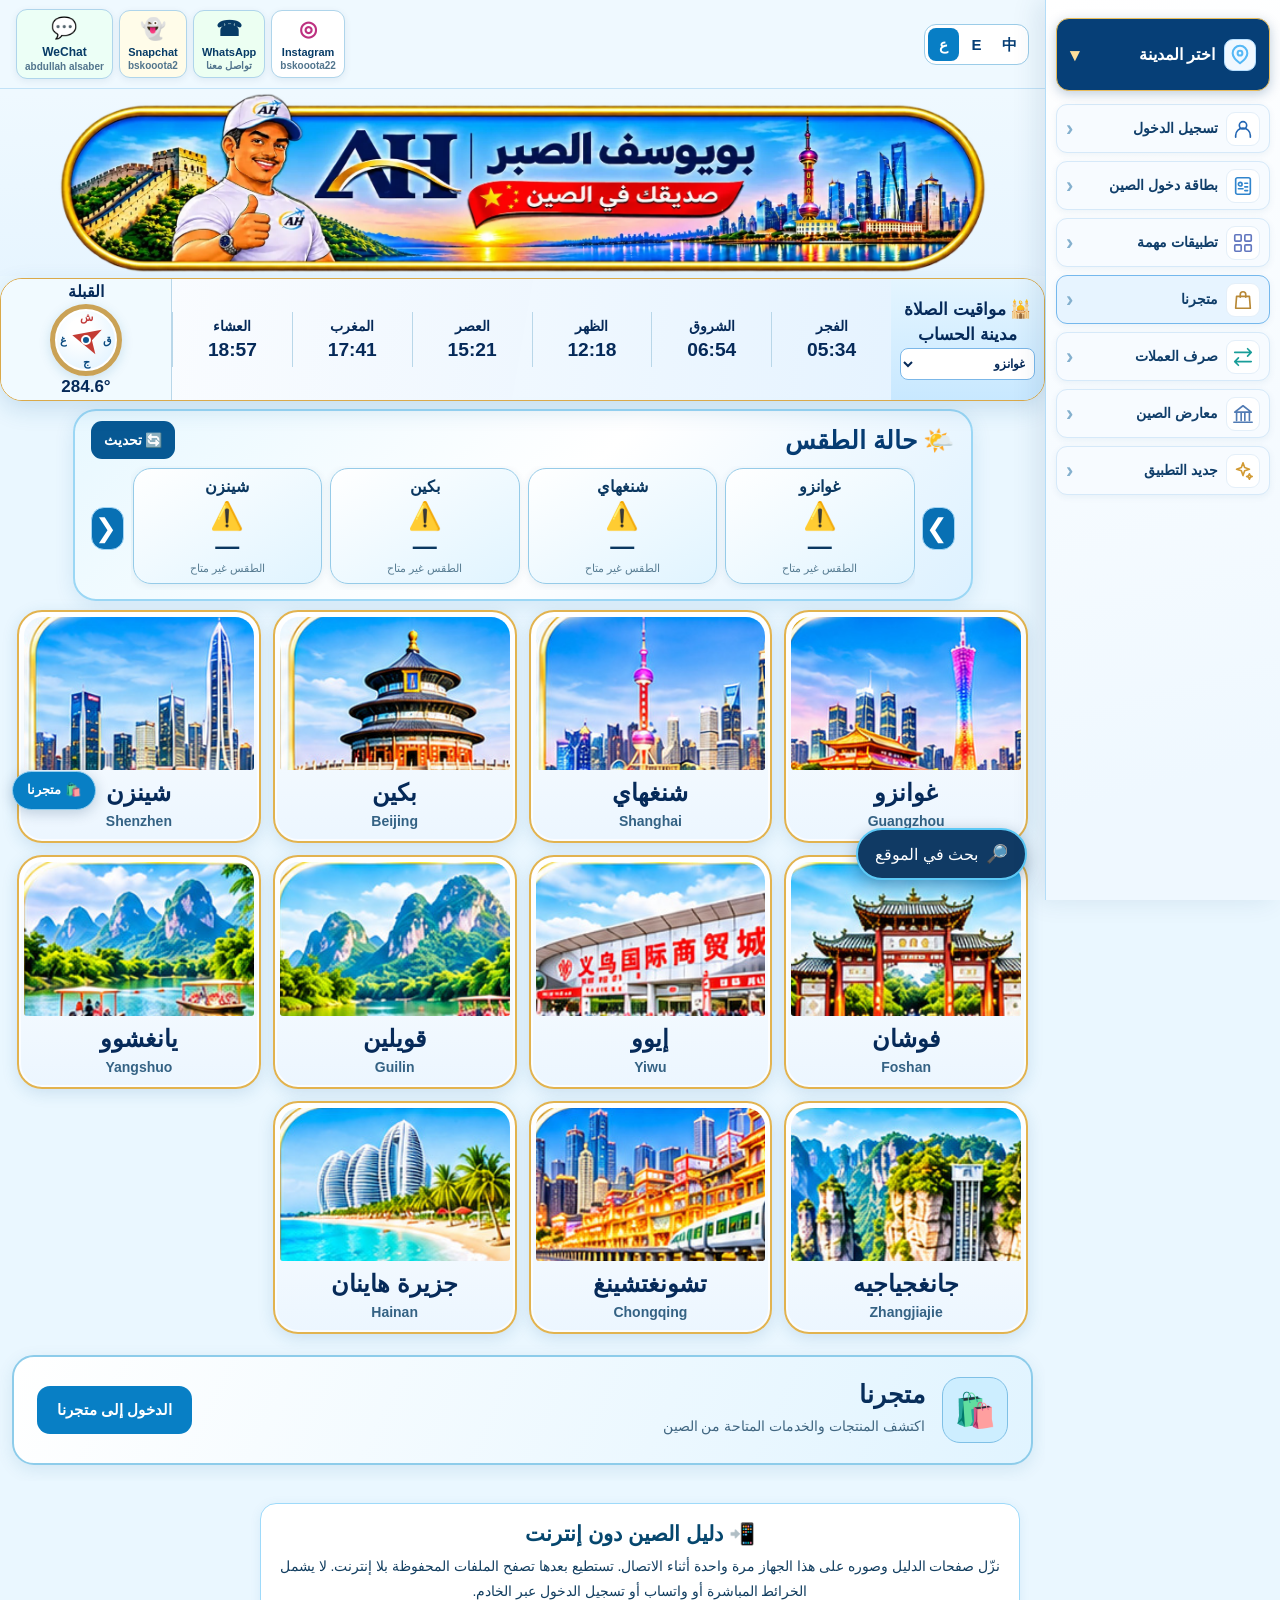
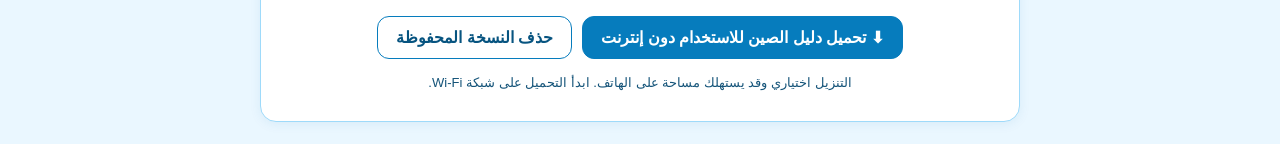
<file: index.html>
<!DOCTYPE html>

<html dir="rtl" lang="ar">
<head><meta charset="utf-8"/><meta content="width=device-width, initial-scale=1" name="viewport"/><meta content="#062a59" name="theme-color"/><title>بويوسف الصبر | اختر المدينة — بويوسف ٢</title>
<style>
:root{--ink:#062a59;--deep:#0b4c88;--blue:#0788d8;--gold:#daa94a;--line:#b7def8;--sidebar:204px}
*{box-sizing:border-box}body{margin:0;background:#eaf7ff;color:var(--ink);font-family:Tahoma,'Segoe UI',Arial,sans-serif}button,select{font:inherit}button{cursor:pointer}button:focus-visible,select:focus-visible{outline:3px solid #0076d7;outline-offset:3px}[hidden]{display:none!important}
.sidebar{position:fixed;inset:0 0 0 auto;z-index:25;width:var(--sidebar);overflow-y:auto;background:linear-gradient(165deg,#cdeaff,#f1faff 55%,#cee9fb);border-left:2px solid #8fc6e9;padding:17px 12px;display:flex;flex-direction:column;gap:15px;box-shadow:-8px 0 32px #174f7c19}
.sidebar-head{height:82px;flex-shrink:0;display:grid;place-items:center;border:2px solid var(--gold);border-radius:50%;background:linear-gradient(150deg,#fff,#d7edfd);box-shadow:0 3px 11px #115b9a25;color:var(--ink);font-size:17px;font-weight:900;text-align:center;line-height:1.3}
.nav-button{flex:1;min-height:96px;max-height:160px;border:1px solid #accfec;border-radius:24px;background:linear-gradient(155deg,#fff,#e6f5ff);box-shadow:0 5px 12px #226ca42a,inset 0 1px #fff;text-align:center;padding:13px 8px;display:flex;justify-content:center;align-items:center;flex-direction:column;gap:8px;color:var(--ink);font-size:19px;font-weight:800;transition:transform .15s,box-shadow .15s}.nav-button:hover{transform:translateX(-4px);box-shadow:0 9px 18px #226ca432}.nav-emoji{font-size:37px;line-height:1.1}
.page-shell{margin-right:var(--sidebar);min-height:100vh;overflow:hidden}.site-hero{position:relative;isolation:isolate;min-height:330px;text-align:center;padding:25px 10px 105px;background:linear-gradient(180deg,#dff3ff,#edf9ff 64%,#f9fcff)}
.site-hero:before{content:"";position:absolute;inset:0 0 0 auto;width:42%;background:linear-gradient(270deg,#e6f5ffbb,#e7f6ff00 77%),url('assets/skyline.jpg') center 70% /cover no-repeat;z-index:-2;opacity:.56}
.site-hero:after{content:"";position:absolute;top:0;bottom:0;left:0;width:31%;background:linear-gradient(90deg,#ebf7ffe0,#ecf8ff15 72%,#eaf7ff),url('assets/greatwall.jpg') left top / cover no-repeat;z-index:-2;opacity:.56}
.hero-title{position:relative;margin:30px auto 0;font-size:clamp(37px,5.6vw,71px);font-weight:900;line-height:1.22;text-shadow:0 2px 2px white}.hero-title span{color:#0569ad}.hero-subtitle{display:inline-block;background:#d0edffea;border-radius:99px;padding:9px 28px;margin-top:10px;font-size:clamp(18px,2.1vw,26px);font-weight:800}.hero-plane{position:absolute;left:44%;top:9px;font-size:34px;transform:rotate(-25deg);color:#0073bd}.social{position:absolute;top:14px;left:16px;display:flex;gap:8px;direction:ltr}.social button{border:1px solid #acd4f0;background:#fffffff2;border-radius:13px;padding:8px 7px;min-width:58px;font-size:12px;font-weight:700;color:var(--deep);box-shadow:0 2px 8px #2874a81b}.social b{display:block;font-size:22px}.social button:disabled{opacity:.85;cursor:not-allowed}
.skyline-band{position:absolute;inset:auto 0 0;height:99px;background:linear-gradient(0deg,#effbff 4%,#effbff33 45%,#eefaff10),url('assets/skyline.jpg') center 51%/cover no-repeat;z-index:-1;opacity:.88}
.prayer{max-width:1080px;margin:-33px auto 30px;position:relative;z-index:2;display:flex;align-items:stretch;border:1.5px solid var(--gold);border-radius:22px;background:linear-gradient(100deg,#ffffffee,#e0f1ffed);box-shadow:0 8px 23px #13639929;overflow:hidden;min-height:104px}
.prayer-title{min-width:153px;background:linear-gradient(#e4f5ff,#c8e8ff);display:flex;flex-direction:column;justify-content:center;align-items:center;padding:8px;font-weight:900;gap:5px;font-size:17px;text-align:center}.prayer-title select{width:135px;border:1px solid #7bb7e8;border-radius:8px;padding:4px;font-size:12px;background:white;color:var(--ink)}
.prayer-cells{flex:1;display:grid;grid-template-columns:repeat(6,minmax(0,1fr));align-content:center}.prayer-item{min-width:0;text-align:center;padding:13px 5px;border-left:1px solid #b9d7e9}.prayer-item strong{font-size:14px;display:block}.prayer-item span{display:block;font-weight:800;font-size:clamp(13px,1.5vw,20px);margin-top:7px;font-variant-numeric:tabular-nums;direction:ltr}.qibla{min-width:140px;display:flex;flex-direction:column;align-items:center;justify-content:center;border-right:1px solid #b9d7e9;padding:8px;text-align:center;font-size:13px}.qibla b{font-size:16px}.qibla small{margin-top:4px}
.prayer-note{max-width:1060px;margin:-22px auto 23px;color:#496e8b;text-align:center;font-size:11px;padding:0 10px}
.section-heading{display:flex;justify-content:center;align-items:center;gap:18px;margin:8px 0 25px}.section-heading:before,.section-heading:after{content:"";height:2px;max-width:230px;flex:1;background:linear-gradient(90deg,transparent,#0b8fd7,transparent)}.section-heading h2{font-size:clamp(22px,2.8vw,32px);margin:0;padding:12px 34px;border-radius:55px;border:1px solid #bbdef7;background:linear-gradient(110deg,#d5efff,#f6fbff);box-shadow:0 3px 10px #0b72af15}
.content{padding:0 17px 30px}.cities{display:grid;grid-template-columns:repeat(4,minmax(0,1fr));gap:17px;direction:rtl;max-width:1250px;margin:0 auto}.city-card{min-width:0;overflow:hidden;display:flex;flex-direction:column;align-items:stretch;padding:5px 5px 0;border:2px solid #e2b34f;border-radius:25px;background:linear-gradient(#fff,#ecf6ff);box-shadow:0 4px 16px #236a9f27,0 0 0 2px #ffffffbb inset;transition:transform .15s,box-shadow .15s;color:var(--ink)}.city-card:hover{transform:translateY(-4px);box-shadow:0 12px 23px #135a8e3c}.city-card img{display:block;width:100%;aspect-ratio:1.5;object-fit:cover;border-radius:19px 19px 3px 3px}.city-text{display:grid;place-items:center;min-height:71px;padding:8px 3px 11px;gap:4px}.city-text strong{font-size:clamp(17px,2vw,24px)}.city-text small{font-size:14px;font-weight:700;color:#346284}
.content-note{margin-top:21px;text-align:center;color:#537997;font-size:12px}.footer{padding:18px 10px;text-align:center;color:#527693;font-size:11px}
.detail{display:none;min-height:65vh;padding:40px 20px}.detail.active{display:block}.detail-box{max-width:630px;margin:30px auto;background:linear-gradient(150deg,#fff,#e4f3ff);border:1px solid #a9d4f2;border-radius:25px;padding:30px;text-align:center;box-shadow:0 10px 24px #245e9321}.detail-box h2{font-size:30px}.detail-box p{line-height:2}.detail-box img{width:min(380px,100%);border-radius:16px;max-height:230px;object-fit:cover}.back-button{border:0;color:white;font-weight:800;border-radius:12px;background:#0678be;padding:13px 24px}
.mobile-menu,.mobile-close,.shade{display:none}
@media(max-width:1100px){:root{--sidebar:174px}.nav-button{font-size:16px;min-height:87px}.sidebar{gap:10px}.cities{gap:12px}.prayer{margin-left:10px;margin-right:10px}}
@media(max-width:800px){.cities{grid-template-columns:repeat(3,minmax(0,1fr))}.prayer{flex-wrap:wrap}.prayer-title{min-width:50%;flex:1}.qibla{min-width:50%;flex:1}.prayer-cells{order:3;flex-basis:100%}.prayer-item{padding:10px 3px}.hero-title{margin-top:48px}}
@media(max-width:680px){:root{--sidebar:232px}.page-shell{margin-right:0}.sidebar{transform:translateX(110%);transition:transform .2s;box-shadow:-10px 0 50px #092b5666;padding-top:68px}.sidebar.open{transform:translateX(0)}.nav-button{flex:unset;min-height:95px;max-height:none}.mobile-menu{display:block;position:fixed;top:12px;right:12px;z-index:19;background:#fff;color:var(--ink);border:1px solid #70b8ed;border-radius:11px;padding:11px;font-weight:800;box-shadow:0 4px 15px #0e6aa336}.mobile-close{display:block;position:absolute;left:12px;top:11px;background:white;border:1px solid #b8d7ea;border-radius:8px;padding:8px}.shade.show{display:block;position:fixed;inset:0;z-index:24;background:#00284877}.site-hero{min-height:295px;padding:25px 12px 90px}.hero-title{margin-top:73px;font-size:clamp(33px,9vw,53px)}.hero-plane{top:43px;left:50%}.social{top:13px;left:10px;gap:3px}.social button{padding:5px;min-width:45px;font-size:10px}.social b{font-size:18px}.hero-subtitle{font-size:17px}.cities{grid-template-columns:repeat(2,minmax(0,1fr));gap:10px}.content{padding:0 10px 20px}.city-card{border-radius:18px}.city-card img{border-radius:14px 14px 2px 2px;aspect-ratio:1.25}.city-text{min-height:61px}.city-text strong{font-size:16px}.city-text small{font-size:12px}.section-heading h2{font-size:22px;padding:11px 15px}.prayer{margin-top:-27px}.prayer-cells{grid-template-columns:repeat(3,minmax(0,1fr))}.prayer-item strong{font-size:12px}.prayer-item span{font-size:16px}.prayer-title,.qibla{padding:11px 6px}.prayer-note{margin-top:-21px}}
@media(max-width:360px){.social{max-width:185px}.social button{min-width:38px}.cities{gap:7px}}
@media(prefers-reduced-motion:reduce){*{transition:none!important;scroll-behavior:auto!important}}

/* V003: shared, text-free header and a clean social bar */
.site-hero{min-height:315px;padding:26px 20px 120px;background:linear-gradient(180deg,#dff2ff 0%,#f5fbff 68%,#e4f5ff 100%)}
.site-hero:before{width:63%;opacity:.37;background:linear-gradient(270deg,#eefaffbb,#eaf8ff44 65%,#eaf8ff00),url('assets/skyline-clean.jpg') center 65%/cover no-repeat}
.site-hero:after{width:19%;top:70px;bottom:80px;opacity:.36;background:linear-gradient(90deg,#eaf7ff22,#eaf7ffbd),url('assets/pavilion-clean.jpg') center/cover no-repeat}
.skyline-band{height:89px;background:linear-gradient(0deg,#f3fbff 4%,#f3fbff55 40%,transparent),url('assets/skyline-clean.jpg') center center/cover no-repeat;opacity:.73}
.hero-title{z-index:2;margin:52px auto 0;max-width:calc(100% - 310px);text-shadow:0 2px 10px #fff,0 0 18px #fff}
.hero-subtitle{position:relative;z-index:2}
.social{position:absolute;top:15px;left:18px;z-index:5;display:flex;gap:9px;direction:ltr;padding:6px;background:#ffffffeb;border:1px solid #a6d9fc;border-radius:18px;box-shadow:0 5px 15px #1267a423}
.social-chip{display:flex;flex-direction:column;align-items:center;justify-content:center;min-width:67px;gap:4px;border:1px solid #d1e9fa;background:#f2faff;padding:6px;border-radius:13px;font-size:11px;font-weight:800;color:#125382}
.social-chip b{font-size:22px;line-height:1.1}
.top-home{display:block;position:absolute;right:16px;top:17px;z-index:6;padding:11px 16px;border-radius:14px;background:white;border:1px solid #92c8ee;color:var(--ink);font-weight:900;box-shadow:0 3px 12px #1c72ac32}
/* V003: clear Qibla compass; calculated heading, not device orientation */
.qibla{min-width:171px;gap:3px;padding:7px 10px;background:#f1faff}
.qibla strong{font-size:17px;direction:ltr}
.qibla small{font-size:10px;line-height:1.45;max-width:164px}
.compass{position:relative;width:94px;height:94px;flex-shrink:0;border:5px solid #caa256;border-radius:50%;background:radial-gradient(circle at 40% 35%,#fff 20%,#d8efff 100%);box-shadow:0 3px 12px #116a9c2b,inset 0 0 0 2px #fff}
.compass-n,.compass-e,.compass-s,.compass-w{position:absolute;font-weight:900;font-size:11px;color:#0a4a80;line-height:1}.compass-n{top:3px;left:50%;transform:translateX(-50%);color:#c23c3c}.compass-s{bottom:3px;left:50%;transform:translateX(-50%)}.compass-e{right:5px;top:50%;transform:translateY(-50%)}.compass-w{left:5px;top:50%;transform:translateY(-50%)}
.compass-needle{position:absolute;top:50%;left:50%;display:block;width:70px;height:70px;margin:-35px 0 0 -35px;text-align:center;font-size:40px;line-height:70px;color:#c33b34;text-shadow:0 1px 2px #fff;transform:rotate(-90deg);transition:transform .25s}
.compass-hub{position:absolute;width:10px;height:10px;background:#0d5791;border:2px solid white;border-radius:50%;top:50%;left:50%;transform:translate(-50%,-50%)}
.detail{padding-top:12px}
.detail-box{margin:14px auto}
@media(max-width:1050px){.hero-title{max-width:calc(100% - 260px);font-size:clamp(34px,5vw,56px)}.social-chip{min-width:58px}}
@media(max-width:800px){.hero-title{max-width:100%;margin-top:105px}.site-hero{padding-bottom:90px}.qibla{min-width:50%;flex:1}}
@media(max-width:680px){.site-hero{min-height:310px;padding:20px 9px 90px}.hero-title{margin-top:117px;font-size:clamp(31px,8.5vw,48px)}.hero-subtitle{font-size:16px}.social{left:8px;top:11px;padding:4px;gap:4px}.social-chip{min-width:51px;padding:5px 3px;font-size:9px}.social-chip b{font-size:18px}.top-home{top:59px;right:11px;padding:9px 12px;font-size:12px}.compass{width:88px;height:88px}.prayer-title,.qibla{min-width:50%}}
@media(max-width:370px){.hero-title{margin-top:130px}.social-chip{min-width:46px}}

/* V004: approved image header and independent responsive controls */
.site-hero,.site-hero:before,.site-hero:after{background:none!important;min-height:0!important;isolation:auto!important}
.site-hero{padding:0 0 18px!important;display:flex;flex-direction:column;align-items:stretch;overflow:visible;text-align:center;background:linear-gradient(#f3fbff,#e7f5ff)!important}
.site-hero:before,.site-hero:after{display:none!important}
.site-hero .hero-plane,.site-hero .hero-title,.site-hero .hero-subtitle,.site-hero .skyline-band{display:none!important}
.header-tools{position:relative;z-index:7;display:flex;align-items:center;justify-content:space-between;gap:14px;direction:ltr;padding:9px 16px;background:#eff9ff;border-bottom:1px solid #c2e2f7;min-height:66px}
.header-tools .social{position:static!important;direction:ltr;display:flex;gap:8px;padding:0!important;background:transparent!important;border:0!important;box-shadow:none!important}
.header-tools .social-chip{min-width:68px}
.header-actions{display:flex;align-items:center;gap:10px;direction:rtl}
.lang-control{display:flex;align-items:center;gap:8px;border:1px solid #b4d9f0;background:white;border-radius:14px;padding:7px 10px;font-weight:800;font-size:14px;color:#063e75;white-space:nowrap}
.lang-control select{max-width:130px;min-width:96px;border:1px solid #c1dff4;border-radius:8px;padding:5px 7px;background:#f6fbff;color:#073665;font-size:13px;cursor:pointer}
.nav-label{display:block}
.search-toggle{border:1px solid #9ecfed;background:linear-gradient(#fff,#d5eeff);padding:10px 19px;border-radius:14px;color:var(--ink);font-weight:900;box-shadow:0 3px 7px #0d5c8620}
.approved-header{display:block;width:min(100%,1350px);height:auto;max-height:none;object-fit:contain;margin:12px auto 0;border-radius:15px;box-shadow:0 8px 24px #0a528529}
.site-hero .top-home{position:static!important;align-self:flex-start;margin:8px 20px 0;z-index:7}
.search-panel{width:min(900px,calc(100% - 28px));align-self:center;text-align:start;border:1px solid #a8cdeb;background:#fff;border-radius:19px;padding:14px;box-shadow:0 10px 26px #0e5a8a21;z-index:8;margin:10px auto 0}
.search-panel label{display:block;font-weight:900;margin-bottom:8px;color:#052b59}
.search-line{display:flex;gap:8px;align-items:stretch}
.search-line input{flex:1;min-width:0;padding:13px;border:1px solid #91c3e8;border-radius:11px;background:#f8fdff;font:inherit}
.search-line button{border:0;border-radius:11px;background:#056eaf;color:#fff;padding:8px 17px;font:inherit;font-weight:800}
#searchClose{background:#e1effa;color:#164b75}
.search-results{display:grid;gap:7px;margin-top:10px;max-height:315px;overflow-y:auto}
.search-results button{padding:12px;text-align:start;border:1px solid #d3e7f6;border-radius:10px;background:#f4faff;color:#052a5b;display:flex;justify-content:space-between;gap:8px;font-weight:800}
.search-results button:hover{background:#d9eeff}
.search-results p{margin:3px 0;color:#486b86}
.prayer{margin-top:9px!important}
@media(max-width:800px){.header-tools{padding:9px 65px 9px 8px;flex-wrap:wrap}.approved-header{margin:8px auto 0}.site-hero{padding-bottom:9px!important}}
@media(max-width:680px){.header-tools{padding:10px 65px 8px 7px;gap:8px;min-height:60px}.header-tools .social{gap:3px}.header-tools .social-chip{min-width:47px!important;font-size:10px!important}.header-actions{flex-wrap:wrap;gap:5px}.lang-control{padding:5px 6px;font-size:12px}.lang-control select{max-width:92px;min-width:78px;font-size:11px}.search-toggle{padding:7px 10px;font-size:12px}.approved-header{border-radius:7px;margin:4px 0 0}.site-hero .top-home{margin:5px 12px 0}.search-panel{width:calc(100% - 18px);padding:10px}.search-line input{padding:8px}.search-line button{padding:7px 9px}.prayer{margin-top:7px!important}}
@media(max-width:410px){.header-tools{padding-right:57px}.header-tools .social-chip{min-width:42px!important;padding:4px 2px!important}.lang-control span{display:none}.lang-control select{min-width:73px;max-width:80px}}


/* V006 shared city page template - the V005 home page is untouched */
.city-detail{max-width:1360px;margin:0 auto;padding:18px 20px 45px;min-height:60vh}
.city-detail[hidden],#serviceDetail[hidden]{display:none!important}
.city-banner{display:flex;align-items:center;gap:22px;background:linear-gradient(110deg,#f8fcff,#dbefff);border:2px solid #d4a544;border-radius:27px;padding:17px;box-shadow:0 8px 26px #165c8d21;margin:8px auto 18px;max-width:1120px}
.city-banner img{width:240px;height:135px;object-fit:cover;border-radius:18px;border:2px solid #fff}
.city-banner h1{font-size:clamp(28px,4vw,47px);margin:6px 0;color:#07345f}
.city-banner p{margin:0;font-weight:700;color:#416b8d;font-size:18px}
.city-kicker{font-size:14px;background:#e6f5ff;color:#12598e;padding:7px 14px;border-radius:20px}
.breadcrumbs{display:flex;flex-wrap:wrap;gap:9px;justify-content:flex-start;max-width:1120px;margin:0 auto 16px}
.breadcrumbs button,.construction-box button{border:1px solid #68b5e7;background:linear-gradient(#fff,#d9efff);color:#064572;font-weight:800;padding:12px 17px;border-radius:14px;cursor:pointer}
.subpage-heading{text-align:center;font-size:clamp(23px,3.2vw,34px);color:#063b72;margin:15px auto 22px}
.section-cards{direction:rtl;display:grid;grid-template-columns:repeat(4,minmax(0,1fr));gap:17px;max-width:1190px;margin:0 auto}
.section-card{padding:5px 5px 14px;min-width:0;border:2px solid #e0ae42;background:linear-gradient(155deg,#fff,#e7f5ff);border-radius:25px;overflow:hidden;color:#092d58;cursor:pointer;box-shadow:0 6px 15px #20598421;transition:transform .2s,box-shadow .2s;text-align:center;display:flex;flex-direction:column}
.section-card:hover{transform:translateY(-4px);box-shadow:0 10px 24px #155f942b}.section-card:focus-visible{outline:3px solid #067ec9;outline-offset:3px}
.section-card img{width:100%;aspect-ratio:1.65;object-fit:cover;border-radius:20px 20px 5px 5px;background:#eef7fb}
.section-card .section-icon{align-self:center;display:grid;place-items:center;width:49px;height:49px;margin-top:-23px;border-radius:50%;border:3px solid #d3a33b;background:#f9fdff;font-size:24px;z-index:1;box-shadow:0 3px 8px #205e9624}
.section-card strong{font-size:clamp(16px,1.8vw,22px);margin:6px 3px 4px}
.section-card small{font-size:12px;color:#376b93;margin:auto 3px 2px;line-height:1.5}
.construction-box{max-width:640px;margin:20px auto;background:#f4fbff;border:1.5px solid #b5d7ef;border-radius:23px;padding:28px;text-align:center;box-shadow:0 10px 24px #0b5d9220}.construction-icon{font-size:46px}.construction-box p{font-size:20px;font-weight:800}
#cityDetail .breadcrumbs button[hidden]{display:none}
@media(max-width:1100px){.section-cards{grid-template-columns:repeat(3,minmax(0,1fr))}}
@media(max-width:760px){.section-cards{grid-template-columns:repeat(2,minmax(0,1fr));gap:10px}.city-banner{gap:11px;padding:11px}.city-banner img{width:38%;height:110px}.city-banner h1{font-size:25px}.city-detail{padding:12px 10px 25px}.section-card{border-radius:18px}.section-card img{border-radius:14px 14px 3px 3px}.section-card .section-icon{width:41px;height:41px;font-size:21px;margin-top:-18px}}
@media(max-width:380px){.section-cards{gap:7px}.section-card strong{font-size:14px}.section-card small{font-size:11px}.city-banner img{height:94px}}

/* V007: Guangzhou listings only; V006 cards, header, sidebar and other cities unchanged */
.gz-listing{max-width:1180px;margin:12px auto 30px;direction:rtl;text-align:right}
.gz-count{margin:8px 0 13px;text-align:center;color:#315f83;font-size:14px;font-weight:750}
.gz-controls{display:flex;flex-wrap:wrap;gap:10px;align-items:center;justify-content:center;background:#f5fbff;border:1px solid #9ac9e6;border-radius:16px;padding:13px;margin:12px auto}
.gz-controls input{width:min(100%,340px);flex:1;min-width:180px;font:inherit;border:1px solid #8bbde2;border-radius:12px;padding:12px;background:#fff;color:#07345f}
.gz-pills{display:flex;gap:7px;flex-wrap:wrap;justify-content:center}
.gz-pill{padding:9px 13px;border:1px solid #cba54e;border-radius:25px;background:#fff;color:#164b76;font:inherit;font-size:13px;font-weight:800;cursor:pointer}
.gz-pill.active{background:#065f99;color:#fff;border-color:#065f99}
.gz-grid{display:grid;grid-template-columns:repeat(2,minmax(0,1fr));gap:13px}
.gz-place{border:1.8px solid #d2aa54;background:linear-gradient(160deg,#fff,#f0f9ff);border-radius:19px;padding:17px 16px;box-shadow:0 4px 13px #1f608d14;min-width:0;overflow-wrap:anywhere}
.gz-place.highlight{outline:3px solid #0a83c5;outline-offset:2px}
.gz-place-image{display:block;width:100%;height:170px;object-fit:cover;border-radius:13px;margin:3px 0 10px;background:#e7f5fc}
.gz-place h3{font-size:19px;color:#093c6a;margin:0 0 8px;line-height:1.55}
.gz-place .gz-en{color:#476982;font-weight:750;direction:ltr;text-align:right;margin:3px 0;font-size:15px}
.gz-place .gz-zh{font-size:17px;color:#154e79;font-weight:850;direction:ltr;text-align:right;margin:3px 0}
.gz-place .gz-info{color:#42627a;line-height:1.7;font-size:13px;margin:7px 0;white-space:pre-wrap}
.gz-tag{display:inline-block;background:#e0f1ff;border:1px solid #acd0ea;color:#145a8e;border-radius:30px;font-size:12px;padding:5px 10px;margin-bottom:9px;font-weight:800}
.gz-buttons{display:flex;flex-wrap:wrap;gap:7px;margin-top:14px}
.gz-buttons button,.gz-buttons a{font:inherit;font-weight:850;font-size:13px;border:1px solid #5cafd9;padding:10px 11px;min-height:41px;border-radius:12px;text-decoration:none;color:#085184;background:#fff;cursor:pointer;display:inline-flex;gap:5px;align-items:center}
.gz-buttons .gz-amap{color:#fff;background:#087cb7;border-color:#087cb7}
.gz-empty{border:1px solid #d7dfe4;background:#f9fcff;border-radius:14px;padding:24px;text-align:center;color:#3e6785}
.gz-info-panel{border:2px solid #dfb459;border-radius:20px;background:#fff;padding:28px;line-height:1.9;color:#1d4d72;font-size:17px}
.gz-copynote{color:#436e8a;font-size:12px;margin-top:8px}
.gz-pagination{text-align:center;margin:20px auto}
.gz-pagination button{border:1px solid #6bb4dc;background:#e5f5ff;color:#07578a;padding:10px 23px;border-radius:13px;font-weight:800;font:inherit;cursor:pointer}
@media(max-width:720px){.gz-grid{grid-template-columns:1fr}.gz-place{padding:14px}.gz-place h3{font-size:17px}.gz-controls{padding:10px}.gz-pill{font-size:12px;padding:8px 10px}}

/* V008: scoped ONLY to Guangzhou city & section pages. Home and ten other cities unchanged. */
body.gz-v008 .site-hero .approved-header{display:none!important}
body.gz-v008 .site-hero{padding-bottom:7px;min-height:0}
body.gz-v008 .header-tools{margin-bottom:4px}
body.gz-v008 .city-detail{margin-top:7px}
body.gz-v008 .city-banner{border:2px solid #d7a83b;box-shadow:0 5px 18px #1d639b22;background:linear-gradient(125deg,#d0efff,#fff 55%,#e6f5ff)}
body.gz-v008 .section-card{border-color:#d7a83b;box-shadow:0 5px 13px #215a8124}
body.gz-v008 .gz-listing{max-width:1200px;width:100%;margin-top:8px}
body.gz-v008 .gz-controls{background:transparent;border:none;box-shadow:none;padding:5px 0 11px;display:flex;flex-direction:column;align-items:stretch;gap:11px}
body.gz-v008 .gz-controls input{width:100%;max-width:540px;flex:auto;align-self:center;border:1px solid #96bfdc;background:#fff;box-shadow:0 2px 7px #1b64991a}
body.gz-v008 .gz-pills{display:flex;width:100%;flex-wrap:nowrap;justify-content:flex-start;overflow-x:auto;overscroll-behavior-x:contain;scroll-snap-type:x proximity;gap:9px;padding:8px 4px 13px;scrollbar-width:thin;direction:rtl;-webkit-overflow-scrolling:touch}
body.gz-v008 .gz-pill{min-width:91px;max-width:140px;min-height:79px;flex:0 0 auto;display:flex;flex-direction:column;align-items:center;justify-content:center;gap:4px;border:1.7px solid #dfa930;border-radius:16px;padding:8px 9px;color:#103960;background:linear-gradient(160deg,#fff,#eef8ff);box-shadow:0 3px 5px #18528820;font-size:12px;line-height:1.35;white-space:normal;text-align:center;scroll-snap-align:start;transition:background .14s,color .14s}
body.gz-v008 .gz-pill .gz-filter-icon{font-size:24px;line-height:1.1;display:block}
body.gz-v008 .gz-pill.active{background:linear-gradient(145deg,#03538e,#0786d1);color:white;border-color:#e6b245;box-shadow:0 3px 10px #086ab155}
body.gz-v008 .gz-count{text-align:right;font-size:14px;font-weight:900;color:#0b5489;margin:4px 0 13px}
body.gz-v008 .gz-grid{grid-template-columns:1fr;gap:11px}
body.gz-v008 .gz-place{position:relative;border:1.6px solid #d7ac45;border-radius:17px;padding:17px 20px;box-shadow:0 4px 12px #296b9b12;background:linear-gradient(120deg,#fff,#f3faff)}
body.gz-v008 .gz-place h3{font-size:18px;margin:3px 0 5px;color:#092f57}
body.gz-v008 .gz-place .gz-tag{background:#d7efff;border:0;padding:5px 12px}
body.gz-v008 .gz-place .gz-info{font-size:13px;margin:6px 0;color:#416780}
body.gz-v008 .gz-place-image{display:none!important}
body.gz-v008 .gz-buttons{display:flex;gap:7px;flex-wrap:wrap;margin-top:11px;padding-top:10px;border-top:1px solid #e0ebf3}
body.gz-v008 .gz-buttons button, body.gz-v008 .gz-buttons a{min-width:62px;min-height:52px;display:flex;flex-direction:column;justify-content:center;align-items:center;gap:2px;border-radius:12px;border:1px solid #9eb8ce;background:linear-gradient(#fff,#f2f9ff);color:#092d51;padding:5px 10px;font-size:11px;font-weight:900;text-align:center;line-height:1.2;transition:transform .15s,box-shadow .15s}
body.gz-v008 .gz-buttons a.gz-amap{background:linear-gradient(#fff,#f2f9ff);border-color:#9eb8ce;color:#092d51}
body.gz-v008 .gz-buttons button:hover,body.gz-v008 .gz-buttons a:hover{transform:translateY(-2px);box-shadow:0 4px 9px #126daa27}
body.gz-v008 .gz-action-icon{font-size:19px;line-height:1.2}
body.gz-v008 .gz-action-didi .gz-action-icon{color:#e87922}
body.gz-v008 .gz-action-amap .gz-action-icon{color:#078dc6}
@media(max-width:620px){body.gz-v008 .gz-place{padding:13px 12px}body.gz-v008 .gz-pill{min-width:77px;max-width:115px;font-size:11px;min-height:75px}body.gz-v008 .gz-place h3{font-size:16px}body.gz-v008 .gz-buttons button,body.gz-v008 .gz-buttons a{min-width:60px;min-height:48px}body.gz-v008 .site-hero{padding-top:4px}}

/* V009: compact reference A44 layout — ONLY when in Guangzhou. No changes to home or 10 other cities. */
body.gz-v008 .site-hero{padding:0!important;margin:0!important;min-height:0!important;background:#f0faff!important}
body.gz-v008 .site-hero .top-home{display:none!important}
body.gz-v008 .header-tools{padding:8px 16px!important;margin:0!important;min-height:49px;background:linear-gradient(#f1faff,#eaf7ff);border-bottom:1px solid #c5dcec}
body.gz-v008 .header-tools .social-chip{padding:4px 6px;font-size:9px;min-width:50px;box-shadow:0 2px 5px #345c7415}
body.gz-v008 .header-tools .social-chip b{font-size:16px}
body.gz-v008 .city-detail{width:100%;max-width:none;margin:0;padding:8px 22px 38px;min-height:60vh}
body.gz-v008 .city-banner{max-width:none;min-height:116px;margin:0 0 8px;padding:11px 16px;gap:16px;display:flex;flex-direction:row;justify-content:flex-start;align-items:center;border-radius:21px;background:linear-gradient(105deg,#e3f6ff,#fff 52%,#d4edff);box-shadow:0 3px 9px #1365a719}
body.gz-v008 .city-banner img{width:168px;height:96px;max-width:40%;flex:0 0 auto;object-fit:cover;border-radius:13px;display:block}
body.gz-v008 .city-banner h1{font-size:clamp(25px,3vw,35px);margin:5px 0 1px;line-height:1.15}
body.gz-v008 .city-banner p{font-size:14px}
body.gz-v008 .city-banner .city-kicker{display:inline-block;padding:3px 10px;font-size:11px}
body.gz-v008 #globalPrayer{width:100%;margin:0 auto 7px}
body.gz-v008 .prayer{max-width:none;width:100%;margin:0 auto 2px!important;min-height:94px;border-radius:16px;border:1px solid #e5ae39;box-shadow:0 3px 11px #174f7f12;background:linear-gradient(90deg,#f8fdff,#e1f3ff)}
body.gz-v008 .prayer-title{min-width:145px;width:145px;font-size:13px;gap:4px;padding:7px}
body.gz-v008 .prayer-title select{font-size:12px;width:125px}
body.gz-v008 .prayer-item{padding:10px 3px}
body.gz-v008 .prayer-item strong{font-size:12px}
body.gz-v008 .prayer-item span{font-size:clamp(12px,1.4vw,16px);margin-top:5px}
body.gz-v008 .qibla{min-width:114px;width:114px;padding:4px 8px;gap:2px;font-size:10px}
body.gz-v008 .qibla .compass{width:68px;height:68px}
body.gz-v008 .qibla b{font-size:12px}
body.gz-v008 .qibla strong{font-size:13px}
body.gz-v008 .qibla small{font-size:8px;line-height:1.18}
body.gz-v008 .prayer-note{max-width:none;text-align:center;font-size:10px;margin:3px auto 5px;padding:0 8px}
body.gz-v008 .breadcrumbs{width:100%;max-width:none;margin:8px auto 9px;display:flex;gap:7px;justify-content:flex-start}
body.gz-v008 .breadcrumbs button{font-size:12px;padding:8px 12px;border-radius:9px;box-shadow:0 2px 4px #2b5f7d12}
body.gz-v008 .subpage-heading{text-align:right;font-size:23px;line-height:1.3;margin:2px 2px 4px;color:#073764}
body.gz-v008 #citySectionsArea .subpage-heading{margin:12px 4px 16px}
body.gz-v008 .gz-listing{width:100%;max-width:none;margin:0 auto 18px}
body.gz-v008 .gz-controls{display:flex;flex-direction:column;gap:6px;padding:4px 0 6px;margin:0}
body.gz-v008 .gz-controls input{width:100%;max-width:360px;align-self:flex-start;min-height:36px;font-size:12px;padding:7px 12px;border-radius:9px}
body.gz-v008 .gz-pills{padding:4px 1px 7px;gap:7px;justify-content:flex-start}
body.gz-v008 .gz-pill{min-height:62px;min-width:80px;max-width:155px;border-radius:12px;gap:3px;padding:5px 9px;font-size:11px;box-shadow:0 2px 4px #154b7b17}
body.gz-v008 .gz-filter-icon{font-size:20px}
body.gz-v008 .gz-count{text-align:right;font-size:12px;margin:2px 4px 8px;color:#104f82}
body.gz-v008 .gz-grid{gap:8px}
body.gz-v008 .gz-place{padding:12px 14px 11px;border-radius:15px;border:1px solid #d5ab44;background:linear-gradient(100deg,#fff,#f5fbff);box-shadow:0 2px 6px #18588d12;min-height:0}
body.gz-v008 .gz-place h3{font-size:15px;margin:2px 0 2px;line-height:1.35}
body.gz-v008 .gz-place .gz-tag{padding:2px 8px;font-size:10px;margin:0 0 4px}
body.gz-v008 .gz-place .gz-en{font-size:12px;line-height:1.4;margin:1px 0}
body.gz-v008 .gz-place .gz-zh{font-size:12px;line-height:1.4;margin:1px 0}
body.gz-v008 .gz-place .gz-info{font-size:11px;line-height:1.45;margin:3px 0;color:#536f80}
body.gz-v008 .gz-buttons{justify-content:flex-start;gap:5px;border:0;padding:3px 0 0;margin-top:7px}
body.gz-v008 .gz-buttons button,body.gz-v008 .gz-buttons a{min-width:51px;min-height:41px;padding:4px 7px;border-radius:9px;gap:1px;font-size:10px;box-shadow:0 1px 3px #235b801c}
body.gz-v008 .gz-action-icon{font-size:16px}
@media (max-width:820px){body.gz-v008 .city-detail{padding:8px 12px 20px}body.gz-v008 .city-banner{min-height:95px;padding:9px}body.gz-v008 .city-banner img{width:142px;height:85px}body.gz-v008 .prayer{flex-wrap:wrap}body.gz-v008 .prayer-title{min-width:50%;width:50%}body.gz-v008 .qibla{min-width:50%;width:50%}body.gz-v008 .prayer-cells{order:3;flex-basis:100%}body.gz-v008 .gz-pill{min-width:78px}}
@media (max-width:680px){body.gz-v008 .header-tools{padding:9px 62px 7px 7px!important}body.gz-v008 .city-detail{padding:5px 9px 25px}body.gz-v008 .city-banner{border-radius:15px;gap:9px;margin:2px auto 6px}body.gz-v008 .city-banner img{width:37%;height:80px}body.gz-v008 .city-banner h1{font-size:24px}body.gz-v008 .city-banner p{font-size:12px}body.gz-v008 .prayer-cells{grid-template-columns:repeat(3,minmax(0,1fr))}body.gz-v008 .prayer-item{padding:7px 1px}body.gz-v008 .prayer-item strong{font-size:11px}body.gz-v008 .prayer-item span{font-size:13px}body.gz-v008 .breadcrumbs{gap:5px}body.gz-v008 .breadcrumbs button{padding:8px;font-size:11px}body.gz-v008 .subpage-heading{font-size:19px}body.gz-v008 .gz-controls input{max-width:100%}body.gz-v008 .gz-place{padding:10px}body.gz-v008 .gz-place h3{font-size:14px}body.gz-v008 .gz-place .gz-info{font-size:11px}}

/* V010 Guangzhou reference layout */
.gz-topbar{display:none}
body.gz-v010 .gz-topbar{display:grid;grid-template-columns:auto minmax(320px,1fr) auto;align-items:center;gap:18px;padding:12px 22px 10px;margin-right:0;background:linear-gradient(180deg,#b9e3ff,#d9f0ff 55%,#e9f7ff);border-bottom:2px solid #7cc0ee;box-shadow:0 6px 18px #145b8f10}
body.gz-v010 .page-shell{background:linear-gradient(180deg,#dff3ff 0%,#eaf7ff 100%)}
body.gz-v010 .site-hero{display:none!important}
body.gz-v010 .gz-brand{justify-self:end;font-size:clamp(24px,3vw,42px);font-weight:900;color:#083767;display:flex;align-items:center;gap:10px;white-space:nowrap}
body.gz-v010 .gz-brand span{font-size:clamp(30px,3.5vw,48px)}
body.gz-v010 .gz-topbar-left{display:flex;align-items:center;gap:12px;justify-self:start;min-width:0;flex-wrap:wrap}
body.gz-v010 .gz-lang-pills{display:flex;gap:10px;flex-wrap:wrap}
body.gz-v010 .gz-lang-pill{border:2px solid #7baed8;background:linear-gradient(180deg,#ffffff,#edf6ff);border-radius:20px;padding:10px 18px;font-weight:900;color:#11406f;box-shadow:0 4px 10px #14577f14;min-width:72px}
body.gz-v010 .gz-lang-pill.active{background:linear-gradient(180deg,#035592,#0b87d1);color:#fff;border-color:#e4b13f}
body.gz-v010 .gz-social-mini{display:flex;gap:8px;flex-wrap:wrap}
body.gz-v010 .gz-social-mini .social-chip{padding:6px 10px;font-size:11px;min-width:56px;border-radius:12px;background:#ffffffd6;border:1px solid #afcff0;box-shadow:0 2px 6px #134e7610}
body.gz-v010 .gz-social-mini .social-chip b{font-size:15px}
body.gz-v010 #gzSearchHost{width:100%;max-width:620px;justify-self:center}
body.gz-v010 #gzSearchHost .search-panel{display:block!important;position:relative!important;top:auto!important;left:auto!important;right:auto!important;max-width:none!important;margin:0!important;padding:0!important;border:none!important;background:transparent!important;box-shadow:none!important}
body.gz-v010 #gzSearchHost .search-panel label{display:none}
body.gz-v010 #gzSearchHost .search-line{display:flex;align-items:center;background:#fff;border:2px solid #6aa6d2;border-radius:22px;padding:4px 8px 4px 16px;box-shadow:0 4px 11px #1c5d8e10}
body.gz-v010 #gzSearchHost .search-line input{flex:1;border:0;background:transparent;min-height:46px;color:#0b3058;font-size:18px;font-weight:700}
body.gz-v010 #gzSearchHost .search-line button[type="submit"]{border:0;background:linear-gradient(180deg,#eef7ff,#d6ecff);color:#0b3e70;border-radius:16px;padding:10px 15px;font-weight:800}
body.gz-v010 #gzSearchHost #searchClose{display:none}
body.gz-v010 #gzSearchHost .search-results{position:absolute;z-index:30;top:calc(100% + 8px);right:8px;left:8px;background:#fff;border:1px solid #9dc8e9;border-radius:16px;box-shadow:0 10px 24px #0e4d7d18;max-height:280px;overflow:auto;padding:8px}
body.gz-v010 .sidebar{background:linear-gradient(180deg,#c1e8ff,#edf8ff 62%,#d9efff);padding-top:104px}
body.gz-v010 .sidebar:after{content:"";display:block;min-height:160px;background:linear-gradient(180deg,transparent,#d7edff),url('assets/guangzhou.jpg') center bottom/cover no-repeat;border-radius:22px 22px 0 0;opacity:.18;margin-top:auto}
body.gz-v010 .city-detail{display:block;padding:18px 22px 36px;max-width:none}
body.gz-v010 .gz-overview{display:grid;grid-template-columns:minmax(0,1.15fr) minmax(280px,.78fr);gap:18px;align-items:stretch;margin-bottom:18px}
body.gz-v010 .city-banner{max-width:none;margin:0;min-height:164px;border:2px solid #dca62c;border-radius:26px;padding:18px 22px;background:linear-gradient(135deg,#d7f0ff 0%,#ffffff 54%,#bfe6ff 100%);box-shadow:0 8px 22px #1f689618;display:flex;flex-direction:row-reverse;justify-content:space-between;align-items:center}
body.gz-v010 .city-banner img{width:230px;height:132px;border-radius:20px;border:3px solid #f0fbff;box-shadow:0 8px 18px #1d60911c;order:2}
body.gz-v010 .city-banner h1{font-size:clamp(42px,4vw,60px);margin:6px 0 4px;color:#073a67}
body.gz-v010 .city-banner p{font-size:18px;margin:0;color:#274c70;font-weight:800}
body.gz-v010 .city-banner .city-kicker{display:inline-block;background:#eff7ff;border:1px solid #b6d9f0;border-radius:999px;padding:7px 12px;font-size:13px;font-weight:800;color:#27608f;margin-bottom:10px}
body.gz-v010 #globalPrayer{margin:0}
body.gz-v010 .prayer{max-width:none;margin:0!important;display:flex;align-items:stretch;border:2px solid #dca62c;border-radius:26px;box-shadow:0 8px 22px #1f689618;background:linear-gradient(140deg,#eef8ff,#ffffff);overflow:hidden;min-height:164px}
body.gz-v010 .prayer-title{min-width:178px;background:linear-gradient(180deg,#edf8ff,#dbf0ff);font-size:22px;font-weight:900;padding:16px 14px;gap:9px}
body.gz-v010 .prayer-title select{width:150px;font-size:14px;border-radius:10px;padding:6px}
body.gz-v010 .prayer-cells{grid-template-columns:repeat(6,minmax(0,1fr));align-items:stretch}
body.gz-v010 .prayer-item{padding:16px 8px}
body.gz-v010 .prayer-item strong{font-size:20px;color:#083767}
body.gz-v010 .prayer-item span{font-size:22px;font-weight:900;color:#0e3a64}
body.gz-v010 .qibla{min-width:210px;padding:14px 10px;border-right:1px solid #c9deeb;background:linear-gradient(180deg,#f9fdff,#eef7ff)}
body.gz-v010 .qibla b{font-size:22px;color:#083766}
body.gz-v010 .qibla strong{font-size:34px;color:#074b86}
body.gz-v010 .qibla .compass{width:118px;height:118px;margin:8px auto}
body.gz-v010 .qibla small{font-size:13px;line-height:1.35;max-width:140px}
body.gz-v010 .prayer-note{font-size:13px;margin:8px 0 0;color:#486e8f}
body.gz-v010 .breadcrumbs{display:none!important}
body.gz-v010 #citySectionsArea{display:block!important;margin-bottom:18px}
body.gz-v010 #citySectionHeading{display:none}
body.gz-v010 .section-cards{max-width:none;grid-template-columns:repeat(4,minmax(0,1fr));gap:18px}
body.gz-v010 .section-card{min-height:138px;padding:20px 14px;border:2px solid #d7a538;border-radius:24px;background:linear-gradient(180deg,#fafdff,#eef8ff);box-shadow:0 8px 18px #2b6f9f16;align-items:center;justify-content:center}
body.gz-v010 .section-card img{display:none!important}
body.gz-v010 .section-card .section-icon{width:auto;height:auto;margin:0 0 12px;border:0;background:transparent;box-shadow:none;font-size:52px}
body.gz-v010 .section-card strong{font-size:22px;line-height:1.3;text-align:center}
body.gz-v010 .section-card small{display:none}
body.gz-v010 .section-card.active{background:linear-gradient(180deg,#d8f0ff,#ffffff);box-shadow:0 8px 22px #1d6a9d22;border-color:#ddaa37}
body.gz-v010 #sectionContentArea{display:block!important;background:linear-gradient(180deg,#f6fbff,#ecf7ff);border:1px solid #c8def0;border-radius:26px;padding:18px 18px 16px;box-shadow:0 8px 22px #1c5f8b14}
body.gz-v010 #sectionContentTitle{display:none}
body.gz-v010 .gz-listing{max-width:none;margin:0}
body.gz-v010 .gz-panel-head{display:flex;align-items:flex-start;justify-content:space-between;gap:14px;margin-bottom:14px;padding-bottom:12px;border-bottom:1px solid #d5e7f4}
body.gz-v010 .gz-panel-head .gz-section-title{font-size:26px;font-weight:900;color:#0a3460;line-height:1.3}
body.gz-v010 .gz-panel-head .gz-section-count{font-size:18px;font-weight:900;color:#a26b00;margin-top:6px}
body.gz-v010 .gz-panel-head .gz-panel-icon{font-size:34px}
body.gz-v010 .gz-section-tools{display:flex;gap:12px;flex-wrap:wrap;align-items:center;justify-content:space-between;margin-bottom:14px}
body.gz-v010 .gz-return-buttons{display:flex;gap:10px;flex-wrap:wrap}
body.gz-v010 .gz-return-buttons button{border:2px solid #5fa3d0;background:linear-gradient(180deg,#ffffff,#eaf6ff);color:#083d6b;padding:11px 18px;border-radius:18px;font-weight:900;box-shadow:0 4px 10px #1a5e8b10}
body.gz-v010 .gz-controls{display:flex;flex-direction:column;gap:12px;background:transparent;border:none;padding:0;margin:0}
body.gz-v010 .gz-controls input{max-width:360px;align-self:flex-start;border:1px solid #8ab8d8;border-radius:16px;padding:12px 14px;font-size:16px;box-shadow:none}
body.gz-v010 .gz-pills{flex-wrap:nowrap;overflow-x:auto;gap:10px;padding:4px 2px 2px;justify-content:flex-start}
body.gz-v010 .gz-pill{min-width:96px;min-height:70px;max-width:120px;border-radius:18px;border:2px solid #dda63a;background:#fff;padding:10px 8px;display:flex;flex-direction:column;align-items:center;justify-content:center;gap:6px;font-size:14px;font-weight:900;color:#0d3963;box-shadow:0 4px 10px #1e5e8812}
body.gz-v010 .gz-pill.active{background:linear-gradient(180deg,#02558f,#0b8ad3);color:#fff;border-color:#e4b13f}
body.gz-v010 .gz-filter-icon{font-size:26px}
body.gz-v010 .gz-count{display:none}
body.gz-v010 .gz-grid{grid-template-columns:1fr;gap:12px}
body.gz-v010 .gz-place{display:grid;grid-template-columns:190px minmax(0,1fr) 94px;gap:16px;align-items:center;padding:14px 16px;border:1.8px solid #d6aa45;border-radius:22px;background:linear-gradient(180deg,#ffffff,#f6fbff);box-shadow:0 6px 12px #215f8910;direction:ltr}
body.gz-v010 .gz-place-main{direction:rtl;text-align:right}
body.gz-v010 .gz-place-side{display:grid;place-items:center;width:94px;min-height:94px;border:1px solid #a9d1ec;border-radius:20px;background:linear-gradient(180deg,#e6f5ff,#cfeaff);color:#2271a5;font-size:42px;box-shadow:inset 0 1px 0 #fff}
body.gz-v010 .gz-place-top{display:flex;gap:8px;align-items:center;flex-wrap:wrap;margin-bottom:4px}
body.gz-v010 .gz-tag{background:#d8eeff;border:0;padding:7px 14px;border-radius:999px;font-size:15px;color:#1b5a89;margin:0;font-weight:900}
body.gz-v010 .gz-place h3{font-size:24px;margin:0 0 5px;color:#092f56;line-height:1.35}
body.gz-v010 .gz-place .gz-en{font-size:18px;margin:2px 0;color:#223b52;text-align:right;direction:ltr}
body.gz-v010 .gz-place .gz-zh{font-size:18px;margin:2px 0;color:#0a4370;text-align:right}
body.gz-v010 .gz-place .gz-info{font-size:14px;line-height:1.6;margin:4px 0;color:#4d697d}
body.gz-v010 .gz-place-actions{display:flex;gap:8px;align-items:center;justify-content:flex-start;flex-wrap:wrap}
body.gz-v010 .gz-buttons{display:contents}
body.gz-v010 .gz-buttons button,body.gz-v010 .gz-buttons a{min-width:54px;min-height:54px;border-radius:16px;border:1px solid #9cb8cc;background:linear-gradient(180deg,#ffffff,#eef7ff);display:flex;flex-direction:column;justify-content:center;align-items:center;gap:2px;padding:6px 8px;color:#092d52;box-shadow:none;font-size:12px;font-weight:900;text-decoration:none}
body.gz-v010 .gz-action-icon{font-size:24px}
body.gz-v010 .gz-action-didi .gz-action-icon{color:#f08c29}
body.gz-v010 .gz-action-amap .gz-action-icon{color:#159ad6}
body.gz-v010 .gz-pagination{margin-top:14px}
body.gz-v010 .gz-pagination button{border:2px solid #74b6dd;background:linear-gradient(180deg,#ffffff,#e8f6ff);border-radius:18px;padding:11px 18px;color:#0b4b7e;font-weight:900}
body.gz-v010 .gz-info-panel{border:1.8px solid #d7aa45;border-radius:22px;padding:18px 20px;background:#fff;line-height:1.9}
@media(max-width:1180px){body.gz-v010 .gz-topbar{grid-template-columns:1fr;justify-items:stretch}body.gz-v010 .gz-brand{justify-self:center;order:-1}body.gz-v010 .gz-topbar-left{justify-content:center}body.gz-v010 #gzSearchHost{max-width:none}body.gz-v010 .gz-overview{grid-template-columns:1fr}body.gz-v010 .section-cards{grid-template-columns:repeat(2,minmax(0,1fr))}body.gz-v010 .gz-place{grid-template-columns:1fr 84px}body.gz-v010 .gz-place-actions{grid-column:1/-1;order:3;padding-top:8px;border-top:1px solid #e3eef5}body.gz-v010 .gz-place-side{width:84px;min-height:84px;font-size:34px}}
@media(max-width:760px){body.gz-v010 .page-shell{margin-right:0}body.gz-v010 .gz-topbar{padding:12px 70px 10px 10px;gap:12px}body.gz-v010 .gz-lang-pill{padding:8px 12px;min-width:60px}body.gz-v010 .gz-social-mini{display:none}body.gz-v010 .city-detail{padding:10px}body.gz-v010 .prayer{flex-wrap:wrap}body.gz-v010 .prayer-title,body.gz-v010 .qibla{width:100%;min-width:0}body.gz-v010 .prayer-cells{order:3;grid-template-columns:repeat(3,minmax(0,1fr))}body.gz-v010 .city-banner{min-height:0;padding:12px 14px;border-radius:20px}body.gz-v010 .city-banner img{width:38%;height:94px}body.gz-v010 .city-banner h1{font-size:32px}body.gz-v010 .section-card{min-height:120px;padding:16px 10px}body.gz-v010 .section-card .section-icon{font-size:40px}body.gz-v010 .section-card strong{font-size:18px}body.gz-v010 #sectionContentArea{padding:12px}body.gz-v010 .gz-panel-head .gz-section-title{font-size:22px}body.gz-v010 .gz-pill{min-width:86px;max-width:104px;min-height:64px;font-size:12px}body.gz-v010 .gz-place{grid-template-columns:1fr 72px;padding:12px}body.gz-v010 .gz-place-side{width:72px;min-height:72px;font-size:30px;border-radius:16px}body.gz-v010 .gz-place h3{font-size:20px}body.gz-v010 .gz-place .gz-en,body.gz-v010 .gz-place .gz-zh{font-size:16px}body.gz-v010 .gz-buttons button,body.gz-v010 .gz-buttons a{min-width:50px;min-height:50px;font-size:11px}body.gz-v010 .gz-action-icon{font-size:22px}}
@media(max-width:460px){body.gz-v010 .section-cards{grid-template-columns:1fr 1fr;gap:12px}body.gz-v010 .prayer-title{font-size:18px}body.gz-v010 .prayer-item strong{font-size:14px}body.gz-v010 .prayer-item span{font-size:18px}body.gz-v010 .qibla strong{font-size:28px}body.gz-v010 .city-banner img{width:36%;height:84px}body.gz-v010 .city-banner h1{font-size:28px}body.gz-v010 .gz-place h3{font-size:18px}body.gz-v010 .gz-place .gz-en,body.gz-v010 .gz-place .gz-zh{font-size:14px}body.gz-v010 .gz-place .gz-info{font-size:13px}}


/* V011 — Guangzhou exact reference, confined to city 0 only */
body.gz-v010{--sidebar:242px;background:#e5f5ff}
body.gz-v010 .page-shell{overflow:visible;min-width:0}
body.gz-v010 .gz-topbar{
  position:relative;direction:rtl;display:grid;
  grid-template-columns: minmax(190px,.62fr) minmax(280px,1.26fr) minmax(240px,.91fr);
  grid-template-areas:"brand search langs";
  gap:16px;padding:10px 19px 10px 24px;min-height:77px;
  background:linear-gradient(180deg,#a8daff 0%,#d4eeff 100%);border-bottom:2px solid #a0c8e8;
}
body.gz-v010 .gz-brand{grid-area:brand;justify-self:end;white-space:nowrap;direction:rtl;font-size:clamp(28px,3vw,37px);font-weight:900;gap:8px}
body.gz-v010 .gz-topbar-center{grid-area:search;min-width:0;width:100%}
body.gz-v010 #gzSearchHost{max-width:none;width:100%}
body.gz-v010 .gz-topbar-left{grid-area:langs;justify-self:start;display:flex;flex-direction:row;min-width:0}
body.gz-v010 .gz-lang-pills{gap:8px;direction:rtl;flex-wrap:nowrap}
body.gz-v010 .gz-lang-pill{font-size:17px;border:1px solid #75aee1;min-width:60px;padding:9px 13px;border-radius:20px}
body.gz-v010 .gz-social-mini{display:none!important}
body.gz-v010 .gz-topbar-center .search-line{height:51px;max-width:560px;margin:auto}
body.gz-v010 .gz-topbar-center .search-line input{font-size:16px;min-width:0;outline:none}
body.gz-v010 .sidebar{width:var(--sidebar);gap:16px;padding:145px 14px 24px;border-left:1px solid #8cc1e8;background:linear-gradient(180deg,#c6eaff,#e8f7ff 73%,#e1f4ff)}
body.gz-v010 .nav-button{flex:0 0 auto;max-height:none;min-height:98px;padding:13px 8px;border:1.8px solid #dfa62b;border-radius:21px;background:linear-gradient(180deg,#fff,#e9f6ff);box-shadow:0 4px 6px #1b668b20;font-size:18px;gap:3px}
body.gz-v010 .nav-emoji{font-size:35px}
body.gz-v010 .sidebar:after{border-radius:0;opacity:.24}
body.gz-v010 .page-shell{margin-right:var(--sidebar)}
body.gz-v010 .city-detail{padding:20px 22px 34px}
body.gz-v010 .gz-overview{direction:rtl;display:grid;grid-template-columns:minmax(0,1.03fr) minmax(0,.79fr) minmax(0,1.12fr);grid-template-areas:"city qibla prayers";gap:16px;align-items:stretch;margin-bottom:18px}
body.gz-v010 .city-banner{grid-area:city;min-width:0;min-height:175px;max-height:215px;display:flex;flex-direction:row;direction:rtl;align-items:center;justify-content:space-between;gap:12px;margin:0;padding:12px 15px;border-radius:24px;background:linear-gradient(118deg,#caebff,#f9fdff 68%,#d7f1ff);border:1.8px solid #e3a91d;box-shadow:0 3px 8px #1e578514}
body.gz-v010 .city-banner img{order:2;flex:0 0 40%;min-width:0;max-width:40%;width:40%;height:150px;object-fit:cover;border-radius:19px;border:1px solid #e0f6ff}
body.gz-v010 .city-banner>div{min-width:0;flex:1;text-align:right}
body.gz-v010 .city-banner h1{font-size:clamp(32px,3.4vw,51px);line-height:1.22;margin:6px 0 3px;white-space:nowrap}
body.gz-v010 .city-banner p{font-size:16px}
body.gz-v010 .gz-qibla-panel{grid-area:qibla;min-width:0;background:linear-gradient(135deg,#f8fcff,#e9f7ff);border:1.8px solid #e2a91f;border-radius:24px;box-shadow:0 3px 8px #1e578514;display:flex;align-items:center;justify-content:center;overflow:hidden}
body.gz-v010 .gz-qibla-panel .qibla{border:0;min-width:0;width:100%;min-height:175px;padding:12px 10px;display:grid;grid-template-columns:1fr 1fr;grid-template-rows:auto auto auto;align-items:center;gap:3px 8px;direction:ltr;text-align:center;background:transparent}
body.gz-v010 .gz-qibla-panel .qibla b{grid-column:2;grid-row:1;font-size:20px;color:#092f58}
body.gz-v010 .gz-qibla-panel .qibla .compass{grid-column:1;grid-row:1/4;width:min(140px,100%);height:auto;aspect-ratio:1;margin:0 auto}
body.gz-v010 .gz-qibla-panel .qibla strong{grid-column:2;grid-row:2;font-size:32px;color:#0e4d8b}
body.gz-v010 .gz-qibla-panel .qibla small{grid-column:2;grid-row:3;font-size:11px;line-height:1.4;max-width:none;direction:rtl}
body.gz-v010 #globalPrayer{grid-area:prayers;min-width:0;width:100%;margin:0}
body.gz-v010 #globalPrayer .prayer{height:100%;min-height:175px;max-height:215px;border:1.8px solid #e2a91f;border-radius:24px;background:linear-gradient(120deg,#f8fcff,#e5f5ff);display:flex;flex-direction:column;gap:0;box-shadow:0 3px 8px #1e578514;overflow:hidden}
body.gz-v010 .prayer-title{flex:0 0 auto;min-width:0;width:100%;height:auto;display:flex;flex-direction:row;justify-content:center;gap:12px;align-items:center;padding:15px 10px 8px;background:transparent;font-size:18px}
body.gz-v010 .prayer-title select{display:none}
body.gz-v010 .prayer-title [data-i18n="prayerHeading"]:after{content:" — " attr(data-active-city)}
body.gz-v010 .prayer-cells{flex:1;min-width:0;width:100%;display:grid;grid-template-columns:repeat(6,minmax(0,1fr));align-items:stretch;align-content:stretch;order:unset;gap:0;direction:rtl;padding:12px 10px 20px}
body.gz-v010 .prayer-item{min-width:0;display:flex;flex-direction:column;align-items:center;justify-content:center;gap:10px;padding:4px 1px;border-left:1px solid #bad7e9;white-space:nowrap;overflow:visible}
body.gz-v010 .prayer-item:last-child{border-left:0}
body.gz-v010 .prayer-item strong{font-size:clamp(10px,1vw,14px);line-height:1.2;letter-spacing:-.25px}
body.gz-v010 .prayer-item span{font-size:clamp(11px,1.12vw,17px);line-height:1.2;font-variant-numeric:tabular-nums;margin:0;font-weight:900}
body.gz-v010 #globalPrayer .prayer-note{display:none}
body.gz-v010 .gz-overview:after{content:"مواقيت فلكية تقديرية بتوقيت الصين UTC+8؛ راجع التقاويم المحلية. القبلة اتجاه جغرافي محسوب وليست بوصلة حية.";grid-column:1/-1;font-size:10px;line-height:1.2;text-align:center;color:#5b7a91;margin:-9px 0 -7px}
body.gz-v010 .section-cards{direction:rtl;display:grid;grid-template-columns:repeat(4,minmax(0,1fr));gap:16px;margin:0 0 20px}
body.gz-v010 .section-card{border:1.8px solid #dca626;border-radius:24px;min-height:139px;max-height:none;padding:16px 10px 12px;background:linear-gradient(180deg,#fbfeff,#ecf7ff);box-shadow:0 4px 7px #205d871e;display:flex;flex-direction:column;align-items:center;justify-content:center;gap:8px}
body.gz-v010 .section-card .section-icon{font-size:49px;line-height:1.1;display:block;width:auto;height:auto;margin:0;white-space:nowrap}
body.gz-v010 .section-card[data-section-id="transport"] .section-icon{font-size:30px;letter-spacing:-8px;padding-right:8px}
body.gz-v010 .section-card strong{font-size:clamp(17px,1.55vw,24px);margin:0;line-height:1.35}
body.gz-v010 .section-card.active{background:linear-gradient(180deg,#f8fdff,#e7f5ff);box-shadow:0 3px 8px #1a5d8a27}
body.gz-v010 #sectionContentArea{border-radius:22px;border:1px solid #c4dcee;box-shadow:0 3px 9px #2a5d831b;background:linear-gradient(180deg,#f7fbff,#edf7ff);padding:14px 16px 14px}
body.gz-v010 .gz-panel-head{margin-bottom:8px;padding-bottom:9px}
body.gz-v010 .gz-panel-head .gz-section-title{font-size:23px}
body.gz-v010 .gz-panel-head .gz-section-count{font-size:16px}
body.gz-v010 .gz-section-tools{margin-bottom:5px}
body.gz-v010 .gz-return-buttons button{font-size:13px;padding:8px 13px;border-radius:15px}
body.gz-v010 .gz-controls{gap:7px}
body.gz-v010 .gz-controls input{display:none}
body.gz-v010 .gz-pills{display:flex;justify-content:flex-start;gap:10px;padding:4px 3px 8px;direction:rtl;overflow-x:auto;scrollbar-width:thin}
body.gz-v010 .gz-pill{min-width:95px;min-height:67px;border:1.8px solid #dfaa36;border-radius:17px;padding:7px 9px;box-shadow:0 3px 6px #1d5d8424}
body.gz-v010 .gz-pill .gz-filter-icon{font-size:24px}
body.gz-v010 .gz-pill .gz-filter-label{font-size:13px}
body.gz-v010 .gz-place{grid-template-columns:185px minmax(0,1fr) 86px;gap:10px;align-items:center;border-radius:20px;padding:11px 13px}
body.gz-v010 .gz-place-side{width:78px;min-height:78px;border-radius:17px;font-size:34px}
body.gz-v010 .gz-place h3{font-size:20px}
body.gz-v010 .gz-place .gz-en,body.gz-v010 .gz-place .gz-zh{font-size:15px}
body.gz-v010 .gz-place .gz-info{font-size:12px;margin:2px 0}
body.gz-v010 .gz-place-actions{justify-content:center;gap:4px}
body.gz-v010 .gz-buttons button,body.gz-v010 .gz-buttons a{min-width:49px;min-height:54px;padding:6px;gap:2px;border-radius:14px}
body.gz-v010 .gz-action-icon{font-size:22px}
@media(max-width:1250px){body.gz-v010{--sidebar:195px}body.gz-v010 .gz-topbar{grid-template-columns:auto minmax(185px,1fr) auto;gap:7px;padding:9px 12px}body.gz-v010 .gz-brand{font-size:25px}body.gz-v010 .gz-brand span{font-size:29px}body.gz-v010 .gz-lang-pill{padding:8px 7px;min-width:51px;font-size:14px}body.gz-v010 .gz-overview{grid-template-columns:minmax(0,1.03fr) minmax(0,.77fr) minmax(0,1.12fr);gap:10px}body.gz-v010 .city-detail{padding:12px}body.gz-v010 .city-banner{padding:10px}body.gz-v010 .city-banner img{height:100px}body.gz-v010 .city-banner h1{font-size:30px}body.gz-v010 .gz-qibla-panel .qibla{grid-template-columns:1fr;gap:2px;padding:8px}body.gz-v010 .gz-qibla-panel .qibla b,body.gz-v010 .gz-qibla-panel .qibla strong,body.gz-v010 .gz-qibla-panel .qibla small,body.gz-v010 .gz-qibla-panel .qibla .compass{grid-column:1;grid-row:auto}body.gz-v010 .gz-qibla-panel .qibla .compass{width:82px}body.gz-v010 .gz-qibla-panel .qibla b{font-size:15px}body.gz-v010 .gz-qibla-panel .qibla strong{font-size:22px}body.gz-v010 .gz-qibla-panel .qibla small{font-size:9px}body.gz-v010 .prayer-title{font-size:15px;padding:12px 2px 5px}body.gz-v010 .prayer-cells{padding:7px 4px 13px}body.gz-v010 .prayer-item strong{font-size:10px}body.gz-v010 .prayer-item span{font-size:11px}body.gz-v010 .nav-button{font-size:16px}body.gz-v010 .section-cards{gap:12px}body.gz-v010 .section-card{min-height:120px}body.gz-v010 .section-card strong{font-size:17px}}
@media(max-width:850px){body.gz-v010 .gz-overview{grid-template-areas:"city qibla" "prayers prayers";grid-template-columns:minmax(0,1.15fr) minmax(0,.85fr)}body.gz-v010 .city-banner{min-height:180px}body.gz-v010 .gz-qibla-panel{min-height:180px}body.gz-v010 .prayer{min-height:145px!important}body.gz-v010 .prayer-title{padding:12px 4px 2px}body.gz-v010 .prayer-item strong{font-size:14px}body.gz-v010 .prayer-item span{font-size:16px}body.gz-v010 .gz-overview:after{margin:0}body.gz-v010 .section-cards{grid-template-columns:repeat(2,minmax(0,1fr))}body.gz-v010 .gz-place{grid-template-columns:1fr 70px}body.gz-v010 .gz-place-actions{grid-column:1/-1;order:3;justify-content:flex-start;border-top:1px solid #d5e7f1;padding-top:5px}body.gz-v010 .gz-place-side{width:70px;min-height:70px}}
@media(max-width:680px){body.gz-v010{--sidebar:0px}body.gz-v010 .page-shell{margin-right:0}body.gz-v010 .sidebar{width:232px;padding:65px 12px 20px}body.gz-v010 .gz-topbar{grid-template-areas:"brand brand" "search search" "langs langs";grid-template-columns:1fr 1fr;padding:9px 65px 12px 12px;gap:8px}body.gz-v010 .gz-brand{justify-self:center;font-size:25px}body.gz-v010 .gz-topbar-left{justify-self:center}body.gz-v010 .city-detail{padding:10px 9px}body.gz-v010 .gz-overview{grid-template-areas:"city" "qibla" "prayers";grid-template-columns:1fr;gap:10px}body.gz-v010 .city-banner{min-height:120px;max-height:none}body.gz-v010 .gz-qibla-panel{min-height:130px}body.gz-v010 .gz-qibla-panel .qibla{grid-template-columns:1fr 1fr;min-height:128px}body.gz-v010 .gz-qibla-panel .qibla b{grid-column:2;grid-row:1}body.gz-v010 .gz-qibla-panel .qibla .compass{grid-column:1;grid-row:1/4;width:105px}body.gz-v010 .gz-qibla-panel .qibla strong{grid-column:2;grid-row:2}body.gz-v010 .gz-qibla-panel .qibla small{grid-column:2;grid-row:3}body.gz-v010 .prayer-cells{grid-template-columns:repeat(3,minmax(0,1fr));gap:5px;padding:8px 7px}body.gz-v010 .prayer-item{border:0;gap:3px}body.gz-v010 .prayer-item strong{font-size:13px}body.gz-v010 .prayer-item span{font-size:15px}body.gz-v010 .section-card{min-height:112px}body.gz-v010 .section-card strong{font-size:15px}body.gz-v010 .section-card .section-icon{font-size:34px}body.gz-v010 .section-card[data-section-id="transport"] .section-icon{font-size:21px}body.gz-v010 .gz-place h3{font-size:18px}}


/* V011 final browser fixes: prevent mobile horizontal spill and search overlay interference */
body.gz-v010{overflow-x:clip}
body.gz-v010 .page-shell{overflow-x:clip}
body.gz-v010 #sectionContentArea,body.gz-v010 .gz-listing,body.gz-v010 .gz-panel,body.gz-v010 .gz-controls{min-width:0;max-width:100%}
body.gz-v010 .gz-pills{width:100%!important;max-width:100%!important;min-width:0;overflow-x:auto;overflow-y:hidden;box-sizing:border-box}
body.gz-v010 #gzSearchHost .search-results:not(:has(button)){display:none!important}
body.gz-v010 .gz-topbar-left{z-index:2}
@media(max-width:680px){body.gz-v010 .sidebar{visibility:hidden;pointer-events:none}body.gz-v010 .sidebar.open{visibility:visible;pointer-events:auto}body.gz-v010 .gz-panel-head{min-width:0}body.gz-v010 .gz-place-main{min-width:0;overflow-wrap:anywhere}}

/* V012: Guangzhou navigation-only corrections */
body.gz-v010 .gz-brand{display:none!important}
body.gz-v010 .gz-topbar{grid-template-columns:auto minmax(250px,1fr)!important}
body.gz-v010 #sectionContentArea[hidden],body.gz-v010 #sectionContentArea[hidden] *{display:none!important}
body.gz-v010 .gz-listing[hidden]{display:none!important}
body.gz-v010 .section-card:not(.active){background:linear-gradient(180deg,#fbfeff,#ecf7ff)}
body.gz-v010 .section-card.active{background:linear-gradient(180deg,#e7f6ff,#cfeaff)}
@media(max-width:680px){body.gz-v010 .gz-topbar{grid-template-columns:minmax(0,1fr)!important;grid-template-areas:"search" "langs"!important}}
#sectionContentArea{scroll-margin-top:14px}
#citySectionsArea{scroll-margin-top:14px}

/* V013 — Guangzhou city information. Scoped; other cities untouched. */
body.gz-v010 .section-card.gz-information-important{position:relative;isolation:isolate}
body.gz-v010 .section-card.gz-information-important .section-icon{background:linear-gradient(160deg,#108cde,#04518f);color:white;border-radius:50%;width:54px;height:54px;display:grid;place-items:center;box-shadow:0 3px 10px #0c72b144;font-size:34px}
body.gz-v010 .section-card.gz-information-important .gz-important-badge{position:absolute;top:0;left:0;background:linear-gradient(115deg,#fa3431,#c21416);color:#fff;padding:6px 15px;border-radius:0 0 16px 0;font-weight:900;font-size:14px;box-shadow:0 3px 8px #5d13162c}
body.gz-v010 .gz-info-detail{direction:rtl;text-align:right;display:grid;gap:16px;padding:4px 0 12px;color:#10385e}
body.gz-v010 .gz-info-intro{border:1.5px solid #c8a042;background:linear-gradient(115deg,#fff,#e9f6ff);padding:20px 24px;border-radius:20px;box-shadow:0 3px 12px #19578a13;font-size:17px;line-height:1.9;font-weight:650}
body.gz-v010 .gz-info-layout{display:grid;grid-template-columns:minmax(0,1fr) minmax(0,1.65fr);gap:16px;align-items:start}
body.gz-v010 .gz-info-column{display:grid;gap:15px;min-width:0}
body.gz-v010 .gz-info-panel-block{border:1.6px solid #dfa83d;background:#fff;border-radius:21px;padding:14px;box-shadow:0 3px 13px #245b8a12;min-width:0}
body.gz-v010 .gz-info-title{margin:0 0 13px;font-weight:900;font-size:21px;color:#0a3763;display:flex;align-items:center;gap:10px;line-height:1.45}
body.gz-v010 .gz-info-title .icon{font-size:25px}
body.gz-v010 .gz-feature-list{display:grid;gap:9px}
body.gz-v010 .gz-feature{border:1px solid #cfe2ed;border-radius:15px;display:flex;align-items:center;gap:13px;padding:11px;background:linear-gradient(90deg,#f8fcff,#fff)}
body.gz-v010 .gz-feature-icon{flex:0 0 52px;height:52px;border:1px solid #c0d9e9;border-radius:13px;background:linear-gradient(145deg,#fff,#e6f4ff);display:grid;place-items:center;font-size:28px}
body.gz-v010 .gz-feature h4{font-size:17px;color:#063b70;margin:0 0 4px}
body.gz-v010 .gz-feature p{font-size:14px;line-height:1.72;margin:0;color:#2c536f}
body.gz-v010 .gz-cities-table{border-collapse:separate;border-spacing:0;width:100%;border:1px solid #c3dfef;border-radius:14px;overflow:hidden;font-size:13px;line-height:1.5}
body.gz-v010 .gz-cities-table th{background:#d6efff;color:#073b6d;font-size:13px;padding:11px 9px;border-bottom:1px solid #b1d6ec;text-align:right}
body.gz-v010 .gz-cities-table td{padding:12px 9px;border-bottom:1px solid #dcecf6;vertical-align:top;background:#fff}
body.gz-v010 .gz-cities-table tr:nth-child(even) td{background:#f3faff}
body.gz-v010 .gz-cities-table tr:last-child td{border-bottom:0}
body.gz-v010 .gz-cities-table td:first-child{font-weight:900;color:#06467a;min-width:90px}
body.gz-v010 .gz-cities-table small{display:block;font-size:12px;color:#456b87;margin-top:3px}
body.gz-v010 .gz-info-cards-mobile{display:none}
body.gz-v010 .gz-tip-grid{display:grid;grid-template-columns:repeat(3,minmax(0,1fr));gap:10px}
body.gz-v010 .gz-tip{background:linear-gradient(160deg,#fff,#e8f5ff);border:1px solid #bddbef;border-radius:15px;padding:13px;text-align:center}
body.gz-v010 .gz-tip .tip-icon{font-size:31px;display:block;margin-bottom:6px}
body.gz-v010 .gz-tip h4{font-size:15px;margin:0 0 5px;color:#073f71}
body.gz-v010 .gz-tip p{margin:0;font-size:13px;color:#325a76;line-height:1.7}
body.gz-v010 .gz-info-caveat{border:1px solid #b3d7ed;background:#e5f5ff;color:#184c70;border-radius:15px;padding:13px 17px;font-size:13px;line-height:1.8}
body.gz-v010 .gz-info-lang-note{border:1px solid #e3bd69;background:#fff9e9;padding:10px 15px;border-radius:12px;color:#795a1a;font-size:13px}
body.gz-v010 .gz-info-detail .gz-info-cities-heading{margin-top:1px}
@media(max-width:1020px){body.gz-v010 .gz-info-layout{grid-template-columns:1fr}body.gz-v010 .gz-info-title{font-size:20px}}
@media(max-width:680px){body.gz-v010 .gz-info-intro{font-size:15px;padding:15px}body.gz-v010 .gz-info-panel-block{padding:12px}body.gz-v010 .gz-feature{gap:9px;padding:10px}body.gz-v010 .gz-feature h4{font-size:16px}body.gz-v010 .gz-feature p{font-size:13px}body.gz-v010 .gz-feature-icon{flex-basis:42px;height:42px;font-size:24px}body.gz-v010 .gz-cities-table{display:none}body.gz-v010 .gz-info-cards-mobile{display:grid;gap:10px}body.gz-v010 .gz-near-city{border:1px solid #bed8e8;background:#f9fcff;border-radius:13px;padding:13px;display:grid;gap:7px}body.gz-v010 .gz-near-city h4{margin:0;font-size:17px;color:#07528b}body.gz-v010 .gz-near-city dl{margin:0;display:grid;gap:7px}body.gz-v010 .gz-near-city div{font-size:13px;line-height:1.6}body.gz-v010 .gz-near-city dt{display:inline;font-weight:900;color:#0d5787}body.gz-v010 .gz-near-city dd{display:inline;margin:0}body.gz-v010 .gz-tip-grid{grid-template-columns:1fr}body.gz-v010 .gz-tip{text-align:right;display:grid;grid-template-columns:44px 1fr;gap:3px 9px}body.gz-v010 .gz-tip .tip-icon{grid-row:1 / 3}body.gz-v010 .gz-tip h4{font-size:16px}}


body.gz-v010 #gzListing:has(.gz-info-detail) .gz-grid{display:block!important}
body.gz-v010 #gzListing:has(.gz-info-detail) .gz-info-detail{width:100%}

/* V015: Non-Guangzhou city information layout only; Guangzhou V013 unchanged. */
body.gz-v010 #by3OtherListing:has(.gz-info-detail) .gz-grid{display:block!important}
body.gz-v010 #by3OtherListing .gz-info-detail{width:100%;font-family:inherit}
body.gz-v010 #by3OtherListing .gz-place-en,body.gz-v010 #by3OtherListing .gz-place-zh{direction:ltr;unicode-bidi:plaintext;overflow-wrap:anywhere}
body.gz-v010 #by3OtherListing .gz-place{overflow-wrap:anywhere}
@media(max-width:680px){body.gz-v010 #by3OtherListing .gz-info-detail{min-width:0}body.gz-v010 #by3OtherListing .gz-cities-table{display:none}body.gz-v010 #by3OtherListing .gz-info-cards-mobile{display:grid}}

/* V016 — other-city listing cards: preserve Guangzhou V013 unchanged. */
body.gz-v010 #by3OtherListing .by3-place{
 display:grid;direction:rtl;grid-template-columns:78px minmax(0,1fr);
 grid-template-areas:"icon main" "actions actions";
 align-items:start;gap:12px 16px;padding:17px 20px;
 border-radius:19px;min-width:0;
}
body.gz-v010 #by3OtherListing .by3-place-main{
 grid-area:main;min-width:0;width:100%;text-align:right;direction:rtl;
 overflow-wrap:break-word;word-break:normal;
}
body.gz-v010 #by3OtherListing .by3-place h3{
 font-size:clamp(19px,2.2vw,24px);line-height:1.55;
 margin:0 0 5px;white-space:normal;overflow-wrap:break-word;word-break:normal;
}
body.gz-v010 #by3OtherListing .by3-place .gz-en,
body.gz-v010 #by3OtherListing .by3-place .gz-zh{
 font-size:clamp(14px,1.6vw,17px);line-height:1.65;margin:3px 0;
 direction:ltr;text-align:right;unicode-bidi:plaintext;overflow-wrap:break-word;word-break:normal;
}
body.gz-v010 #by3OtherListing .by3-place .gz-info{
 font-size:clamp(13px,1.35vw,15px);line-height:1.8;margin:6px 0;
 overflow-wrap:break-word;word-break:normal;unicode-bidi:plaintext;
}
body.gz-v010 #by3OtherListing .by3-place .gz-tag{
 font-size:12px;padding:4px 10px;margin:7px 0;display:inline-block;
}
body.gz-v010 #by3OtherListing .by3-place-side{
 grid-area:icon;justify-self:start;align-self:start;
 width:74px;height:74px;min-height:74px;font-size:34px;border-radius:16px;
}
body.gz-v010 #by3OtherListing .by3-place-actions{
 grid-area:actions;display:flex;flex-wrap:wrap;justify-content:flex-start;
 align-items:stretch;gap:8px;padding-top:12px;
 border-top:1px solid #d8e8f3;min-width:0;direction:rtl;
}
body.gz-v010 #by3OtherListing .by3-place-actions .gz-action{
 display:inline-flex;flex:0 1 auto;min-width:105px;min-height:53px;
 align-items:center;justify-content:center;gap:5px;
 flex-direction:row;border-radius:12px;padding:8px 11px;
 font-size:12px;font-weight:850;text-align:center;line-height:1.4;
 color:#0a3e67;background:linear-gradient(180deg,#fff,#edf7ff);
 border:1px solid #a1c6df;box-shadow:0 2px 6px #1e5f8715;text-decoration:none;cursor:pointer;
 white-space:normal;overflow-wrap:normal;
}
body.gz-v010 #by3OtherListing .by3-place-actions .gz-action-icon{font-size:20px;line-height:1.1;flex-shrink:0}
body.gz-v010 #by3OtherListing .gz-controls input{
 display:block;max-width:420px;width:100%;font-size:15px;margin-bottom:4px;
}
body.gz-v010 #by3OtherListing .gz-pills .gz-pill{min-width:94px;max-width:145px;gap:5px}
body.gz-v010 #by3OtherListing .gz-pills .gz-filter-icon{font-size:22px;line-height:1.25}
body.gz-v010 #by3OtherListing .gz-pills .gz-filter-label{font-size:12px;line-height:1.35}
body.gz-v010 #by3OtherListing:has(.gz-info-detail) .gz-controls{display:none}
@media(max-width:600px){
 body.gz-v010 #by3OtherListing .by3-place{grid-template-columns:55px minmax(0,1fr);gap:9px;padding:13px 11px}
 body.gz-v010 #by3OtherListing .by3-place-side{width:52px;height:52px;min-height:52px;font-size:25px;border-radius:12px}
 body.gz-v010 #by3OtherListing .by3-place-actions{gap:6px}
 body.gz-v010 #by3OtherListing .by3-place-actions .gz-action{flex:1 1 calc(50% - 6px);min-width:0;min-height:48px;padding:8px 5px;font-size:11px}
 body.gz-v010 #by3OtherListing .by3-place-actions .gz-action-icon{font-size:18px}
 body.gz-v010 #by3OtherListing .by3-place h3{font-size:19px}
}

/* V017 – uniform city sections, without changing Guangzhou's approved city content. */
body.gz-v010 #sectionCards{direction:rtl;align-items:stretch}
body.gz-v010 #sectionCards .section-card{position:relative;min-width:0;height:100%;}
body.gz-v010 #sectionCards .section-card strong{overflow-wrap:break-word;text-align:center}
body.gz-v010 #sectionCards .gz-information-important .gz-important-badge{z-index:3}

/* V019 – Bottom navigation visible only within Guangzhou, below every page's content. */
#gzBottomNavigation[hidden]{display:none!important}
body.gz-v010 #gzBottomNavigation{display:flex;direction:rtl;justify-content:center;align-items:center;flex-wrap:wrap;gap:12px;margin:24px auto 12px;padding:18px 12px 12px;border-top:1px solid #c6e3f5;max-width:1050px;clear:both}
body.gz-v010 #gzBottomNavigation .gz-bottom-button{appearance:none;display:inline-flex;justify-content:center;align-items:center;gap:7px;min-height:48px;padding:12px 22px;border:1.5px solid #d6a349;border-radius:15px;background:linear-gradient(180deg,#fff,#e7f5ff);color:#075080;font-family:inherit;font-size:16px;font-weight:850;cursor:pointer;box-shadow:0 2px 7px #08528715;line-height:1.4}
body.gz-v010 #gzBottomNavigation .gz-bottom-home{background:linear-gradient(180deg,#d7f2ff,#f7fcff);border-color:#77b9df}
body.gz-v010 #gzBottomNavigation .gz-bottom-button:hover{background:#d5edff;transform:translateY(-1px)}
body.gz-v010 #gzBottomNavigation .gz-bottom-button:focus-visible{outline:3px solid #d7a648;outline-offset:3px}
@media(max-width:620px){body.gz-v010 #gzBottomNavigation{gap:9px;padding:14px 7px}body.gz-v010 #gzBottomNavigation .gz-bottom-button{font-size:14px;min-height:46px;padding:10px 12px;flex:1 1 175px}}

/* V020: universal fixed search: separate from legacy contextual search */
#by3GlobalSearchTrigger{position:fixed;right:calc(var(--sidebar, 204px) + 18px);top:auto;bottom:calc(20px + env(safe-area-inset-bottom, 0px));transform:none;z-index:23;display:flex;align-items:center;gap:8px;border:2px solid #5cc9f6;border-radius:999px;background:#103a64;color:#fff;box-shadow:0 5px 16px #05274455;padding:13px 17px;font:700 15px/1.3 inherit;cursor:pointer;max-width:calc(100vw - 24px);white-space:nowrap}
#by3GlobalSearchTrigger:hover,#by3GlobalSearchTrigger:focus-visible{background:#165484;outline:3px solid #f1be56;outline-offset:2px}
#by3GlobalSearchTrigger .by3-search-symbol{font-size:18px}
#by3GlobalSearchLayer[hidden]{display:none!important}
#by3GlobalSearchLayer{position:fixed;inset:0;z-index:5000;display:flex;align-items:center;justify-content:center;background:rgba(4,29,52,.65);padding:18px;direction:rtl}
#by3GlobalSearchDialog{background:#f7fcff;border:2px solid #6bd0fa;box-shadow:0 20px 65px #041d3490;border-radius:22px;width:min(760px,100%);max-height:min(85dvh,880px);display:flex;flex-direction:column;overflow:hidden;color:#10365e}
.by3-global-search-head{display:flex;align-items:center;justify-content:space-between;gap:16px;padding:17px 19px;border-bottom:1px solid #c9e7f6}
.by3-global-search-head h2{font-size:22px;margin:0;color:#10365e}
#by3GlobalSearchClose{border:1px solid #97c6e1;border-radius:12px;background:white;color:#10365e;padding:8px 13px;cursor:pointer;font-size:20px}
#by3GlobalSearchForm{display:flex;gap:9px;padding:14px 18px}
#by3GlobalSearchInput{flex:1;min-width:0;border:1px solid #9bc9e6;background:#fff;border-radius:12px;padding:13px;font-size:16px;color:#123b65;direction:auto}
#by3GlobalSearchSubmit{border:1px solid #d59a24;border-radius:12px;padding:10px 20px;background:#0874b7;color:white;font-weight:700;cursor:pointer}
#by3GlobalSearchCount{font-size:13px;margin:0 18px 8px;color:#456a86}
#by3GlobalSearchResults{overflow:auto;overscroll-behavior:contain;min-height:80px;padding:0 16px 16px}
.by3-global-result{border:1px solid #b5ddf3;border-radius:13px;background:white;padding:12px 13px;margin:9px 0;display:flex;align-items:center;justify-content:space-between;gap:12px}
.by3-global-result-main{min-width:0;overflow-wrap:anywhere}
.by3-global-result-main strong{display:block;color:#103a64;font-size:16px}
.by3-global-result-main small{display:block;color:#51728b;margin-top:4px}
.by3-global-result-main p{margin:5px 0 0;font-size:13px;line-height:1.5}
.by3-global-result button{flex:none;background:#0875b7;color:white;border:1px solid #d5a74f;border-radius:12px;padding:10px;cursor:pointer;font-weight:700}
.by3-global-result button:hover{background:#095184}
.by3-global-search-empty{padding:26px 10px;text-align:center;color:#456a86}
.by3-search-highlight{outline:3px solid #f2b63b!important;outline-offset:3px;scroll-margin-top:22px;background:#fffae8!important;transition:background .7s}
body.by3-search-modal-open{overflow:hidden}
@media(max-width:680px){#by3GlobalSearchTrigger{right:12px;top:auto;bottom:calc(80px + env(safe-area-inset-bottom,0px));transform:none;font-size:12px;padding:10px 12px;box-shadow:0 3px 10px #05274450}#by3GlobalSearchLayer{padding:10px}#by3GlobalSearchDialog{max-height:90dvh}.by3-global-search-head h2{font-size:18px}.by3-global-result{align-items:stretch;flex-direction:column}.by3-global-result button{align-self:flex-start}#by3GlobalSearchForm{padding:12px;gap:6px}#by3GlobalSearchSubmit{padding:9px 11px}}
/* V021: search button stays outside the right sidebar on desktop. */
@media(max-width:680px){body:has(#sideNav.open) #by3GlobalSearchTrigger{visibility:hidden;pointer-events:none}}
@media(min-width:681px){#by3GlobalSearchTrigger{max-width:min(172px,calc(100vw - var(--sidebar,204px) - 30px))}}
@media(max-width:360px){#by3GlobalSearchTrigger{right:8px;bottom:calc(78px + env(safe-area-inset-bottom,0px));padding:9px 10px}}

/* V022: Shenzhen uses Guangzhou's shared gz-v010 styles, with layout safeguards scoped to Shenzhen only. */
body.by3-shenzhen-v022 .v022-shenzhen-panel .gz-grid{grid-template-columns:1fr;gap:12px;direction:rtl}
body.by3-shenzhen-v022 .v022-shenzhen-panel .gz-place{direction:rtl;min-width:0;align-items:center}
body.by3-shenzhen-v022 .v022-shenzhen-panel .gz-place-main{min-width:0;overflow-wrap:break-word}
body.by3-shenzhen-v022 .v022-shenzhen-panel .gz-place-main h3{overflow-wrap:break-word;word-break:normal;line-height:1.5}
body.by3-shenzhen-v022 .v022-shenzhen-panel .gz-place-actions{min-width:0}
body.by3-shenzhen-v022 .v022-shenzhen-panel .gz-buttons{display:contents}
body.by3-shenzhen-v022 .v022-shenzhen-panel .gz-action{min-width:54px;min-height:52px;border-radius:14px;border:1px solid #a7c6da;background:linear-gradient(#fff,#eef8ff);color:#063a6b;display:flex;flex-direction:column;align-items:center;justify-content:center;padding:5px 9px;text-decoration:none;font-weight:800;font-size:12px}
body.by3-shenzhen-v022 .v022-shenzhen-panel .gz-action-icon{font-size:22px}
body.by3-shenzhen-v022 .gz-shenzhen-information{display:block;min-width:0}
body.by3-shenzhen-v022 .gz-shenzhen-information .gz-info-detail{width:100%;max-width:100%}
body.by3-shenzhen-v022 .gz-bottom-navigation[hidden]{display:none!important}
@media(max-width:760px){body.by3-shenzhen-v022 .v022-shenzhen-panel .gz-place{grid-template-columns:minmax(0,1fr) 70px!important;gap:8px}body.by3-shenzhen-v022 .v022-shenzhen-panel .gz-place-actions{grid-column:1/-1!important;order:3!important;border-top:1px solid #e0edf6;padding-top:9px}body.by3-shenzhen-v022 .v022-shenzhen-panel .gz-place-main h3{font-size:18px}}

/* V022 final component alignment: name/info first, horizontal actions BELOW the card. */
body.gz-v010.by3-shenzhen-v022 #by3OtherListing .v022-shenzhen-panel .by3-place{
 display:grid!important;direction:rtl!important;grid-template-columns:78px minmax(0,1fr)!important;
 grid-template-areas:"icon main" "actions actions"!important;gap:10px 14px!important;
 align-items:start!important;min-height:0!important;height:auto!important;
}
body.gz-v010.by3-shenzhen-v022 #by3OtherListing .v022-shenzhen-panel .by3-place-main{grid-area:main!important;min-width:0!important;order:unset!important}
body.gz-v010.by3-shenzhen-v022 #by3OtherListing .v022-shenzhen-panel .by3-place-side{grid-area:icon!important;order:unset!important;align-self:start!important;justify-self:start!important}
body.gz-v010.by3-shenzhen-v022 #by3OtherListing .v022-shenzhen-panel .by3-place-actions{
 grid-area:actions!important;grid-column:1/-1!important;order:unset!important;
 display:flex!important;flex-direction:row!important;justify-content:flex-start!important;gap:8px!important;
 padding-top:9px!important;border-top:1px solid #d8e8f3!important;
}
body.gz-v010.by3-shenzhen-v022 #by3OtherListing .v022-shenzhen-panel .by3-place-actions .gz-buttons{
 display:flex!important;flex-wrap:wrap!important;gap:8px!important;direction:rtl!important;
}
body.gz-v010.by3-shenzhen-v022 #by3OtherListing .v022-shenzhen-panel .by3-place-actions .gz-action{
 display:inline-flex!important;flex-direction:row!important;min-width:92px!important;min-height:46px!important;
 padding:7px 10px!important;gap:6px!important;
}
@media(max-width:600px){
 body.gz-v010.by3-shenzhen-v022 #by3OtherListing .v022-shenzhen-panel .by3-place{grid-template-columns:55px minmax(0,1fr)!important;gap:8px!important}
 body.gz-v010.by3-shenzhen-v022 #by3OtherListing .v022-shenzhen-panel .by3-place-actions .gz-action{min-width:70px!important;flex:0 1 auto!important;font-size:11px!important}
}

/* V024 Yiwu component alignment: name/info first, horizontal actions BELOW the card. */
body.gz-v010.by3-yiwu-v024 #by3OtherListing .v022-shenzhen-panel .by3-place{
 display:grid!important;direction:rtl!important;grid-template-columns:78px minmax(0,1fr)!important;
 grid-template-areas:"icon main" "actions actions"!important;gap:10px 14px!important;
 align-items:start!important;min-height:0!important;height:auto!important;
}
body.gz-v010.by3-yiwu-v024 #by3OtherListing .v022-shenzhen-panel .by3-place-main{grid-area:main!important;min-width:0!important;order:unset!important}
body.gz-v010.by3-yiwu-v024 #by3OtherListing .v022-shenzhen-panel .by3-place-side{grid-area:icon!important;order:unset!important;align-self:start!important;justify-self:start!important}
body.gz-v010.by3-yiwu-v024 #by3OtherListing .v022-shenzhen-panel .by3-place-actions{
 grid-area:actions!important;grid-column:1/-1!important;order:unset!important;
 display:flex!important;flex-direction:row!important;justify-content:flex-start!important;gap:8px!important;
 padding-top:9px!important;border-top:1px solid #d8e8f3!important;
}
body.gz-v010.by3-yiwu-v024 #by3OtherListing .v022-shenzhen-panel .by3-place-actions .gz-buttons{
 display:flex!important;flex-wrap:wrap!important;gap:8px!important;direction:rtl!important;
}
body.gz-v010.by3-yiwu-v024 #by3OtherListing .v022-shenzhen-panel .by3-place-actions .gz-action{
 display:inline-flex!important;flex-direction:row!important;min-width:92px!important;min-height:46px!important;
 padding:7px 10px!important;gap:6px!important;
}
@media(max-width:600px){
 body.gz-v010.by3-yiwu-v024 #by3OtherListing .v022-shenzhen-panel .by3-place{grid-template-columns:55px minmax(0,1fr)!important;gap:8px!important}
 body.gz-v010.by3-yiwu-v024 #by3OtherListing .v022-shenzhen-panel .by3-place-actions .gz-action{min-width:70px!important;flex:0 1 auto!important;font-size:11px!important}
}


body.by3-yiwu-v024 .gz-shenzhen-information{display:block;min-width:0}
body.by3-yiwu-v024 .gz-shenzhen-information .gz-info-detail{width:100%;max-width:100%}
body.by3-yiwu-v024 .gz-bottom-navigation[hidden]{display:none!important}
body.by3-yiwu-v024 #by3OtherListing .v022-shenzhen-panel .gz-place{min-width:0;overflow-wrap:anywhere}
body.by3-yiwu-v024 #by3OtherListing .v022-shenzhen-panel .gz-place-main h3{line-height:1.5;word-break:normal}

/* V025 Guilin component alignment: name/info first, horizontal actions BELOW the card. */
body.gz-v010.by3-guilin-v025 #by3OtherListing .v022-shenzhen-panel .by3-place{
 display:grid!important;direction:rtl!important;grid-template-columns:78px minmax(0,1fr)!important;
 grid-template-areas:"icon main" "actions actions"!important;gap:10px 14px!important;
 align-items:start!important;min-height:0!important;height:auto!important;
}
body.gz-v010.by3-guilin-v025 #by3OtherListing .v022-shenzhen-panel .by3-place-main{grid-area:main!important;min-width:0!important;order:unset!important}
body.gz-v010.by3-guilin-v025 #by3OtherListing .v022-shenzhen-panel .by3-place-side{grid-area:icon!important;order:unset!important;align-self:start!important;justify-self:start!important}
body.gz-v010.by3-guilin-v025 #by3OtherListing .v022-shenzhen-panel .by3-place-actions{
 grid-area:actions!important;grid-column:1/-1!important;order:unset!important;
 display:flex!important;flex-direction:row!important;justify-content:flex-start!important;gap:8px!important;
 padding-top:9px!important;border-top:1px solid #d8e8f3!important;
}
body.gz-v010.by3-guilin-v025 #by3OtherListing .v022-shenzhen-panel .by3-place-actions .gz-buttons{
 display:flex!important;flex-wrap:wrap!important;gap:8px!important;direction:rtl!important;
}
body.gz-v010.by3-guilin-v025 #by3OtherListing .v022-shenzhen-panel .by3-place-actions .gz-action{
 display:inline-flex!important;flex-direction:row!important;min-width:92px!important;min-height:46px!important;
 padding:7px 10px!important;gap:6px!important;
}
@media(max-width:600px){
 body.gz-v010.by3-guilin-v025 #by3OtherListing .v022-shenzhen-panel .by3-place{grid-template-columns:55px minmax(0,1fr)!important;gap:8px!important}
 body.gz-v010.by3-guilin-v025 #by3OtherListing .v022-shenzhen-panel .by3-place-actions .gz-action{min-width:70px!important;flex:0 1 auto!important;font-size:11px!important}
}


body.by3-guilin-v025 .gz-shenzhen-information{display:block;min-width:0}
body.by3-guilin-v025 .gz-shenzhen-information .gz-info-detail{width:100%;max-width:100%}
body.by3-guilin-v025 .gz-bottom-navigation[hidden]{display:none!important}
body.by3-guilin-v025 #by3OtherListing .v022-shenzhen-panel .gz-place{min-width:0;overflow-wrap:anywhere}
body.by3-guilin-v025 #by3OtherListing .v022-shenzhen-panel .gz-place-main h3{line-height:1.5;word-break:normal}


/* V026 Yangshuo component alignment: name/info first, horizontal actions BELOW the card. */
body.gz-v010.by3-yangshuo-v026 #by3OtherListing .v022-shenzhen-panel .by3-place{
 display:grid!important;direction:rtl!important;grid-template-columns:78px minmax(0,1fr)!important;
 grid-template-areas:"icon main" "actions actions"!important;gap:10px 14px!important;
 align-items:start!important;min-height:0!important;height:auto!important;
}
body.gz-v010.by3-yangshuo-v026 #by3OtherListing .v022-shenzhen-panel .by3-place-main{grid-area:main!important;min-width:0!important;order:unset!important}
body.gz-v010.by3-yangshuo-v026 #by3OtherListing .v022-shenzhen-panel .by3-place-side{grid-area:icon!important;order:unset!important;align-self:start!important;justify-self:start!important}
body.gz-v010.by3-yangshuo-v026 #by3OtherListing .v022-shenzhen-panel .by3-place-actions{
 grid-area:actions!important;grid-column:1/-1!important;order:unset!important;
 display:flex!important;flex-direction:row!important;justify-content:flex-start!important;gap:8px!important;
 padding-top:9px!important;border-top:1px solid #d8e8f3!important;
}
body.gz-v010.by3-yangshuo-v026 #by3OtherListing .v022-shenzhen-panel .by3-place-actions .gz-buttons{
 display:flex!important;flex-wrap:wrap!important;gap:8px!important;direction:rtl!important;
}
body.gz-v010.by3-yangshuo-v026 #by3OtherListing .v022-shenzhen-panel .by3-place-actions .gz-action{
 display:inline-flex!important;flex-direction:row!important;min-width:92px!important;min-height:46px!important;
 padding:7px 10px!important;gap:6px!important;
}
@media(max-width:600px){
 body.gz-v010.by3-yangshuo-v026 #by3OtherListing .v022-shenzhen-panel .by3-place{grid-template-columns:55px minmax(0,1fr)!important;gap:8px!important}
 body.gz-v010.by3-yangshuo-v026 #by3OtherListing .v022-shenzhen-panel .by3-place-actions .gz-action{min-width:70px!important;flex:0 1 auto!important;font-size:11px!important}
}


body.by3-yangshuo-v026 .gz-shenzhen-information{display:block;min-width:0}
body.by3-yangshuo-v026 .gz-shenzhen-information .gz-info-detail{width:100%;max-width:100%}
body.by3-yangshuo-v026 .gz-bottom-navigation[hidden]{display:none!important}
body.by3-yangshuo-v026 #by3OtherListing .v022-shenzhen-panel .gz-place{min-width:0;overflow-wrap:anywhere}
body.by3-yangshuo-v026 #by3OtherListing .v022-shenzhen-panel .gz-place-main h3{line-height:1.5;word-break:normal}



/* V027 Zhangjiajie component alignment: name/info first, horizontal actions BELOW the card. */
body.gz-v010.by3-zhangjiajie-v027 #by3OtherListing .v022-shenzhen-panel .by3-place{
 display:grid!important;direction:rtl!important;grid-template-columns:78px minmax(0,1fr)!important;
 grid-template-areas:"icon main" "actions actions"!important;gap:10px 14px!important;
 align-items:start!important;min-height:0!important;height:auto!important;
}
body.gz-v010.by3-zhangjiajie-v027 #by3OtherListing .v022-shenzhen-panel .by3-place-main{grid-area:main!important;min-width:0!important;order:unset!important}
body.gz-v010.by3-zhangjiajie-v027 #by3OtherListing .v022-shenzhen-panel .by3-place-side{grid-area:icon!important;order:unset!important;align-self:start!important;justify-self:start!important}
body.gz-v010.by3-zhangjiajie-v027 #by3OtherListing .v022-shenzhen-panel .by3-place-actions{
 grid-area:actions!important;grid-column:1/-1!important;order:unset!important;
 display:flex!important;flex-direction:row!important;justify-content:flex-start!important;gap:8px!important;
 padding-top:9px!important;border-top:1px solid #d8e8f3!important;
}
body.gz-v010.by3-zhangjiajie-v027 #by3OtherListing .v022-shenzhen-panel .by3-place-actions .gz-buttons{
 display:flex!important;flex-wrap:wrap!important;gap:8px!important;direction:rtl!important;
}
body.gz-v010.by3-zhangjiajie-v027 #by3OtherListing .v022-shenzhen-panel .by3-place-actions .gz-action{
 display:inline-flex!important;flex-direction:row!important;min-width:92px!important;min-height:46px!important;
 padding:7px 10px!important;gap:6px!important;
}
@media(max-width:600px){
 body.gz-v010.by3-zhangjiajie-v027 #by3OtherListing .v022-shenzhen-panel .by3-place{grid-template-columns:55px minmax(0,1fr)!important;gap:8px!important}
 body.gz-v010.by3-zhangjiajie-v027 #by3OtherListing .v022-shenzhen-panel .by3-place-actions .gz-action{min-width:70px!important;flex:0 1 auto!important;font-size:11px!important}
}


body.by3-zhangjiajie-v027 .gz-shenzhen-information{display:block;min-width:0}
body.by3-zhangjiajie-v027 .gz-shenzhen-information .gz-info-detail{width:100%;max-width:100%}
body.by3-zhangjiajie-v027 .gz-bottom-navigation[hidden]{display:none!important}
body.by3-zhangjiajie-v027 #by3OtherListing .v022-shenzhen-panel .gz-place{min-width:0;overflow-wrap:anywhere}
body.by3-zhangjiajie-v027 #by3OtherListing .v022-shenzhen-panel .gz-place-main h3{line-height:1.5;word-break:normal}




/* V028 Chongqing component alignment: name/info first, horizontal actions BELOW the card. */
body.gz-v010.by3-chongqing-v028 #by3OtherListing .v022-shenzhen-panel .by3-place{
 display:grid!important;direction:rtl!important;grid-template-columns:78px minmax(0,1fr)!important;
 grid-template-areas:"icon main" "actions actions"!important;gap:10px 14px!important;
 align-items:start!important;min-height:0!important;height:auto!important;
}
body.gz-v010.by3-chongqing-v028 #by3OtherListing .v022-shenzhen-panel .by3-place-main{grid-area:main!important;min-width:0!important;order:unset!important}
body.gz-v010.by3-chongqing-v028 #by3OtherListing .v022-shenzhen-panel .by3-place-side{grid-area:icon!important;order:unset!important;align-self:start!important;justify-self:start!important}
body.gz-v010.by3-chongqing-v028 #by3OtherListing .v022-shenzhen-panel .by3-place-actions{
 grid-area:actions!important;grid-column:1/-1!important;order:unset!important;
 display:flex!important;flex-direction:row!important;justify-content:flex-start!important;gap:8px!important;
 padding-top:9px!important;border-top:1px solid #d8e8f3!important;
}
body.gz-v010.by3-chongqing-v028 #by3OtherListing .v022-shenzhen-panel .by3-place-actions .gz-buttons{
 display:flex!important;flex-wrap:wrap!important;gap:8px!important;direction:rtl!important;
}
body.gz-v010.by3-chongqing-v028 #by3OtherListing .v022-shenzhen-panel .by3-place-actions .gz-action{
 display:inline-flex!important;flex-direction:row!important;min-width:92px!important;min-height:46px!important;
 padding:7px 10px!important;gap:6px!important;
}
@media(max-width:600px){
 body.gz-v010.by3-chongqing-v028 #by3OtherListing .v022-shenzhen-panel .by3-place{grid-template-columns:55px minmax(0,1fr)!important;gap:8px!important}
 body.gz-v010.by3-chongqing-v028 #by3OtherListing .v022-shenzhen-panel .by3-place-actions .gz-action{min-width:70px!important;flex:0 1 auto!important;font-size:11px!important}
}


body.by3-chongqing-v028 .gz-shenzhen-information{display:block;min-width:0}
body.by3-chongqing-v028 .gz-shenzhen-information .gz-info-detail{width:100%;max-width:100%}
body.by3-chongqing-v028 .gz-bottom-navigation[hidden]{display:none!important}
body.by3-chongqing-v028 #by3OtherListing .v022-shenzhen-panel .gz-place{min-width:0;overflow-wrap:anywhere}
body.by3-chongqing-v028 #by3OtherListing .v022-shenzhen-panel .gz-place-main h3{line-height:1.5;word-break:normal}





/* V029 Hainan component alignment: name/info first, horizontal actions BELOW the card. */
body.gz-v010.by3-hainan-v029 #by3OtherListing .v022-shenzhen-panel .by3-place{
 display:grid!important;direction:rtl!important;grid-template-columns:78px minmax(0,1fr)!important;
 grid-template-areas:"icon main" "actions actions"!important;gap:10px 14px!important;
 align-items:start!important;min-height:0!important;height:auto!important;
}
body.gz-v010.by3-hainan-v029 #by3OtherListing .v022-shenzhen-panel .by3-place-main{grid-area:main!important;min-width:0!important;order:unset!important}
body.gz-v010.by3-hainan-v029 #by3OtherListing .v022-shenzhen-panel .by3-place-side{grid-area:icon!important;order:unset!important;align-self:start!important;justify-self:start!important}
body.gz-v010.by3-hainan-v029 #by3OtherListing .v022-shenzhen-panel .by3-place-actions{
 grid-area:actions!important;grid-column:1/-1!important;order:unset!important;
 display:flex!important;flex-direction:row!important;justify-content:flex-start!important;gap:8px!important;
 padding-top:9px!important;border-top:1px solid #d8e8f3!important;
}
body.gz-v010.by3-hainan-v029 #by3OtherListing .v022-shenzhen-panel .by3-place-actions .gz-buttons{
 display:flex!important;flex-wrap:wrap!important;gap:8px!important;direction:rtl!important;
}
body.gz-v010.by3-hainan-v029 #by3OtherListing .v022-shenzhen-panel .by3-place-actions .gz-action{
 display:inline-flex!important;flex-direction:row!important;min-width:92px!important;min-height:46px!important;
 padding:7px 10px!important;gap:6px!important;
}
@media(max-width:600px){
 body.gz-v010.by3-hainan-v029 #by3OtherListing .v022-shenzhen-panel .by3-place{grid-template-columns:55px minmax(0,1fr)!important;gap:8px!important}
 body.gz-v010.by3-hainan-v029 #by3OtherListing .v022-shenzhen-panel .by3-place-actions .gz-action{min-width:70px!important;flex:0 1 auto!important;font-size:11px!important}
}


body.by3-hainan-v029 .gz-shenzhen-information{display:block;min-width:0}
body.by3-hainan-v029 .gz-shenzhen-information .gz-info-detail{width:100%;max-width:100%}
body.by3-hainan-v029 .gz-bottom-navigation[hidden]{display:none!important}
body.by3-hainan-v029 #by3OtherListing .v022-shenzhen-panel .gz-place{min-width:0;overflow-wrap:anywhere}
body.by3-hainan-v029 #by3OtherListing .v022-shenzhen-panel .gz-place-main h3{line-height:1.5;word-break:normal}







/* V030.1: Shanghai only, adaptive dining cards and legible category filters. */
body.by3-shanghai-v030 #by3OtherListing .v022-shenzhen-panel .by3-place {height:auto!important;min-height:0!important;align-content:start!important;grid-auto-rows:max-content!important;padding:15px 16px!important;}
body.by3-shanghai-v030 #by3OtherListing .v022-shenzhen-panel .by3-place-main {align-self:start!important;max-width:100%!important;}
body.by3-shanghai-v030 #by3OtherListing .v022-shenzhen-panel .by3-place-main h3 {font-size:clamp(18px,1.45vw,23px)!important;line-height:1.45!important;}
body.by3-shanghai-v030 #by3OtherListing .v022-shenzhen-panel .by3-place-main .gz-info {margin-block:5px!important;overflow-wrap:break-word!important;}
body.by3-shanghai-v030 #by3OtherListing .v022-shenzhen-panel .gz-pills {display:flex!important;flex-wrap:wrap!important;gap:9px!important;}
body.by3-shanghai-v030 #by3OtherListing .v022-shenzhen-panel .gz-pill {height:auto!important;min-height:46px!important;max-width:100%!important;padding:9px 12px!important;white-space:normal!important;font-size:13px!important;line-height:1.4!important;}
body.by3-shanghai-v030 #by3OtherListing .v022-shenzhen-panel .gz-filter-label {white-space:normal!important;overflow-wrap:normal!important;word-break:normal!important;}
body.by3-shanghai-v030 #by3OtherListing .v022-shenzhen-panel .gz-place-side {font-size:25px!important;}
@media(max-width:600px){
 body.by3-shanghai-v030 #by3OtherListing .v022-shenzhen-panel .by3-place {padding:12px!important;grid-template-columns:49px minmax(0,1fr)!important;}
 body.by3-shanghai-v030 #by3OtherListing .v022-shenzhen-panel .gz-pill {font-size:12px!important;min-height:43px!important;}
 body.by3-shanghai-v030 #by3OtherListing .v022-shenzhen-panel .by3-place-actions .gz-buttons {gap:6px!important;}
}

/* V030.2: Shanghai only – compact location cards without giant blank columns. */
body.by3-shanghai-v030 #by3OtherListing .v022-shenzhen-panel .by3-place{grid-auto-rows:min-content!important;align-content:start!important;row-gap:8px!important;min-height:0!important;}
body.by3-shanghai-v030 #by3OtherListing .v022-shenzhen-panel .by3-place-main{align-self:start!important;}
body.by3-shanghai-v030 #by3OtherListing .v022-shenzhen-panel .by3-place-actions{align-self:start!important;margin-top:2px!important;}
body.by3-shanghai-v030 #by3OtherListing .v022-shenzhen-panel .gz-controls:empty{display:none!important;}

/* V030 Shanghai component alignment: name/info first, horizontal actions BELOW the card. */
body.gz-v010.by3-shanghai-v030 #by3OtherListing .v022-shenzhen-panel .by3-place{
 display:grid!important;direction:rtl!important;grid-template-columns:78px minmax(0,1fr)!important;
 grid-template-areas:"icon main" "actions actions"!important;gap:10px 14px!important;
 align-items:start!important;min-height:0!important;height:auto!important;
}
body.gz-v010.by3-shanghai-v030 #by3OtherListing .v022-shenzhen-panel .by3-place-main{grid-area:main!important;min-width:0!important;order:unset!important}
body.gz-v010.by3-shanghai-v030 #by3OtherListing .v022-shenzhen-panel .by3-place-side{grid-area:icon!important;order:unset!important;align-self:start!important;justify-self:start!important}
body.gz-v010.by3-shanghai-v030 #by3OtherListing .v022-shenzhen-panel .by3-place-actions{
 grid-area:actions!important;grid-column:1/-1!important;order:unset!important;
 display:flex!important;flex-direction:row!important;justify-content:flex-start!important;gap:8px!important;
 padding-top:9px!important;border-top:1px solid #d8e8f3!important;
}
body.gz-v010.by3-shanghai-v030 #by3OtherListing .v022-shenzhen-panel .by3-place-actions .gz-buttons{
 display:flex!important;flex-wrap:wrap!important;gap:8px!important;direction:rtl!important;
}
body.gz-v010.by3-shanghai-v030 #by3OtherListing .v022-shenzhen-panel .by3-place-actions .gz-action{
 display:inline-flex!important;flex-direction:row!important;min-width:92px!important;min-height:46px!important;
 padding:7px 10px!important;gap:6px!important;
}
@media(max-width:600px){
 body.gz-v010.by3-shanghai-v030 #by3OtherListing .v022-shenzhen-panel .by3-place{grid-template-columns:55px minmax(0,1fr)!important;gap:8px!important}
 body.gz-v010.by3-shanghai-v030 #by3OtherListing .v022-shenzhen-panel .by3-place-actions .gz-action{min-width:70px!important;flex:0 1 auto!important;font-size:11px!important}
}


body.by3-shanghai-v030 .gz-shenzhen-information{display:block;min-width:0}
body.by3-shanghai-v030 .gz-shenzhen-information .gz-info-detail{width:100%;max-width:100%}
body.by3-shanghai-v030 .gz-bottom-navigation[hidden]{display:none!important}
body.by3-shanghai-v030 #by3OtherListing .v022-shenzhen-panel .gz-place{min-width:0;overflow-wrap:anywhere}
body.by3-shanghai-v030 #by3OtherListing .v022-shenzhen-panel .gz-place-main h3{line-height:1.5;word-break:normal}







/* V029 Hainan region filters – scoped exclusively to Hainan */
body.by3-hainan-v029 #by3OtherListing .by3-hainan-regions {display:flex;gap:8px;flex-wrap:wrap;margin:0 0 12px;padding:10px;background:#f3fbff;border:1px solid #bde8f0;border-radius:13px;direction:rtl;}
body.by3-hainan-v029 #by3OtherListing .by3-hainan-regions .gz-pill{min-width:84px;}
@media(max-width:600px){body.by3-hainan-v029 #by3OtherListing .by3-hainan-regions{flex-wrap:nowrap;overflow-x:auto;max-width:100%;scrollbar-width:thin}body.by3-hainan-v029 #by3OtherListing .by3-hainan-regions .gz-pill{white-space:nowrap;flex-shrink:0}}

/* V023: Foshan's layout inherits the vetted Guangzhou card system via Shenzhen's scoped selectors. */
body.by3-foshan-v023 .v022-shenzhen-panel .gz-grid{grid-template-columns:1fr;gap:12px;direction:rtl}
body.by3-foshan-v023 .v022-shenzhen-panel .gz-place{direction:rtl;min-width:0;align-items:center}
body.by3-foshan-v023 .v022-shenzhen-panel .gz-place-main{min-width:0;overflow-wrap:break-word}
body.by3-foshan-v023 .v022-shenzhen-panel .gz-place-main h3{overflow-wrap:break-word;word-break:normal;line-height:1.5}
body.by3-foshan-v023 .v022-shenzhen-panel .gz-place-actions{min-width:0}
body.by3-foshan-v023 .v022-shenzhen-panel .gz-buttons{display:contents}
body.by3-foshan-v023 .v022-shenzhen-panel .gz-action{min-width:54px;min-height:52px;border-radius:14px;border:1px solid #a7c6da;background:linear-gradient(#fff,#eef8ff);color:#063a6b;display:flex;flex-direction:column;align-items:center;justify-content:center;padding:5px 9px;text-decoration:none;font-weight:800;font-size:12px}
body.by3-foshan-v023 .v022-shenzhen-panel .gz-action-icon{font-size:22px}
body.by3-foshan-v023 .gz-shenzhen-information{display:block;min-width:0}
body.by3-foshan-v023 .gz-shenzhen-information .gz-info-detail{width:100%;max-width:100%}
body.by3-foshan-v023 .gz-bottom-navigation[hidden]{display:none!important}
@media(max-width:760px){body.by3-foshan-v023 .v022-shenzhen-panel .gz-place{grid-template-columns:minmax(0,1fr) 70px!important;gap:8px}body.by3-foshan-v023 .v022-shenzhen-panel .gz-place-actions{grid-column:1/-1!important;order:3!important;border-top:1px solid #e0edf6;padding-top:9px}body.by3-foshan-v023 .v022-shenzhen-panel .gz-place-main h3{font-size:18px}}

/* V041.23.7 – Guangzhou-only compact place cards. No other city is affected. */
body.gz-v010 #gzListing .gz-place{grid-template-columns:185px minmax(0,1fr)!important;gap:10px!important;}
body.gz-v010 #gzListing .gz-place-main{min-width:0;}
body.gz-v010 #gzListing .gz-place-main .gz-metro-compact{margin-top:5px;}
@media(max-width:850px){
  body.gz-v010 #gzListing .gz-place{grid-template-columns:minmax(0,1fr)!important;}
  body.gz-v010 #gzListing .gz-place-actions{grid-column:1!important;order:2!important;}
  body.gz-v010 #gzListing .gz-place-main{grid-column:1!important;order:1!important;}
}
</style><style id="v038-unified-city-place-cards">
/* V038 – Unified non-Guangzhou place-card presentation; Guangzhou's #gzListing is untouched.
   All overrides are scoped to the existing other-cities place cards. */
body.gz-v010 #by3OtherListing .v022-shenzhen-panel article.gz-place.by3-place {
 display:grid!important;
 direction:ltr!important;
 grid-template-columns:164px minmax(0,1fr) 66px!important;
 grid-template-areas:"actions main icon"!important;
 align-items:center!important;
 align-content:initial!important;
 grid-auto-rows:auto!important;
 gap:12px!important;
 padding:12px 14px!important;
 border:1px solid #d5a641!important;
 border-radius:16px!important;
 background:linear-gradient(100deg,#ffffff,#f7fbff)!important;
 box-shadow:0 2px 7px #18588d12!important;
 height:auto!important;
 min-height:0!important;
 width:100%!important;
 min-width:0!important;
}
body.gz-v010 #by3OtherListing .v022-shenzhen-panel article.gz-place.by3-place .by3-place-main {
 grid-area:main!important;order:initial!important;align-self:center!important;
 min-width:0!important;max-width:none!important;overflow-wrap:anywhere;
 text-align:right!important;direction:rtl!important;
}
body.gz-v010 #by3OtherListing .v022-shenzhen-panel article.gz-place.by3-place .by3-place-main .gz-place-top {
 display:flex;justify-content:flex-start;gap:5px;margin:0 0 3px;
}
body.gz-v010 #by3OtherListing .v022-shenzhen-panel article.gz-place.by3-place .gz-tag {
 display:inline-block!important;border:0!important;border-radius:18px!important;
 background:#dceffc!important;color:#145786!important;
 padding:3px 11px!important;margin:0!important;font-size:12px!important;
 line-height:1.5!important;font-weight:850!important;
}
body.gz-v010 #by3OtherListing .v022-shenzhen-panel article.gz-place.by3-place .by3-place-main h3 {
 color:#092e55!important;font-size:17px!important;line-height:1.4!important;
 margin:1px 0 2px!important;overflow-wrap:break-word!important;
}
body.gz-v010 #by3OtherListing .v022-shenzhen-panel article.gz-place.by3-place .gz-en,
body.gz-v010 #by3OtherListing .v022-shenzhen-panel article.gz-place.by3-place .gz-zh {
 color:#173d60!important;font-size:13px!important;font-weight:750!important;
 line-height:1.4!important;margin:1px 0!important;text-align:right!important;
 direction:ltr!important;unicode-bidi:plaintext;
}
body.gz-v010 #by3OtherListing .v022-shenzhen-panel article.gz-place.by3-place .gz-info {
 color:#536e80!important;font-size:11px!important;line-height:1.5!important;
 margin:3px 0!important;overflow-wrap:anywhere!important;
}
body.gz-v010 #by3OtherListing .v022-shenzhen-panel article.gz-place.by3-place .by3-place-side {
 grid-area:icon!important;order:initial!important;justify-self:center!important;align-self:center!important;
 width:59px!important;height:59px!important;min-height:59px!important;
 font-size:27px!important;border:1px solid #aed5ee!important;
 border-radius:14px!important;background:linear-gradient(180deg,#eaf7ff,#d5ecfc)!important;
 display:grid!important;place-items:center!important;
}
body.gz-v010 #by3OtherListing .v022-shenzhen-panel article.gz-place.by3-place .by3-place-actions {
 grid-area:actions!important;order:initial!important;align-self:center!important;
 border:0!important;padding:0!important;margin:0!important;min-width:0!important;
 display:flex!important;flex-wrap:wrap!important;justify-content:flex-start!important;
 align-items:center!important;gap:4px!important;direction:ltr!important;
}
body.gz-v010 #by3OtherListing .v022-shenzhen-panel article.gz-place.by3-place .by3-place-actions .gz-buttons {
 display:flex!important;flex-wrap:wrap!important;gap:4px!important;
 justify-content:flex-start!important;align-items:center!important;
}
body.gz-v010 #by3OtherListing .v022-shenzhen-panel article.gz-place.by3-place .by3-place-actions .gz-action {
 flex:0 0 auto!important;min-width:46px!important;width:auto!important;max-width:74px!important;
 min-height:47px!important;height:auto!important;padding:4px 5px!important;
 display:inline-flex!important;flex-direction:column!important;align-items:center!important;justify-content:center!important;
 gap:1px!important;white-space:normal!important;text-align:center!important;
 border:1px solid #9dbbd1!important;border-radius:12px!important;
 background:linear-gradient(180deg,#fff,#edf7ff)!important;
 font-size:10px!important;line-height:1.25!important;color:#123d65!important;
 text-decoration:none!important;
}
body.gz-v010 #by3OtherListing .v022-shenzhen-panel article.gz-place.by3-place .gz-action-icon {font-size:21px!important;line-height:1!important;}
body.gz-v010 #by3OtherListing .v022-shenzhen-panel article.gz-place.by3-place .gz-action-didi .gz-action-icon {color:#f08c29!important;}
body.gz-v010 #by3OtherListing .v022-shenzhen-panel article.gz-place.by3-place .gz-action-amap .gz-action-icon {color:#159ad6!important;}
@media(max-width:760px){
 body.gz-v010 #by3OtherListing .v022-shenzhen-panel article.gz-place.by3-place {
  grid-template-columns:minmax(0,1fr) 58px!important;
  grid-template-areas:"main icon" "actions actions"!important;
  align-items:start!important;gap:7px!important;padding:11px!important;
 }
 body.gz-v010 #by3OtherListing .v022-shenzhen-panel article.gz-place.by3-place .by3-place-side {
  width:54px!important;height:54px!important;min-height:54px!important;font-size:24px!important;
 }
 body.gz-v010 #by3OtherListing .v022-shenzhen-panel article.gz-place.by3-place .by3-place-actions {
  border-top:1px solid #deecf5!important;padding-top:7px!important;width:100%!important;
 }
 body.gz-v010 #by3OtherListing .v022-shenzhen-panel article.gz-place.by3-place .by3-place-main h3 {font-size:16px!important;}
 body.gz-v010 #by3OtherListing .v022-shenzhen-panel article.gz-place.by3-place .gz-action {min-width:54px!important;}
}

/* V041.23.9 – Compact place cards in all ten non-Guangzhou cities.
   Only visual presentation is changed; data and the Guangzhou renderer are untouched. */
body.gz-v010 #by3OtherListing article.gz-place.by3-place .gz-place-main .gz-metro-compact {
  margin:5px 0 0!important;font-size:12px!important;color:#285e86!important;
  line-height:1.65!important;overflow-wrap:break-word!important;
}
body.gz-v010 #by3OtherListing article.gz-place.by3-place .by2-opening-year {
  display:inline-flex!important;align-items:center!important;gap:4px!important;
  border:1px solid #9ed5fa!important;border-radius:9px!important;
  background:#eff9ff!important;padding:3px 9px!important;
  color:#075b96!important;font-size:.7em!important;font-weight:750!important;
  line-height:1.55!important;vertical-align:middle!important;
}
body.gz-v010 #by3OtherListing article.gz-place.by3-place .gz-place-main p {
  margin:2px 0!important;
}
</style><style id="v018-cafe-styles">
.gz-cafe-tag-wrap{margin:14px 0 6px;padding:14px;border:1px solid #b6e8e9;background:#f4fcfd;border-radius:14px;direction:rtl}.gz-cafe-tag-heading{font-weight:800;color:#136578;margin-bottom:10px}.gz-cafe-tags{display:flex;flex-wrap:wrap;gap:8px}.gz-cafe-pill{font:inherit;white-space:normal}.gz-cafe-badge{border:1px solid #cce9e9;background:#eaf9f9;color:#145c70}.gz-special-drink{font-weight:700;color:#096678}@media(max-width:620px){.gz-cafe-tag-wrap{padding:10px}.gz-cafe-tags{gap:6px}.gz-cafe-pill{font-size:13px}}
</style>
<link href="data/beijing-v0314.css?v=0315" rel="stylesheet"/>
<link href="data/arrival-guide-v032.css" rel="stylesheet"/><link href="data/arrival-guide-v041-19-0.css?v=041193" rel="stylesheet"/>
<link rel="stylesheet" href="data/v033-sidebar.css?v=033"><link rel="stylesheet" href="assets/essential-apps-v034.css"/><link rel="stylesheet" href="assets/currency-v035.css"/>
<link rel="stylesheet" href="assets/store-v036.css"/><link rel="stylesheet" href="assets/store-light-v04118.css"/><link rel="stylesheet" href="assets/store-shipping-v040.css"/><link rel="stylesheet" href="assets/exhibitions-v037.css"/>
<style id="v0381-three-actions-fix">
/* V038.1: scope strictly to place cards in the ten non-Guangzhou cities. */
body.gz-v010 #by3OtherListing article.gz-place.by3-place .by3-place-actions,
body.gz-v010 #by3OtherListing .v022-shenzhen-panel article.gz-place.by3-place .by3-place-actions{
  display:flex!important;flex-wrap:nowrap!important;align-items:center!important;
  justify-content:flex-start!important;gap:5px!important;min-width:0!important;
}
body.gz-v010 #by3OtherListing article.gz-place.by3-place .by3-place-actions .gz-buttons,
body.gz-v010 #by3OtherListing .v022-shenzhen-panel article.gz-place.by3-place .by3-place-actions .gz-buttons{
  display:flex!important;flex-wrap:nowrap!important;align-items:center!important;
  justify-content:flex-start!important;gap:5px!important;flex-direction:row-reverse!important;width:max-content!important;
  max-width:100%!important;
}
body.gz-v010 #by3OtherListing article.gz-place.by3-place .by3-place-actions .gz-action,
body.gz-v010 #by3OtherListing .v022-shenzhen-panel article.gz-place.by3-place .by3-place-actions .gz-action{
  flex:0 0 50px!important;min-width:50px!important;max-width:50px!important;
  width:50px!important;box-sizing:border-box!important;
}
body.gz-v010 #by3OtherListing .gz-action-didi .gz-action-icon{
 color:inherit!important; font-family:system-ui,"Apple Color Emoji","Segoe UI Emoji",sans-serif!important;
 font-size:20px!important;
}
@media(max-width:760px){
 body.gz-v010 #by3OtherListing article.gz-place.by3-place .by3-place-actions .gz-action,
 body.gz-v010 #by3OtherListing .v022-shenzhen-panel article.gz-place.by3-place .by3-place-actions .gz-action{
  flex:0 0 55px!important;min-width:55px!important;max-width:55px!important;width:55px!important;
 }
}
/* V038.2: image-only replacement for DiDi; no other button styles changed. */
.gz-action-didi img.gz-action-icon.by3-didi-image,
body.gz-v010 #by3OtherListing .gz-action-didi img.gz-action-icon.by3-didi-image{
 display:block!important;width:27px!important;height:27px!important;min-width:27px!important;
 max-width:27px!important;max-height:27px!important;object-fit:contain!important;
 object-position:center!important;flex:0 0 27px!important;margin:0 auto!important;
 padding:0!important;border:0!important;background:transparent!important;
}
</style>
<style id="by38-home-logout-only">
/* Home-only control: no shared styles or existing page selectors changed. */
#by38HomeSignout[hidden]{display:none!important}
#by38HomeSignout{align-self:center;direction:rtl;margin:0;padding:11px 19px;
 min-width:156px;min-height:48px;white-space:nowrap;box-sizing:border-box;
 border-radius:13px;border:1px solid #7abbe7;background:#fff;color:#08446f;
 font-family:inherit;font-size:16px;font-weight:800;line-height:1.4;cursor:pointer;box-shadow:0 3px 12px #15517c20}
#by38HomeSignout:hover{background:#e6f5ff}
#by38HomeSignout:focus-visible{outline:3px solid #d4a54a;outline-offset:3px}
#by38HomeSignout:disabled{opacity:.55;cursor:wait}
@media(max-width:680px){#by38HomeSignout{min-width:132px;min-height:46px;margin:0;padding:10px 12px;font-size:14px}}
</style>
<link rel="stylesheet" href="assets/v041-enhancements.css"/>
<style id="by41-compact-header-v041184">
/* V041.18.4: only the site header banner is revised. */
.site-hero .approved-header.by41-compact-header{width:min(calc(100% - 24px),880px)!important;height:auto!important;max-height:250px!important;object-fit:contain!important;object-position:center!important;margin:8px auto 0!important;border-radius:14px!important;box-shadow:0 3px 12px #0a52851f!important}
@media(max-width:680px){.site-hero .approved-header.by41-compact-header{width:calc(100% - 12px)!important;max-height:none!important;margin:4px auto 0!important;border-radius:8px!important}}
</style>

<style id="by41-oval-header-v041185">
/* V041.18.5: oval artwork and tighter vertical spacing, home route only. */
body:not(.gz-v010):not(.gz-v008) .site-hero{padding-bottom:2px!important;}
body:not(.gz-v010):not(.gz-v008) .site-hero .approved-header.by41-compact-header{
  display:block!important;width:min(calc(100% - 20px),930px)!important;max-height:none!important;
  height:auto!important;object-fit:contain!important; margin:3px auto 0!important;
  border-radius:999px!important;box-shadow:none!important; background:transparent!important;
}
body:not(.gz-v010):not(.gz-v008) #globalPrayer .prayer{margin-top:2px!important;}
@media(max-width:680px){
  body:not(.gz-v010):not(.gz-v008) .site-hero{padding-bottom:1px!important;}
  body:not(.gz-v010):not(.gz-v008) .site-hero .approved-header.by41-compact-header{width:calc(100% - 10px)!important;margin-top:2px!important;}
  body:not(.gz-v010):not(.gz-v008) #globalPrayer .prayer{margin-top:2px!important;}
}
</style>

<style id="by4188-instagram-header-style">
/* V041.18.8 — Instagram uses existing header social-chip geometry. */
.by41-social .by418-instagram{color:#9b276d;border-color:#e5b0d0;background:#fff4fa;text-decoration:none;cursor:pointer}
.by41-social .by418-instagram b{font-weight:900;color:#bd3180}
.by41-social .by418-instagram:hover,.by41-social .by418-instagram:focus-visible{background:#fde5f2;outline-color:#b72a80}
</style>
<link rel="manifest" href="manifest.json?v=ah20261116"><link rel="stylesheet" href="offline-download.css?v=04120"><link rel="stylesheet" href="assets/mobile-social-v04120-1.css?v=041202"><link rel="stylesheet" href="assets/favorites-v04121.css?v=041210"><script src="data/language-v04122.js?v=041220"></script>
<link rel="stylesheet" href="assets/opening-language-v04123.css?v=041230"><style id="by2-store-everywhere-v041240">
/* V041.24.0 - store entry on every main SPA route; existing store remains unchanged */
.by2-store-home-entry{max-width:1210px;margin:20px auto 28px;padding:0 12px;direction:rtl}
.by2-store-home-card{display:flex;gap:17px;align-items:center;justify-content:space-between;background:linear-gradient(115deg,#ffffff,#e1f4ff);border:2px solid #8dccea;border-radius:22px;padding:20px 23px;box-shadow:0 5px 17px #0d62901b;color:#083d6b}
.by2-store-home-icon{display:grid;place-items:center;flex:0 0 66px;width:66px;height:66px;background:#cdeeff;border:1px solid #7fc0e6;border-radius:18px;font-size:34px}
.by2-store-home-info{flex:1;min-width:0}.by2-store-home-info h2{font-size:25px;margin:0 0 6px;color:#082e5b}.by2-store-home-info p{font-size:14px;margin:0;line-height:1.7;color:#406681}
.by2-store-home-open{border:0;background:#087fc5;color:white;border-radius:13px;font-weight:800;font-size:15px;min-height:48px;padding:10px 20px;cursor:pointer;white-space:nowrap}
.by2-store-home-open:hover,.by2-store-quick:hover{background:#075f9d}.by2-store-home-open:focus-visible,.by2-store-quick:focus-visible{outline:3px solid #d6a841;outline-offset:3px}
.by2-store-quick{position:fixed;z-index:22;inset:auto auto 90px 12px;border:1px solid #92cdee;border-radius:999px;background:#087fc5;color:#fff;box-shadow:0 3px 14px #00345a38;padding:10px 14px;font-size:13px;font-weight:800;cursor:pointer;direction:rtl;line-height:1.3}
.by2-store-quick[hidden]{display:none!important}
@media(max-width:680px){.by2-store-home-entry{padding:0 10px;margin:14px auto 22px}.by2-store-home-card{gap:10px;flex-wrap:wrap;padding:14px}.by2-store-home-icon{width:51px;height:51px;flex-basis:51px;font-size:27px}.by2-store-home-info h2{font-size:20px}.by2-store-home-info p{font-size:12px}.by2-store-home-open{width:100%;min-height:43px}.by2-store-quick{inset:auto auto 82px 9px;font-size:12px;padding:9px 11px;max-width:130px}}
<style id="by41-sidebar-logout-style">#sideNav #by38HomeSignout{width:100%;min-width:0;min-height:48px;margin:0;display:flex;align-items:center;justify-content:flex-start;gap:10px;direction:rtl;font:inherit;font-weight:800;color:#08446f;background:#fff;border:1px solid #7abbe7;border-radius:13px;padding:10px 12px;box-shadow:0 3px 12px #15517c20}#sideNav #by38HomeSignout[hidden]{display:none!important}#sideNav #by38HomeSignout .nav-emoji{font-size:22px;line-height:1}#sideNav #by38HomeSignout .nav-label{font-size:14px;white-space:normal}#sideNav #by38HomeSignout:hover{background:#e6f5ff}#sideNav #by38HomeSignout:focus-visible{outline:3px solid #d4a54a;outline-offset:3px}</style></style><link rel="stylesheet" href="assets/weather-home-v04125.css?v=041250">

<style id="by2-compact-prayer-weather-v041251">
/* Compact home: hide visitor-unneeded prayer disclaimer and weather metadata.
   Keep data, update logic, and weather attribution in source intact. */
#globalPrayer #prayerNote,
#by2WeatherHome #by2WeatherStatus,
#by2WeatherHome .by2-w-footer{display:none!important}
#by2WeatherHome .by2-w-head{margin-bottom:7px!important}
#cityHome .content-note,
footer.footer{display:none!important}
</style>

<style id="by2-home-space-optimization-v041252">
/* Hide only the homepage section heading, not the city navigation or the city cards.
   Use space released by the note/footer and keep adequate tap targets on phones. */
#cityHome > .content > .section-heading{display:none!important}
#cityHome > .content{padding-top:0!important;padding-bottom:12px!important}
#cityHome #citiesGrid{gap:12px!important}
body:not(.gz-v010):not(.gz-v008) #globalPrayer .prayer{margin-bottom:8px!important}
#cityHome #by2WeatherHome{margin-top:7px!important;margin-bottom:9px!important}
#cityHome .by2-store-home-entry{margin-top:9px!important;margin-bottom:16px!important}
@media(max-width:680px){
  #cityHome > .content{padding-left:9px!important;padding-right:9px!important;padding-bottom:10px!important}
  #cityHome #citiesGrid{gap:8px!important}
  body:not(.gz-v010):not(.gz-v008) #globalPrayer .prayer{margin-bottom:5px!important}
  #cityHome #by2WeatherHome{margin:5px 9px 8px!important}
  #cityHome .by2-store-home-entry{margin-top:8px!important;margin-bottom:12px!important}
}
</style>

<style id="by2-prayer-compact-20261116">
/* Compact prayer strip: hide the compass explanation, not the qibla itself.
   Keep city-specific prayer layouts intact. */
#globalPrayer .qibla small{display:none!important}
body:not(.gz-v010):not(.gz-v008) #globalPrayer .prayer{min-height:0!important}
body:not(.gz-v010):not(.gz-v008) #globalPrayer .prayer-title{padding:5px 7px!important;gap:3px!important;line-height:1.25}
body:not(.gz-v010):not(.gz-v008) #globalPrayer .prayer-title select{min-height:32px;padding:3px 5px!important}
body:not(.gz-v010):not(.gz-v008) #globalPrayer .prayer-item{padding:6px 3px!important}
body:not(.gz-v010):not(.gz-v008) #globalPrayer .prayer-item span{margin-top:3px!important;line-height:1.2}
body:not(.gz-v010):not(.gz-v008) #globalPrayer .prayer-item strong{line-height:1.25}
body:not(.gz-v010):not(.gz-v008) #globalPrayer .qibla{padding:4px 7px!important;gap:2px!important;line-height:1.15}
body:not(.gz-v010):not(.gz-v008) #globalPrayer .qibla .compass{width:72px!important;height:72px!important}
body:not(.gz-v010):not(.gz-v008) #globalPrayer .qibla strong{line-height:1.1}
@media(max-width:680px){
  body:not(.gz-v010):not(.gz-v008) #globalPrayer .prayer-title{padding:5px 6px!important}
  body:not(.gz-v010):not(.gz-v008) #globalPrayer .prayer-item{padding:5px 2px!important}
  body:not(.gz-v010):not(.gz-v008) #globalPrayer .qibla{padding:4px 6px!important}
  body:not(.gz-v010):not(.gz-v008) #globalPrayer .qibla .compass{width:64px!important;height:64px!important}
}
</style>

<style id="by2-weather-title-inline-refresh-v041254">
/* Place only the weather heading and its manual refresh icon on one compact line. */
#by2WeatherHome .by2-w-head{display:flex!important;justify-content:space-between!important;align-items:center!important;flex-wrap:nowrap!important;gap:9px!important}
#by2WeatherHome .by2-w-head > div{flex:0 1 auto;min-width:0}
#by2WeatherHome #by2WeatherHeading{white-space:nowrap;margin:0!important;line-height:1.4}
#by2WeatherHome #by2WeatherRefresh{flex:0 0 auto;display:inline-flex;align-items:center;justify-content:center;gap:4px;width:auto;height:38px;min-height:38px;padding:0 13px!important;font-size:14px;white-space:nowrap;line-height:1.3;border-radius:11px;margin-inline-start:auto}
@media(max-width:680px){
#by2WeatherHome .by2-w-head{gap:7px!important}
#by2WeatherHome #by2WeatherRefresh{flex-basis:auto;width:auto;height:35px;min-height:35px;font-size:13px;padding:0 10px!important}
}
</style>
<link rel="icon" href="favicon.ico?v=ah20261116" sizes="any"/><link rel="icon" type="image/png" sizes="16x16" href="favicon-16x16.png?v=ah20261116"/><link rel="icon" type="image/png" sizes="32x32" href="favicon-32x32.png?v=ah20261116"/><link rel="icon" type="image/png" sizes="48x48" href="favicon-48x48.png?v=ah20261116"/><link rel="apple-touch-icon" sizes="180x180" href="apple-touch-icon.png?v=ah20261116"/>
<meta name="apple-mobile-web-app-title" content="الصبر"/><meta name="apple-mobile-web-app-capable" content="yes"/><meta name="apple-mobile-web-app-status-bar-style" content="default"/>
<meta property="og:site_name" content="الصبر"/><meta property="og:title" content="بويوسف الصبر – دليلك إلى الصين"/><meta property="og:image" content="https://bskooota2-blip.github.io/bouyousef/assets/ah-splash-original.png"/>

<style id="ah-splash-single-v2-style">
/* Only one browser-level splash; the OS controls the native installed-PWA splash. */
#ahSplashOverlay{display:none;position:fixed;inset:0;z-index:2147483000;place-items:center;background:linear-gradient(140deg,#e7f5ff 0%,#fff 55%,#e8f2ff 100%);padding:16px;opacity:1;visibility:visible;transition:opacity .30s ease,visibility .30s ease}
html.ah-splash-active #ahSplashOverlay{display:grid}
#ahSplashOverlay.ah-splash-out{opacity:0;visibility:hidden;pointer-events:none}
#ahSplashLogo{display:block;width:100%;max-width:min(76vw,470px);max-height:min(76vh,470px);height:auto;object-fit:contain;animation:ah-zoom-single-v2 1.55s cubic-bezier(.18,.65,.22,1) both}
#ahSplashSkip{position:absolute;bottom:max(22px,env(safe-area-inset-bottom));left:50%;transform:translateX(-50%);border:1px solid #8fbbd7;border-radius:100px;background:#fff;padding:8px 20px;color:#083963;font:inherit;font-weight:800;cursor:pointer}
@keyframes ah-zoom-single-v2{from{opacity:0;transform:scale(.78)}to{opacity:1;transform:scale(1)}}
@media(prefers-reduced-motion:reduce){#ahSplashLogo{animation:none}#ahSplashOverlay{transition:none}}
</style>
<script id="ah-splash-single-v2-early">
/* Gate before rendering body to avoid a flash of the page followed by the logo. */
(function(){'use strict';
var standalone=!!(window.matchMedia&&window.matchMedia('(display-mode: standalone)').matches)||window.navigator.standalone===true;
var reduced=!!(window.matchMedia&&window.matchMedia('(prefers-reduced-motion: reduce)').matches);
var seen=false;try{seen=window.sessionStorage.getItem('ah_splash_seen_v2')==='1';}catch(e){}
if(!standalone&&!reduced&&!seen){document.documentElement.classList.add('ah-splash-active');}
})();
</script><style id="by2-city-local-search-style">
.by2-city-local-search[hidden]{display:none!important}
.by2-city-local-search{width:100%;max-width:1180px;margin:16px auto 18px;padding:14px 16px;border:1px solid #a9def8;border-radius:17px;background:#fff;box-shadow:0 4px 16px #105f9710;color:#083e6a}
.by2-city-search-form{margin:0}.by2-city-search-heading{display:block;font-weight:900;font-size:17px;margin-bottom:10px}
.by2-city-search-controls{display:flex;align-items:stretch;gap:8px}
.by2-city-search-controls input{min-width:0;flex:1;border:1px solid #95cdea;border-radius:11px;padding:12px 13px;background:#f8fdff;color:#0a3866;font:inherit;font-size:15px;outline-offset:2px}
.by2-city-search-controls button,.by2-city-search-open{border:1px solid #a5c9ed;border-radius:11px;background:#0b78b6;color:#fff;padding:10px 18px;font:inherit;font-weight:bold;cursor:pointer}
.by2-city-search-controls .by2-city-search-clear{background:#f1f9ff;color:#104f81}
.by2-city-search-status{margin:9px 0 0;color:#52758c;font-size:13px}
.by2-city-search-results:empty{display:none}.by2-city-search-results{display:grid;grid-template-columns:repeat(2,minmax(0,1fr));gap:9px;margin-top:12px;max-height:430px;overflow-y:auto}
.by2-city-search-result{display:flex;align-items:center;justify-content:space-between;gap:10px;border:1px solid #d6eaf7;border-radius:12px;padding:12px;background:#f8fcff;min-width:0}
.by2-city-search-result-info{min-width:0;overflow-wrap:anywhere}.by2-city-search-result-info strong{display:block;font-size:14px}.by2-city-search-result-info small{display:block;font-size:11px;color:#52758c;margin-top:4px}
.by2-city-search-open{flex-shrink:0;padding:8px 11px;font-size:12px}
@media(max-width:650px){.by2-city-local-search{padding:11px;margin:12px auto}.by2-city-search-heading{font-size:15px}.by2-city-search-controls{gap:5px}.by2-city-search-controls input{padding:10px 7px;font-size:13px}.by2-city-search-controls button{padding:8px 9px;font-size:12px}.by2-city-search-results{grid-template-columns:1fr}}
</style><link rel="stylesheet" href="assets/guangzhou-admin-v04130.css?v=1">
<style id="by33-member-list-style">
.by33-members-panel{margin-top:14px;padding:12px;border:1px solid #a7d8f4;background:#f7fcff;border-radius:12px;color:#07335a;max-width:100%;box-sizing:border-box}
.by33-members-panel[hidden],#by33ShowMembers[hidden]{display:none!important}
.by33-members-heading,.by33-members-pages{display:flex;align-items:center;justify-content:space-between;gap:8px;flex-wrap:wrap}
.by33-members-scroll{width:100%;overflow-x:auto;margin:8px 0}
.by33-members-table{border-collapse:collapse;width:100%;min-width:650px;text-align:right;font-size:12px}
.by33-members-table th,.by33-members-table td{padding:9px 7px;border-bottom:1px solid #cde7f6;vertical-align:middle;overflow-wrap:anywhere}
.by33-members-table th{background:#eaf7ff;white-space:nowrap}
.by33-members-pages{justify-content:center}
.by33-members-pages button:disabled{opacity:.45;cursor:not-allowed}
#by33MembersStatus{font-size:12px;min-height:1.3em}
</style>
<style id="by44-city-compact-style">
/* V041.44: strictly scoped to city and section routes. */
@media(min-width:681px){body.gz-v010 #sideNav{padding-top:17px!important}}
body.gz-v010 #gzTopbar,body.gz-v010 #globalPrayer,body.gz-v010 #gzQiblaPanel,body.gz-v010 #cityKicker,body.gz-v010 .gz-overview:after{display:none!important}
body.gz-v010 #cityDetail{padding:12px 16px 24px!important;margin-top:0!important;max-width:none!important}
body.gz-v010 #gzOverview{display:block!important;grid-template:none!important;min-height:0!important;margin:0 0 10px!important;padding:0!important;width:100%!important}
body.gz-v010 #cityDetail .city-banner{display:flex!important;flex-direction:row!important;direction:rtl!important;align-items:center!important;justify-content:space-between!important;gap:16px!important;width:100%!important;max-width:none!important;min-height:0!important;max-height:none!important;height:136px!important;padding:0!important;margin:0!important;overflow:hidden;border:1px solid #b7d8ed!important;border-radius:19px!important;background:linear-gradient(115deg,#fff 15%,#edf8ff 85%)!important;box-shadow:0 4px 13px #123d6010!important}
body.gz-v010 #cityDetail .city-banner>div{order:0!important;min-width:0!important;flex:1!important;padding:12px 24px!important;text-align:right!important}
body.gz-v010 #selectedCityImage{order:1!important;display:block!important;width:48%!important;max-width:48%!important;flex:0 0 48%!important;min-width:0!important;height:100%!important;max-height:none!important;object-fit:contain!important;object-position:center!important;background:#e8f5f8!important;border:0!important;border-radius:0!important;box-shadow:none!important}
body.gz-v010 #selectedCityTitle{font-size:clamp(26px,3vw,40px)!important;white-space:normal!important;line-height:1.25!important;margin:0 0 5px!important;color:#123d60!important}
body.gz-v010 #selectedCityEnglish{font-size:16px!important;margin:0!important;color:#52748d!important}
body.gz-v010 #by2CityLocalSearch{max-width:none!important;width:100%!important;box-sizing:border-box!important;margin:0 0 12px!important;padding:8px!important;border:1px solid #b7d8ed!important;border-radius:14px!important}
body.gz-v010 .by44-city-toolbar{display:flex;gap:9px;align-items:center;direction:rtl;min-width:0}
body.gz-v010 .by2-city-search-form{flex:1 1 310px;min-width:0;margin:0!important}
body.gz-v010 .by2-city-search-heading{position:absolute!important;width:1px!important;height:1px!important;overflow:hidden!important;clip-path:inset(50%)!important;white-space:nowrap!important;margin:0!important}
body.gz-v010 .by2-city-search-controls{gap:5px!important;align-items:stretch}
body.gz-v010 .by2-city-search-controls input{height:44px!important;padding:7px 10px!important;font-size:13px!important}
body.gz-v010 .by2-city-search-controls button{padding:5px 9px!important;font-size:12px!important;min-height:44px!important}
body.gz-v010 .by2-city-search-status:empty{display:none!important}
body.gz-v010 .by44-city-actions{display:flex;align-items:stretch;gap:5px;flex:0 0 auto;min-width:0;direction:rtl}
body.gz-v010 .by44-action{box-sizing:border-box;display:inline-flex;align-items:center;justify-content:center;gap:5px;min-height:44px;padding:6px 9px;border:1px solid #d3e4ee;border-radius:10px;background:#f2f9fd;color:#123d60;line-height:1.3;font-family:inherit;font-weight:800;font-size:12px;text-decoration:none!important;white-space:nowrap;cursor:pointer}
body.gz-v010 .by44-action svg{flex:none;width:20px;height:20px}
body.gz-v010 .by44-action:focus-visible{outline:3px solid #2785b0;outline-offset:2px}
body.gz-v010 .by44-snap{background:#fff6b6;color:#262100;border-color:#e5d66d}
body.gz-v010 .by44-snap span{font-size:12px;font-weight:900;letter-spacing:.25px}
body.gz-v010 .by44-wa,body.gz-v010 .by44-share,body.gz-v010 .by44-wechat{background:#edf9f0;border-color:#b7dfc0;color:#17653c}
body.gz-v010 .by44-home{background:#eaf4ff;color:#104c7e;border-color:#b6d7f0}
body.gz-v010 .by44-menu{display:none}
@media(max-width:1100px){body.gz-v010 .by44-city-toolbar{flex-wrap:wrap}body.gz-v010 .by2-city-search-form{flex:1 1 100%}body.gz-v010 .by44-city-actions{flex:1 1 100%;justify-content:stretch}body.gz-v010 .by44-action{flex:1 1 auto}}
@media(max-width:680px){body.gz-v010 #cityDetail{padding:8px 9px 20px!important}body.gz-v010 #cityDetail .city-banner{height:112px!important;gap:4px!important;border-radius:14px!important}body.gz-v010 #cityDetail .city-banner>div{padding:8px 12px!important}body.gz-v010 #selectedCityTitle{font-size:25px!important}body.gz-v010 #selectedCityEnglish{font-size:13px!important}body.gz-v010 .by44-city-actions{display:grid;grid-template-columns:repeat(3,minmax(0,1fr));gap:5px}body.gz-v010 .by44-action{min-width:0;min-height:42px;padding:5px 3px;font-size:11px;gap:4px}body.gz-v010 .by44-action svg{width:17px;height:17px}body.gz-v010 .by44-menu{display:inline-flex}body.gz-v010 .by44-snap span{font-size:11px}}
</style>
<style id="by47-art-city-header">
/* V041.47: illustrated panorama with live RTL title; city routes only. */
body.gz-v010 #cityDetail .city-banner{position:relative!important;isolation:isolate;display:flex!important;align-items:center!important;justify-content:flex-start!important;direction:rtl!important;height:136px!important;min-height:0!important;overflow:hidden!important;gap:0!important;border:0!important;border-radius:17px!important;background:#082c43!important;box-shadow:0 4px 14px #123d6024!important}
body.gz-v010 #selectedCityImage{position:absolute!important;inset:0 auto 0 0!important;display:block!important;width:76%!important;max-width:none!important;height:100%!important;object-fit:cover!important;object-position:37% 50%!important;background:transparent!important;z-index:-2!important}
body.gz-v010 #cityDetail .city-banner:before{content:"";position:absolute;inset:0;z-index:-1;pointer-events:none;background:linear-gradient(270deg,#082c43 0%,#082c43 19%,#082c43e8 27%,#082c4300 58%)}
body.gz-v010 #cityDetail .city-banner:after{content:"";position:absolute;bottom:0;inset-inline:0;height:2px;background:linear-gradient(90deg,#e2c28b55,#eed5a5,#e2c28b44);pointer-events:none}
body.gz-v010 #cityDetail .city-banner>div{position:relative!important;z-index:1!important;flex:0 1 54%!important;padding:10px 27px!important;min-width:0!important;text-align:right!important;background:none!important}
body.gz-v010 #selectedCityTitle{color:#fff1d5!important;font-size:clamp(26px,3.5vw,42px)!important;line-height:1.22!important;margin:0 0 5px!important;text-shadow:0 2px 7px #051b2b80!important;font-weight:900!important}
body.gz-v010 #selectedCityEnglish{color:#d0e4e8!important;font-size:14px!important;font-weight:600!important;letter-spacing:.06em!important;line-height:1.3!important;margin:0!important}
body.gz-v010 #selectedCityEnglish:after{content:"";display:block;width:43px;height:2px;border-radius:2px;background:#e9c88e;margin-top:9px;margin-left:auto}
@media(max-width:680px){body.gz-v010 #cityDetail .city-banner{height:112px!important;border-radius:14px!important}body.gz-v010 #selectedCityImage{width:83%!important;object-position:29% 50%!important}body.gz-v010 #cityDetail .city-banner:before{background:linear-gradient(270deg,#082c43 0%,#082c43 15%,#082c43e8 31%,#082c4300 68%)}body.gz-v010 #cityDetail .city-banner>div{flex-basis:61%!important;padding:8px 13px!important}body.gz-v010 #selectedCityTitle{font-size:clamp(21px,6vw,29px)!important}body.gz-v010 #selectedCityEnglish{font-size:11px!important}}
</style>
<style id="by48-admin-catalog-style">
#by48CatalogStats[hidden]{display:none!important}
#by48CatalogStats{margin:14px 0;padding:14px;border:1px solid #a6cadd;background:#fff;border-radius:12px;color:#123d60;text-align:start}
#by48CatalogStats h3{margin:0 0 12px;font-size:1.1rem}
#by48CatalogStats .by48-summary{display:grid;grid-template-columns:repeat(auto-fit,minmax(110px,1fr));gap:8px;margin-bottom:14px}
#by48CatalogStats .by48-stat{background:#eef8fe;border:1px solid #d4e8f1;border-radius:9px;padding:9px;display:grid;gap:4px;text-align:center}
#by48CatalogStats .by48-stat strong{font-size:1.35rem;color:#075985;font-variant-numeric:tabular-nums}
#by48CatalogStats .by48-scroll{overflow-x:auto;max-width:100%}
#by48CatalogStats table{border-collapse:collapse;width:100%;font-size:.82rem;white-space:nowrap}
#by48CatalogStats th,#by48CatalogStats td{padding:7px 8px;border-bottom:1px solid #dfebf2;text-align:center}
#by48CatalogStats th{background:#eaf5fb}#by48CatalogStats td:first-child,#by48CatalogStats th:first-child{text-align:start}#by48CatalogStats tfoot{font-weight:700;background:#eef8fe}
#by48CatalogStats p{font-size:.79rem;color:#49677c;margin:9px 0 0}
.gz-section-count,.gz-count{display:none!important}
</style>
</head><body><div id="ahSplashOverlay" role="group" aria-label="شعار الصبر" aria-live="off">
<img id="ahSplashLogo" src="assets/ah-splash-original.png" alt="AH – صديقك في الصين" width="470" height="470" fetchpriority="high"/>
<button id="ahSplashSkip" type="button">تخطي</button></div>



<script id="ah-splash-single-v2-run">
(function(){'use strict';
var overlay=document.getElementById('ahSplashOverlay'),skip=document.getElementById('ahSplashSkip'),doc=document.documentElement;
if(!overlay||!skip||!doc.classList.contains('ah-splash-active'))return;
try{window.sessionStorage.setItem('ah_splash_seen_v2','1');}catch(e){}
var closed=false,autoTimer=null,cleanupTimer=null;
function close(){if(closed)return;closed=true;
if(autoTimer!==null)window.clearTimeout(autoTimer);
overlay.classList.add('ah-splash-out');
cleanupTimer=window.setTimeout(function(){doc.classList.remove('ah-splash-active');overlay.remove();},310);
}
skip.addEventListener('click',close,{once:true});
window.addEventListener('pagehide',function(){if(cleanupTimer!==null)window.clearTimeout(cleanupTimer);doc.classList.remove('ah-splash-active');},{once:true});
autoTimer=window.setTimeout(close,2050);
})();
</script>
<div class="shade" id="shade"></div>
<aside aria-label="الأقسام الأساسية" class="sidebar" id="sideNav"><button aria-label="إغلاق القائمة" class="mobile-close" data-i18n="menuClose" id="mobileClose" type="button">✕ إغلاق</button><details class="by417-city-picker" id="by417CityPicker" dir="rtl"><summary aria-label="فتح قائمة المدن"><span class="by417-city-symbol" aria-hidden="true"><svg width="23" height="23" viewBox="0 0 24 24" fill="none" stroke="currentColor" stroke-width="2.25" stroke-linecap="round" stroke-linejoin="round"><path d="M20 10c0 5-8 11-8 11S4 15 4 10a8 8 0 1 1 16 0Z"/><circle cx="12" cy="10" r="2.6"/></svg></span><span class="by417-city-title">اختر المدينة</span><span class="by417-city-arrow" aria-hidden="true">▾</span></summary><nav class="by417-city-list" aria-label="مدن الصين"><a href="#city/guangzhou" data-by417-city="guangzhou">غوانزو</a><a href="#city/shanghai" data-by417-city="shanghai">شنغهاي</a><a href="#city/beijing" data-by417-city="beijing">بكين</a><a href="#city/shenzhen" data-by417-city="shenzhen">شينزن</a><a href="#city/foshan" data-by417-city="foshan">فوشان</a><a href="#city/yiwu" data-by417-city="yiwu">إيوو</a><a href="#city/guilin" data-by417-city="guilin">قويلين</a><a href="#city/yangshuo" data-by417-city="yangshuo">يانغشوو</a><a href="#city/zhangjiajie" data-by417-city="zhangjiajie">جانغجياجيه</a><a href="#city/chongqing" data-by417-city="chongqing">تشونغتشينغ</a><a href="#city/hainan" data-by417-city="hainan">جزيرة هاينان</a></nav></details>
<button class="nav-button" data-section="login" type="button"><span class="nav-emoji"><svg viewBox="0 0 24 24" width="22" height="22" fill="none" stroke="currentColor" stroke-width="1.8" stroke-linecap="round" stroke-linejoin="round" aria-hidden="true"><circle cx="12" cy="8" r="4"/><path d="M4 21v-2a8 8 0 0 1 16 0v2"/></svg></span><span class="nav-label" id="by33SidebarLoginLabel" data-i18n="nav_login">تسجيل الدخول</span></button>
<button class="nav-button" data-section="arrival" type="button"><span class="nav-emoji"><svg viewBox="0 0 24 24" width="22" height="22" fill="none" stroke="currentColor" stroke-width="1.8" stroke-linecap="round" stroke-linejoin="round" aria-hidden="true"><rect x="4" y="3" width="16" height="18" rx="2"/><circle cx="9" cy="10" r="2"/><path d="M7 15h5m2-6h3m-3 4h3m-3 4h3"/></svg></span><span class="nav-label" data-i18n="nav_arrival">بطاقة دخول الصين</span></button>
<button class="nav-button" data-section="apps" type="button"><span class="nav-emoji"><svg viewBox="0 0 24 24" width="22" height="22" fill="none" stroke="currentColor" stroke-width="1.8" stroke-linecap="round" stroke-linejoin="round" aria-hidden="true"><rect x="3" y="3" width="7" height="7" rx="1"/><rect x="14" y="3" width="7" height="7" rx="1"/><rect x="3" y="14" width="7" height="7" rx="1"/><rect x="14" y="14" width="7" height="7" rx="1"/></svg></span><span class="nav-label" data-i18n="nav_apps">تطبيقات مهمة</span></button>
<button class="nav-button" data-section="store" type="button" aria-controls="by36StorePage" title="متجرنا – فتح بوابة الخدمات الأربع"><span class="nav-emoji"><svg viewBox="0 0 24 24" width="22" height="22" fill="none" stroke="currentColor" stroke-width="1.8" stroke-linecap="round" stroke-linejoin="round" aria-hidden="true"><path d="M5 8h14l1 13H4L5 8Z"/><path d="M9 9V6a3 3 0 0 1 6 0v3"/></svg></span><span class="nav-label" data-i18n="nav_store">متجرنا</span></button>
<button class="nav-button" data-section="exchange" type="button"><span class="nav-emoji"><svg viewBox="0 0 24 24" width="22" height="22" fill="none" stroke="currentColor" stroke-width="1.8" stroke-linecap="round" stroke-linejoin="round" aria-hidden="true"><path d="M3 7h18m-4-4 4 4-4 4M21 17H3m4-4-4 4 4 4"/></svg></span><span class="nav-label" data-i18n="nav_exchange">صرف العملات</span></button>
<button class="nav-button" data-section="exhibitions" type="button"><span class="nav-emoji"><svg viewBox="0 0 24 24" width="22" height="22" fill="none" stroke="currentColor" stroke-width="1.8" stroke-linecap="round" stroke-linejoin="round" aria-hidden="true"><path d="M3 10h18M12 3l9 7H3l9-7Zm-7 8v8m5-8v8m4-8v8m5-8v8M2 21h20"/></svg></span><span class="nav-label" data-i18n="nav_exhibitions">معارض الصين</span></button>
<a class="by41-updates-link" href="#service/updates" aria-label="فتح جديد التطبيق"><span class="nav-emoji" aria-hidden="true"><svg viewBox="0 0 24 24" width="22" height="22" fill="none" stroke="currentColor" stroke-width="1.8" stroke-linecap="round" stroke-linejoin="round" aria-hidden="true"><path d="m12 3 1.8 5.2L19 10l-5.2 1.8L12 17l-1.8-5.2L5 10l5.2-1.8L12 3Zm7 12 .9 2.1L22 18l-2.1.9L19 21l-.9-2.1L16 18l2.1-.9L19 15Z"/></svg></span><span class="nav-label" data-i18n="nav_updates">جديد التطبيق</span></a>
<button id="by38HomeSignout" class="nav-button by41-sidebar-signout" type="button" hidden aria-label="تسجيل الخروج من الحساب"><span class="nav-emoji" aria-hidden="true">🚪</span><span class="nav-label">تسجيل الخروج</span></button></aside>
<div class="page-shell">
<div class="gz-topbar" hidden="" id="gzTopbar"><div class="gz-topbar-left"><div class="gz-lang-pills" id="gzLangPills"><button class="gz-lang-pill" data-lang="zh" type="button">中文</button><button class="gz-lang-pill" data-lang="en" type="button">EN</button><button class="gz-lang-pill" data-lang="ar" type="button">العربية</button></div><div aria-label="طرق التواصل مع بويوسف" class="gz-social-mini by41-social"><button type="button" class="social-chip by41-wechat" data-by41-wechat aria-label="فتح معلومات التواصل على ويشات"><b>💬</b><span>WeChat<small>abdullah alsaber</small></span></button><a class="social-chip by41-snap" href="https://www.snapchat.com/add/bskooota2" target="_blank" rel="noopener noreferrer" aria-label="فتح حساب سناب شات bskooota2"><b>👻</b><span>Snapchat<small>bskooota2</small></span></a><a class="social-chip by41-whatsapp" href="https://wa.me/96596745446" target="_blank" rel="noopener noreferrer" aria-label="فتح محادثة واتساب"><b>☎</b><span>WhatsApp<small>تواصل معنا</small></span></a><a class="social-chip by418-instagram" href="https://www.instagram.com/bskooota22/" target="_blank" rel="noopener noreferrer" aria-label="فتح حساب إنستغرام bskooota22"><b aria-hidden="true">◎</b><span>Instagram<small>bskooota22</small></span></a></div></div><div class="gz-topbar-center"><div id="gzSearchHost"></div></div><div class="gz-brand" id="gzBrand">بويوسف ٢ <span aria-hidden="true">✈️</span></div></div>
<header aria-label="ترويسة بويوسف الصبر" class="site-hero">
<div aria-label="أدوات الموقع" class="header-tools" role="group">
<div aria-label="طرق التواصل مع بويوسف" class="social by41-social"><button type="button" class="social-chip by41-wechat" data-by41-wechat aria-label="فتح معلومات التواصل على ويشات"><b>💬</b><span>WeChat<small>abdullah alsaber</small></span></button><a class="social-chip by41-snap" href="https://www.snapchat.com/add/bskooota2" target="_blank" rel="noopener noreferrer" aria-label="فتح حساب سناب شات bskooota2"><b>👻</b><span>Snapchat<small>bskooota2</small></span></a><a class="social-chip by41-whatsapp" href="https://wa.me/96596745446" target="_blank" rel="noopener noreferrer" aria-label="فتح محادثة واتساب"><b>☎</b><span>WhatsApp<small>تواصل معنا</small></span></a><a class="social-chip by418-instagram" href="https://www.instagram.com/bskooota22/" target="_blank" rel="noopener noreferrer" aria-label="فتح حساب إنستغرام bskooota22"><b aria-hidden="true">◎</b><span>Instagram<small>bskooota22</small></span></a></div>
<div class="header-actions"><label class="lang-control"><span data-i18n="language">اللغة</span><select aria-label="اختيار لغة الموقع" id="languageSelect"><option value="ar">العربية</option><option value="en">English</option><option value="zh">简体中文</option></select></label><button aria-controls="searchPanel" aria-expanded="false" class="search-toggle" id="searchToggle" type="button" hidden tabindex="-1" aria-hidden="true">بحث</button></div>

<button aria-controls="sideNav" aria-expanded="false" class="mobile-menu" data-i18n="menuOpen" id="mobileMenu" type="button">☰ القائمة</button>
</div>
<img alt="بويوسف الصبر — صديقك في الصين، سور الصين وأبراج شنغهاي" class="approved-header by41-compact-header" height="424" src="assets/header-oval-v04118-5.webp" width="2452"/>
<button class="top-home" data-i18n="homeBack" hidden="" id="topHome" type="button">⌂ العودة إلى الرئيسية</button>
<section aria-label="البحث داخل الموقع" class="search-panel" hidden="" id="searchPanel"><form id="searchForm" role="search"><label data-i18n="searchLabel" for="searchInput">ابحث عن مدينة أو قسم</label><div class="search-line"><input aria-controls="searchResults" autocomplete="off" id="searchInput" placeholder="ابحث عن مدينة أو قسم..." type="search"/><button data-i18n="searchButton" type="submit">بحث</button><button aria-label="إغلاق البحث" id="searchClose" type="button">✕</button></div></form><div aria-live="polite" class="search-results" id="searchResults"></div></section>
</header>
<section aria-label="مواقيت الصلاة والقبلة" id="globalPrayer"><div class="prayer"><div class="prayer-title"><span data-i18n="prayerHeading">🕌 مواقيت الصلاة</span><label class="visually-hidden" data-i18n="prayerCitySelect" for="prayerCity">مدينة الحساب</label><select aria-label="اختر مدينة مواقيت الصلاة" id="prayerCity"></select></div>
<div aria-live="polite" class="prayer-cells" id="prayerCells"></div><div class="qibla"><b data-i18n="qibla">القبلة</b><div aria-label="رسم يوضح زاوية القبلة من الشمال الجغرافي" class="compass"><span class="compass-n">ش</span><span class="compass-e">ق</span><span class="compass-w">غ</span><span class="compass-s">ج</span><span aria-hidden="true" class="compass-needle" id="compassNeedle">➤</span><span class="compass-hub"></span></div><strong id="qiblaValue">—</strong><small data-i18n="qiblaDisclaimer">سهم توضيحي بحسب الشمال الجغرافي، ليس بوصلة حية</small></div></div><p class="prayer-note" data-i18n="prayerNoteDefault" id="prayerNote">الأوقات فلكية تقديرية حسب المدينة وتوقيت الصين (UTC+8). راجع التقويم المحلي للصلاة.</p></section><main id="cityHome">
<section id="by2WeatherHome" aria-labelledby="by2WeatherHeading" dir="rtl">
  <div class="by2-w-head">
    <div>
      <h2 class="by2-w-title" id="by2WeatherHeading">🌤️ حالة الطقس</h2>
      <p class="by2-w-summary" id="by2WeatherStatus" aria-live="polite">تحديث تلقائي — درجات الحرارة الفعلية من مصدر الطقس</p>
    </div>
    <button class="by2-w-refresh" id="by2WeatherRefresh" type="button" aria-label="تحديث حالة الطقس" title="تحديث الطقس">🔄 تحديث</button>
  </div>
  <div class="by2-w-controls" aria-label="بطاقات طقس المدن">
    <button class="by2-w-arrow" type="button" id="by2WeatherPrev" aria-label="المدن السابقة">❯</button>
    <div class="by2-w-track" id="by2WeatherTrack" role="list" aria-label="اسحب للتنقل بين طقس المدن"></div>
    <button class="by2-w-arrow" type="button" id="by2WeatherNext" aria-label="المدن التالية">❮</button>
  </div>
  <div class="by2-w-footer"><span>↔ اسحب لعرض باقي المدن · اضغط المدينة للتفاصيل وتوقعات ٣ أيام</span><a href="https://wttr.in/" target="_blank" rel="noopener noreferrer">مصدر بيانات الطقس: wttr.in</a></div>
  <dialog class="by2-w-dialog" id="by2WeatherDialog" aria-labelledby="by2WeatherDialogTitle" aria-modal="true">
    <button class="by2-w-dialog-close" id="by2WeatherDialogClose" type="button" aria-label="إغلاق تفاصيل الطقس">✕ إغلاق</button>
    <h3 class="by2-w-dialog-title" id="by2WeatherDialogTitle">تفاصيل الطقس</h3>
    <div class="by2-w-dialog-current" id="by2WeatherDialogCurrent"></div>
    <div class="by2-w-dialog-metrics" id="by2WeatherDialogMetrics"></div>
    <h4>توقعات الأيام الثلاثة القادمة</h4>
    <div class="by2-w-days" id="by2WeatherDialogDays"></div>
    <p class="by2-w-disclaimer">البيانات والتوقعات تقديرية وقد تختلف عن حالة الطقس الفعلية في موقعك.</p>
  </dialog>
</section>
<section aria-label="اختيار المدن" class="content"><div class="section-heading"><h2 data-i18n="chooseCity">📍 اختر المدينة</h2></div><div class="cities" id="citiesGrid"><button aria-label="فتح غوانزو" class="city-card" data-city="0" data-city-alt="0" data-city-index="0" type="button"><img alt="معلم من غوانزو" loading="eager" src="assets/guangzhou.jpg"/><span class="city-text"><strong data-city-label="0">غوانزو</strong><small lang="en">Guangzhou</small></span></button>
<button aria-label="فتح شنغهاي" class="city-card" data-city="1" data-city-alt="1" data-city-index="1" type="button"><img alt="معلم من شنغهاي" loading="eager" src="assets/shanghai.jpg"/><span class="city-text"><strong data-city-label="1">شنغهاي</strong><small lang="en">Shanghai</small></span></button>
<button aria-label="فتح بكين" class="city-card" data-city="2" data-city-alt="2" data-city-index="2" type="button"><img alt="معلم من بكين" loading="eager" src="assets/beijing.jpg"/><span class="city-text"><strong data-city-label="2">بكين</strong><small lang="en">Beijing</small></span></button>
<button aria-label="فتح شينزن" class="city-card" data-city="3" data-city-alt="3" data-city-index="3" type="button"><img alt="معلم من شينزن" loading="eager" src="assets/shenzhen.jpg"/><span class="city-text"><strong data-city-label="3">شينزن</strong><small lang="en">Shenzhen</small></span></button>
<button aria-label="فتح فوشان" class="city-card" data-city="4" data-city-alt="4" data-city-index="4" type="button"><img alt="معلم من فوشان" loading="lazy" src="assets/foshan.jpg"/><span class="city-text"><strong data-city-label="4">فوشان</strong><small lang="en">Foshan</small></span></button>
<button aria-label="فتح إيوو" class="city-card" data-city="5" data-city-alt="5" data-city-index="5" type="button"><img alt="معلم من إيوو" loading="lazy" src="assets/yiwu.jpg"/><span class="city-text"><strong data-city-label="5">إيوو</strong><small lang="en">Yiwu</small></span></button>
<button aria-label="فتح قويلين" class="city-card" data-city="6" data-city-alt="6" data-city-index="6" type="button"><img alt="معلم من قويلين" loading="lazy" src="assets/guilin.jpg"/><span class="city-text"><strong data-city-label="6">قويلين</strong><small lang="en">Guilin</small></span></button>
<button aria-label="فتح يانغشوو" class="city-card" data-city="7" data-city-alt="7" data-city-index="7" type="button"><img alt="معلم من يانغشوو" loading="lazy" src="assets/yangshuo.jpg"/><span class="city-text"><strong data-city-label="7">يانغشوو</strong><small lang="en">Yangshuo</small></span></button>
<button aria-label="فتح جانغجياجيه" class="city-card" data-city="8" data-city-alt="8" data-city-index="8" type="button"><img alt="معلم من جانغجياجيه" loading="lazy" src="assets/zhangjiajie.jpg"/><span class="city-text"><strong data-city-label="8">جانغجياجيه</strong><small lang="en">Zhangjiajie</small></span></button>
<button aria-label="فتح تشونغتشينغ" class="city-card" data-city="9" data-city-alt="9" data-city-index="9" type="button"><img alt="معلم من تشونغتشينغ" loading="lazy" src="assets/chongqing.jpg"/><span class="city-text"><strong data-city-label="9">تشونغتشينغ</strong><small lang="en">Chongqing</small></span></button>
<button aria-label="فتح جزيرة هاينان" class="city-card" data-city="10" data-city-alt="10" data-city-index="10" type="button"><img alt="معلم من جزيرة هاينان" loading="lazy" src="assets/hainan.jpg"/><span class="city-text"><strong data-city-label="10">جزيرة هاينان</strong><small lang="en">Hainan</small></span></button></div><div class="content-note" data-i18n="contentNote">اضغط على بطاقة المدينة. تصفح المدن وأقسامها ومعلومات المواقع المتوفرة.</div></section>
<section class="by2-store-home-entry" aria-labelledby="by2StoreHomeHeading"><div class="by2-store-home-card">
<span class="by2-store-home-icon" aria-hidden="true">🛍️</span><div class="by2-store-home-info"><h2 id="by2StoreHomeHeading" data-by2-store-title>متجرنا</h2><p data-by2-store-description>اكتشف المنتجات والخدمات المتاحة من الصين</p></div>
<button type="button" class="by2-store-home-open" id="by2StoreHomeOpen" data-by2-store-action>الدخول إلى متجرنا</button>
</div></section></main>
<section class="city-detail" hidden="" id="cityDetail"><div class="gz-overview" id="gzOverview"><div class="gz-qibla-panel" id="gzQiblaPanel"></div></div><div class="city-banner"><img alt="" id="selectedCityImage" src="assets/city-illustrations/guangzhou.svg?v=04147"/><div><span class="city-kicker" id="cityKicker">دليل المدينة</span><h1 id="selectedCityTitle">غوانزو</h1><p id="selectedCityEnglish" lang="en">Guangzhou</p></div></div><section class="by2-city-local-search" id="by2CityLocalSearch" dir="rtl" aria-label="البحث في أماكن المدينة الحالية" hidden>
  <div class="by44-city-toolbar"><form class="by2-city-search-form" role="search">
    <label class="by2-city-search-heading" for="by2CitySearchInput">🔎 البحث داخل هذه المدينة فقط</label>
    <div class="by2-city-search-controls"><input id="by2CitySearchInput" type="search" autocomplete="off" placeholder="ابحث عن سوق أو مطعم أو فندق أو مكان سياحي…" aria-label="البحث في أماكن المدينة"/><button type="submit">بحث</button><button type="button" class="by2-city-search-clear">مسح</button></div>
  </form><nav class="by44-city-actions" aria-label="التنقل والتواصل"><button type="button" class="by44-action by44-home" id="by44CityHome" aria-label="الصفحة الرئيسية"><svg viewBox="0 0 24 24" width="21" height="21" fill="none" stroke="currentColor" stroke-width="1.9" stroke-linecap="round" stroke-linejoin="round" aria-hidden="true"><path d="M3 10 12 3l9 7v10H4V10"/><path d="M9 20v-7h6v7"/></svg><span>الرئيسية</span></button>
<a class="by44-action by44-snap" href="https://www.snapchat.com/add/bskooota2" target="_blank" rel="noopener noreferrer" aria-label="سناب شات bskooota2"><svg viewBox="0 0 24 24" width="21" height="21" fill="none" stroke="currentColor" stroke-width="1.9" stroke-linecap="round" stroke-linejoin="round" aria-hidden="true"><path d="M12 3c-3 0-5 2-5 5v3c0 1-2 2-4 3 1 1 2 1 3 2l1 2c2 0 3 3 5 3s3-3 5-3l1-2c1-1 2-1 3-2-2-1-4-2-4-3V8c0-3-2-5-5-5Z"/></svg><span dir="ltr">bskooota2</span></a>
<a class="by44-action by44-wa" id="by44DirectWhatsApp" href="https://wa.me/96596745446" target="_blank" rel="noopener noreferrer" aria-label="واتساب للتواصل"><svg viewBox="0 0 24 24" width="21" height="21" fill="none" stroke="currentColor" stroke-width="1.9" stroke-linecap="round" stroke-linejoin="round" aria-hidden="true"><path d="M20 11.5a8.5 8.5 0 0 1-12.5 7.5L3 20l1-4A8.5 8.5 0 1 1 20 11.5Z"/><path d="M9 8c-2 2 2 6 4 6l1-2 2 1c0 3-3 3-6 0S7 7 9 8Z"/></svg><span>واتساب</span></a>
<button type="button" class="by44-action by44-share" id="by44ShareCity" aria-label="مشاركة المدينة عبر واتساب"><svg viewBox="0 0 24 24" width="21" height="21" fill="none" stroke="currentColor" stroke-width="1.9" stroke-linecap="round" stroke-linejoin="round" aria-hidden="true"><circle cx="18" cy="5" r="3"/><circle cx="6" cy="12" r="3"/><circle cx="18" cy="19" r="3"/><path d="m9 10 6-4M9 14l6 4"/></svg><span>مشاركة واتساب</span></button>
<button type="button" class="by44-action by44-wechat" data-by41-wechat aria-label="ويشات – رمز التواصل"><svg viewBox="0 0 24 24" width="21" height="21" fill="none" stroke="currentColor" stroke-width="1.9" stroke-linecap="round" stroke-linejoin="round" aria-hidden="true"><path d="M14 10c0 3-3 5-6 5H6l-3 2 1-4a5 5 0 0 1-2-4c0-3 3-5 6-5s6 2 6 5Z"/><path d="M12 15c0 3 3 5 6 5h1l3 1-1-3c1-1 1-2 1-3 0-3-3-5-6-5"/><path d="M6 8h.01M10 8h.01M16 14h.01M19 14h.01"/></svg><span>ويشات</span></button>
<button type="button" class="by44-action by44-menu" id="by44CityMenu" aria-controls="sideNav" aria-label="فتح القائمة"><svg viewBox="0 0 24 24" width="21" height="21" fill="none" stroke="currentColor" stroke-width="1.9" stroke-linecap="round" stroke-linejoin="round" aria-hidden="true"><path d="M4 6h16M4 12h16M4 18h16"/></svg><span>القائمة</span></button></nav></div><p class="by2-city-search-status" role="status" aria-live="polite"></p><div class="by2-city-search-results" aria-label="نتائج البحث في هذه المدينة"></div>
</section><nav aria-label="التنقل" class="breadcrumbs"><button class="back-to-main" id="cityToHome" type="button">⌂ العودة إلى الرئيسية</button><button class="back-to-city" hidden="" id="sectionToCity" type="button">↩ العودة إلى أقسام المدينة</button></nav><div id="citySectionsArea"><h2 class="subpage-heading" id="citySectionHeading" hidden aria-hidden="true" style="display:none!important"></h2><div class="section-cards" id="sectionCards"></div></div><div hidden="" id="sectionContentArea"><h2 class="subpage-heading" id="sectionContentTitle"></h2><div class="construction-box"><span class="construction-icon">🛠️</span><p id="sectionConstruction">القسم قيد التجهيز</p><button class="back-to-city" id="contentBack" type="button">↩ العودة إلى أقسام المدينة</button></div></div><nav aria-label="أزرار التنقل أسفل غوانزو" class="gz-bottom-navigation" dir="rtl" hidden="" id="gzBottomNavigation"><button aria-label="العودة إلى الأعلى" class="gz-bottom-button" id="gzBottomToTop" type="button">⬆️ العودة إلى الأعلى</button><button aria-label="العودة إلى الصفحة الرئيسية" class="gz-bottom-button gz-bottom-home" id="gzBottomToHome" type="button">🏠 العودة إلى الصفحة الرئيسية</button></nav></section><section id="by35ExchangePage" class="by35-exchange" dir="rtl" hidden aria-label="حاسبة صرف العملات">
<div class="by35-head"><div><span class="by35-head-icon">💱</span><h1 data-xtext="heading">صرف العملات</h1><p data-xtext="subtitle">حوّل بسهولة بين العملات العالمية</p></div><button type="button" id="by35Home" class="by35-home">🏠 <span data-xtext="home">العودة إلى الرئيسية</span></button></div>
<div class="by35-calculator">
<div class="by35-currencies">
<label class="by35-currency"><span data-xtext="from">من عملة</span><button id="by35From" class="by35-currency-pick" type="button" aria-label="اختر العملة الأساسية"><span class="by35-flag" id="by35FromFlag">🇨🇳</span><span><b id="by35FromName">اليوان الصيني</b><small id="by35FromCode">CNY</small></span><span class="by35-chevron">⌄</span></button></label>
<button type="button" id="by35Swap" class="by35-swap" aria-label="تبديل العملات">⇄</button>
<label class="by35-currency"><span data-xtext="to">إلى عملة</span><button id="by35To" class="by35-currency-pick" type="button" aria-label="اختر العملة المقابلة"><span class="by35-flag" id="by35ToFlag">🇰🇼</span><span><b id="by35ToName">الدينار الكويتي</b><small id="by35ToCode">KWD</small></span><span class="by35-chevron">⌄</span></button></label>
</div>
<div class="by35-display"><label class="by35-amount"><span data-xtext="amount">المبلغ</span><input id="by35Amount" inputmode="decimal" autocomplete="off" aria-label="المبلغ المطلوب تحويله" value="1000" maxlength="18" dir="ltr"/><small id="by35AmountCode">CNY</small></label><div class="by35-equals">=</div><div class="by35-result"><span data-xtext="result">النتيجة التقريبية</span><strong id="by35Result" dir="ltr" aria-live="polite">—</strong><small id="by35ResultCode">KWD</small><button type="button" id="by35Copy" disabled data-xtext="copy">📋 نسخ النتيجة</button></div></div>
<div class="by35-rateline"><div id="by35Status" role="status" aria-live="polite">جاري جلب سعر الصرف...</div><div id="by35Rate" dir="ltr">—</div><small id="by35Date"></small><button type="button" id="by35Refresh" data-xtext="refresh">⟳ تحديث الأسعار</button></div>
<div class="by35-presets"><div class="by35-presetgroup"><b data-xtext="quick">⚡ مبالغ سريعة</b><div id="by35Quick"><button type="button" data-quick="100">100 CNY</button><button type="button" data-quick="500">500 CNY</button><button type="button" data-quick="1000">1000 CNY</button></div></div><div class="by35-presetgroup"><b data-xtext="popular">⇄ أزواج شائعة</b><div id="by35Pairs"><button type="button" data-pair="CNY,KWD">CNY ⇄ KWD</button><button type="button" data-pair="CNY,USD">CNY ⇄ USD</button><button type="button" data-pair="USD,KWD">USD ⇄ KWD</button></div></div></div>
<div class="by35-pad" aria-label="لوحة الأرقام"><button type="button" data-digit="7">7</button><button type="button" data-digit="8">8</button><button type="button" data-digit="9">9</button><button type="button" data-key="clear" class="by35-clear" data-xtext="clear">مسح الكل C</button><button type="button" data-digit="4">4</button><button type="button" data-digit="5">5</button><button type="button" data-digit="6">6</button><button type="button" data-key="backspace" data-xtext="delete">⌫ حذف</button><button type="button" data-digit="1">1</button><button type="button" data-digit="2">2</button><button type="button" data-digit="3">3</button><button type="button" data-key="convert" class="by35-gold" data-xtext="convert">= تحويل</button><button type="button" data-digit="0" class="by35-zero">0</button><button type="button" data-digit=".">.</button></div>
<p class="by35-note" data-xtext="note">الأسعار مرجعية تقريبية وليست أسعار تنفيذ مضمونة لدى البنوك أو محلات الصرافة.</p>
</div>
<div id="by35CurrencyOverlay" class="by35-overlay" hidden><div class="by35-picker" role="dialog" aria-modal="true" aria-labelledby="by35PickerTitle"><div class="by35-pickerhead"><h2 id="by35PickerTitle">اختيار العملة</h2><button type="button" id="by35Close" aria-label="إغلاق">✕</button></div><input id="by35Find" type="search" autocomplete="off" placeholder="ابحث بالاسم العربي أو الإنجليزي أو الرمز..."/><div id="by35PickerNote" class="by35-picker-note"></div><div id="by35CurrencyList" class="by35-currencylist"></div></div></div>
</section><section class="detail" hidden="" id="serviceDetail"><div class="detail-box"><h2 id="serviceTitle"></h2><p id="serviceComing">هذا القسم قيد التجهيز</p><button class="back-button" id="serviceHome" type="button">العودة إلى الرئيسية</button></div></section>


<section id="by37ExhibitionsPage" class="by37-page" dir="rtl" hidden aria-label="معارض الصين لعام 2026">
 <header class="by37-hero"><div class="by37-hero-main"><div class="by37-mark" aria-hidden="true">🏛️</div><div><h1>معارض الصين 2026</h1><p>تقويم المعارض التجارية والصناعية في المدن الصينية · البحث حسب المدينة والشهر والنشاط</p></div></div><button type="button" id="by37Home" class="by37-home">🏠 العودة إلى الرئيسية</button></header>
 <div class="by37-panel"><div class="by37-filters">
 <label class="by37-field by37-search">🔍 البحث عن معرض أو محتواه<input id="by37Search" type="search" autocomplete="off" placeholder="اسم المعرض أو القطاع أو الموقع..." /></label>
 <label class="by37-field">📍 المدينة<select id="by37City"></select></label>
 <label class="by37-field">📅 الشهر<select id="by37Month"></select></label>
 <label class="by37-field">🗂️ نوع المعرض<select id="by37Category"></select></label>
 <button type="button" id="by37Reset" class="by37-reset">↻ مسح الفلاتر</button></div>
 <div class="by37-note">المواعيد المنشورة قابلة للتغيير من المنظمين. الصفوف المعلّمة «بحاجة لإعادة تأكيد» لا تعتمدها للحجز قبل مراجعة الموقع الرسمي. القائمة أولية وغير شاملة لكل معارض الصين.</div>
 <div class="by37-table-wrap"><table class="by37-table"><thead><tr><th>مسلسل</th><th>محتوى المعرض</th><th>تاريخ البداية</th><th>تاريخ النهاية</th><th>المدينة</th><th>عنوان المعرض والمركز</th></tr></thead><tbody id="by37Rows"></tbody></table></div>
 <div id="by37Cards" class="by37-mobile-cards"></div><footer class="by37-foot"><strong id="by37Count"></strong><span>يُعرض تاريخ كل معرض حسب توقيت الصين. لتأكيد العنوان والمواعيد افتح رابط المصدر.</span></footer></div>
 <nav class="by37-bottom-nav" aria-label="التنقل في أسفل معارض الصين"><button type="button" id="by37BottomTop" class="by37-home">⬆️ العودة إلى الأعلى</button><button type="button" id="by37BottomHome" class="by37-home">🏠 العودة إلى الصفحة الرئيسية</button></nav>
 <button type="button" id="by37FloatingTop" class="by37-floating-top" hidden aria-label="العودة إلى أعلى معارض الصين">⬆️ <span>العودة إلى الأعلى</span></button>
</section>
<section id="by36StorePage" class="by36-page" dir="rtl" hidden aria-label="متجرنا - بويوسف ٢">
 <div class="by36-head"><button class="by36-back" type="button" data-store-back="home">⌂ العودة إلى الصفحة الرئيسية</button><div class="by36-kicker">بويوسف ٢ · متجرنا</div><h1>🛍️ متجرنا</h1><p>نوفر طلباتكم من الصين بجودات متعددة وأسعار تنافسية</p></div>
 <div id="by36StoreContent" aria-live="polite"></div>
 <div class="by36-bottom"><button class="by36-back" type="button" data-store-back="home">⌂ العودة إلى الصفحة الرئيسية</button></div>
</section>
<section class="by33-page" hidden id="by33LoginPage" dir="rtl" aria-labelledby="by33LoginHeading">
 <div class="by33-head"><span class="by33-head-icon">🔐</span><div class="by33-brand">دليل بويوسف</div><h1 id="by33LoginHeading">تسجيل الدخول</h1><p>الدخول إلى حسابك المسجل أو إنشاء حساب جديد</p></div>
 <div class="by33-auth-wrap">
 <div id="by33GuestContent">
  <div class="by33-tabs" role="group" aria-label="اختيار نوع الحساب"><button type="button" id="by33ShowLogin" class="is-active" aria-pressed="true">🔐 دخول المسجلين</button><button type="button" id="by33ShowSignup" aria-pressed="false">✨ إنشاء حساب جديد</button></div>
  <form class="by33-form" id="by33LoginForm"><label>البريد الإلكتروني<input name="email" type="email" maxlength="254" autocomplete="username" required placeholder="name@example.com"></label><label>كلمة المرور<input name="password" type="password" autocomplete="current-password" required></label><button type="submit" class="by33-primary">تسجيل الدخول</button><button type="button" class="by33-link" id="by33ForgotPassword">نسيت كلمة المرور؟</button></form>
  <form class="by33-form" id="by33SignupForm" hidden><label>الاسم<input type="text" name="first" maxlength="80" autocomplete="given-name" required></label><label>اللقب<input type="text" name="last" maxlength="80" autocomplete="family-name" required></label><label>البريد الإلكتروني<input name="email" type="email" maxlength="254" autocomplete="email" required></label><label>كلمة المرور (8 أحرف على الأقل)<input name="password" type="password" minlength="8" maxlength="128" autocomplete="new-password" required></label><label>تأكيد كلمة المرور<input name="confirm" type="password" minlength="8" maxlength="128" autocomplete="new-password" required></label><button type="submit" class="by33-primary">إنشاء حساب جديد</button></form>
  <form class="by33-form" id="by33RecoverForm" hidden><p>أدخل بريدك الإلكتروني المسجل لطلب رابط إعادة تعيين كلمة المرور.</p><label>البريد الإلكتروني<input name="email" type="email" maxlength="254" autocomplete="email" required></label><button class="by33-primary" type="submit">إرسال رابط الاستعادة</button><button class="by33-link" type="button" id="by33RecoverBack">العودة لتسجيل الدخول</button></form>
 </div>
 <div class="by33-member" id="by33Member" hidden><h2>حسابي</h2><p id="by33MemberEmail"></p><button type="button" class="by33-primary" id="by33Signout">تسجيل الخروج</button><section id="by33Admin" hidden><h3>📊 لوحة إحصاءات المدير</h3><div id="by33AdminStats"></div><button type="button" id="by33RefreshStats" class="by33-link">تحديث الإحصاءات</button>
<button type="button" id="by33ShowMembers" class="by33-link" hidden aria-controls="by33MembersPanel" aria-expanded="false">👥 عرض الأعضاء</button>
<div id="by33MembersPanel" class="by33-members-panel" hidden dir="rtl">
  <div class="by33-members-heading"><strong>👥 قائمة الأعضاء المسجلين</strong><button type="button" id="by33CloseMembers" class="by33-link">إغلاق</button></div>
  <p id="by33MembersStatus" role="status" aria-live="polite"></p>
  <div class="by33-members-scroll"><table class="by33-members-table"><thead><tr><th>م</th><th>اسم العضو</th><th>البريد الإلكتروني</th><th>تاريخ التسجيل</th><th>آخر دخول</th><th>تأكيد البريد</th></tr></thead><tbody id="by33MembersRows"></tbody></table></div>
  <div class="by33-members-pages"><button type="button" id="by33MembersPrev" class="by33-link" disabled>السابق</button><span id="by33MembersPageLabel"></span><button type="button" id="by33MembersNext" class="by33-link" disabled>التالي</button></div>
</div><p>تُعرض الإحصاءات فقط للحسابات التي يسمح لها الخادم بذلك.</p></section><section id="by48CatalogStats" hidden dir="rtl" aria-label="إحصاءات دليل المدن"></section></div>
 <p class="by33-message" role="status" aria-live="polite" id="by33AuthStatus"></p>
 <p class="by33-note">تُرسل بيانات الحساب مباشرة إلى خدمة المصادقة المرتبطة بالمشروع. لا تُخزن كلمات المرور داخل هذا الموقع.</p>
 <button type="button" class="by33-home" data-by33-home>⌂ العودة إلى الرئيسية</button>
 </div>
</section>
<section class="by33-page" hidden id="by33UpdatesPage" dir="rtl" aria-labelledby="by33UpdatesHeading">
 <div class="by33-head"><span class="by33-head-icon">✨</span><h1 id="by33UpdatesHeading">جديد التطبيق</h1><p>أحدث الإضافات المعتمدة، من الأحدث إلى الأقدم</p></div>
 <div class="by33-updates-wrap"><div id="by33UpdateFilters" class="by33-filter-row" aria-label="تصنيف التحديثات"></div><p id="by33UpdateCount" class="by33-count" aria-live="polite"></p><div id="by33UpdateCards" class="by33-updates-cards"></div><button type="button" class="by33-home" data-by33-home>⌂ العودة إلى الرئيسية</button></div>
</section>
<section class="by34-page" id="by34EssentialAppsPage" dir="rtl" hidden aria-label="دليل التطبيقات المهمة"><div id="by34AppMount"></div></section>
<div class="by3-arrival" dir="rtl" hidden="" id="by3ArrivalGuide">
<nav class="by3-ac-top-navigation" aria-label="العودة إلى الصفحة الرئيسية"><button class="by3-ac-main-home" id="by3AcTopHome" type="button">🏠 العودة إلى الصفحة الرئيسية</button></nav>
<section aria-labelledby="by3AcHeading" class="by3-ac-hero by3-ac-hero-v0331">
  <div class="by3-ac-hero-decoration by3-ac-decoration-left" aria-hidden="true"><img src="assets/arrival-guide/china-architecture.webp" alt="" loading="eager"/></div>
  <div class="by3-ac-hero-copy">
    <span class="by3-ac-kicker">✈️ دليل المسافر إلى الصين</span>
    <div class="by3-ac-hero-title-panel"><h1 id="by3AcHeading">بطاقة دخول الصين الإلكترونية</h1><p lang="en">China Arrival Card</p></div>
    <strong class="by3-ac-hero-subtitle">شرح عربي مبسط يساعدك على تعبئة البطاقة في الموقع الرسمي</strong>
  </div>
  <div class="by3-ac-hero-decoration by3-ac-decoration-right" aria-hidden="true"><img src="assets/arrival-guide/passport-phone.webp" alt="" loading="eager"/></div>
</section>
<nav aria-label="خيارات بطاقة دخول الصين" class="by3-ac-actions">
<a class="by3-ac-action by3-ac-primary" href="https://s.nia.gov.cn/ArrivalCardFillingPC/" rel="noopener noreferrer" target="_blank">🌐 <span>فتح الموقع الرسمي</span> <span aria-hidden="true">↗</span></a>
<button class="by3-ac-action" id="by3AcToSteps" aria-controls="by3AcSteps" aria-expanded="false" type="button">📖 <span>الشرح بالصور</span></button>


<button class="by3-ac-action" id="by3AcToFaq" aria-controls="by3AcFaq" aria-expanded="false" type="button">❓ <span>الأسئلة الشائعة</span></button>
<button class="by3-ac-action" id="by3AcBackHome" type="button">🏠 <span>العودة إلى الرئيسية</span></button>
</nav>
<aside class="by3-ac-alert" role="note"><strong>⚠️ تنبيه مهم:</strong> تعبئة بطاقة الدخول عبر القنوات الرسمية <strong>مجانية</strong>. لا تدفع لمواقع مقلدة أو غير رسمية. <a href="https://s.nia.gov.cn/ArrivalCardFillingPC/" rel="noopener noreferrer" target="_blank">الرابط الرسمي ↗</a></aside>
<section class="by3-ac-steps" id="by3AcSteps" hidden aria-hidden="true"><button type="button" class="by3-ac-close-section" data-ac-close="by3AcSteps" aria-label="إغلاق الشرح">✕ إغلاق الشرح</button><div class="by-v041-guide" dir="rtl"><h2>شرح مصوّر لتعبئة بطاقة دخول الصين</h2><p class="by-v041-subtitle">دليل خطوة بخطوة باللغة العربية</p><a class="by-v041-official" href="https://s.nia.gov.cn/ArrivalCardFillingPC/" target="_blank" rel="noopener noreferrer">فتح الموقع الرسمي لتعبئة بطاقة دخول الصين ↗</a><p class="by-v041-disclaimer">الصور للتوضيح، وقد تختلف الواجهة الحالية للموقع الرسمي. أدخل المعلومات الصحيحة الخاصة برحلتك فقط.</p><div class="by-v041-progress" role="status" aria-live="polite">الخطوة <span data-v041-current>1</span> من 11</div><nav class="by-v041-step-index" aria-label="اختيار رقم الخطوة"><button type="button" data-v041-jump="1" aria-label="انتقل للخطوة 1" aria-current="step">01</button><button type="button" data-v041-jump="2" aria-label="انتقل للخطوة 2" >02</button><button type="button" data-v041-jump="3" aria-label="انتقل للخطوة 3" >03</button><button type="button" data-v041-jump="4" aria-label="انتقل للخطوة 4" >04</button><button type="button" data-v041-jump="5" aria-label="انتقل للخطوة 5" >05</button><button type="button" data-v041-jump="6" aria-label="انتقل للخطوة 6" >06</button><button type="button" data-v041-jump="7" aria-label="انتقل للخطوة 7" >07</button><button type="button" data-v041-jump="8" aria-label="انتقل للخطوة 8" >08</button><button type="button" data-v041-jump="9" aria-label="انتقل للخطوة 9" >09</button><button type="button" data-v041-jump="10" aria-label="انتقل للخطوة 10" >10</button><button type="button" data-v041-jump="11" aria-label="انتقل للخطوة 11" >11</button></nav><div class="by-v041-cards"><article class="by-v041-card" id="byV041Step01" data-v041-step="1"  ><span class="by-v041-no">01</span><h3>بدء الطلب</h3><p>اضغط Entry Declaration لبدء طلب بطاقة الدخول.</p><button class="by-v041-enlarge" type="button" data-v041-image="1" aria-label="تكبير الصورة 1: بدء الطلب"><img src="assets/arrival-guide/v041-19-0/A-01.webp" loading="lazy" decoding="async" alt="الصورة 1 من 11: بدء الطلب"/ width="1065" height="2048"></button><p class="by-v041-zoomhint">اضغط الصورة لتكبيرها</p><nav class="by-v041-pager" aria-label="التنقل بين الصور"><button type="button" data-v041-prev disabled>السابق</button><button type="button" data-v041-next >التالي</button></nav></article><article class="by-v041-card" id="byV041Step02" data-v041-step="2" hidden><span class="by-v041-no">02</span><h3>قراءة التعليمات</h3><p>اقرأ التعليمات، ثم اضغط I AGREE عند الموافقة.</p><button class="by-v041-enlarge" type="button" data-v041-image="2" aria-label="تكبير الصورة 2: قراءة التعليمات"><img src="assets/arrival-guide/v041-19-0/A-02.webp" loading="lazy" decoding="async" alt="الصورة 2 من 11: قراءة التعليمات"/ width="1065" height="2048"></button><p class="by-v041-zoomhint">اضغط الصورة لتكبيرها</p><nav class="by-v041-pager" aria-label="التنقل بين الصور"><button type="button" data-v041-prev >السابق</button><button type="button" data-v041-next >التالي</button></nav></article><article class="by-v041-card" id="byV041Step03" data-v041-step="3" hidden><span class="by-v041-no">03</span><h3>رفع صفحة بيانات الجواز</h3><p>اضغط منطقة تصوير أو رفع صفحة بيانات الجواز ثم «التالي».</p><button class="by-v041-enlarge" type="button" data-v041-image="3" aria-label="تكبير الصورة 3: رفع صفحة بيانات الجواز"><img src="assets/arrival-guide/v041-19-0/A-03.webp" loading="lazy" decoding="async" alt="الصورة 3 من 11: رفع صفحة بيانات الجواز"/ width="1065" height="2048"></button><p class="by-v041-zoomhint">اضغط الصورة لتكبيرها</p><nav class="by-v041-pager" aria-label="التنقل بين الصور"><button type="button" data-v041-prev >السابق</button><button type="button" data-v041-next >التالي</button></nav></article><article class="by-v041-card" id="byV041Step04" data-v041-step="4" hidden><span class="by-v041-no">04</span><h3>مراجعة صورة الجواز</h3><p>تأكد من وضوح بيانات الجواز قبل المتابعة.</p><button class="by-v041-enlarge" type="button" data-v041-image="4" aria-label="تكبير الصورة 4: مراجعة صورة الجواز"><img src="assets/arrival-guide/v041-19-0/A-04.webp" loading="lazy" decoding="async" alt="الصورة 4 من 11: مراجعة صورة الجواز"/ width="1024" height="1536"></button><p class="by-v041-zoomhint">اضغط الصورة لتكبيرها</p><nav class="by-v041-pager" aria-label="التنقل بين الصور"><button type="button" data-v041-prev >السابق</button><button type="button" data-v041-next >التالي</button></nav></article><article class="by-v041-card" id="byV041Step05" data-v041-step="5" hidden><span class="by-v041-no">05</span><h3>إكمال المعلومات الأساسية</h3><p>راجع البيانات المستخرجة من الجواز، وأكمل وسيلة الدخول ورقم الرحلة أو النقل ومدينة ومنفذ الدخول وفق رحلتك. قد تُعبّأ بعض الحقول آلياً؛ أكمل الناقص.</p><button class="by-v041-enlarge" type="button" data-v041-image="5" aria-label="تكبير الصورة 5: إكمال المعلومات الأساسية"><img src="assets/arrival-guide/v041-19-0/A-05.webp" loading="lazy" decoding="async" alt="الصورة 5 من 11: إكمال المعلومات الأساسية"/ width="793" height="1983"></button><p class="by-v041-zoomhint">اضغط الصورة لتكبيرها</p><nav class="by-v041-pager" aria-label="التنقل بين الصور"><button type="button" data-v041-prev >السابق</button><button type="button" data-v041-next >التالي</button></nav></article><article class="by-v041-card" id="byV041Step06" data-v041-step="6" hidden><span class="by-v041-no">06</span><h3>المعلومات الشخصية</h3><p>أدخل البيانات الشخصية المطلوبة بحسب حالتك الفعلية ثم اضغط التالي.</p><button class="by-v041-enlarge" type="button" data-v041-image="6" aria-label="تكبير الصورة 6: المعلومات الشخصية"><img src="assets/arrival-guide/v041-19-0/A-06.webp" loading="lazy" decoding="async" alt="الصورة 6 من 11: المعلومات الشخصية"/ width="941" height="1672"></button><p class="by-v041-zoomhint">اضغط الصورة لتكبيرها</p><nav class="by-v041-pager" aria-label="التنقل بين الصور"><button type="button" data-v041-prev >السابق</button><button type="button" data-v041-next >التالي</button></nav></article><article class="by-v041-card" id="byV041Step07" data-v041-step="7" hidden><span class="by-v041-no">07</span><h3>معلومات السفر</h3><p>أدخل الغرض من الدخول وتاريخه والمدن والعنوان وبيانات جهة الدعوة أو الاستضافة إن وجدت، ثم أرسل.</p><button class="by-v041-enlarge" type="button" data-v041-image="7" aria-label="تكبير الصورة 7: معلومات السفر"><img src="assets/arrival-guide/v041-19-0/A-07.webp" loading="lazy" decoding="async" alt="الصورة 7 من 11: معلومات السفر"/ width="904" height="1739"></button><p class="by-v041-zoomhint">اضغط الصورة لتكبيرها</p><nav class="by-v041-pager" aria-label="التنقل بين الصور"><button type="button" data-v041-prev >السابق</button><button type="button" data-v041-next >التالي</button></nav></article><article class="by-v041-card" id="byV041Step08" data-v041-step="8" hidden><span class="by-v041-no">08</span><h3>نموذج المرافقين</h3><p>اختر «لا» فقط إن لم تكن بحاجة لإضافة مرافق؛ وإلا اختر إجابتك الصحيحة.</p><button class="by-v041-enlarge" type="button" data-v041-image="8" aria-label="تكبير الصورة 8: نموذج المرافقين"><img src="assets/arrival-guide/v041-19-0/A-08.webp" loading="lazy" decoding="async" alt="الصورة 8 من 11: نموذج المرافقين"/ width="904" height="1739"></button><p class="by-v041-zoomhint">اضغط الصورة لتكبيرها</p><nav class="by-v041-pager" aria-label="التنقل بين الصور"><button type="button" data-v041-prev >السابق</button><button type="button" data-v041-next >التالي</button></nav></article><article class="by-v041-card" id="byV041Step09" data-v041-step="9" hidden><span class="by-v041-no">09</span><h3>الإقرار والموافقة</h3><p>اقرأ الإقرار، ووافق إذا كان صحيحاً، ثم اضغط منطقة التوقيع وتأكيد.</p><button class="by-v041-enlarge" type="button" data-v041-image="9" aria-label="تكبير الصورة 9: الإقرار والموافقة"><img src="assets/arrival-guide/v041-19-0/A-09.webp" loading="lazy" decoding="async" alt="الصورة 9 من 11: الإقرار والموافقة"/ width="905" height="1738"></button><p class="by-v041-zoomhint">اضغط الصورة لتكبيرها</p><nav class="by-v041-pager" aria-label="التنقل بين الصور"><button type="button" data-v041-prev >السابق</button><button type="button" data-v041-next >التالي</button></nav></article><article class="by-v041-card" id="byV041Step10" data-v041-step="10" hidden><span class="by-v041-no">10</span><h3>التوقيع والتأكيد</h3><p>التوقيع الظاهر باسم bskoota2 مثال في الصورة فقط؛ ضع توقيعك الحقيقي عند استخدام الموقع الرسمي، ثم أكد.</p><button class="by-v041-enlarge" type="button" data-v041-image="10" aria-label="تكبير الصورة 10: التوقيع والتأكيد"><img src="assets/arrival-guide/v041-19-0/A-10.webp" loading="lazy" decoding="async" alt="الصورة 10 من 11: التوقيع والتأكيد"/ width="905" height="1738"></button><p class="by-v041-zoomhint">اضغط الصورة لتكبيرها</p><nav class="by-v041-pager" aria-label="التنقل بين الصور"><button type="button" data-v041-prev >السابق</button><button type="button" data-v041-next >التالي</button></nav></article><article class="by-v041-card" id="byV041Step11" data-v041-step="11" hidden><span class="by-v041-no">11</span><h3>إيصال التصريح</h3><p>احتفظ برمز QR الخاص بطلبك، واستخدم الطباعة أو البريد الإلكتروني إذا ظهرت هذه الخيارات.</p><button class="by-v041-enlarge" type="button" data-v041-image="11" aria-label="تكبير الصورة 11: إيصال التصريح"><img src="assets/arrival-guide/v041-19-0/A-11.webp" loading="lazy" decoding="async" alt="الصورة 11 من 11: إيصال التصريح"/ width="875" height="1798"></button><p class="by-v041-zoomhint">اضغط الصورة لتكبيرها</p><nav class="by-v041-pager" aria-label="التنقل بين الصور"><button type="button" data-v041-prev >السابق</button><button type="button" data-v041-next disabled>التالي</button></nav></article></div><dialog class="by-v041-dialog" aria-label="عرض الصورة مكبرة"><button type="button" class="by-v041-close">✕ إغلاق الصورة</button><img alt="الصورة المكبرة للخطوة الحالية"/></dialog></div><nav class="by3-ac-photo-navigation" aria-label="العودة من الشرح"><button type="button" data-ac-scroll-top>⬆️ العودة إلى الأعلى</button><button type="button" data-ac-guide-start>↩️ العودة إلى بداية بطاقة الدخول</button></nav></section>
<section class="by3-ac-faq" id="by3AcFaq" hidden aria-hidden="true"><h2>❓ الأسئلة الشائعة</h2><button type="button" class="by3-ac-close-section" data-ac-close="by3AcFaq" aria-label="إغلاق الأسئلة الشائعة">✕ إغلاق الأسئلة الشائعة</button>
<details><summary>هل بطاقة الدخول مجانية؟</summary><p>نعم، خدمة تعبئة بطاقة الدخول عبر القنوات الرسمية مجانية. احذر المواقع التي تطلب رسومًا.</p></details>
<details><summary>هل يمكن تعبئتها قبل السفر أو عند الوصول؟</summary><p>يمكن تعبئتها عبر القنوات الرسمية قبل السفر. وإذا تعذر ذلك، تتيح السلطات أجهزة بالمنافذ أو رموز QR أو استمارة ورقية عند الوصول.</p></details>
<details><summary>هل تتوفر عبر WeChat وAlipay؟</summary><p>نعم، تشير الإدارة الوطنية للهجرة إلى خدمات التعبئة عبر البرامج المصغرة في WeChat وAlipay وتطبيق NIA 12367.</p></details>
<details><summary>من المعفى من تعبئتها؟</summary><p>تشمل أمثلة الإعفاء: حاملي بطاقة الإقامة الدائمة الصينية، وبعض مجموعات السفر ذات التأشيرة الجماعية، ومن يعبرون ترانزيت مباشرًا خلال 24 ساعة دون مغادرة المنطقة المقيدة. راجع تعليمات NIA الرسمية لبقية الحالات.</p></details>
<details><summary>ماذا أفعل إذا أخطأت أو تعذر فتح الموقع؟</summary><p>راجع البيانات قبل الإرسال. إن كان الخطأ بعد الإرسال، ارجع لتعليمات الموقع أو استفسر من خدمة الهجرة 12367؛ لا نفترض توفر زر تعديل. وإذا تعذر الموقع، جرّب القنوات الرسمية الأخرى أو التعبئة عند الوصول.</p></details>
<details><summary>هل أحتاج إلى إرسال صورة جوازي لبويوسف؟</summary><p>لا. ارفع بياناتك فقط في الموقع الحكومي الرسمي، وليس داخل هذا الدليل أو عبر رسائل خاصة.</p></details>
</section>
<div class="by3-ac-sources" id="by3AcSources" hidden aria-hidden="true"><strong>المراجع الرسمية:</strong> <a href="https://en.nia.gov.cn/n147418/n147463/c191530/content.html" rel="noopener noreferrer" target="_blank">تحذير NIA من المواقع المقلدة</a> · <a href="https://s.nia.gov.cn/zwfwpt/foreignBus/arrival-card/apply" rel="noopener noreferrer" target="_blank">تعليمات الخدمة الرسمية</a> · <a href="https://english.shanghai.gov.cn/en-Individuals-ImmigrationandVisas-Onlinearrivalcard/20260904/093853180bd944f890424b546485181b.html" rel="noopener noreferrer" target="_blank">دليل حكومة شنغهاي</a></div>
<button type="button" class="by3-ac-floating-top" id="by3AcFloatingTop" aria-label="العودة إلى الأعلى" hidden>⬆️ <span>الأعلى</span></button>
</div>
<dialog aria-label="تكبير صور خطوات التعبئة" class="by3-ac-modal" id="by3AcImageDialog"><button aria-label="إغلاق التكبير" id="by3AcCloseImage" type="button">✕ إغلاق</button><img alt="صورة خطوة التعبئة مكبرة" id="by3AcLargeImage"/></dialog>
<footer class="footer">بويوسف ٢ — النسخة المعتمدة V041.46</footer></div>
<script>
'use strict';
const cities=[{"ar": "غوانزو", "en": "Guangzhou", "slug": "guangzhou", "lat": 23.1291, "lon": 113.2644}, {"ar": "شنغهاي", "en": "Shanghai", "slug": "shanghai", "lat": 31.2304, "lon": 121.4737}, {"ar": "بكين", "en": "Beijing", "slug": "beijing", "lat": 39.9042, "lon": 116.4074}, {"ar": "شينزن", "en": "Shenzhen", "slug": "shenzhen", "lat": 22.5431, "lon": 114.0579}, {"ar": "فوشان", "en": "Foshan", "slug": "foshan", "lat": 23.0215, "lon": 113.1214}, {"ar": "إيوو", "en": "Yiwu", "slug": "yiwu", "lat": 29.3061, "lon": 120.0751}, {"ar": "قويلين", "en": "Guilin", "slug": "guilin", "lat": 25.2736, "lon": 110.29}, {"ar": "يانغشوو", "en": "Yangshuo", "slug": "yangshuo", "lat": 24.7784, "lon": 110.4966}, {"ar": "جانغجياجيه", "en": "Zhangjiajie", "slug": "zhangjiajie", "lat": 29.1171, "lon": 110.4792}, {"ar": "تشونغتشينغ", "en": "Chongqing", "slug": "chongqing", "lat": 29.563, "lon": 106.5516}, {"ar": "جزيرة هاينان", "en": "Hainan", "slug": "hainan", "lat": 20.044, "lon": 110.1999}];
const sections=[
{id:'markets',icon:'🛒',image:'markets',ar:'الأسواق',en:'Markets',zh:'市场',descAr:'الأسواق وتخصصاتها',descEn:'Markets and specialities',descZh:'市场与类别'},
{id:'malls',icon:'🛍️',image:'malls',ar:'المجمعات التجارية',en:'Shopping malls',zh:'购物中心',descAr:'المولات ومراكز التسوق',descEn:'Shopping centres',descZh:'购物中心'},
{id:'dining',icon:'🍽️',image:'dining',ar:'المطاعم والكافيهات',en:'Restaurants & cafés',zh:'餐厅与咖啡馆',descAr:'المطاعم والمقاهي',descEn:'Food and coffee',descZh:'美食与咖啡'},
{id:'tourism',icon:'📷',image:'tourism',ar:'الأماكن السياحية',en:'Attractions',zh:'旅游景点',descAr:'المعالم والوجهات',descEn:'Sights and attractions',descZh:'景点与旅游'},
{id:'hotels',icon:'🛏️',image:'hotels',ar:'الفنادق',en:'Hotels',zh:'酒店',descAr:'الفنادق ومواقعها',descEn:'Hotels and locations',descZh:'酒店与位置'},
{id:'transport',icon:'✈️',image:'transport',ar:'المواصلات',en:'Transport',zh:'交通',descAr:'الطائرات والقطارات والحافلات',descEn:'Planes, trains and buses',descZh:'飞机、火车和巴士'},
{id:'mosques',icon:'☪️',image:'mosques',ar:'المساجد',en:'Mosques',zh:'清真寺',descAr:'المساجد ومواقعها',descEn:'Mosques and locations',descZh:'清真寺与位置'},
{id:'information',icon:'ℹ️',image:'information',ar:'معلومات المدينة',en:'City information',zh:'城市信息',descAr:'معلومات عامة ونصائح',descEn:'Information and tips',descZh:'城市信息与建议'},
{id:'manager',icon:'🔐',image:'information',ar:'المدير – مراكز العلاج الطبيعي',en:'Manager – Therapy & Massage Centers',zh:'管理员－理疗与推拿中心',descAr:'مراكز العلاج الطبيعي والتدليك الخاصة بالمدير فقط',descEn:'Private manager-only therapy and massage directory',descZh:'仅限管理员查看的理疗与推拿地点'}
];
const locales={
 ar:{language:'اللغة',searchButton:'بحث',searchLabel:'ابحث عن مدينة أو قسم',searchPlaceholder:'ابحث عن مدينة أو قسم...',homeBack:'⌂ العودة إلى الرئيسية',menuClose:'✕ إغلاق',menuOpen:'☰ القائمة',chooseCity:'📍 اختر المدينة',contentNote:'اختر مدينة لاستعراض أقسامها والمواقع المتوفرة.',qiblaDisclaimer:'اتجاه جغرافي محسوب وليس بوصلة حية',nav_login:'تسجيل الدخول',nav_updates:'جديد التطبيق',nav_arrival:'بطاقة دخول الصين',nav_apps:'تطبيقات مهمة',nav_exchange:'صرف العملات',nav_store:'متجرنا',nav_exhibitions:'معارض الصين',prayerHeading:'🕌 مواقيت الصلاة',prayerCitySelect:'مدينة الحساب',qibla:'القبلة',backCity:'↩ العودة إلى أقسام المدينة',sectionHeading:'أقسام المدينة',cityKicker:'دليل المدينة',construction:'القسم قيد التجهيز. لم تُنقل بيانات المدن من بويوسف ٢.',serviceConstruction:'هذا القسم قيد التجهيز',none:'لا توجد نتائج مطابقة',hint:'ابحث عن مدينة أو قسم متاح',prayers:['الفجر','الشروق','الظهر','العصر','المغرب','العشاء'],prayerNote:(c,d)=>`أوقات فلكية تقديرية لـ${c} بتاريخ ${d} بتوقيت الصين UTC+8؛ قد تختلف عن التقاويم المحلية. القبلة زاوية محسوبة من الشمال الجغرافي وليست بوصلة حية.`},
 en:{language:'Language',searchButton:'Search',searchLabel:'Search cities or sections',searchPlaceholder:'Search cities or sections...',homeBack:'⌂ Back to home',menuClose:'✕ Close',menuOpen:'☰ Menu',chooseCity:'📍 Choose a city',contentNote:'Choose a city to view its sections. Detailed listings are under preparation.',qiblaDisclaimer:'Computed geographic bearing, not a live compass',nav_updates:'What’s new',nav_arrival:'China arrival card',nav_apps:'Essential apps',nav_exchange:'Currency exchange',nav_store:'Our store',nav_exhibitions:'China exhibitions',prayerHeading:'🕌 Prayer times',prayerCitySelect:'Calculation city',qibla:'Qibla',backCity:'↩ Back to city sections',sectionHeading:'City sections',cityKicker:'City guide',construction:'This section is being prepared. Data from BouYousef 2 has not been copied.',serviceConstruction:'This section is under construction',none:'No matching results',hint:'Search available cities or sections',prayers:['Fajr','Sunrise','Dhuhr','Asr','Maghrib','Isha'],prayerNote:(c,d)=>`Approximate astronomical prayer times for ${c} on ${d} (China UTC+8); may differ from local timetables. Qibla is a computed bearing, not a live compass.`},
 zh:{language:'语言',searchButton:'搜索',searchLabel:'搜索城市或栏目',searchPlaceholder:'搜索城市或栏目...',homeBack:'⌂ 返回首页',menuClose:'✕ 关闭',menuOpen:'☰ 菜单',chooseCity:'📍 选择城市',contentNote:'选择城市查看栏目，详细内容正在准备中。',qiblaDisclaimer:'计算地理方位，非实时指南针',nav_login:'登录',nav_updates:'最新更新',nav_arrival:'中国入境卡',nav_apps:'常用应用',nav_exchange:'汇率换算',nav_store:'商店',nav_exhibitions:'中国展会',prayerHeading:'🕌 礼拜时间',prayerCitySelect:'计算城市',qibla:'朝向麦加',backCity:'↩ 返回城市栏目',sectionHeading:'城市栏目',cityKicker:'城市指南',construction:'栏目正在准备中。尚未从 بويوسف ٢ 复制资料。',serviceConstruction:'此栏目正在建设中',none:'没有匹配结果',hint:'搜索可用城市或栏目',prayers:['晨礼','日出','晌礼','晡礼','昏礼','宵礼'],prayerNote:(c,d)=>`${c} ${d} 中国时间（UTC+8）的估算礼拜时间，可能与当地时间表不同。朝向是计算方位，非实时指南针。`}
};
const zhCity=['广州','上海','北京','深圳','佛山','义乌','桂林','阳朔','张家界','重庆','海南岛'];
const serviceIds=['login','updates','arrival','apps','exchange','store','exhibitions'];
const sidebar=document.getElementById('sideNav'),shade=document.getElementById('shade');
let lang=(()=>{try{const v=localStorage.getItem('by2_display_lang');return ['ar','en','zh'].includes(v)?v:'ar'}catch(_){return 'ar'}})();let state={kind:'home'};
function t(){return locales[lang]}
function cityName(i){return lang==='zh'?zhCity[i]:lang==='en'?cities[i].en:cities[i].ar}
function sectionName(s){return s[lang]}
function menu(open){sidebar.classList.toggle('open',open);shade.classList.toggle('show',open);document.getElementById('mobileMenu').setAttribute('aria-expanded',String(open))}
function urlFor(next){return next.kind==='home'?'#home':next.kind==='service'?'#service/'+next.service+(next.service==='apps'&&next.app?'/'+next.app+(next.topic?'/'+next.topic:''):''):next.kind==='city'?'#city/'+cities[next.city].slug:'#city/'+cities[next.city].slug+'/'+next.section}
function stateFromHash(){const x=decodeURIComponent(location.hash.replace(/^#/,''));if(x.startsWith('service/store/')){const parts=x.split('/');return {kind:'service',service:'store',storePath:parts.slice(2).join('/')};}if(x.startsWith('service/apps/')){const bits=x.split('/');if(['alipay','wechat','amap'].includes(bits[2]) && (!bits[3]||/^[a-z]+$/.test(bits[3])))return {kind:'service',service:'apps',app:bits[2],topic:bits[3]||null};return {kind:'service',service:'apps'}}if(x.startsWith('service/')){let id=x.slice(8);return serviceIds.includes(id)?{kind:'service',service:id}:{kind:'home'}}if(x.startsWith('city/')){const parts=x.split('/'),idx=cities.findIndex(c=>c.slug===parts[1]);if(idx<0)return {kind:'home'};if(parts.length>2){if(sections.some(s=>s.id===parts[2]&&(s.id!=='manager'||idx===0)))return {kind:'section',city:idx,section:parts[2]};return {kind:'city',city:idx}}return {kind:'city',city:idx}}return {kind:'home'}}
let previousRouteKey='';let latestScrollRequest=0;
function routeKey(x){return x.kind+':'+(x.city===undefined?'':x.city)+':'+(x.section||x.service||'')}
function navigate(next){const target=urlFor(next);if(!window.BY41_IS_MEMBER&&((next.kind==='section')||(next.kind==='service'&&['arrival','apps','exchange','store'].includes(next.service)))){if(typeof window.BY41_SHOW_GATE==='function'){window.BY41_SHOW_GATE(target);return;}}if(location.hash===target)return;history.pushState({by3:true},'',target);renderRoute('navigate')}
function routeScroll(route,origin){const token=++latestScrollRequest;if(window.BY3_GLOBAL_SCROLL_ID){const id=window.BY3_GLOBAL_SCROLL_ID;window.BY3_GLOBAL_SCROLL_ID=null;setTimeout(()=>{const hit=document.getElementById('place-'+id);if(hit){hit.classList.add('by3-search-highlight');hit.scrollIntoView({block:'center',behavior:window.matchMedia('(prefers-reduced-motion: reduce)').matches?'instant':'smooth'});}},120);return;}const target=route.kind==='service'&&route.service==='arrival'?document.getElementById('by3ArrivalGuide'):route.service==='login'?document.getElementById('by33LoginPage'):route.service==='updates'?document.getElementById('by33UpdatesPage'):route.service==='apps'?document.getElementById('by34EssentialAppsPage'):route.service==='exchange'?document.getElementById('by35ExchangePage'):route.service==='store'?document.getElementById('by36StorePage'):route.service==='exhibitions'?document.getElementById('by37ExhibitionsPage'):route.kind==='section'&&route.city>=0?document.getElementById('sectionContentArea'):route.kind==='city'&&route.city>=0?document.getElementById('citySectionsArea'):null;
  if(!target){window.scrollTo({top:0,behavior:'instant'});return}
  if(origin==='navigate' && route.kind==='city'){window.scrollTo({top:0,behavior:'instant'});return}
  if(route.kind==='city' && origin==='initial'){window.scrollTo({top:0,behavior:'instant'});return}
  requestAnimationFrame(()=>requestAnimationFrame(()=>{if(token!==latestScrollRequest)return;const y=Math.max(0,target.getBoundingClientRect().top+window.scrollY-16);window.scrollTo({top:y,behavior:origin==='initial'?'instant':'smooth'})}))
}

function syncGuangzhouBottomNav(){
 const bar=document.getElementById('gzBottomNavigation');if(!bar)return;
 const show=(state.kind==='city'||state.kind==='section')&&(state.city===0||state.city===1||state.city===3||state.city===4||state.city===5||state.city===6||state.city===7||state.city===8||state.city===9||state.city===10);
 bar.hidden=!show;
 if(show){const arabic=lang==='ar';document.getElementById('gzBottomToTop').textContent=arabic?'⬆️ العودة إلى الأعلى':lang==='en'?'⬆️ Back to top':'⬆️ 返回顶部';document.getElementById('gzBottomToHome').textContent=arabic?'🏠 العودة إلى الصفحة الرئيسية':lang==='en'?'🏠 Back to home':'🏠 返回主页';}
}
function guangzhouScrollTop(){window.scrollTo({top:0,behavior:window.matchMedia('(prefers-reduced-motion: reduce)').matches?'auto':'smooth'});}
function syncRoyalSidebarActive(route){
 const selected=route.kind==='service'?route.service:null;
 document.querySelectorAll('#sideNav .nav-button[data-section],#sideNav .by41-updates-link').forEach(el=>{
   const id=el.dataset.section||(el.classList.contains('by41-updates-link')?'updates':null);
   const active=Boolean(selected&&id===selected);
   el.classList.toggle('by412-is-active',active);
   if(active)el.setAttribute('aria-current','page');else el.removeAttribute('aria-current');
 });
}
function renderRoute(origin="initial"){state=stateFromHash();if(state.kind==='section'&&state.city===0&&state.section==='manager'&&window.BY41_MANAGER_ALLOWED!==true){history.replaceState({by3:true},'','#city/guangzhou');state={kind:'city',city:0};}const inGz=(state.kind==='city'||state.kind==='section');document.body.classList.toggle('gz-v010',inGz);document.body.classList.toggle('by3-arrival-route',state.kind==='service'&&state.service==='arrival');document.body.classList.toggle('by34-apps-route',state.kind==='service'&&state.service==='apps');document.body.classList.toggle('by3-shenzhen-v022',inGz && state.city===3);document.body.classList.toggle('by3-foshan-v023',inGz && state.city===4);document.body.classList.toggle('by3-yiwu-v024',inGz && state.city===5);document.body.classList.toggle('by3-guilin-v025',inGz && state.city===6);document.body.classList.toggle('by3-yangshuo-v026',inGz && state.city===7);document.body.classList.toggle('by3-zhangjiajie-v027',inGz && state.city===8);document.body.classList.toggle('by3-chongqing-v028',inGz && state.city===9);document.body.classList.toggle('by3-hainan-v029',inGz && state.city===10);document.body.classList.toggle('by3-shanghai-v030',inGz && state.city===1);const prayerBlock=document.getElementById('globalPrayer');const cityDetail=document.getElementById('cityDetail');const banner=document.querySelector('#cityDetail .city-banner');const breadcrumbs=document.querySelector('#cityDetail .breadcrumbs');const home=document.getElementById('cityHome');const hero=document.querySelector('.site-hero');const searchPanel=document.getElementById('searchPanel');const gzTopbar=document.getElementById('gzTopbar');const gzSearchHost=document.getElementById('gzSearchHost');const searchToggle=document.getElementById('searchToggle');const overview=document.getElementById('gzOverview');const qibla=document.querySelector('.qibla');const qiblaPanel=document.getElementById('gzQiblaPanel');if(inGz){gzTopbar.hidden=true;searchPanel.hidden=true;searchToggle.hidden=true;if(banner.parentElement!==overview)overview.append(banner);}else{gzTopbar.hidden=true;if(searchPanel.parentElement!==hero)hero.append(searchPanel);searchToggle.hidden=false;if(searchToggle.getAttribute('aria-expanded')!=='true')searchPanel.hidden=true;if(qibla.parentElement!==document.querySelector('.prayer'))document.querySelector('.prayer').append(qibla);if(prayerBlock.previousElementSibling!==home)home.before(prayerBlock);if(banner.parentElement!==cityDetail)cityDetail.insertBefore(banner,breadcrumbs);}const isHome=state.kind==='home',isService=state.kind==='service';home.hidden=!isHome;document.getElementById('globalPrayer').hidden=!isHome;cityDetail.hidden=isHome||isService;document.getElementById('serviceDetail').hidden=!isService||['arrival','login','updates','apps','exchange','store','exhibitions'].includes(state.service);document.getElementById('by34EssentialAppsPage').hidden=!(isService&&state.service==='apps');document.getElementById('by35ExchangePage').hidden=!(isService&&state.service==='exchange');document.getElementById('by36StorePage').hidden=!(isService&&state.service==='store');document.getElementById('by37ExhibitionsPage').hidden=!(isService&&state.service==='exhibitions');document.getElementById('by33LoginPage').hidden=!(isService&&state.service==='login');document.getElementById('by33UpdatesPage').hidden=!(isService&&state.service==='updates');document.getElementById('by3ArrivalGuide').hidden=!(isService&&state.service==='arrival');document.getElementById('topHome').hidden=isHome;if(state.kind==='city'||state.kind==='section'){let city=cities[state.city];document.querySelectorAll('.prayer-title [data-i18n="prayerHeading"]').forEach(el=>el.setAttribute('data-active-city',cityName(state.city)));document.getElementById('selectedCityTitle').textContent=cityName(state.city);document.getElementById('selectedCityEnglish').textContent=city.en;document.getElementById('selectedCityImage').src='assets/city-illustrations/'+city.slug+'.svg?v=04147';document.getElementById('selectedCityImage').alt=cityName(state.city);document.getElementById('cityKicker').textContent=t().cityKicker;if(inGz){const currentSectionId=state.section||'markets';const section=sections.find(s=>s.id===currentSectionId)||sections[0];document.getElementById('citySectionsArea').hidden=false;document.getElementById('sectionContentArea').hidden=state.kind!=='section';document.getElementById('sectionContentTitle').textContent=cityName(state.city)+' / '+sectionName(section);document.getElementById('sectionToCity').hidden=state.kind!=='section';}else{document.getElementById('citySectionsArea').hidden=state.kind==='section';document.getElementById('sectionContentArea').hidden=state.kind!=='section';document.getElementById('sectionToCity').hidden=state.kind!=='section';if(state.kind==='section'){const section=sections.find(s=>s.id===state.section);document.getElementById('sectionContentTitle').textContent=sectionName(section);document.getElementById('sectionConstruction').textContent=t().construction}}/* V041.44: prayer selection remains on the homepage only. */}if(isService){document.getElementById('serviceTitle').textContent=t()['nav_'+state.service];document.getElementById('serviceComing').textContent=t().serviceConstruction}createCards();if(typeof renderGuangzhouSection==='function'&&!(state.kind==='section'&&state.city===0&&state.section==='manager'))renderGuangzhouSection();if(typeof renderOtherCitiesSection==='function')renderOtherCitiesSection();if(typeof window.BY41_RENDER_GZ_MANAGER==='function')window.BY41_RENDER_GZ_MANAGER();syncGuangzhouBottomNav();syncGzLangPills();if(typeof window.by34Render==='function')window.by34Render(state);if(typeof window.by35ExchangeRender==='function')window.by35ExchangeRender();if(typeof window.by36StoreRender==='function')window.by36StoreRender(state);syncRoyalSidebarActive(state);menu(false);routeScroll(state,origin);previousRouteKey=routeKey(state)}
function createCards(){const wrap=document.getElementById('sectionCards');wrap.replaceChildren();const inGz=(state.kind==='city'||state.kind==='section');const activeSection=inGz?(state.section||'markets'):state.section;const order=inGz?['markets','malls','dining','tourism','hotels','transport','mosques','information',...(state.city===0&&window.BY41_MANAGER_ALLOWED===true?['manager']:[])]:sections.filter(s=>s.id!=='manager').map(s=>s.id);order.map(id=>sections.find(s=>s.id===id)).filter(Boolean).forEach(s=>{const b=document.createElement('button');b.type='button';b.className='section-card'+(activeSection===s.id?' active':'');b.dataset.sectionId=s.id;const img=document.createElement('img');img.src='assets/section-'+s.image+'.jpg';img.alt='';img.loading='lazy';const icon=document.createElement('span');icon.className='section-icon';icon.textContent=inGz?({markets:'🏪',malls:'🛍️',dining:'🍽️',tourism:'🏞️',hotels:'🏨',transport:'✈️🚆🚌',mosques:'🕌',information:'ℹ️'}[s.id]||s.icon):s.icon;if(s.id==='manager'){b.classList.add('by41-manager-card');b.setAttribute('aria-label','🔐 المدير – مراكز العلاج الطبيعي والتدليك – خاص');}if(inGz && s.id==='information'){b.classList.add('gz-information-important');const badge=document.createElement('span');badge.className='gz-important-badge';badge.textContent='مهم';b.append(badge)}const strong=document.createElement('strong');strong.textContent=sectionName(s);const small=document.createElement('small');small.textContent=s['desc'+(lang==='ar'?'Ar':lang==='en'?'En':'Zh')];b.append(img,icon,strong,small);b.addEventListener('click',()=>navigate({kind:'section',city:state.city||0,section:s.id}));wrap.append(b)})}
function normalize(s){return String(s||'').normalize('NFKC').toLowerCase().replace(/[ً-ٰٟ]/g,'').replace(/\s+/g,' ').trim()}
function search(open){const panel=document.getElementById('searchPanel');panel.hidden=!open;document.getElementById('searchToggle').setAttribute('aria-expanded',String(open));if(open){document.getElementById('searchInput').focus();searchNow()}}
function searchNow(){const out=document.getElementById('searchResults');out.replaceChildren();const q=normalize(document.getElementById('searchInput').value);if(!q){out.textContent=t().hint;return}let results=[];cities.forEach((c,i)=>{if([c.ar,c.en,zhCity[i]].some(v=>normalize(v).includes(q)))results.push({label:cityName(i),target:{kind:'city',city:i}})});sections.forEach(s=>{if(s.id==='manager')return;if([s.ar,s.en,s.zh].some(v=>normalize(v).includes(q)))cities.forEach((city,i)=>results.push({label:sectionName(s)+' — '+cityName(i),target:{kind:'section',city:i,section:s.id}}))});serviceIds.forEach(id=>{if(['ar','en','zh'].some(l=>normalize(locales[l]['nav_'+id]).includes(q)))results.push({label:t()['nav_'+id],target:{kind:'service',service:id}})});if(typeof window.BY3_ESSENTIAL_APPS==='object'){Object.entries(window.BY3_ESSENTIAL_APPS).forEach(([id,a])=>{if([a.ar,a.en,a.zh,...a.topics.map(t=>t[1])].some(n=>normalize(n).includes(q)))results.push({label:'📱 '+(a[lang]||a.ar)+' — '+t().nav_apps,target:{kind:'service',service:'apps',app:id}})})}if(window.BY2_SEARCH_INDEX){const raw=document.getElementById('searchInput').value;window.BY2_SEARCH_INDEX.find(raw).filter(r=>r.slug!=='guangzhou').slice(0,100).forEach(r=>results.push({label:(r[lang]||r.ar)+' — '+cityName(r.city)+' — '+sectionName(sections.find(s=>s.id===r.section)),target:{kind:'section',city:r.city,section:r.section},place:r}));}if(!results.length){out.textContent=t().none;return}results.forEach(r=>{const b=document.createElement('button');b.type='button';b.textContent=r.label;b.addEventListener('click',()=>{search(false);if(r.place){if(!window.BY41_IS_MEMBER&&typeof window.BY41_SHOW_GATE==='function'){window.BY41_SHOW_GATE(urlFor(r.target));return;}window.BY3_GLOBAL_TARGET={city:r.place.city,section:r.place.section,id:r.place.id};window.BY3_GLOBAL_SCROLL_ID=r.place.id;if(location.hash===urlFor(r.target))renderRoute('navigate');else navigate(r.target);}else if(r.target)navigate(r.target)});out.append(b)})}

function syncGzLangPills(){document.querySelectorAll('.gz-lang-pill').forEach(btn=>{btn.classList.toggle('active',btn.dataset.lang===lang);btn.setAttribute('aria-pressed',String(btn.dataset.lang===lang))});const select=document.getElementById('languageSelect');if(select&&select.value!==lang)select.value=lang;const searchInput=document.getElementById('searchInput');if(searchInput){searchInput.placeholder=(state.city===0&&(state.kind==='city'||state.kind==='section'))?(lang==='ar'?'ابحث في غوانزو ...':lang==='en'?'Search in Guangzhou ...':'搜索广州 ...'):t().searchPlaceholder}}

const rad=Math.PI/180,deg=180/Math.PI;
function solarParams(y,m,d){const date=new Date(Date.UTC(y,m-1,d,12));const yearStart=new Date(Date.UTC(y,0,1,12));const doy=Math.round((date-yearStart)/86400000)+1;const daysInYear=(new Date(Date.UTC(y+1,0,1))-new Date(Date.UTC(y,0,1)))/86400000;const g=2*Math.PI/daysInYear*(doy-1);const eq=229.18*(0.000075+0.001868*Math.cos(g)-0.032077*Math.sin(g)-0.014615*Math.cos(2*g)-0.040849*Math.sin(2*g));const dec=(0.006918-0.399912*Math.cos(g)+0.070257*Math.sin(g)-0.006758*Math.cos(2*g)+0.000907*Math.sin(2*g)-0.002697*Math.cos(3*g)+0.00148*Math.sin(3*g));return {eq,dec};}
function calcPrayerTimes(city){const local=new Intl.DateTimeFormat('en-CA',{timeZone:'Asia/Shanghai',year:'numeric',month:'2-digit',day:'2-digit'}).formatToParts(new Date());const get=x=>Number(local.find(p=>p.type===x).value);const y=get('year'),m=get('month'),d=get('day');const {eq,dec}=solarParams(y,m,d),latitude=city.lat*rad;const noon=720-4*city.lon-eq+8*60;function hr(angle){const cos=(Math.sin(angle*rad)-Math.sin(latitude)*Math.sin(dec))/(Math.cos(latitude)*Math.cos(dec));if(cos>1||cos< -1)return NaN;return Math.acos(cos)*deg*4;}const rise=hr(-0.833),asrAngle=Math.atan(1/(1+Math.tan(Math.abs(latitude-dec))))*deg;return {date:`${y}-${String(m).padStart(2,'0')}-${String(d).padStart(2,'0')}`,times:[noon-hr(-18),noon-rise,noon,noon+hr(asrAngle),noon+rise,noon+hr(-17)]};}
function formatTime(min){if(!Number.isFinite(min))return 'غير متاح';const minutes=(Math.round(min)%1440+1440)%1440;return String(Math.floor(minutes/60)).padStart(2,'0')+':'+String(minutes%60).padStart(2,'0')}
function qiblaBearing(city){const lat1=city.lat*rad,lat2=21.4225*rad,dlon=(39.8262-city.lon)*rad;return (Math.atan2(Math.sin(dlon),Math.cos(lat1)*Math.tan(lat2)-Math.sin(lat1)*Math.cos(dlon))*deg+360)%360;}

function renderPrayers(){const el=document.getElementById('prayerCity'),idx=Number(el.value),city=cities[idx]||cities[0],cells=document.getElementById('prayerCells'),d=t();try{const result=calcPrayerTimes(city);cells.replaceChildren();result.times.forEach((time,i)=>{const div=document.createElement('div');div.className='prayer-item';const head=document.createElement('strong');head.textContent=d.prayers[i];const span=document.createElement('span');span.textContent=formatTime(time);div.append(head,span);cells.append(div)});const angle=qiblaBearing(city);document.getElementById('qiblaValue').textContent=angle.toFixed(1)+'°';document.getElementById('compassNeedle').style.transform='rotate('+(angle-90)+'deg)';document.getElementById('prayerNote').textContent=d.prayerNote(cityName(idx),result.date)}catch(e){cells.textContent=lang==='ar'?'تعذر حساب المواقيت':lang==='en'?'Times unavailable':'无法计算时间';document.getElementById('qiblaValue').textContent='—';document.getElementById('prayerNote').textContent=d.qiblaDisclaimer}}
function translate(){try{localStorage.setItem('by2_display_lang',lang)}catch(_){} const d=t();document.documentElement.lang=lang;document.documentElement.dir=lang==='ar'?'rtl':'ltr';document.querySelectorAll('[data-i18n]').forEach(el=>{const val=d[el.dataset.i18n];if(typeof val==='string')el.textContent=val});document.getElementById('searchInput').placeholder=d.searchPlaceholder;document.querySelectorAll('[data-city-label]').forEach(el=>el.textContent=cityName(Number(el.dataset.cityLabel)));document.querySelectorAll('[data-city-alt]').forEach(el=>el.setAttribute('aria-label',cityName(Number(el.dataset.cityAlt))));document.querySelectorAll('#prayerCity option').forEach((el,i)=>el.textContent=cityName(i));document.getElementById('citySectionHeading').textContent=d.sectionHeading;document.getElementById('cityToHome').textContent=d.homeBack;document.getElementById('sectionToCity').textContent=d.backCity;document.getElementById('contentBack').textContent=d.backCity;document.getElementById('serviceHome').textContent=d.homeBack;createCards();renderPrayers();renderRoute();syncGzLangPills();document.dispatchEvent(new CustomEvent('by2-language-changed',{detail:{lang}}));if(!document.getElementById('searchPanel').hidden)searchNow()}
const prayerSelect=document.getElementById('prayerCity');cities.forEach((c,i)=>{const option=document.createElement('option');option.value=i;option.textContent=c.ar;prayerSelect.append(option)});prayerSelect.addEventListener('change',renderPrayers);
document.querySelectorAll('[data-city]').forEach(el=>el.addEventListener('click',()=>navigate({kind:'city',city:Number(el.dataset.city)})));
document.querySelectorAll('[data-section]').forEach(el=>el.addEventListener('click',()=>navigate({kind:'service',service:el.dataset.section})));
document.getElementById('gzBottomToTop').addEventListener('click',guangzhouScrollTop);document.getElementById('gzBottomToHome').addEventListener('click',()=>navigate({kind:'home'}));document.getElementById('topHome').addEventListener('click',()=>navigate({kind:'home'}));document.getElementById('cityToHome').addEventListener('click',()=>navigate({kind:'home'}));document.getElementById('sectionToCity').addEventListener('click',()=>navigate({kind:'city',city:state.city}));document.getElementById('contentBack').addEventListener('click',()=>navigate({kind:'city',city:state.city}));document.getElementById('serviceHome').addEventListener('click',()=>navigate({kind:'home'}));
document.getElementById('mobileMenu').addEventListener('click',()=>menu(true));document.getElementById('mobileClose').addEventListener('click',()=>menu(false));shade.addEventListener('click',()=>menu(false));
document.getElementById('languageSelect').addEventListener('change',e=>{lang=e.target.value;translate()});document.querySelectorAll('.gz-lang-pill').forEach(btn=>btn.addEventListener('click',()=>{lang=btn.dataset.lang;translate()}));document.getElementById('searchToggle').addEventListener('click',()=>search(document.getElementById('searchPanel').hidden));document.getElementById('searchClose').addEventListener('click',()=>search(false));document.getElementById('searchForm').addEventListener('submit',e=>{e.preventDefault();searchNow()});document.getElementById('searchInput').addEventListener('input',searchNow);
document.addEventListener('keydown',e=>{if(e.key==='Escape'){search(false);menu(false)}});let routeEventQueued=false;
function onHistoryNavigation(){if(routeEventQueued)return;routeEventQueued=true;queueMicrotask(()=>{routeEventQueued=false;renderRoute('history')})}
window.addEventListener('popstate',onHistoryNavigation);window.addEventListener('hashchange',onHistoryNavigation);
translate();
</script><script src="data/exhibitions-v037.js"></script><script src="data/exhibitions-v037-ui.js"></script>
<script src="data/guangzhou.js?v=04150"></script>
<link rel="stylesheet" href="data/admin-editorial-v04143.css?v=04150"><script src="data/admin-editorial-v04143.js?v=04150"></script><script src="data/favorites-v04121.js?v=04143"></script>
<script src="data/guangzhou-ui.js?v=04150"></script>
<script src="data/other-cities.js?v=04150"></script>
<script src="data/other-cities-ui.js?v=04150"></script>
<script>renderRoute();</script>
<script defer src="data/weather-home-v04125.js?v=041250"></script>
<!-- V020: global search works on home, services, all cities and sections. -->
<button aria-controls="by3GlobalSearchLayer" aria-expanded="false" aria-haspopup="dialog" id="by3GlobalSearchTrigger" type="button"><span aria-hidden="true" class="by3-search-symbol">🔎</span><span>بحث في الموقع</span></button>
<div hidden="" id="by3GlobalSearchLayer">
<section aria-labelledby="by3GlobalSearchHeading" aria-modal="true" dir="rtl" id="by3GlobalSearchDialog" role="dialog">
<div class="by3-global-search-head"><h2 id="by3GlobalSearchHeading">🔎 بحث في جميع المدن والأقسام</h2><button aria-label="إغلاق البحث" id="by3GlobalSearchClose" type="button">✕</button></div>
<form id="by3GlobalSearchForm" role="search"><input aria-label="كلمة البحث" autocomplete="off" id="by3GlobalSearchInput" placeholder="اسم المكان بالعربي أو الإنجليزي أو الصيني..." type="search"/><button id="by3GlobalSearchSubmit" type="submit">بحث</button></form>
<p aria-live="polite" id="by3GlobalSearchCount">اكتب كلمة للبحث في جميع المدن.</p><div id="by3GlobalSearchResults"></div>
</section>
</div>
<script src="data/search-index-v04140.js?v=04150"></script><script src="data/global-search.js?v=04150"></script><script src="data/city-local-search-v04125.js?v=04150"></script>
<script src="data/arrival-guide-v032.js"></script><script src="data/arrival-guide-v041-19-0.js?v=041193"></script>
<script src="data/v033-updates.js"></script>
<script src="data/v033-sidebar.js?v=04149"></script>
<script src="data/admin-catalog-stats-v04148.js?v=04148"></script>
<script src="data/guangzhou-admin-v04130.js?v=37"></script>
<script id="by38-home-logout-bridge">
/* V041.3: Show the actual signout button on every route when authenticated.
   Reuse the already-existing Supabase signout action; no additional auth client. */
(function(){'use strict';
 const button=document.getElementById('by38HomeSignout');
 const existing=document.getElementById('by33Signout');
 if(!button||!existing)return;
 const sync=function(){
   const signedIn=window.BY41_IS_MEMBER===true;
   button.hidden=!signedIn;
   if(!signedIn)button.disabled=false;
   button.setAttribute('aria-hidden',String(!signedIn));
 };
 document.addEventListener('by41-auth-changed',sync);
 button.addEventListener('click',function(){
   if(button.disabled||button.hidden||window.BY41_IS_MEMBER!==true)return;
   button.disabled=true;
   existing.click();
 });
 sync();
})();
</script>

<script src="data/essential-apps-content-v034.js"></script>
<script src="data/essential-apps-v034.js"></script><script src="data/currency-v035.js"></script>
<script src="data/store-v036.js"></script><div class="by41-modal" id="by41WechatModal" hidden role="dialog" aria-modal="true" aria-labelledby="by41WechatTitle"><div class="by41-modal-panel" dir="rtl"><button class="by41-x" data-by41-close aria-label="إغلاق">✕</button><h2 id="by41WechatTitle">تواصل معنا عبر WeChat</h2><p>abdullah alsaber</p><img id="by41WechatQr" src="assets/wechat-qr-v041.jpg" alt="رمز QR الأصلي لحساب WeChat"/><p class="by41-hint">على الهاتف: احفظ الصورة، ثم افتح WeChat ← مسح ← الألبوم واختر الصورة.</p><div class="by41-actions"><a href="assets/wechat-qr-v041.jpg" download="BouYousef_WeChat_QR.jpg">حفظ رمز QR</a><button data-by41-copy="wxid_xokfqxqz8z4h22" type="button">نسخ معرّف WeChat</button></div><p class="by41-hint">قد لا يمكن البحث عن حساب WeChat بواسطة معرّف wxid الداخلي.</p></div></div>
<div class="by41-modal" id="by41MemberGate" hidden role="dialog" aria-modal="true" aria-labelledby="by41GateHeading"><div class="by41-modal-panel" dir="rtl"><button class="by41-x" data-by41-close aria-label="إغلاق">✕</button><h2 id="by41GateHeading">افتح دليل الصين الكامل مجانًا</h2><p>تصفح أسماء المدن والأماكن بحرية. سجّل للدخول إلى تفاصيل الأماكن والعناوين وخدمات الخرائط.</p><div class="by41-actions"><button type="button" id="by41GateLogin">إنشاء حساب مجاني / تسجيل الدخول</button><button data-by41-close type="button">متابعة التصفح</button></div></div></div>
<script src="data/v041-enhancements.js"></script>

<!-- V041.17: City navigation in existing sidebar header position. No city page changes. -->
<script id="by417-city-picker-script">
(function(){
  'use strict';
  var picker=document.getElementById('by417CityPicker');
  if(!picker)return;
  var items=Array.from(picker.querySelectorAll('a[data-by417-city]'));
  function sync(){
    var match=location.hash.match(/^#city\/([^/]+)/);
    var city=match?match[1]:'';
    items.forEach(function(link){
      var chosen=link.dataset.by417City===city;
      link.classList.toggle('by417-current',chosen);
      if(chosen){link.setAttribute('aria-current','page')}else{link.removeAttribute('aria-current')}
    });
  }
  items.forEach(function(link){link.addEventListener('click',function(){picker.open=false})});
  document.addEventListener('pointerdown',function(event){if(picker.open&&!picker.contains(event.target))picker.open=false});
  document.addEventListener('keydown',function(event){if(event.key==='Escape'&&picker.open){picker.open=false;picker.querySelector('summary').focus()}});
  window.addEventListener('hashchange',sync);
  window.addEventListener('popstate',sync);
  sync();
})();
</script>
<section id="by2OfflinePanel" aria-label="تنزيل دليل الصين للاستخدام دون إنترنت"><h2>📲 دليل الصين دون إنترنت</h2><p>نزّل صفحات الدليل وصوره على هذا الجهاز مرة واحدة أثناء الاتصال. تستطيع بعدها تصفح الملفات المحفوظة بلا إنترنت. لا يشمل الخرائط المباشرة أو واتساب أو تسجيل الدخول عبر الخادم.</p><div class="by2-actions"><button type="button" data-by2-download>⬇ تحميل دليل الصين للاستخدام دون إنترنت</button><button type="button" class="by2-clear" data-by2-clear>حذف النسخة المحفوظة</button></div><progress data-by2-progress max="100" value="0" hidden></progress><p data-by2-status role="status" aria-live="polite">التنزيل اختياري وقد يستهلك مساحة على الهاتف. ابدأ التحميل على شبكة Wi-Fi.</p></section><div id="by2OfflineBadge" hidden></div><script src="offline-download.js?v=04140" defer></script><script src="data/language-toggle-v04123.js?v=041230"></script><button type="button" id="by2StoreQuick" class="by2-store-quick" aria-label="الدخول إلى متجرنا" data-by2-store-action>🛍️ متجرنا</button>
<script id="by2StoreEverywhereJS">
(function(){'use strict';
const trigger=()=>{const menu=document.querySelector('.sidebar [data-section="store"]');if(menu)menu.click();};
const homeButton=document.getElementById('by2StoreHomeOpen'),quick=document.getElementById('by2StoreQuick'),store=document.getElementById('by36StorePage');
if(homeButton)homeButton.addEventListener('click',trigger);
if(quick)quick.addEventListener('click',trigger);
function update(){
 const lang=document.documentElement.lang||'ar';
 const tr=lang==='en'?['Our Store','Discover products and services from China','Enter Our Store']:lang==='zh'?['我们的商店','探索来自中国的商品和服务','进入商店']:['متجرنا','اكتشف المنتجات والخدمات المتاحة من الصين','الدخول إلى متجرنا'];
 const title=document.querySelector('[data-by2-store-title]'),desc=document.querySelector('[data-by2-store-description]');
 if(title)title.textContent=tr[0];if(desc)desc.textContent=tr[1];if(homeButton)homeButton.textContent=tr[2];
 if(quick){quick.textContent='🛍️ '+tr[0];quick.setAttribute('aria-label',tr[2]);quick.hidden=store?!store.hidden:false;}
}
if(store)new MutationObserver(update).observe(store,{attributes:true,attributeFilter:['hidden']});
document.addEventListener('by2-language-changed',update);window.addEventListener('hashchange',update);update();
})();
</script>
<script id="by44-city-actions-script">
(()=>{'use strict';
 const mobile=()=>/Android|iPhone|iPad|iPod|Windows Phone/i.test(navigator.userAgent)||(navigator.platform==='MacIntel'&&navigator.maxTouchPoints>1);
 document.getElementById('by44CityHome').addEventListener('click',()=>navigate({kind:'home'}));
 document.getElementById('by44CityMenu').addEventListener('click',()=>menu(true));
 document.getElementById('by44DirectWhatsApp').addEventListener('click',e=>{if(mobile()){e.preventDefault();location.href='whatsapp://send?phone=96596745446';}});
 document.getElementById('by44ShareCity').addEventListener('click',()=>{
   if(!['city','section'].includes(state.kind)||!cities[state.city])return;
   const city=cities[state.city],url=new URL('https://bskooota2-blip.github.io/bouyousef/');
   url.hash='city/'+city.slug;
   const text='🇨🇳 '+city.ar+' – '+city.en+'\n'+url.href+'\n\n🌏 ننصحك باستخدام دليل بويوسف الصبر\nhttps://bskooota2-blip.github.io/bouyousef/';
   const encoded=encodeURIComponent(text);
   if(mobile())location.href='whatsapp://send?text='+encoded;
   else window.open('https://wa.me/?text='+encoded,'_blank','noopener,noreferrer');
 });
})();
</script>
</body></html>
</file>
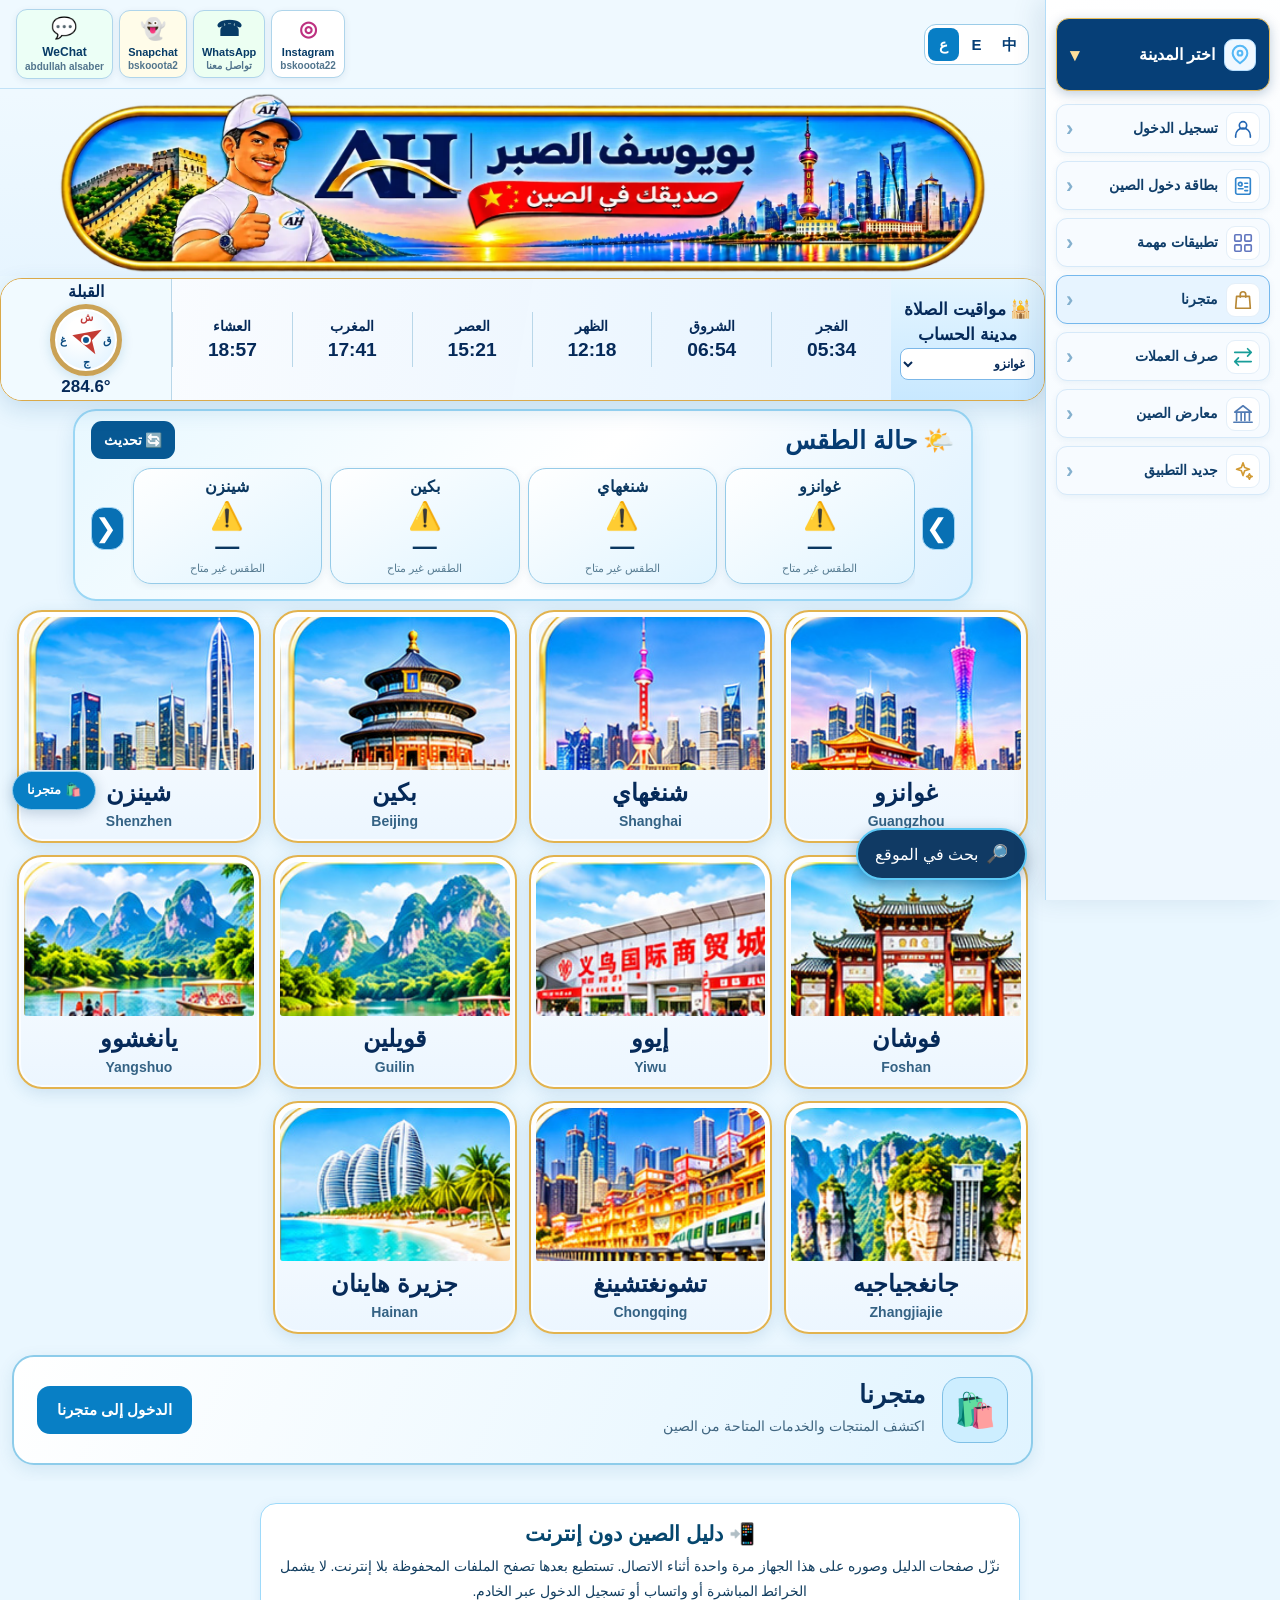
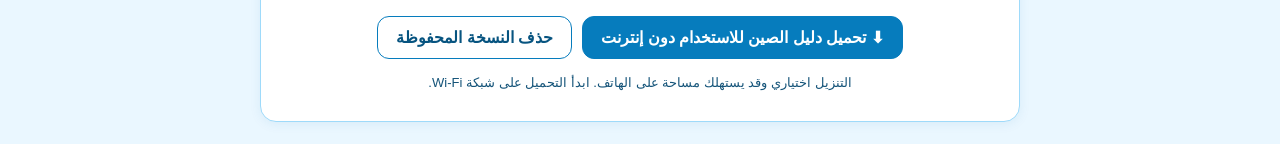
<file: apps.html>
<!doctype html><html lang="ar" dir="rtl"><head><meta charset="utf-8"><meta http-equiv="refresh" content="0;url=index.html#apps"><title>التطبيقات المهمة – بويوسف ٢</title><style id="by2-store-standalone-v041240">.by2-store-standalone{position:fixed;left:12px;bottom:16px;z-index:80;padding:11px 16px;border-radius:999px;background:#087fc5;color:#fff!important;text-decoration:none;font:bold 14px Tahoma,Arial,sans-serif;box-shadow:0 4px 14px #123d6533;border:1px solid #9bcdea}@media(max-width:600px){.by2-store-standalone{bottom:15px;left:9px;font-size:12px;padding:9px 12px}}</style></head><body><p>تم دمج التطبيقات المهمة في الصفحة الرئيسية. <a href="index.html#apps">فتح التطبيقات المهمة</a></p><script>location.replace('index.html#apps')</script><a class="by2-store-standalone" href="index.html#service/store" aria-label="الدخول إلى متجرنا">🛍️ متجرنا</a></body></html>
</file>
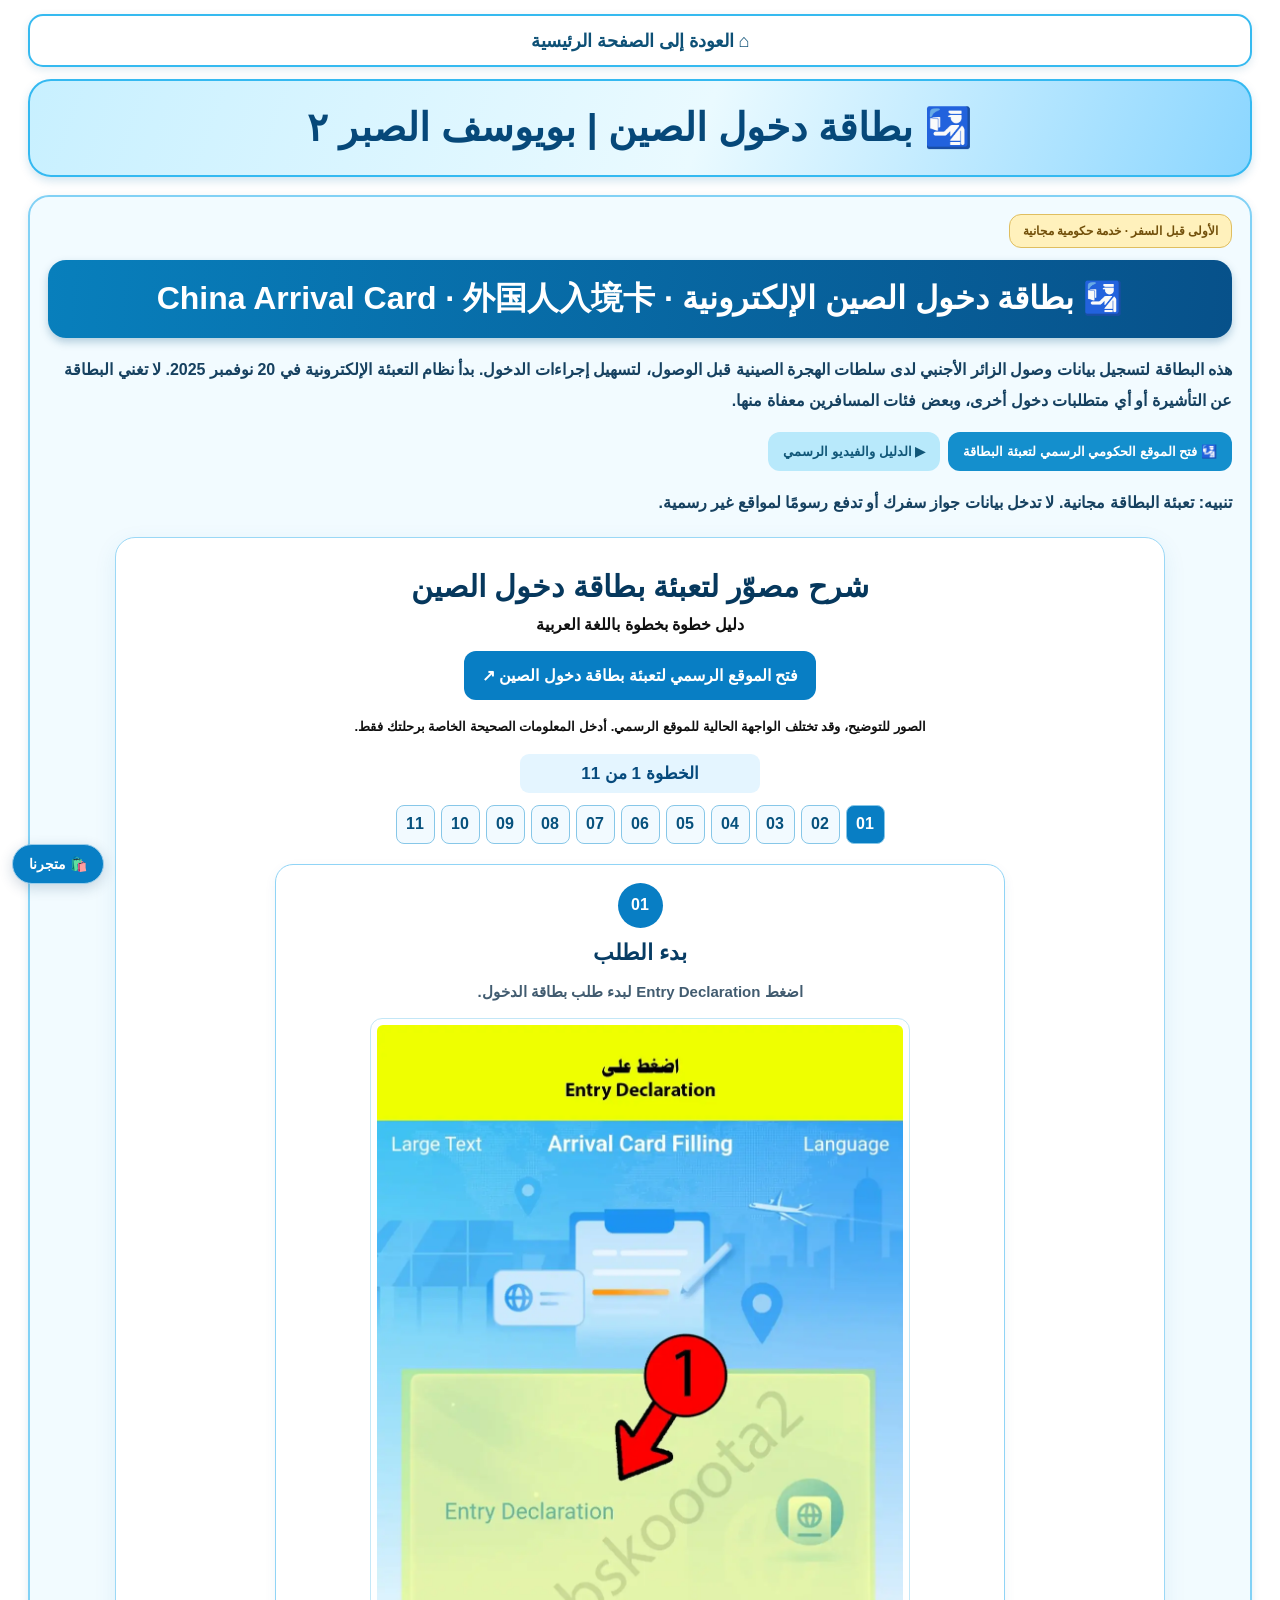
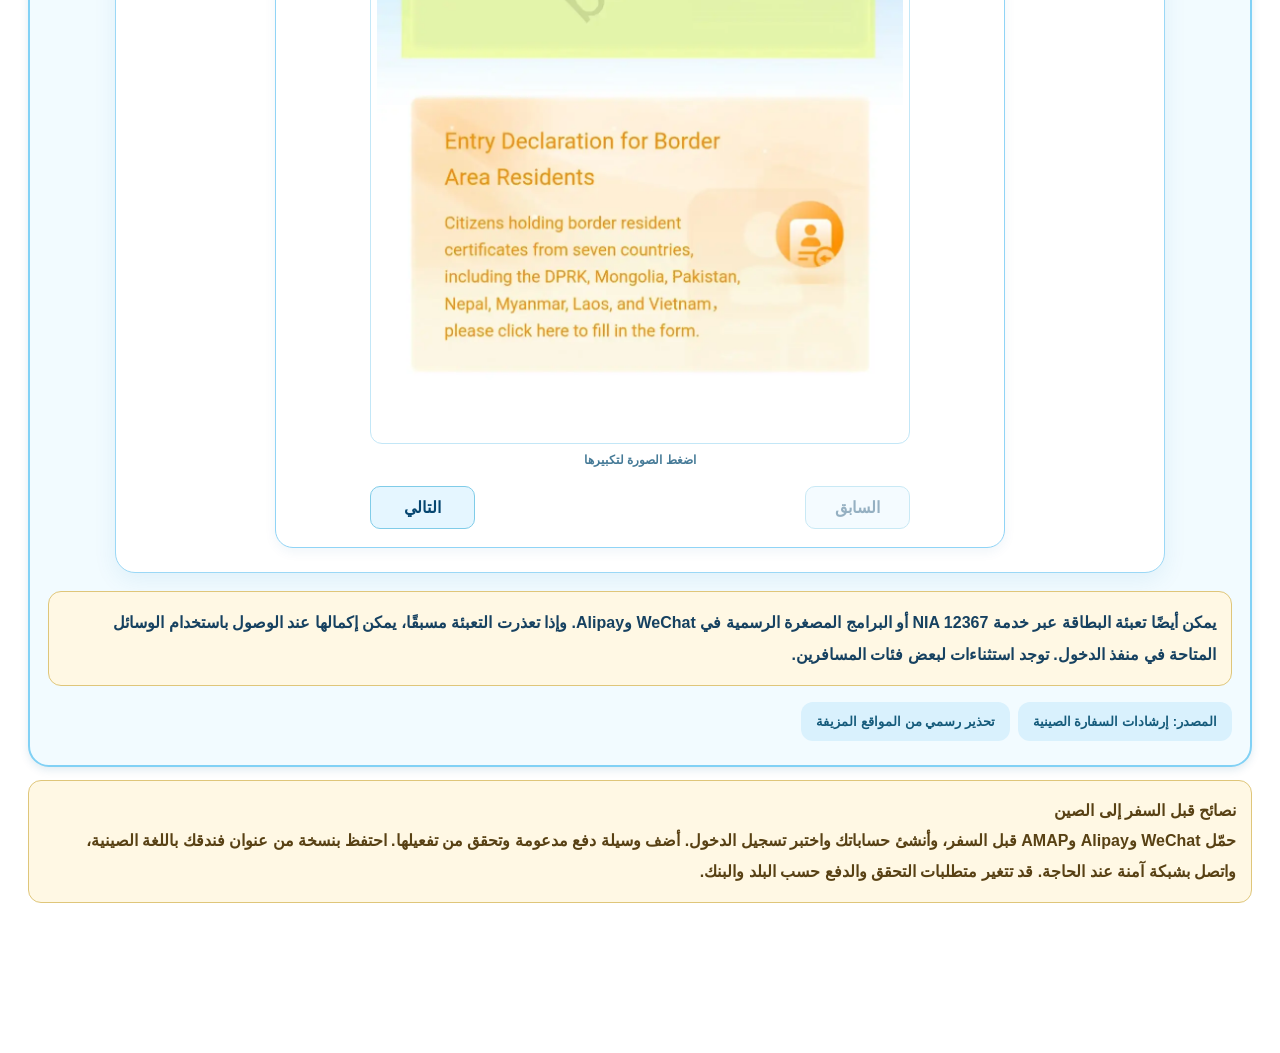
<file: arrival.html>
<!DOCTYPE html>

<html dir="rtl" lang="ar"><head><meta content="V96 Standalone Images" name="by-version"/><meta charset="utf-8"/><meta content="width=device-width,initial-scale=1" name="viewport"/><title>بطاقة دخول الصين | بويوسف الصبر ٢</title><style>:root{font-family:Tahoma,Arial,sans-serif;color:#f8f3e8;background:#101d29}*{box-sizing:border-box}body{margin:0;background:linear-gradient(140deg,#101d29,#19364a)}header{padding:28px 18px;text-align:center;background:linear-gradient(110deg,#152c3d,#254b5e);border-bottom:2px solid #d9b56e}h1{margin:0;color:#f5d99e;font-size:clamp(24px,5vw,39px)}header p{color:#cbd9e1}.snap{display:inline-block;background:#fffc00;color:#111;border-radius:22px;padding:9px 17px;text-decoration:none;font-weight:bold}.wrap{max-width:1150px;margin:auto;padding:20px}.tabs{display:grid;grid-template-columns:repeat(3,1fr);gap:10px;margin:12px 0 24px}.tab{background:#244355;color:white;border:1px solid #66808a;border-radius:15px;padding:17px 7px;cursor:pointer;font-weight:bold}.tab.active{background:#d9b56e;color:#182633}section{display:none}section.active{display:block}.panel,.place{background:#1d3545;border:1px solid #476477;border-radius:16px;padding:17px;margin:13px 0;box-shadow:0 7px 20px #0002}.panel h2,.place h3{color:#f1d18c;margin:0 0 10px}.place small{color:#b6d1dd}.btns{display:flex;gap:8px;flex-wrap:wrap;margin-top:13px}a.btn,button.btn{display:inline-block;text-decoration:none;color:#102637;background:#e8ca8d;border:0;border-radius:9px;padding:10px 12px;font-weight:bold;cursor:pointer;font-size:13px}.btn.secondary{background:#c7e5ee}.btn.dark{background:#b5c5d0}.search{width:100%;padding:15px;border-radius:12px;border:1px solid #91a9b8;background:#e9f3f7;color:#152635;font-size:16px}.chips{display:flex;flex-wrap:wrap;gap:7px;margin:13px 0}.chip{background:#31566b;color:#fff;border:1px solid #648598;border-radius:20px;padding:9px 14px;cursor:pointer}.chip.selected{background:#e8ca8d;color:#162b39}.grid{display:grid;grid-template-columns:repeat(auto-fill,minmax(280px,1fr));gap:12px}.grid .place{margin:0}.note{background:#254653;border-right:4px solid #e8ca8d;padding:15px;border-radius:10px;line-height:1.9}footer{text-align:center;color:#c8d5db;padding:24px}#toast{position:fixed;bottom:18px;right:18px;background:#e8ca8d;color:#172735;padding:12px;border-radius:10px;display:none}@media(max-width:560px){.tabs{gap:5px}.tab{font-size:12px;padding:13px 5px}.wrap{padding:12px}}.place-photo{width:100%;height:175px;object-fit:cover;border-radius:12px;background:#29485a;display:block;margin-bottom:12px}.photo-placeholder{height:175px;border:1px dashed #829baa;border-radius:12px;background:linear-gradient(135deg,#284b60,#182e3e);display:flex;align-items:center;justify-content:center;flex-direction:column;gap:8px;color:#e1eaf0;margin-bottom:12px}.hint{font-size:13px;color:#c5d7e2}@media(max-width:650px){.tabs{grid-template-columns:repeat(2,1fr)}} .fxform{display:grid;grid-template-columns:repeat(auto-fit,minmax(180px,1fr));gap:12px;margin:18px 0}.fxform label{display:flex;flex-direction:column;gap:7px;color:#f1d18c;font-weight:bold}.fxform input,.fxform select{padding:13px;border-radius:10px;border:1px solid #91a9b8;background:#e9f3f7;color:#102637;font-size:16px;width:100%}.fxresult{background:#122c3c;border:1px solid #c4a569;border-radius:14px;padding:20px;margin:18px 0;font-size:clamp(20px,4vw,28px);font-weight:bold;color:#f5d99e} .top-whatsapp{display:flex;justify-content:center;margin:16px auto 4px}.top-whatsapp .whatsapp-button{min-width:min(92vw,460px);font-size:19px;padding:17px 25px;box-shadow:0 8px 25px #00a65255}.tab:nth-child(6){background:linear-gradient(120deg,#7d36d8,#b654e7);border-color:#d7a5ff}.tab:nth-child(6).active{background:#f2d5ff;color:#41145f}.place{border-right:4px solid #2fc4d6}.place:nth-child(3n+2){border-right-color:#ffad3e}.place:nth-child(3n){border-right-color:#ba78ff}@media(max-width:700px){.tabs{grid-template-columns:repeat(2,1fr)}}
.restaurant-contact{display:flex;flex-wrap:wrap;align-items:center;gap:8px;margin-top:12px;padding:12px;border:1px solid #4a7892;border-radius:12px}.restaurant-contact strong{width:100%}.restaurant-contact span{font-size:12px;opacity:.85}.restaurant-contact a{text-decoration:none;font-size:12px}</style><style>.arrival-steps{display:grid;grid-template-columns:repeat(auto-fit,minmax(210px,1fr));gap:12px;margin:16px 0}.arrival-step{background:#132d40;border:1px solid #628396;border-radius:13px;padding:12px}.arrival-screen{background:#f2f7fb;color:#203b4d;border-radius:10px;min-height:135px;padding:13px;direction:ltr;text-align:left;display:flex;flex-direction:column;gap:9px}.arrival-screen .screen-title{font-size:12px;font-weight:bold;color:#164a77;border-bottom:2px solid #d5e2ed;padding-bottom:7px}.arrival-screen .screen-line{border:1px solid #b9cbd8;border-radius:5px;padding:7px;font-size:11px;background:white}.arrival-screen .screen-button{background:#1767a1;color:white;padding:8px;border-radius:6px;text-align:center;font-size:12px;margin-top:auto}.arrival-step strong{display:block;color:#f5d99e;margin:10px 0 5px}.arrival-step p{font-size:13px;line-height:1.8;margin:0}.arrival-tag{display:inline-block;border-radius:20px;padding:5px 12px;background:#315c62;color:#e8fff4;font-size:12px}@media(max-width:650px){.tabs{grid-template-columns:repeat(2,1fr)}} </style><style>
:root{font-family:Tahoma,Arial,sans-serif;background:#06143b;color:#fff}
body{background:radial-gradient(ellipse at 15% 5%,#243d99 0%,transparent 40%),linear-gradient(145deg,#07143c,#0a2759 55%,#081434);min-height:100vh}
header{background:linear-gradient(110deg,#17225d,#402777 42%,#0a5aa0);border-bottom:3px solid #f6b73f;padding:45px 16px 35px}
header h1{color:#ffcf65;text-shadow:0 4px 15px #000a;font-size:clamp(28px,5vw,49px)}header p{color:#f4f7ff;font-size:17px}
.tabs{gap:12px}.tab{min-height:105px;font-size:16px;border:2px solid #ffffff55;box-shadow:0 10px 25px #0004;transition:transform .15s}
.tab:hover{transform:translateY(-3px)}.tab:nth-child(1){background:linear-gradient(145deg,#f51d3c,#a70a2e)}.tab:nth-child(2){background:linear-gradient(145deg,#0789f4,#0746b9)}.tab:nth-child(3){background:linear-gradient(145deg,#13b76b,#047340)}.tab:nth-child(4){background:linear-gradient(145deg,#8d3aef,#4d16a5)}.tab:nth-child(5){background:linear-gradient(145deg,#ffae13,#d26a05)}.tab.active{color:white;border:3px solid #fff;box-shadow:0 0 0 3px #f5ca5b66,0 12px 28px #0007}
.panel,.place{background:linear-gradient(145deg,#142b66,#12234e);border:1px solid #6c91e2;border-radius:20px;box-shadow:0 9px 25px #0004}
.panel h2,.place h3{color:#ffda79}.place{border-right:5px solid #20d6b6}.place:nth-child(5n+2){border-right-color:#ffb739}.place:nth-child(5n+3){border-right-color:#c084fc}.place:nth-child(5n+4){border-right-color:#ff6488}.place:nth-child(5n+5){border-right-color:#63b3ff}
.chinese-address{direction:ltr;text-align:right;background:#ffffff12;border-radius:9px;padding:10px;color:#e9f4ff;overflow-wrap:anywhere}
a.btn,button.btn{background:#ffcf6a;color:#182049;border-radius:12px;padding:12px 15px}.btn.secondary{background:#9ce9fa}.btn.dark{background:#c9b6ff}.chip{background:#213e85}.chip.selected{background:#ffd16d}.note{background:#173c79;border-right-color:#ffcf6a}.fxresult{background:#102b66;border-color:#f6c56d}
.whatsapp-contact{max-width:1150px;margin:16px auto;padding:0 20px}.whatsapp-card{background:linear-gradient(110deg,#075f39,#0ca65b);border:2px solid #4cf1a2;border-radius:22px;padding:22px;display:flex;align-items:center;justify-content:space-between;gap:18px;flex-wrap:wrap;box-shadow:0 12px 30px #0006}.whatsapp-card h2{margin:0 0 6px}.whatsapp-card p{margin:0}.whatsapp-button{display:inline-flex;align-items:center;justify-content:center;gap:12px;background:linear-gradient(#35f27c,#00b94e);color:#063d20;text-decoration:none;border:3px solid #d9ffe7;border-radius:16px;padding:16px 26px;font-size:20px;font-weight:900;box-shadow:0 8px 20px #002d2477}.whatsapp-button:hover{filter:brightness(1.08)}.whatsapp-number{direction:ltr;display:inline-block;margin-top:9px;font-weight:bold}
@media(max-width:650px){.tabs{grid-template-columns:repeat(2,1fr)}.tab{min-height:82px;font-size:14px}.whatsapp-card{justify-content:center;text-align:center}.whatsapp-button{width:100%}}
section{scroll-margin-top:14px}</style><style>.kuwait-flag{font-size:clamp(52px,11vw,86px);line-height:1.2;margin:0 auto 10px;filter:drop-shadow(0 4px 10px #0005)}</style><style id="sky-blue-theme">
:root{color:#173d59;background:#f5fbff;color-scheme:light}
body{background:linear-gradient(145deg,#e8f8ff,#ffffff 48%,#d9f2ff);color:#173d59}
header{background:linear-gradient(120deg,#b9eaff,#e8f9ff,#ffffff);border-bottom:3px solid #42b5e9}
header h1{color:#0875ad;text-shadow:none}header p{color:#285c7b}
.panel,.place,.arrival-step{background:#ffffff;border:1px solid #a9ddf5;box-shadow:0 8px 22px #167db01a;color:#173d59}
.panel h2,.place h3,.arrival-step strong,.fxform label{color:#0878b4}
.place small,.hint{color:#4d7891}
.tab,.tab:nth-child(1),.tab:nth-child(2),.tab:nth-child(3),.tab:nth-child(4),.tab:nth-child(5),.tab:nth-child(6){background:linear-gradient(145deg,#e2f6ff,#a8e2fb);color:#075782;border:1px solid #8bd0f1;box-shadow:0 5px 14px #168bc01a}
.tab.active,.tab:nth-child(6).active{background:linear-gradient(145deg,#149fdf,#087cb9);color:#fff;border:2px solid #ffffff;box-shadow:0 0 0 2px #8ad6f7}
.chip{background:#e3f6ff;color:#145a7c;border:1px solid #a4daf4}.chip.selected{background:#138dca;color:white}
.note{background:#e7f7ff;border-right:4px solid #29a9e4;color:#1d5270}
.chinese-address{background:#edf8fe;color:#174d70}
a.btn,button.btn{background:#148fcd;color:white}.btn.secondary{background:#b8e9fb;color:#115778}.btn.dark{background:#d9f1fd;color:#155b7b}
.search,.fxform input,.fxform select{background:#fff;color:#163e5b;border:1px solid #9ed5ee}
.fxresult{background:#e3f6ff;color:#0876b0;border:1px solid #8fd1ee}
.photo-placeholder{background:linear-gradient(135deg,#d7f1fe,#f8fdff);color:#306782;border-color:#a1d5ed}
footer{color:#507c92}#toast{background:#128cc9;color:white}
.arrival-tag{background:#d9f4ff;color:#146386}
.whatsapp-card{box-shadow:0 8px 20px #168bc020}
header .whatsapp-mini{display:inline-flex;vertical-align:middle;align-items:center;justify-content:center;width:40px;height:40px;margin-right:9px;border-radius:13px;background:#25d366;color:white;text-decoration:none;box-shadow:0 3px 12px #075e5433}.top-whatsapp .apps-feature{width:min(92vw,460px);min-height:65px;border-radius:16px;border:2px solid #62bde7;background:linear-gradient(110deg,#2b9dd8,#74d5fb);color:white;font-weight:900;font-size:21px;cursor:pointer;box-shadow:0 8px 22px #168bc033}.top-whatsapp .apps-feature:active{transform:translateY(1px)}.back-top-wrap{text-align:center;padding:20px 15px 12px}.back-top{background:linear-gradient(110deg,#168fcc,#62cdf4);color:white;border:0;border-radius:16px;padding:18px 30px;font-size:19px;font-weight:bold;cursor:pointer;min-width:min(92vw,460px);box-shadow:0 8px 20px #168bc033}</style><style>.flags-art{width:min(78vw,310px);margin:0 auto 17px;padding:8px;border-radius:24px;background:linear-gradient(135deg,#fff,#d8f5ff 55%,#fff);border:2px solid #ffffffc9;box-shadow:0 0 0 5px #64c9ed44,0 14px 35px #1686c044;overflow:hidden;position:relative}.flags-art:after{content:"";position:absolute;inset:0;border-radius:22px;pointer-events:none;background:linear-gradient(120deg,transparent 25%,#ffffff50 48%,transparent 68%)}.flags-art img{width:100%;display:block;border-radius:16px;mix-blend-mode:multiply;filter:saturate(1.18) contrast(1.06)}@media(max-width:500px){.flags-art{width:min(70vw,250px)}}</style><style id="latest-contrast-update">/* High-contrast explanatory text */
body,main,section,.wrap,.card,.item,.details,.description,p,li,td,th,label,small{font-weight:700;color:#101010}
header p,header h1{font-weight:800;color:#101010}
button,.tab,.btn,a.button,.apps-feature{font-weight:800}
.flags-art{border:0!important;box-shadow:none!important;background:transparent!important;padding:0!important;max-width:100%!important;width:min(92vw,760px)!important}
.flags-art img{border:0!important;box-shadow:none!important;border-radius:0!important;width:100%;display:block}
</style><style id="update-2026-10-28">
/* Readable, bold black explanatory content while preserving bright action buttons. */
body, .wrap, section, .panel, .place, .note, .hint, .chinese-address,
.arrival-step, .arrival-step p, .arrival-step strong, .arrival-tag,
.place small, .panel p, .panel li, .place p, .place li,
.fxform label, .fxresult, footer, header p, header h1 {
 color:#101010!important;font-weight:800!important;
}
.panel h2,.place h3{color:#101010!important;font-weight:900!important}
.panel,.place,.note,.arrival-step,.fxresult{background:#f3fbff!important}
.arrival-screen{background:#fff!important;color:#101010!important}
.arrival-screen .screen-title,.arrival-screen .screen-line{color:#101010!important;font-weight:800!important}
.tab,.tab.active,.chip,.chip.selected,a.btn,button.btn,.back-top,.apps-feature,.snap,.whatsapp-mini{font-weight:800!important}
.flags-art{width:min(94vw,980px)!important;max-width:100%!important;margin:0 auto 18px!important;border:0!important;box-shadow:none!important;background:transparent!important;padding:0!important;overflow:hidden;border-radius:12px!important}
.flags-art:after{display:none!important}
.flags-art img{display:block;width:100%;height:auto;border:0!important;box-shadow:none!important;border-radius:10px!important;mix-blend-mode:normal!important;filter:none!important}
</style><style>
.header-social{display:flex;align-items:center;justify-content:center;gap:12px;flex-wrap:wrap;margin:14px auto 6px}
.header-social .social-heading{flex-basis:100%;font-size:20px;font-weight:900;color:#000;text-align:center}
.header-social .snap,.header-social .whatsapp-mini{display:inline-flex;align-items:center;justify-content:center;width:52px;height:52px;padding:8px;border-radius:15px;text-decoration:none;transition:transform .2s ease,box-shadow .2s ease}
.header-social .snap{background:#fffc00}
.header-social .whatsapp-mini{background:#1ab85b;color:white}
.header-social a:hover,.header-social a:focus-visible{transform:translateY(-2px);box-shadow:0 4px 12px #0003}
.header-social .whatsapp-mini svg{width:29px;height:29px}
</style><style>
.store-section{direction:rtl;text-align:right;color:#080808;font-weight:700}.store-hero{text-align:center;padding:28px 16px;background:linear-gradient(130deg,#d9f3ff,#fff 55%,#b6e7ff);border-radius:20px;margin:15px 0;border:2px solid #7acbf5}.store-mark{font-size:48px}.store-hero h2{font-size:clamp(25px,4vw,39px);color:#000;margin:7px 0}.store-lead{font-size:clamp(17px,2.4vw,23px);color:#000!important;font-weight:800!important}.store-content{color:#000!important}.store-content h3{font-size:25px;color:#000!important;font-weight:900}.store-content p{color:#000!important;font-weight:750!important;line-height:2}.store-services{display:grid;grid-template-columns:repeat(auto-fit,minmax(190px,1fr));gap:13px;margin:20px 0}.store-services>div{background:#eaf7ff;border:1px solid #8ecff0;border-radius:15px;padding:17px}.store-services span{display:block;font-size:32px}.store-services strong{display:block;font-size:19px;color:#000}.store-services p{font-size:15px;margin:6px 0}.store-note{background:#fff5dc;padding:12px;border-radius:12px}.store-actions{display:flex;gap:16px;flex-wrap:wrap;justify-content:center;margin:22px 0 5px}.store-social{display:flex;align-items:center;justify-content:center;flex-direction:column;gap:6px;min-width:190px;flex:1;max-width:300px;padding:20px 15px;border-radius:18px;text-decoration:none!important;box-shadow:0 5px 14px #0002;transition:transform .2s}.store-social:hover{transform:translateY(-4px)}.store-social strong{font-size:23px;color:#000}.store-social small{font-size:16px;font-weight:900;color:#000}.store-snap{background:#fffc00}.store-wa{background:#a5edba}.store-snap-icon,.store-wa-icon{display:grid;place-items:center;width:62px;height:62px;border-radius:17px;background:#fffc00}.store-wa-icon{background:#16b957;color:white;font-size:39px;border-radius:50%}
</style><style id="mobile-menu-style">
.menu-toggle{position:fixed;top:14px;right:14px;z-index:10002;width:53px;height:53px;display:flex;flex-direction:column;align-items:center;justify-content:center;gap:6px;background:#fff;border:2px solid #64c3e6;border-radius:15px;box-shadow:0 5px 18px #003b5a33;cursor:pointer}
.menu-toggle span{display:block;width:26px;height:3px;background:#111;border-radius:4px}
.mobile-menu{position:fixed;z-index:10001;top:77px;right:14px;width:min(310px,calc(100vw - 28px));background:#fff;border:2px solid #a9dff4;border-radius:18px;padding:12px;box-shadow:0 14px 36px #17394b55;display:none;max-height:calc(100vh - 95px);overflow-y:auto;direction:rtl}
.mobile-menu.open{display:block}.mobile-menu strong{display:block;color:#111;font-size:19px;margin:4px 8px 10px;font-weight:900}.mobile-menu button{display:block;width:100%;text-align:right;margin:5px 0;padding:13px;border:0;border-radius:11px;background:#e8f7ff;color:#101010;font-size:16px;font-weight:900;cursor:pointer}.mobile-menu button:active{background:#a6e5ff}
.menu-shade{display:none;position:fixed;inset:0;background:#0004;z-index:10000}.menu-shade.open{display:block}
/* Navigation now lives in the three-line mobile menu. */
nav.tabs{display:none!important}
</style><style id="lang-style">.language-switch{position:fixed;top:15px;left:15px;z-index:1200;display:flex;align-items:center;gap:7px;background:#fff;border:2px solid #58b9e8;border-radius:14px;padding:7px 10px;box-shadow:0 5px 18px #0002;color:#111;font-weight:900}.language-switch select{background:#f0faff;color:#111;font-size:14px;font-weight:900;border:0;border-radius:8px;padding:6px;max-width:105px}.language-switch label{white-space:nowrap}.language-switch select:focus{outline:2px solid #087bc0}body.lang-en .language-switch,body.lang-zh .language-switch{direction:ltr}@media(max-width:480px){.language-switch{top:10px;left:8px;padding:5px;gap:4px;font-size:12px}.language-switch select{font-size:12px;max-width:91px;padding:5px}}</style><style id="portal-shortcuts-style">
.portal-shortcuts{display:grid;grid-template-columns:repeat(auto-fit,minmax(135px,1fr));gap:12px;margin:14px auto 22px;direction:rtl}
.portal-shortcuts button{min-width:0;display:flex;flex-direction:column;align-items:center;justify-content:center;gap:9px;padding:18px 8px;border-radius:18px;border:2px solid #83cce9;background:linear-gradient(160deg,#fff,#dcf4ff);color:#080808;font:900 clamp(13px,2.8vw,19px) Tahoma,Arial,sans-serif;box-shadow:0 5px 15px #13618920;cursor:pointer;line-height:1.5}
.portal-shortcuts button:hover,.portal-shortcuts button:focus-visible{background:#c3ebff;transform:translateY(-2px);outline:2px solid #1687bd;outline-offset:2px}
.portal-shortcuts .portal-symbol{font-size:clamp(30px,6vw,47px);line-height:1.1}
@media(max-width:480px){.portal-shortcuts{gap:7px}.portal-shortcuts button{padding:13px 4px;border-radius:13px;font-size:12px}}
</style><style id="store-art-style">
.portal-shortcuts .store-art{display:flex;align-items:center;justify-content:center;gap:0;min-height:0;white-space:nowrap;font-size:clamp(30px,6vw,47px);line-height:1.1}
.store-art .store-shoe,.store-art .store-bag{font-size:.55em;line-height:1.1}
.portal-shortcuts button>span:last-child{display:block;min-height:1.5em;font:inherit;color:inherit;text-align:center}
</style><style id="store-icon-unified-2026-10-28">
/* Match the store portal's icon and caption to every other home portal. */
.portal-shortcuts button .store-art{font-size:clamp(30px,6vw,47px)!important;line-height:1.1!important;min-height:0!important;gap:2px!important}
.portal-shortcuts button .store-art .store-shoe,.portal-shortcuts button .store-art .store-bag{font-size:.55em!important;line-height:1.1!important}
.portal-shortcuts button .store-art + span{font-family:Tahoma,Arial,sans-serif!important;font-size:clamp(13px,2.8vw,19px)!important;font-weight:900!important;line-height:1.5!important;letter-spacing:normal!important;margin:0!important;padding:0!important;min-height:0!important}
@media(max-width:480px){.portal-shortcuts button .store-art + span{font-size:12px!important}}
</style><style id="store-icon-final-layout">.portal-shortcuts button .store-art{display:flex!important;flex-direction:row!important;align-items:center!important;justify-content:center!important;gap:4px!important;width:100%!important;min-height:48px!important;font-size:clamp(30px,6vw,47px)!important}.portal-shortcuts button .store-art .store-shoe,.portal-shortcuts button .store-art .store-bag{display:inline-block!important;font-size:.75em!important;line-height:1.1!important}.portal-shortcuts button .store-art + span{display:block!important;order:2!important;font-size:clamp(13px,2.8vw,19px)!important;line-height:1.5!important;margin:0!important;text-align:center!important}@media(max-width:480px){.portal-shortcuts button .store-art + span{font-size:12px!important}}</style><style id="store-icon-final-fix">.portal-shortcuts button .store-art{display:flex!important;flex-direction:row!important;align-items:center!important;justify-content:center!important;gap:5px!important;font-size:clamp(30px,6vw,47px)!important;min-height:1.1em!important}.portal-shortcuts button .store-art .store-shoe,.portal-shortcuts button .store-art .store-bag{display:inline-block!important;font-size:.75em!important;line-height:1.1!important}.portal-shortcuts button .store-art + span{display:block!important;font-size:inherit!important;font-weight:900!important;line-height:1.5!important;text-align:center!important;white-space:normal!important}</style><style>.metro-controls{display:grid;grid-template-columns:repeat(auto-fit,minmax(200px,1fr));gap:14px;margin:18px 0}.metro-controls label{font-weight:800;color:#111;display:flex;flex-direction:column;gap:8px}.metro-controls select{padding:13px;border:1px solid #83cce9;border-radius:12px;background:white;color:#111;font-size:16px;width:100%}</style><style>
.metro-diagram-area{margin:18px 0;padding:14px;background:#f6fbff;border:1px solid #b4d9eb;border-radius:18px;direction:rtl}
.metro-diagram-header{display:flex;justify-content:space-between;gap:8px;flex-wrap:wrap;color:#173d59;margin-bottom:10px}.metro-diagram-header strong{font-size:19px}.metro-diagram-header span{font-size:13px}
#metroDiagram{overflow-x:auto;background:white;border-radius:14px;border:1px solid #d9eaf2;padding:6px;touch-action:pan-x pan-y}
#metroDiagram svg{display:block;min-width:680px;width:100%;height:auto}
.metro-station{cursor:pointer;outline:none}.metro-station circle{fill:white;stroke-width:3}.metro-station:focus circle,.metro-station:hover circle{stroke-width:6}.metro-station.selected-from circle{fill:#d4f8e3;stroke:#07864c!important;stroke-width:5}.metro-station.selected-to circle{fill:#ffebc2;stroke:#c67b00!important;stroke-width:5}
.metro-station text{font-size:12px;font-weight:bold;fill:#172e43;pointer-events:none}.metro-legend{display:flex;gap:10px;flex-wrap:wrap;margin-top:10px}.metro-legend span{font-size:13px;font-weight:bold;color:#1a3c52;display:inline-flex;gap:5px;align-items:center}.metro-legend i{width:14px;height:7px;border-radius:4px;display:inline-block}
</style><style id="prayer-styles">
.prayer-launch{width:100%;margin:10px 0 15px;padding:16px;border:1px solid #dcb976;border-radius:15px;background:linear-gradient(110deg,#165e66,#1e435b);color:#fff4d8;font-weight:800;font-size:19px;cursor:pointer;text-align:center}
.prayer-panel{display:none;background:#162e40;border:1px solid #d6b97a;border-radius:17px;padding:16px;margin:10px 0 22px;color:#fff}
.prayer-panel.open{display:block}.prayer-grid{display:grid;grid-template-columns:repeat(auto-fit,minmax(115px,1fr));gap:9px;margin:15px 0}
.prayer-time{background:#244759;border-radius:12px;padding:12px;text-align:center}.prayer-time strong{display:block;color:#f5d99e;margin-bottom:8px}.prayer-time span{font-size:19px;font-weight:bold;direction:ltr;display:block}
.qibla-wrap{display:flex;flex-wrap:wrap;align-items:center;gap:20px}.qibla-dial{position:relative;width:185px;height:185px;border-radius:50%;border:7px solid #d4b46d;background:radial-gradient(circle,#244b63,#102b3b);box-shadow:inset 0 0 20px #0006;flex-shrink:0}
.qibla-dial .north{position:absolute;top:8px;left:50%;transform:translateX(-50%);color:#fff;font-weight:800}
.qibla-arrow{position:absolute;left:50%;top:50%;width:7px;height:115px;background:linear-gradient(to bottom,#e9b44e 0 50%,#7291a2 50%);border-radius:8px;transform-origin:50% 50%;transform:translate(-50%,-50%) rotate(0deg)}
.qibla-arrow:before{content:'▲';position:absolute;top:-20px;left:-11px;color:#ffd36b;font-size:28px}
.qibla-arrow:after{content:'🕋';position:absolute;top:-39px;left:-11px;font-size:24px}
.prayer-note{font-size:13px;color:#c4d8e5;line-height:1.8}.prayer-activate{border:0;border-radius:10px;background:#e8ca8d;color:#172b3a;padding:12px 15px;font-weight:bold;cursor:pointer}
</style><style>#gl .gl-card{background:#1d3545;border:1px solid #476477;border-radius:16px;padding:17px;margin:13px 0;box-shadow:0 7px 20px #0002;color:#f8f3e8}#gl .gl-card h3{color:#f1d18c;margin:0 0 10px}#gl .gl-card small{color:#b6d1dd}#gl .gl-card p{color:#f8f3e8}#gl .gl-actions{display:flex;flex-wrap:wrap;gap:8px;margin-top:13px}#gl .gl-actions a,#gl .gl-actions button{display:inline-block;text-decoration:none;color:#102637;background:#e8ca8d;border:0;border-radius:9px;padding:10px 12px;font-weight:bold;cursor:pointer;font-size:inherit}#gl .gl-actions a:nth-child(2){background:#d8e8f2}#gl .gl-actions a:nth-child(3){background:#244355;color:white;border:1px solid #66808a}#gl .gl-chip{background:#244355;color:white;border:1px solid #66808a;border-radius:20px;padding:9px 12px;cursor:pointer;font-weight:bold}#gl .gl-chip.selected{background:#d9b56e;color:#182633}</style><style>.city-dropdown-wrap{display:flex;flex-direction:column;gap:7px;min-width:185px;max-width:100%;flex:1 1 230px;padding:8px;border:1px solid rgba(218,187,114,.45);border-radius:14px;background:rgba(28,53,71,.65)}.city-dropdown-label{font-weight:700;color:#f3d799;font-size:15px}.city-dropdown{display:block;width:100%;min-height:46px;border:1px solid #c5a566;border-radius:10px;background:#f8f3e7;color:#172f42;font:inherit;font-size:16px;padding:9px 12px;cursor:pointer}.mobile-menu .city-dropdown-wrap{margin:10px 0;min-width:0;width:100%;box-sizing:border-box}.portal-shortcuts .city-dropdown-wrap{align-self:stretch}</style><style>
/* Home portal layout: Apps shortcut above, then city dropdown, China entry and utilities */
main.wrap > .portal-shortcuts{display:flex!important;flex-direction:column!important;align-items:stretch!important;gap:12px!important;width:100%;margin-top:12px}
main.wrap > .portal-shortcuts > .city-dropdown-wrap{display:flex!important;flex-direction:column!important;flex:initial!important;width:100%!important;min-width:0!important;max-width:none!important;box-sizing:border-box;border-radius:10px;padding:12px 14px}
main.wrap > .portal-shortcuts > .city-dropdown-wrap .city-dropdown{width:100%!important;min-height:54px!important;border-radius:8px!important}
main.wrap > .portal-shortcuts > button{width:100%!important;max-width:none!important;box-sizing:border-box;min-height:68px}
main.wrap > .portal-shortcuts > .home-secondary-shortcuts{display:grid!important;grid-template-columns:repeat(2,minmax(0,1fr));gap:12px;width:100%}
main.wrap > .portal-shortcuts > .home-secondary-shortcuts > button{width:100%!important;min-width:0!important;max-width:none!important;box-sizing:border-box}
@media(max-width:390px){main.wrap > .portal-shortcuts > .home-secondary-shortcuts{gap:8px}}
</style><style>/* China arrival portal — cohesive with the existing blue/gold palette */
main.wrap > .portal-shortcuts > button[onclick="goMobileSection('arrival')"]{background:linear-gradient(135deg,#0b638f 0%,#147fad 54%,#1a95b7 100%)!important;border:2px solid #d6b66b!important;color:#fff!important;box-shadow:0 5px 16px rgba(9,78,113,.22)!important;border-radius:14px!important;display:flex!important;align-items:center!important;justify-content:center!important;gap:12px!important;padding:13px 18px!important;transition:filter .2s ease,transform .2s ease!important}
main.wrap > .portal-shortcuts > button[onclick="goMobileSection('arrival')"] .portal-symbol{background:rgba(255,255,255,.16)!important;border:1px solid rgba(255,255,255,.4)!important;border-radius:12px!important;padding:7px 11px!important;font-size:31px!important;color:#fff!important}
main.wrap > .portal-shortcuts > button[onclick="goMobileSection('arrival')"] > span:last-child{color:#fff!important;font-weight:800!important;font-size:clamp(15px,3.7vw,19px)!important}
main.wrap > .portal-shortcuts > button[onclick="goMobileSection('arrival')"]:active{transform:scale(.99)!important}
main.wrap > .portal-shortcuts > button[onclick="goMobileSection('arrival')"]:focus-visible{outline:3px solid #d6b66b!important;outline-offset:3px!important}
</style><style id="sky-blue-home-design">
/* Sky blue coordinated home shortcuts and city dropdown */
main.wrap > .portal-shortcuts {gap:12px!important;align-items:stretch!important}
main.wrap > .portal-shortcuts > button[onclick="goMobileSection('arrival')"],
main.wrap > .portal-shortcuts > .home-secondary-shortcuts > button,
button.apps-feature,
button[onclick="goMobileSection('apps')"] {
 background:linear-gradient(135deg,#38bdf8 0%,#0ea5e9 60%,#0284c7 100%)!important;
 border:1.5px solid #7dd3fc!important;
 color:#fff!important;
 border-radius:14px!important;
 box-shadow:0 4px 12px rgba(2,132,199,.17)!important;
 text-shadow:0 1px 2px rgba(3,73,111,.28)!important;
}
main.wrap > .portal-shortcuts > button[onclick="goMobileSection('arrival')"] > span:last-child,
main.wrap > .portal-shortcuts > .home-secondary-shortcuts > button > span:last-child {color:#fff!important}
main.wrap > .portal-shortcuts > button[onclick="goMobileSection('arrival')"] .portal-symbol,
main.wrap > .portal-shortcuts > .home-secondary-shortcuts .portal-symbol{
 background:rgba(255,255,255,.14)!important;border:1px solid rgba(255,255,255,.3)!important;border-radius:12px!important;
}
main.wrap > .portal-shortcuts > button[onclick="goMobileSection('arrival')"]{min-height:64px!important}
main.wrap > .portal-shortcuts > .city-dropdown-wrap{
 width:100%!important;min-width:0!important;max-width:100%!important;box-sizing:border-box!important;
 background:linear-gradient(135deg,#e0f7ff,#c5edff)!important;
 border:1.5px solid #38bdf8!important;border-radius:14px!important;
 padding:10px 12px!important;gap:7px!important;
}
main.wrap > .portal-shortcuts > .city-dropdown-wrap .city-dropdown-label{color:#075985!important;font-weight:800!important}
main.wrap > .portal-shortcuts > .city-dropdown-wrap .city-dropdown{
 display:block!important;width:100%!important;max-width:100%!important;min-width:0!important;
 height:54px!important;min-height:54px!important;box-sizing:border-box!important;
 padding:9px 15px!important;border:1.5px solid #7dd3fc!important;border-radius:10px!important;
 background:#fff!important;color:#075985!important;font-size:16px!important;font-weight:700!important;
}
main.wrap > .portal-shortcuts > .home-secondary-shortcuts{width:100%!important;gap:12px!important}
main.wrap > .portal-shortcuts > .home-secondary-shortcuts > button{min-height:66px!important;padding:10px 8px!important}
@media(max-width:400px){main.wrap > .portal-shortcuts > .home-secondary-shortcuts{gap:9px!important}}
</style><style id="equal-white-main-actions">/* Two main actions: matching white rectangular buttons */
button.apps-feature,
main.wrap > .portal-shortcuts > button[onclick="goMobileSection('arrival')"]{
 width:min(92vw,460px)!important;
 min-width:0!important;
 max-width:460px!important;
 height:68px!important;
 min-height:68px!important;
 box-sizing:border-box!important;
 padding:12px 16px!important;
 background:#ffffff!important;
 color:#12658f!important;
 border:2px solid #80cdeb!important;
 border-radius:14px!important;
 box-shadow:0 5px 14px rgba(31,122,164,.13)!important;
 font-size:clamp(16px,4.3vw,21px)!important;
 font-weight:900!important;
 display:flex!important;
 align-items:center!important;
 justify-content:center!important;
 gap:8px!important;
 margin-inline:auto!important;
 text-shadow:none!important;
}
main.wrap > .portal-shortcuts > button[onclick="goMobileSection('arrival')"] > span:last-child{color:#12658f!important}
main.wrap > .portal-shortcuts > button[onclick="goMobileSection('arrival')"] .portal-symbol{background:transparent!important;border:0!important}
button.apps-feature:hover,
main.wrap > .portal-shortcuts > button[onclick="goMobileSection('arrival')"]:hover{background:#f0faff!important}
</style><style>/* Unified refined China arrival card button */
main.wrap > .portal-shortcuts > button[onclick="goMobileSection('arrival')"]{
 width:min(92vw,460px)!important;max-width:460px!important;height:68px!important;min-height:68px!important;
 background:#fff!important;color:#12658f!important;border:2px solid #80cdeb!important;
 border-radius:14px!important;display:flex!important;align-items:center!important;justify-content:center!important;
 flex-direction:row!important;gap:12px!important;padding:12px 16px!important;
 box-shadow:0 5px 14px rgba(31,122,164,.13)!important;transition:background .2s,border-color .2s,transform .2s!important;
 font-size:clamp(16px,4.3vw,21px)!important;font-weight:900!important;line-height:1.3!important;
}
main.wrap > .portal-shortcuts > button[onclick="goMobileSection('arrival')"] .portal-symbol{
 display:inline-flex!important;align-items:center!important;justify-content:center!important;
 width:38px!important;height:38px!important;min-width:38px!important;border-radius:11px!important;
 background:#e7f7ff!important;border:1px solid #b9e4f6!important;font-size:23px!important;
}
main.wrap > .portal-shortcuts > button[onclick="goMobileSection('arrival')"] > span:last-child{color:#12658f!important;white-space:normal!important;text-align:center!important}
main.wrap > .portal-shortcuts > button[onclick="goMobileSection('arrival')"]:hover{background:#f0faff!important;border-color:#38bdf8!important;transform:translateY(-1px)}
main.wrap > .portal-shortcuts > button[onclick="goMobileSection('arrival')"]:focus-visible{outline:3px solid #0ea5e9!important;outline-offset:3px!important}
</style><style>
/* Uniform white currency and store shortcuts */
.portal-shortcuts .home-secondary-shortcuts button,
.home-secondary-shortcuts button{background:#fff!important;background-image:none!important;color:#12618a!important;border:2px solid #8cd9f3!important;box-shadow:0 5px 15px rgba(4,49,78,.13)!important;border-radius:14px!important;min-height:76px!important;display:flex!important;align-items:center!important;justify-content:center!important;gap:8px!important;font-weight:700!important}
.home-secondary-shortcuts button .portal-symbol{color:#12618a!important}
.home-secondary-shortcuts button:hover,.home-secondary-shortcuts button:focus-visible{background:#f0fbff!important;border-color:#4dbbe5!important}
</style><style id="final-white-currency-store">/* White currency/store cards, override all previous theme declarations */
main.wrap > .portal-shortcuts > .home-secondary-shortcuts > button,
main.wrap .home-secondary-shortcuts > button {
 background:#ffffff!important;background-image:none!important;
 color:#075985!important;border:2px solid #80cfee!important;
 box-shadow:0 5px 16px rgba(25,127,174,.14)!important;
 border-radius:15px!important;min-height:76px!important;
 display:flex!important;align-items:center!important;justify-content:center!important;
 flex-direction:column!important;gap:5px!important;
}
main.wrap .home-secondary-shortcuts > button > span:last-child,
main.wrap .home-secondary-shortcuts > button span:not(.portal-symbol):not(.store-shoe):not(.store-bag){color:#075985!important}
main.wrap .home-secondary-shortcuts > button .portal-symbol{
 background:#eaf8ff!important;border:1px solid #b9e7fa!important;
 color:#075985!important;border-radius:11px!important;
}
main.wrap .home-secondary-shortcuts > button:active{background:#eaf8ff!important}
</style><style>
/* Home screen: shortcuts only; content shown only after choosing a portal */
body.home-view main.wrap > section{display:none!important}
body.home-view .portal-shortcuts{display:flex!important}
body:not(.home-view) .portal-shortcuts{display:none!important}
main.wrap > nav.tabs{display:none!important}
#homeBackButton{display:block;margin:14px auto 18px;padding:12px 20px;width:min(100%,420px);border:1px solid #8ad9f5;border-radius:12px;background:#fff;color:#14516b;font:700 16px Tahoma,Arial,sans-serif;cursor:pointer}
body.home-view #homeBackButton{display:none!important}
body.home-view .portal-shortcuts{margin-bottom:26px}
</style><style id="wechat-icon-alignment">.header-social .wechat-contact-btn{display:inline-flex!important;align-items:center!important;justify-content:center!important;box-sizing:border-box!important;width:52px!important;height:52px!important;min-width:52px!important;min-height:52px!important;max-width:52px!important;max-height:52px!important;padding:8px!important;margin:0!important;border:0!important;border-radius:15px!important;background:#07ae65!important;color:white!important;cursor:pointer!important;flex:0 0 52px!important;line-height:1!important;transition:transform .2s ease,box-shadow .2s ease}.header-social .wechat-contact-btn svg{display:block;width:29px!important;height:29px!important;flex-shrink:0}.header-social .wechat-contact-btn:hover,.header-social .wechat-contact-btn:focus-visible{transform:translateY(-2px);box-shadow:0 4px 12px #0003}.header-social .snap,.header-social .whatsapp-mini{box-sizing:border-box!important;width:52px!important;height:52px!important;min-width:52px!important;min-height:52px!important;flex:0 0 52px!important;margin:0!important}</style><style id="social-order-final">.header-social{display:flex;flex-wrap:wrap;align-items:center;justify-content:center;gap:10px}.header-social .social-heading{flex-basis:100%}.header-social .whatsapp-mini{order:1}.header-social .snap{order:2}.header-social .wechat-contact-btn{order:3}.header-social .whatsapp-mini,.header-social .snap,.header-social .wechat-contact-btn{width:52px!important;height:52px!important;min-width:52px!important;min-height:52px!important;max-width:52px!important;max-height:52px!important;box-sizing:border-box!important;display:inline-flex!important;align-items:center!important;justify-content:center!important;margin:0!important;flex:0 0 52px!important;border-radius:15px!important}.header-social .social-heading{order:0}</style><style id="buyousef-welcome-and-compact-whatsapp">
/* Home welcome, responsive and matched to the site's sky-blue palette */
.buyousef-welcome{max-width:1100px;margin:16px auto 22px;padding:clamp(16px,3vw,27px);border:1px solid #a6d9f3;border-radius:20px;background:linear-gradient(135deg,#f3fbff,#e8f6ff);color:#17415c;box-shadow:0 5px 16px #168bc014;line-height:1.95;text-align:start}
.buyousef-welcome .welcome-heading{font-size:clamp(19px,2.7vw,26px);font-weight:850;color:#096aa4;margin-bottom:9px}
.buyousef-welcome p{margin:8px 0 12px;font-size:clamp(14px,1.5vw,16px)}
.buyousef-welcome .welcome-notice{background:#fff;border-inline-start:4px solid #168fcc;padding:11px 14px;border-radius:10px;font-size:14px}
.buyousef-welcome .welcome-signoff{font-weight:750;color:#097db2;margin-bottom:0}
.whatsapp-contact-compact{max-width:1100px;margin:12px auto!important;padding:0 12px}
.whatsapp-contact-compact .whatsapp-card{background:#eef8ff!important;border:1px solid #a9d9f3!important;border-radius:15px!important;padding:12px 15px!important;box-shadow:0 3px 12px #168bc015!important;color:#195274!important;gap:10px!important;flex-wrap:wrap!important}
.whatsapp-contact-compact .whatsapp-card h2{font-size:16px!important;color:#0875ae!important;margin:0 0 2px!important}
.whatsapp-contact-compact .whatsapp-card p{font-size:12px!important;color:#4b7289!important;margin:0!important}
.whatsapp-contact-compact .whatsapp-button{background:#168fcc!important;color:#fff!important;border:0!important;border-radius:10px!important;padding:9px 14px!important;font-size:13px!important;font-weight:700!important;box-shadow:none!important;min-height:36px!important;width:auto!important;max-width:100%!important}
@media(max-width:650px){.whatsapp-contact-compact .whatsapp-card{flex-wrap:nowrap!important;text-align:start!important;justify-content:space-between!important}.whatsapp-contact-compact .whatsapp-button{flex-shrink:0!important}}
</style><style id="buyousef-welcome-home-visibility">
/* Show approved welcome text on home page only. */
body.home-view main.wrap > section#buyousef-welcome{display:block!important;visibility:visible!important;opacity:1!important}
body:not(.home-view) main.wrap > section#buyousef-welcome{display:none!important}
</style><style id="by-registration-css">#by-registration .panel{max-width:700px;margin:15px auto}#by-registration form{display:grid;gap:12px}#by-registration label{display:grid;gap:6px}#by-registration input:not([type=checkbox]){padding:13px;border-radius:9px;border:1px solid #a4b6c0;font:inherit;width:100%}#by-registration .note{line-height:1.8}.by-register-shortcut{background:#fff!important;color:#173346!important;border:2px solid #d9b56e!important}</style><style id="by-apps-white-blue-frame">
/* التطبيقات المهمة: خلفية بيضاء وإطار أزرق */
button[onclick="goMobileSection('apps')"],button.apps-feature{background:#ffffff!important;background-image:none!important;border:2px solid #1689c5!important;color:#12618a!important;text-shadow:none!important;box-shadow:0 4px 14px rgba(22,137,197,.14)!important;}
button[onclick="goMobileSection('apps')"] > span:last-child,button.apps-feature > span:last-child{color:#12618a!important;}
button[onclick="goMobileSection('apps')"] .portal-symbol{background:#eff9ff!important;border:1px solid #b9e4f6!important;color:#12618a!important;}
</style><style id="by-flip-auth-css">
.by-flip-card{height:166px;perspective:1000px;min-width:0}.by-flip-inner{width:100%;height:100%;position:relative;transition:transform .6s;transform-style:preserve-3d}.by-flip-card.flipped .by-flip-inner{transform:rotateY(180deg)}.portal-shortcuts .by-flip-face{position:absolute;inset:0;width:100%;height:100%;backface-visibility:hidden;-webkit-backface-visibility:hidden;display:flex;flex-direction:column;align-items:center;justify-content:center;gap:6px;border:2px solid #1689c5;border-radius:18px;background:#fff;color:#12618a;text-align:center;padding:9px;font:900 15px Tahoma,Arial,sans-serif;box-shadow:0 5px 15px #13618920}.portal-shortcuts .by-flip-front .portal-symbol{font-size:42px}.by-flip-front small{font-size:10px;font-weight:normal}.portal-shortcuts .by-flip-back{transform:rotateY(180deg);background:#eaf7ff;color:#17465f;gap:6px}.by-flip-back p{font-size:11px;line-height:1.4;margin:0}.portal-shortcuts .by-flip-open,.portal-shortcuts .by-flip-return{display:block;width:auto;min-height:0;font-size:12px;padding:5px 10px;border:1px solid #1689c5;border-radius:8px;background:#fff;color:#125c82;box-shadow:none;transform:none}.by-flip-return{border:0!important;background:transparent!important}.by-auth-panel{max-width:700px;margin:16px auto}.by-auth-tabs{display:flex;gap:10px;margin:18px 0}.by-auth-tab{flex:1;padding:12px;border:1px solid #9bc7e2;border-radius:10px;background:#244355;color:#fff;cursor:pointer;font-weight:bold}.by-auth-tab.active{background:#fff;color:#145f86}.by-auth-panel [hidden]{display:none!important}.by-auth-notice{background:#2b4757;padding:12px;border-radius:10px;line-height:1.9}.by-auth-panel form{display:grid;gap:12px}.by-auth-panel label{display:grid;gap:6px}.by-auth-panel input{padding:13px;border-radius:9px;border:1px solid #a4b6c0;font:inherit;width:100%}
@media(prefers-reduced-motion:reduce){.by-flip-inner{transition:none}}
</style><style id="by-three-square-cards">
/* Three matching square feature cards, preserving front/back interactions. */
.portal-shortcuts{grid-template-columns:repeat(3,minmax(0,1fr));align-items:start;gap:clamp(8px,2vw,18px)}
.portal-shortcuts>.by-flip-card{width:100%;height:auto;aspect-ratio:1/1;min-width:0;perspective:1100px}
.portal-shortcuts>.by-flip-card .by-flip-inner{height:100%;width:100%}
.portal-shortcuts>.by-flip-card .by-flip-face{border:2px solid #1689c5!important;border-radius:20px!important;background:#fff!important;color:#135f89!important;box-shadow:0 7px 22px #0b55701b!important;padding:clamp(6px,1.8vw,16px)!important;gap:clamp(3px,1vw,10px)!important;overflow:hidden}
.portal-shortcuts>.by-flip-card .by-flip-back{background:#edf8ff!important}
.portal-shortcuts>.by-flip-card .by-flip-front .portal-symbol{font-size:clamp(30px,5.2vw,60px)!important}
.portal-shortcuts>.by-flip-card .by-flip-front>span:nth-child(2){font-size:clamp(12px,1.6vw,19px);line-height:1.45}
.portal-shortcuts>.by-flip-card .by-flip-front small{font-size:clamp(9px,1vw,12px)}
.portal-shortcuts>.by-flip-card .by-flip-back strong{font-size:clamp(12px,1.6vw,18px)}
.portal-shortcuts>.by-flip-card .by-flip-back p{font-size:clamp(10px,1.2vw,14px);line-height:1.5}
.portal-shortcuts>.by-flip-card .by-flip-back button{font-size:clamp(10px,1.1vw,13px)!important;padding:5px 8px!important}
@media(max-width:520px){.portal-shortcuts{gap:7px}.portal-shortcuts>.by-flip-card .by-flip-face{border-radius:13px!important;padding:5px!important}.portal-shortcuts>.by-flip-card .by-flip-front .portal-symbol{font-size:30px!important}.portal-shortcuts>.by-flip-card .by-flip-front>span:nth-child(2){font-size:11px}.portal-shortcuts>.by-flip-card .by-flip-front small{font-size:8px}.portal-shortcuts>.by-flip-card .by-flip-back strong{font-size:10px}.portal-shortcuts>.by-flip-card .by-flip-back p{font-size:9px;line-height:1.2}.portal-shortcuts>.by-flip-card .by-flip-back button{font-size:9px!important;padding:3px!important}}
</style><style id="by-compact-feature-cards">
/* Compact, equal square cards on phone and desktop */
.portal-shortcuts{display:flex!important;justify-content:center!important;align-items:center!important;flex-wrap:wrap!important;gap:10px!important}
.portal-shortcuts>.by-flip-card{flex:0 0 auto!important;width:clamp(94px,24vw,124px)!important;height:clamp(94px,24vw,124px)!important;aspect-ratio:1!important}
.portal-shortcuts>.by-flip-card .by-flip-face{border-radius:13px!important;padding:5px!important;gap:3px!important}
.portal-shortcuts>.by-flip-card .by-flip-front .portal-symbol{font-size:clamp(25px,6vw,35px)!important}
.portal-shortcuts>.by-flip-card .by-flip-front>span:nth-child(2){font-size:clamp(10px,2.5vw,12px)!important;line-height:1.25!important}
.portal-shortcuts>.by-flip-card .by-flip-front small{font-size:8px!important}
.portal-shortcuts>.by-flip-card .by-flip-back strong{font-size:11px!important}
.portal-shortcuts>.by-flip-card .by-flip-back p{font-size:9px!important;line-height:1.25!important;margin:1px!important}
.portal-shortcuts>.by-flip-card .by-flip-back button{font-size:9px!important;padding:3px 5px!important}
@media(max-width:360px){.portal-shortcuts{gap:6px!important}.portal-shortcuts>.by-flip-card{width:clamp(87px,29vw,103px)!important;height:clamp(87px,29vw,103px)!important}}
</style><style id="by-three-in-row-final">
/* Keep the three flip cards compact, side-by-side in one centered row. */
.portal-shortcuts{display:grid!important;grid-template-columns:repeat(3,minmax(0,116px))!important;justify-content:center!important;align-items:start!important;gap:clamp(7px,2.5vw,16px)!important;direction:rtl!important}
.portal-shortcuts>.by-flip-card{width:100%!important;max-width:116px!important;aspect-ratio:1/1!important;height:auto!important;min-width:0!important;grid-column:auto!important;margin:0!important}
.portal-shortcuts>.city-dropdown-wrap,.portal-shortcuts>.home-secondary-shortcuts{grid-column:1/-1!important;width:100%!important}
@media(max-width:390px){.portal-shortcuts{grid-template-columns:repeat(3,minmax(0,100px))!important;gap:7px!important}}
@media(max-width:330px){.portal-shortcuts{grid-template-columns:repeat(3,minmax(0,1fr))!important;gap:5px!important}}
</style><style id="by-three-row-real-fix">
/* An explicit shared flex row avoids inherited grid positioning rules. */
.portal-shortcuts>.by-three-row{
display:flex!important;flex-direction:row!important;flex-wrap:nowrap!important;
align-items:stretch!important;justify-content:center!important;
gap:8px!important;width:100%!important;max-width:100%!important;
grid-column:1/-1!important;direction:rtl!important;margin:8px auto 14px!important;
}
.portal-shortcuts>.by-three-row>.by-flip-card{
flex:0 1 108px!important;width:108px!important;max-width:108px!important;
min-width:0!important;height:108px!important;aspect-ratio:1/1!important;
margin:0!important;grid-column:auto!important;display:block!important;
}
.by-three-row .by-flip-inner,.by-three-row .by-flip-face{width:100%!important;height:100%!important;box-sizing:border-box!important}
.by-three-row .by-flip-face{padding:6px 4px!important;font-size:11px!important;line-height:1.3!important}
.by-three-row .portal-symbol{font-size:27px!important;margin:0!important}
.by-three-row small{font-size:9px!important}
.by-three-row .by-flip-back p{font-size:9px!important;margin:3px 0!important}
.by-three-row .by-flip-back button{font-size:9px!important;padding:3px!important}
@media(max-width:370px){
.portal-shortcuts>.by-three-row{gap:5px!important}
.portal-shortcuts>.by-three-row>.by-flip-card{flex-basis:calc((100% - 10px)/3)!important;width:calc((100% - 10px)/3)!important;height:auto!important;aspect-ratio:1/1!important}
}
</style><style id="by-auth-portals-style">.by-auth-panel{max-width:960px!important}.by-auth-portals{display:grid;grid-template-columns:repeat(2,minmax(0,1fr));gap:18px;align-items:start;margin-top:20px}.by-auth-portal{border:1px solid #6c9db6;border-radius:18px;padding:20px;background:linear-gradient(155deg,#18394d,#214f68);box-shadow:0 10px 24px #0002}.by-auth-portal h3{color:#f5d99e;margin:0 0 20px;text-align:center}.by-auth-portal .btn{width:100%;margin-top:7px;background:#e4c581;color:#153144}.by-auth-portal input{background:#fff;color:#122d3b}.by-auth-panel label{color:#f5f5f5;font-weight:600}.by-auth-panel #by-auth-status{font-weight:bold;color:#ffe4a3}.by-auth-panel .by-auth-notice{margin-top:20px}@media(max-width:690px){.by-auth-portals{grid-template-columns:1fr}.by-auth-portal{padding:16px}}</style><style id="by-direct-cards-css">
.portal-shortcuts>.by-three-row>.by-direct-card{height:108px!important;aspect-ratio:1/1!important}
.by-direct-card .by-direct-face{display:flex!important;flex-direction:column!important;justify-content:center!important;align-items:center!important;gap:7px!important;width:100%!important;height:100%!important;box-sizing:border-box!important;background:#fff!important;border:2px solid #1689c5!important;border-radius:18px!important;color:#12618a!important;font:900 12px Tahoma,Arial,sans-serif!important;cursor:pointer!important;box-shadow:0 5px 15px #13618920!important;padding:6px!important;text-align:center!important}
.by-direct-card .by-direct-face .portal-symbol{font-size:29px!important}
.by-direct-card .by-direct-face:focus-visible{outline:3px solid #efb94d;outline-offset:2px}
</style><style id="by-global-nav-css">
/* Shared global icon navigation: visible on every section, including sign-in. */
main.wrap > .portal-shortcuts{position:sticky!important;top:0!important;z-index:120!important;background:#f5fbff!important;padding:9px 6px!important;border-radius:0 0 16px 16px!important;box-shadow:0 5px 16px rgba(8,70,108,.12)!important;margin-top:0!important;max-height:45vh;overflow-y:auto;overscroll-behavior:contain}
main.wrap > .portal-shortcuts .by-three-row{margin-top:0!important;margin-bottom:7px!important}
main.wrap > .portal-shortcuts .home-secondary-shortcuts{margin-bottom:0!important}
main.wrap > section{scroll-margin-top:240px}
@media(max-width:600px){main.wrap > .portal-shortcuts{max-height:39vh;padding:6px 4px!important}main.wrap > section{scroll-margin-top:210px}}
</style>
<style id="by-global-nav-visibility-fix">
/* Override the original home-only rule in BOTH states. */
body.home-view main.wrap > .portal-shortcuts,
body:not(.home-view) main.wrap > .portal-shortcuts {
 display:flex!important;
 flex-direction:column!important;
 position:sticky!important;
 top:0!important;
 z-index:999!important;
 visibility:visible!important;
 background:#f5fbff!important;
 padding:7px!important;
 margin:0 auto 12px!important;
 gap:5px!important;
 max-height:none!important;
 overflow:visible!important;
}
body main.wrap > .portal-shortcuts > .by-three-row {
 display:flex!important;flex-flow:row nowrap!important;justify-content:center!important;
 gap:7px!important;margin:0 auto!important;width:100%!important;
}
body main.wrap > .portal-shortcuts > .by-three-row > .by-flip-card {
 width:100px!important;max-width:calc((100% - 14px)/3)!important;
 height:90px!important;flex:0 1 100px!important;
}
body main.wrap > .portal-shortcuts > .city-dropdown-wrap {
 padding:3px!important;min-height:0!important;width:100%!important;
}
body main.wrap > .portal-shortcuts > .city-dropdown-wrap .city-dropdown{
 min-height:37px!important;height:37px!important;
}
body main.wrap > .portal-shortcuts > .home-secondary-shortcuts {
 display:flex!important;flex-direction:row!important;gap:7px!important;
 width:100%!important;justify-content:center!important;
}
body main.wrap > .portal-shortcuts > .home-secondary-shortcuts > button {
 flex:1!important;min-height:42px!important;padding:4px!important;font-size:12px!important;
}
body main.wrap > .portal-shortcuts .portal-symbol{font-size:22px!important}
body main.wrap > .portal-shortcuts .by-flip-face,
body main.wrap > .portal-shortcuts .by-direct-face{font-size:11px!important}
body main.wrap > .portal-shortcuts .by-flip-front small{display:none!important}
body main.wrap > section{scroll-margin-top:255px}
@media(max-width:360px){body main.wrap > .portal-shortcuts > .by-three-row > .by-flip-card{height:80px!important}}
</style>

<meta content="#087bb4" name="theme-color">
<meta content="yes" name="apple-mobile-web-app-capable"/>
<meta content="بويوسف ٢" name="apple-mobile-web-app-title"/>

<style id="by-menu-city-compact-recovery-v7">
/* Restrict the city selector inside the hamburger menu; avoid inherited flex growth. */
#mobileMenu > .city-dropdown-wrap {
 display:flex!important;flex-direction:column!important;
 flex:0 0 auto!important;flex-grow:0!important;flex-shrink:0!important;
 align-self:auto!important;width:100%!important;max-width:100%!important;
 height:auto!important;min-height:0!important;max-height:none!important;
 margin:8px 0!important;padding:9px 11px!important;gap:7px!important;
 overflow:visible!important;box-sizing:border-box!important;
 background:#eef8fd!important;border:1px solid #9bd5ec!important;
 border-radius:12px!important;
}
#mobileMenu > .city-dropdown-wrap > .city-dropdown-label {
 display:block!important;flex:none!important;margin:0!important;
 font-size:15px!important;line-height:1.4!important;color:#146184!important;
}
#mobileMenu > .city-dropdown-wrap > select.city-dropdown {
 display:block!important;flex:0 0 auto!important;width:100%!important;
 height:46px!important;min-height:46px!important;max-height:46px!important;
 margin:0!important;padding:8px 12px!important;box-sizing:border-box!important;
 background:#fff!important;color:#172f42!important;
}
</style><style id="by-v8-menu-and-login-fix">
/* Compact, single-action hamburger menu: no flip-card overlay. */
#mobileMenu{width:min(360px,calc(100vw - 28px))!important;padding:14px!important;overflow-x:hidden!important;}
#mobileMenu > button{display:block!important;position:static!important;width:100%!important;height:auto!important;min-height:52px!important;margin:8px 0!important;padding:12px 14px!important;line-height:1.45!important;text-align:right!important;box-sizing:border-box!important;}
#mobileMenu > .city-dropdown-wrap{display:flex!important;position:static!important;flex:0 0 auto!important;flex-direction:column!important;width:100%!important;height:auto!important;min-height:0!important;max-height:none!important;padding:10px!important;margin:8px 0!important;gap:6px!important;overflow:visible!important;box-sizing:border-box!important;background:#edf8ff!important;}
#mobileMenu > .city-dropdown-wrap > label{position:static!important;margin:0!important;line-height:1.4!important;}
#mobileMenu > .city-dropdown-wrap > select{position:static!important;display:block!important;width:100%!important;height:48px!important;min-height:48px!important;max-height:48px!important;margin:0!important;box-sizing:border-box!important;}
/* The main shortcuts belong to the home screen, not sign-in or inner pages. */
body:not(.home-view) main.wrap > .portal-shortcuts{display:none!important;visibility:hidden!important;}
body.home-view main.wrap > .portal-shortcuts{display:flex!important;}
</style><style id="by-v9-top-controls-clearance">
/* Reserve a separate top strip for fixed language and menu controls. */
html{scroll-padding-top:100px}
body{padding-top:96px!important}
.language-switch{top:12px!important;left:12px!important;z-index:10003!important}
.menu-toggle{top:12px!important;right:12px!important;z-index:10004!important}
.mobile-menu{top:90px!important;max-height:calc(100dvh - 105px)!important}
@media(max-width:480px){body{padding-top:96px!important}.language-switch{top:12px!important;left:10px!important}.menu-toggle{top:12px!important;right:10px!important}}
</style><style id="by-v10-true-topbar-fix">
/* A real in-flow toolbar, not floating controls over the header image. */
body{padding-top:0!important}
.by-top-controls{position:relative!important;display:flex!important;direction:ltr!important;align-items:center!important;justify-content:space-between!important;gap:10px!important;width:100%!important;min-height:90px!important;padding:10px 14px!important;background:#effaff!important;border-bottom:2px solid #a5def4!important;box-sizing:border-box!important;z-index:10004!important}
.by-top-controls .language-switch,.by-top-controls .menu-toggle{position:relative!important;top:auto!important;left:auto!important;right:auto!important;bottom:auto!important;transform:none!important;margin:0!important;flex-shrink:0!important}
.by-top-controls .menu-toggle{width:60px!important;height:60px!important}
.by-top-controls .language-switch{max-width:calc(100% - 78px)!important}
.mobile-menu{top:90px!important}
@media(max-width:480px){.by-top-controls{min-height:82px!important;padding:8px 10px!important}.by-top-controls .menu-toggle{width:56px!important;height:56px!important}}
</style><style id="by-v10-3-layout-fix">
/* Keep controls in a dedicated row and prevent older floating styles from winning. */
html body #byTopControls.by-top-controls{position:relative!important;inset:auto!important;transform:none!important;float:none!important;clear:both!important;display:flex!important;flex-wrap:nowrap!important;align-items:center!important;justify-content:space-between!important;width:100%!important;min-height:78px!important;height:auto!important;padding:10px 12px!important;margin:0 0 16px!important;z-index:10010!important;overflow:visible!important}
html body #byTopControls .language-switch{position:static!important;transform:none!important;max-width:calc(100% - 86px)!important;width:auto!important;min-width:0!important;display:flex!important;align-items:center!important;gap:6px!important}
html body #byTopControls #menuToggle{position:static!important;transform:none!important;flex:0 0 62px!important;width:62px!important;height:62px!important;margin:0!important}
html body #byTopControls #siteLanguage{max-width:150px!important;min-width:0!important}
html body #mobileMenu{top:78px!important;max-height:calc(100dvh - 85px)!important;overflow-y:auto!important}
@media(max-width:480px){html body #byTopControls .language-switch{font-size:14px!important}html body #byTopControls #menuToggle{flex-basis:54px!important;width:54px!important;height:54px!important}html body #byTopControls #siteLanguage{max-width:125px!important}}
#by-admin-stats,#by-admin-numbers,#by-admin-recent{max-width:100%!important;box-sizing:border-box!important;overflow-wrap:anywhere!important}
#by-admin-numbers>div{grid-template-columns:repeat(2,minmax(0,1fr))!important}
body{padding-bottom:100px!important}
</style><style id="by-v104-isolated-registration">
body:not(.home-view) main.wrap > section#by-registration:not(.active){display:none!important}
body:not(.home-view) main.wrap > section#by-registration.active{display:block!important}
body:not(.home-view):has(#by-registration.active) main.wrap > section:not(#by-registration){display:none!important}
#by-auth-status:not(:empty){display:block;padding:12px;margin:12px 0;border-radius:10px;background:#fff3d8;color:#613c00;line-height:1.7}
</style><style id="by-v106-auth-fix">#by-registration .by-auth-portals form[hidden]{display:none!important}#by-registration .by-auth-choice{display:block;width:100%;border:1px solid #c6a46a;border-radius:14px;background:#20475d;color:#f6d89d;padding:22px 12px;font-size:clamp(20px,4vw,27px);font-weight:700;cursor:pointer;min-height:85px}#by-registration .by-auth-choice:focus-visible{outline:3px solid #0da2d3;outline-offset:3px}#by-registration .by-auth-portals{grid-template-columns:1fr!important}#by-registration .by-auth-portal{padding:12px!important}#by-registration .by-auth-portal form:not([hidden]){margin-top:18px}#by-registration #by-account-dashboard[style*="display: none"]{display:none!important}</style><style id="by-v1010-auth-isolation">
body.by-auth-view > header,body.by-auth-view > .back-top-wrap,body.by-auth-view > .whatsapp-contact,body.by-auth-view > footer{display:none!important}
body.by-auth-view main.wrap > .portal-shortcuts,body.by-auth-view main.wrap > #homeBackButton{display:none!important}
body.by-auth-view main.wrap > section:not(#by-registration){display:none!important}
body.by-auth-view main.wrap > #by-registration{display:block!important;margin:75px auto 30px;max-width:760px}
body.by-auth-view #by-registration .by-auth-portals{grid-template-columns:1fr!important}
body.by-auth-view #by-registration .by-auth-portal{min-width:0}
body.by-auth-view #by-registration .by-auth-choice{width:100%;min-height:76px;border:1px solid #b7d9e9;border-radius:15px;background:#20465b;color:#f5d99e;font-size:clamp(18px,4vw,25px);font-weight:900;cursor:pointer}
body.by-auth-view #by-registration form[hidden]{display:none!important}
body.by-auth-view #by-registration input{font-size:16px}
body.by-auth-view #by-registration .by-auth-panel{max-width:700px!important}
body.by-auth-view #by-registration #by-account-dashboard{overflow-wrap:anywhere}
body.by-auth-view #by-registration #by-admin-stats{overflow-wrap:anywhere}
</style><meta content="yes" name="apple-mobile-web-app-capable"/><meta content="default" name="apple-mobile-web-app-status-bar-style"/><meta content="بويوسف ٢" name="apple-mobile-web-app-title"/><meta content="بويوسف ٢" name="application-name"/><style id="by-three-unified-tiles">.portal-shortcuts .by-three-row{display:grid!important;grid-template-columns:repeat(3,minmax(0,1fr))!important;gap:12px!important;align-items:stretch!important}.portal-shortcuts .by-three-row>.by-flip-card{width:100%!important;min-width:0!important;max-width:none!important;box-sizing:border-box!important}.portal-shortcuts .by-three-row .by-direct-face{width:100%!important;height:100%!important;min-height:112px!important;display:flex!important;flex-direction:column!important;align-items:center!important;justify-content:center!important;gap:9px!important;text-align:center!important;white-space:normal!important;box-sizing:border-box!important}.portal-shortcuts .by-three-row .portal-symbol{font-size:clamp(25px,5vw,39px)!important}@media(max-width:390px){.portal-shortcuts .by-three-row{gap:7px!important}.portal-shortcuts .by-three-row .by-direct-face{font-size:12px!important;padding:8px 3px!important}}</style>
<style id="by-v1015-reference-cards">
/* V10.15: Two-column mobile card layout inspired by the supplied reference */
.portal-shortcuts {
 display:grid!important;grid-template-columns:repeat(2,minmax(0,1fr))!important;
 gap:16px!important;align-items:stretch!important;
 padding:18px 12px 28px!important;background:#f8f8f8!important;
 direction:rtl!important;max-width:850px!important;margin:0 auto!important;
}
.portal-shortcuts .by-three-row,.portal-shortcuts .home-secondary-shortcuts{
 display:contents!important;
}
.portal-shortcuts .by-flip-card,.portal-shortcuts .by-direct-card,
.portal-shortcuts .city-dropdown-wrap,.portal-shortcuts .home-secondary-shortcuts>button{
 width:100%!important;min-width:0!important;max-width:none!important;
 height:auto!important;min-height:190px!important;margin:0!important;
 border:1px solid #f1f1f1!important;border-radius:25px!important;
 background:#fff!important;box-shadow:0 2px 10px rgba(0,0,0,.025)!important;
 overflow:hidden!important;transform:none!important;
}
.portal-shortcuts .by-direct-face,.portal-shortcuts .home-secondary-shortcuts>button{
 display:flex!important;flex-direction:column!important;justify-content:space-between!important;
 align-items:center!important;gap:12px!important;width:100%!important;
 height:100%!important;min-height:190px!important;padding:25px 8px 20px!important;
 background:#fff!important;color:#111!important;border:0!important;
 border-radius:25px!important;box-shadow:none!important;
 font-size:clamp(15px,3.7vw,23px)!important;font-weight:800!important;
 line-height:1.35!important;text-align:center!important;white-space:normal!important;
}
.portal-shortcuts .portal-symbol{
 font-size:clamp(48px,11vw,75px)!important;line-height:1.25!important;
 margin:auto 0!important;display:block!important;
}
.portal-shortcuts .city-dropdown-wrap{
 display:flex!important;flex-direction:column!important;justify-content:center!important;
 align-items:stretch!important;gap:20px!important;padding:24px 12px!important;
}
.portal-shortcuts .city-dropdown-label{
 display:block!important;text-align:center!important;font-size:clamp(17px,4vw,24px)!important;
 font-weight:800!important;color:#111!important;
}
.portal-shortcuts .city-dropdown{
 width:100%!important;max-width:100%!important;min-width:0!important;
 font-size:15px!important;border-radius:13px!important;
}
.portal-shortcuts .store-art{white-space:nowrap!important}
@media(min-width:700px){
 .portal-shortcuts{gap:22px!important;padding:24px!important}
 .portal-shortcuts .by-flip-card,.portal-shortcuts .city-dropdown-wrap,
 .portal-shortcuts .home-secondary-shortcuts>button{min-height:230px!important}
 .portal-shortcuts .by-direct-face,.portal-shortcuts .home-secondary-shortcuts>button{min-height:230px!important}
}
@media(max-width:380px){
 .portal-shortcuts{gap:10px!important;padding:12px 8px 24px!important}
 .portal-shortcuts .by-flip-card,.portal-shortcuts .city-dropdown-wrap,
 .portal-shortcuts .home-secondary-shortcuts>button{min-height:165px!important}
 .portal-shortcuts .by-direct-face,.portal-shortcuts .home-secondary-shortcuts>button{min-height:165px!important}
}
</style>
<style id="by-v1017-actual-card-layout">
main.wrap > .portal-shortcuts.by-v1016-cards{display:grid!important;grid-template-columns:repeat(2,minmax(0,1fr))!important;gap:14px!important;padding:16px 8px 24px!important;margin:0 auto 20px!important;max-width:760px!important;background:#f8f8f8!important;direction:rtl!important}
main.wrap > .portal-shortcuts.by-v1016-cards > .by-v1016-card{display:flex!important;flex-direction:column!important;align-items:center!important;justify-content:space-between!important;box-sizing:border-box!important;width:100%!important;min-width:0!important;max-width:none!important;min-height:215px!important;height:auto!important;margin:0!important;padding:22px 10px 23px!important;background:#fff!important;color:#111!important;border:1px solid #f1f1f1!important;border-radius:26px!important;box-shadow:0 2px 9px rgba(0,0,0,.025)!important;text-align:center!important;gap:15px!important;line-height:1.3!important}
main.wrap > .portal-shortcuts.by-v1016-cards > .by-v1016-card .by-v1016-emoji{display:flex!important;align-items:center!important;justify-content:center!important;flex:1!important;font-size:clamp(48px,11vw,76px)!important;line-height:1.2!important;background:transparent!important;border:0!important;box-shadow:none!important;padding:0!important}
main.wrap > .portal-shortcuts.by-v1016-cards > .by-v1016-card strong{display:block!important;font-family:inherit!important;font-size:clamp(17px,4.2vw,25px)!important;font-weight:900!important;line-height:1.35!important;color:#111!important;white-space:normal!important}
main.wrap > .portal-shortcuts.by-v1016-cards > .by-v1016-select select{display:block!important;width:100%!important;max-width:100%!important;min-width:0!important;padding:8px 5px!important;border:1px solid #ddd!important;border-radius:11px!important;background:white!important;color:#222!important;font-size:14px!important}
@media(max-width:360px){main.wrap > .portal-shortcuts.by-v1016-cards{gap:9px!important}main.wrap > .portal-shortcuts.by-v1016-cards > .by-v1016-card{min-height:180px!important;padding:16px 7px!important}}
</style><style id="by-new-original-design">
#by-new-home{max-width:940px;margin:0 auto 25px;background:#f4fbff;padding:0 10px 20px;border-radius:20px;direction:rtl}
.by-new-hero{overflow:hidden;border-radius:18px;margin:10px 0 8px}
.by-new-hero img{width:100%;display:block;height:auto}
.by-new-social{display:flex;align-items:center;justify-content:space-between;gap:6px;margin:8px 0 14px;direction:ltr}
.by-new-social>a,.by-new-social>button,.by-new-social-icons{display:flex;align-items:center;justify-content:center;gap:5px;background:white;color:#0055a7;border:2px solid #24c8fa;border-radius:24px;padding:9px 8px;min-height:44px;font-size:clamp(10px,2.6vw,16px);font-weight:800;text-decoration:none;white-space:nowrap}
.by-new-social>button{cursor:pointer;font-family:inherit}
.by-new-social-icons{flex:1;padding:7px 3px;gap:clamp(2px,1.6vw,13px)}
.by-new-social-icons a{font-size:clamp(16px,4vw,27px);text-decoration:none;line-height:1}
.by-new-grid{display:grid;grid-template-columns:repeat(2,minmax(0,1fr));gap:12px}
.by-new-tile{position:relative;min-width:0;background:#fff;border:2px solid #20c8f5;border-radius:23px;box-shadow:0 3px 9px #008ac022;overflow:hidden;padding:0 0 8px;cursor:pointer;font-family:inherit;display:flex;flex-direction:column;align-items:stretch}
.by-new-tile img{display:block;width:100%;height:clamp(105px,22vw,200px);object-fit:cover;object-position:center}
.by-new-label{font-size:clamp(14px,3.6vw,26px);font-weight:900;color:#0b2852;line-height:1.3;min-height:42px;display:flex;align-items:center;justify-content:center;padding:0 28px 0 5px;text-align:center}
.by-new-arrow{position:absolute;right:7px;bottom:8px;border:2px solid #20c8f5;border-radius:50%;height:30px;width:30px;display:flex;align-items:center;justify-content:center;color:#0879d7;background:white}
.by-new-wide{grid-column:span 2;display:grid;grid-template-columns:55% 1fr;align-items:center;min-height:135px}
.by-new-wide img{height:135px}.by-new-wide .by-new-label{padding:8px 35px 8px 5px}
.by-new-extra{margin:16px auto 0;display:flex;justify-content:center;align-items:center;gap:12px;font-weight:800}
.by-new-extra select{border:2px solid #20c8f5;background:#fff;border-radius:14px;padding:10px;max-width:65%}
@media(max-width:360px){.by-new-grid{gap:8px}.by-new-social{gap:3px}.by-new-social>a,.by-new-social>button{padding:7px 4px}.by-new-tile{border-radius:15px}}
</style><style id="by-v2-header-fix">
body > header{display:none!important}
#by-new-home .by-new-hero{margin-top:0!important}
#by-new-home{margin-top:10px!important}
</style><style id="by-v3-expanded-home">
#by-new-home .by-new-hero img{width:100%!important;height:auto!important;object-fit:contain!important;object-position:center!important}
#by-new-home .by-new-hero{border-radius:22px!important;box-shadow:0 5px 18px #005a9b25!important}
#by-new-home .by-new-more-cities{display:grid;grid-template-columns:repeat(2,minmax(0,1fr));gap:12px;margin-top:12px}
#by-new-home .by-new-city-card{min-width:0;min-height:172px;border:2px solid #20c8f5;border-radius:22px;background:white;box-shadow:0 3px 9px #008ac022;position:relative;display:flex;flex-direction:column;align-items:center;justify-content:space-between;padding:15px 5px 13px;cursor:pointer;font-family:inherit;color:#0b2852}
#by-new-home .by-city-art{font-size:clamp(52px,13vw,86px);line-height:1.2;flex:1;display:flex;align-items:center}
#by-new-home .by-new-city-card strong{font-size:clamp(15px,3.8vw,25px);line-height:1.3;padding:0 25px 0 5px;text-align:center}
#by-new-home .by-city-chevron{position:absolute;right:7px;bottom:8px;border:2px solid #20c8f5;border-radius:50%;width:30px;height:30px;display:flex;align-items:center;justify-content:center;color:#0879d7}
@media(max-width:360px){#by-new-home .by-new-more-cities{gap:8px}#by-new-home .by-new-hero img{height:auto!important}}
</style><style id="by-v5-hero-and-card-refinement">
/* Slightly enlarge the header artwork without cropping the title. */
#by-new-home .by-new-hero{overflow:hidden!important;aspect-ratio:2.65/1!important;display:flex!important;align-items:center!important;justify-content:center!important}
#by-new-home .by-new-hero img{width:108%!important;max-width:none!important;height:100%!important;object-fit:cover!important;object-position:center!important;flex-shrink:0!important}
/* Entire tile remains clickable; decorative arrow and its circle are removed. */
#by-new-home .by-new-arrow,#by-new-home .by-new-tile .by-new-arrow{display:none!important}
#by-new-home .by-new-label{padding:4px 8px!important}
#by-new-home .by-new-wide .by-new-label{padding:8px!important}
</style><style id="by-v6-banner">#by-new-home .by-new-hero img{width:100%!important;height:auto!important;object-fit:contain!important}</style><style id="by-v7-no-menu">#menuToggle,#mobileMenu,#menuShade{display:none!important}#byTopControls.by-top-controls{justify-content:flex-start!important;min-height:65px!important;padding-block:8px!important}#byTopControls .language-switch{max-width:100%!important}</style><style id="by-final-layout">
#by-new-home.by-final-home{max-width:1050px;margin:8px auto 30px;padding:8px;background:#effaff;border-radius:22px;direction:rtl}
.by-final-banner{width:100%;height:auto;display:block;border-radius:23px;box-shadow:0 3px 12px #0072a522}
.by-final-tools{display:grid;grid-template-columns:1fr 1.25fr 1fr;gap:6px;direction:ltr;margin:10px 0}
.by-final-tools>button,.by-final-social{background:white;border:2px solid #40bdec;border-radius:24px;min-width:0;min-height:42px;display:flex;align-items:center;justify-content:center;padding:5px 3px;color:#0c2851;font:700 clamp(10px,2.7vw,17px) system-ui;cursor:pointer}
.by-final-social{gap:clamp(2px,1vw,12px)}.by-final-social a{font-size:clamp(15px,3.7vw,28px);text-decoration:none}
.by-final-grid{display:grid;grid-template-columns:repeat(3,minmax(0,1fr));gap:9px}
.by-final-card{background:#fff;border:2px solid #40c5ed;border-radius:17px;overflow:hidden;padding:0;display:flex;flex-direction:column;align-items:stretch;cursor:pointer;box-shadow:0 2px 8px #004f881a;min-width:0;color:#0b2851}
.by-final-card img{display:block;width:100%;height:clamp(85px,19vw,195px);object-fit:cover}
.by-final-card strong{display:flex;align-items:center;justify-content:center;min-height:43px;padding:5px 2px;text-align:center;font-size:clamp(11px,2.9vw,23px);line-height:1.25;font-weight:850}
.by-final-wide{grid-column:span 3;display:grid;grid-template-columns:65% 35%;align-items:center;min-height:110px}
.by-final-wide img{height:clamp(105px,22vw,165px);object-fit:cover}
.by-final-wide strong{font-size:clamp(17px,4vw,27px)}
@media(max-width:450px){.by-final-grid{gap:6px}.by-final-card{border-radius:12px}.by-final-tools{gap:4px}.by-final-card strong{min-height:38px}}
/* The old menu and diagnostic banner are not part of the approved layout. */
#by-new-home .by-new-social,#by-new-home .by-new-hero,#by-new-home .by-new-grid{display:none!important}
</style><style id="hide-duplicate-top-language">#byTopControls{display:none!important;height:0!important;min-height:0!important;margin:0!important;padding:0!important;border:0!important}body{padding-top:0!important}</style><style id="v10-final-top-fix">#byTopControls,.by-top-controls,.language-switch{display:none!important}body{padding-top:0!important}</style><style id="by-v11-banner-enlarge">
/* Enlarge the approved banner without changing the rest of the interface. */
#by-new-home.by-final-home .by-final-banner{width:100%!important;aspect-ratio:2.55 / 1!important;height:auto!important;object-fit:cover!important;object-position:center center!important;border-radius:22px!important}
#by-new-home.by-final-home{margin-top:0!important}
@media(max-width:500px){#by-new-home.by-final-home .by-final-banner{aspect-ratio:2.5 / 1!important}}
</style><style id="by-v14-scroll">section.active{scroll-margin-top:8px}body{padding-bottom:95px!important}.prayer-launch{font-size:clamp(16px,3.5vw,24px)!important}</style><style id="by-v15-apps-alignment">
/* Consistent layout for app cards, store links, and video buttons. */
#apps{max-width:1060px;margin-inline:auto}
#apps>.panel{display:flex;flex-direction:column;align-items:stretch;min-width:0}
#apps>.panel>h2{min-height:2.2em;display:flex;align-items:center;justify-content:center;text-align:center;margin:0 0 10px}
#apps>.panel>p:not(.note){min-height:3em;margin:0 0 14px}
#apps>.panel>.btns{display:grid!important;grid-template-columns:repeat(2,minmax(0,1fr));gap:10px;align-items:stretch;justify-items:stretch}
#apps>.panel>.btns>.btn,#apps>.panel>.btns>a{box-sizing:border-box;display:flex!important;align-items:center;justify-content:center;text-align:center;min-height:52px;width:100%;margin:0!important;white-space:normal;line-height:1.4;padding:10px 8px}
@media(max-width:390px){#apps>.panel>.btns{gap:7px}#apps>.panel>.btns>.btn{font-size:13px}}
</style><style id="fx17-style">
#fx.fx17-page{background:#292929!important;color:#fff!important;padding:0!important;max-width:620px;margin:10px auto 30px;border-radius:8px;overflow:hidden;font-family:Arial,system-ui,sans-serif}
.fx17-shell{width:100%;background:#292929}.fx17-display{display:flex;flex-direction:column}.fx17-currency{height:150px;display:flex;align-items:center;justify-content:space-between;border-bottom:1px solid #484848;padding:14px 22px;gap:10px}.fx17-pick{border:0;background:none;color:#fff;display:flex;align-items:center;flex-direction:column;gap:6px;font-size:22px;cursor:pointer}.fx17-pick span:first-child{font-size:44px}.fx17-chevron{display:none}.fx17-value{font-size:clamp(37px,9vw,70px);text-align:right;overflow:hidden;text-overflow:ellipsis;white-space:nowrap;flex:1;min-width:0;font-weight:300}.fx17-keys{display:grid;grid-template-columns:repeat(4,1fr)}.fx17-keys button{background:#626262;border:1px solid #333;color:white;min-height:clamp(67px,16vw,105px);font-size:clamp(29px,7vw,48px);font-family:inherit;cursor:pointer}.fx17-keys button:nth-child(-n+3){background:#474747}.fx17-keys button.fx17-op{background:#ff9c33}.fx17-keys button:active{filter:brightness(1.25)}.fx17-footer{min-height:85px;display:flex;align-items:center;justify-content:space-between;gap:8px;padding:8px 16px;text-align:center}.fx17-footer button{background:none;color:white;border:0;font-size:38px;cursor:pointer}.fx17-rate{font-size:clamp(13px,3.8vw,20px)}.fx17-rate small{display:block;color:#8bd6bd;font-size:11px;margin-top:8px}.fx17-info{padding:14px;font-size:14px;line-height:1.8;border-top:1px solid #666}.fx17-modal[hidden]{display:none!important}.fx17-modal{position:fixed;inset:0;background:#0009;z-index:999999;display:flex;align-items:center;justify-content:center;padding:15px}.fx17-dialog{background:white;color:#172b3c;width:min(100%,540px);height:min(80vh,700px);display:flex;flex-direction:column;border-radius:18px;overflow:hidden;padding:14px}.fx17-modalhead{display:flex;justify-content:space-between;align-items:center;font-size:20px}.fx17-modalhead button{background:none;border:0;font-size:24px}.fx17-dialog input{margin:12px 0;padding:12px;border:1px solid #aaa;border-radius:10px;font-size:16px;width:100%;box-sizing:border-box}.fx17-list{overflow-y:auto;flex:1}.fx17-list button{display:block;width:100%;text-align:right;padding:13px 10px;background:white;color:#172b3c;border:0;border-bottom:1px solid #eee;font-size:16px;cursor:pointer}
</style><style id="fx18-theme">
/* Sky-blue and white theme matched to the main application */
#fx.fx17-page{background:#eaf8ff!important;padding:12px 8px 35px!important;color:#123b59!important}
#fx .fx17-shell{background:#fff!important;border:2px solid #42c5e9;border-radius:22px;overflow:hidden;box-shadow:0 5px 18px #3ca4cb26;color:#123b59!important}
#fx .fx17-display{background:linear-gradient(155deg,#f9feff,#e5f7ff)!important}
#fx .fx17-currency{border-bottom:1px solid #b7e8f6!important}
#fx .fx17-pick{color:#135a81!important}
#fx .fx17-value{color:#073a62!important;font-weight:500!important}
#fx .fx17-keys{gap:2px;background:#d0eef8;padding:3px}
#fx .fx17-keys button{background:#f5fcff!important;color:#17496c!important;border:1px solid #c2e8f4!important;border-radius:9px;font-weight:600}
#fx .fx17-keys button:nth-child(-n+3){background:#e1f4fb!important}
#fx .fx17-keys button.fx17-op{background:#35b9e4!important;color:white!important;border-color:#28a9d8!important}
#fx .fx17-keys button:active{filter:brightness(.93)}
#fx .fx17-footer{background:#f3fbff;color:#134b70}
#fx .fx17-footer button{color:#087faf!important}
#fx .fx17-rate small{color:#287b94!important}
#fx .fx17-info{border-top:1px solid #c5e9f5;color:#315a71}
</style><style id="fx19-compact-mobile">
/* Compact calculator: all five keyboard rows visible on ordinary mobile screens */
#fx.fx17-page{padding:5px 5px 12px!important;margin:4px auto 14px!important}
#fx .fx17-currency{height:clamp(66px,12vh,94px)!important;min-height:0!important;padding:5px 12px!important;gap:6px!important}
#fx .fx17-pick{gap:0!important;font-size:clamp(14px,3.8vw,20px)!important;line-height:1.1!important}
#fx .fx17-pick span:first-child{font-size:clamp(23px,6vw,37px)!important;line-height:1.1!important}
#fx .fx17-value{font-size:clamp(30px,8vw,54px)!important}
#fx .fx17-keys button{min-height:clamp(44px,8.4vh,65px)!important;font-size:clamp(23px,6vw,38px)!important;padding:2px!important}
#fx .fx17-footer{min-height:48px!important;padding:5px 12px!important}
#fx .fx17-footer button{font-size:27px!important}
#fx .fx17-rate{font-size:clamp(11px,3.1vw,16px)!important}
#fx .fx17-rate small{margin-top:2px!important;font-size:10px!important}
@media(max-height:750px){#fx .fx17-currency{height:65px!important}#fx .fx17-keys button{min-height:43px!important}#fx .fx17-footer{min-height:43px!important}}
</style><style id="v20-qibla-city-fix">.qibla-widget{width:100%;text-align:center;border:1px solid #8dd7e9;background:#f4fcff;color:#12445e;padding:16px;border-radius:18px}.qibla-heading{font-size:21px;font-weight:800}.qibla-dial-new{position:relative;width:min(68vw,245px);height:min(68vw,245px);margin:18px auto;border-radius:50%;border:9px solid #50bfdb;background:repeating-conic-gradient(from 0deg,#eafaff 0deg 5deg,#fff 5deg 10deg);box-shadow:0 0 0 3px #cceef6,inset 0 0 0 15px #fff}.qibla-cardinal{position:absolute;font-weight:900;color:#12516d}.north{top:7px;left:48%}.south{bottom:7px;left:48%}.east{right:12px;top:45%}.west{left:12px;top:45%}.qibla-arrow{position:absolute;left:50%;top:50%;font-size:85px;color:#0799be;line-height:1;transform-origin:center;transition:transform .2s}.qibla-center{position:absolute;left:50%;top:50%;transform:translate(-50%,-50%);font-size:28px;background:white;border-radius:50%;padding:9px}.qibla-widget .prayer-activate{background:#159dcc;color:white;border:0;border-radius:12px;padding:12px 18px;cursor:pointer}.prayer-panel{background:#f1fbff;color:#12445e;border-color:#8dd7e9}.prayer-time{background:white;color:#164c67;border:1px solid #a6ddea}.prayer-time strong{color:#117a9d}#gl button:not(.prayer-launch):not(.prayer-activate),#gl .filter-btn,#gl .cat-btn{border-radius:14px;min-height:42px;font-family:inherit}#gl .prayer-launch{width:100%}</style><style id="by-v21-prayer-navigation">
.prayer-launch{display:block;width:100%;scroll-margin-top:12px}
.prayer-panel{scroll-margin-top:85px}
.prayer-city-heading{font-size:18px;margin:0 0 12px;text-align:center}
body:not(.home-view) main.wrap > section:not(.active){display:none!important}
body:not(.home-view) main.wrap > section.active{display:block!important}
</style><style id="v22-independent-cities">
body.v22-city-open{overflow:hidden!important}
body.v22-city-open section.v22-city.active{display:block!important;position:fixed!important;inset:0!important;z-index:99990!important;overflow-y:auto!important;overscroll-behavior:contain;background:#eefaff!important;padding:72px 12px 110px!important;margin:0!important;max-width:none!important;height:100dvh!important;box-sizing:border-box!important;scroll-behavior:smooth}
.v22-back{position:sticky;top:-62px;z-index:5;display:flex;align-items:center;justify-content:center;gap:12px;width:100%;border:2px solid #4dc4e9;background:white;color:#12506b;border-radius:14px;padding:12px;margin:0 0 16px;font-weight:800;font-size:18px;cursor:pointer}
body.v22-city-open section.v22-city.active .prayer-panel{scroll-margin-top:20px}
</style><style id="v23-unified-sky-theme">
/* Match the approved home page: white cards, light cyan borders and blue controls. */
body.v22-city-open section.v22-city.active{background:#effaff!important;color:#103d59!important}
body.v22-city-open .v22-back{background:#fff!important;border:2px solid #42c1e8!important;color:#12516d!important;top:0!important}
body.v22-city-open .prayer-launch{background:#fff!important;border:2px solid #42c1e8!important;color:#12516d!important;box-shadow:0 3px 12px #0a77991a!important}
body.v22-city-open .chip,body.v22-city-open #gl .gl-chip{background:#fff!important;color:#15516d!important;border:2px solid #8bd9ed!important;border-radius:20px!important;font-weight:700!important}
body.v22-city-open .chip.selected,body.v22-city-open #gl .gl-chip.selected,body.v22-city-open #gl .gl-chip.active{background:#27a9dc!important;color:#fff!important;border-color:#27a9dc!important}
body.v22-city-open .place,body.v22-city-open #gl .gl-card{background:#fff!important;border:2px solid #68cbe8!important;color:#153d58!important;border-radius:18px!important;box-shadow:0 3px 12px #007eaa12!important}
body.v22-city-open .place h3,body.v22-city-open #gl .gl-card h3{color:#0c466c!important}
body.v22-city-open .place p,body.v22-city-open #gl .gl-card p,body.v22-city-open .place small,body.v22-city-open #gl .gl-card small{color:#25536c!important}
body.v22-city-open .place p[style],body.v22-city-open .place .chinese-address{color:#25536c!important}
body.v22-city-open .btns a,body.v22-city-open .btns button,body.v22-city-open #gl .gl-actions a,body.v22-city-open #gl .gl-actions button{background:#e8f8ff!important;border:1px solid #9cdeee!important;color:#115072!important;border-radius:12px!important}
body.v22-city-open .btns a:first-child,body.v22-city-open .btns button:first-child,body.v22-city-open #gl .gl-actions a:first-child,body.v22-city-open #gl .gl-actions button:first-child{background:#32b2df!important;color:#fff!important}
body.v22-city-open .prayer-panel{background:#fff!important;border:2px solid #69cbe7!important;color:#153d58!important}
body.v22-city-open .prayer-time{background:#e8f8ff!important;color:#174c68!important}
body.v22-city-open .prayer-time strong{color:#12739e!important}
body.v22-city-open .prayer-note{color:#426c81!important}
body.v22-city-open .prayer-activate{background:#31b1df!important;color:#fff!important}
body.v22-city-open .qibla-dial{border-color:#48bee5!important;background:radial-gradient(circle,#f4fcff,#bceaf8)!important}
body.v22-city-open .qibla-dial .north{color:#0d5276!important}
body.v22-city-open .qibla-arrow{background:linear-gradient(to bottom,#087db2 0 50%,#8bc6df 50%)!important}
body.v22-city-open .qibla-arrow:before{color:#087db2!important}
</style><style id="by-v25-banner-repair-only">
/* Repair the damaged embedded banner without touching navigation or tracking. */
#by-new-home.by-final-home .by-repaired-banner{position:relative;isolation:isolate;overflow:hidden;display:flex;flex-direction:column;align-items:center;justify-content:center;gap:9px;width:100%;min-height:190px;aspect-ratio:2.7/1;padding:20px 12px;border-radius:22px;background:linear-gradient(145deg,#087db9 0%,#5ec7f0 45%,#d6f5ff 100%);border:1px solid #9ce2fa;box-shadow:0 3px 12px #0072a522;text-align:center}
#by-new-home .by-repaired-sky{position:absolute;inset:0;pointer-events:none;z-index:-1}
#by-new-home .by-repaired-plane{position:absolute;top:8%;left:12%;font-size:clamp(29px,7vw,70px);color:white;transform:rotate(-17deg);text-shadow:0 3px 10px #07618b66}
#by-new-home .by-repaired-skyline{position:absolute;bottom:-17%;right:0;left:0;color:#167cac55;font-size:clamp(55px,13vw,130px);letter-spacing:-.11em;white-space:nowrap;overflow:hidden;line-height:1}
#by-new-home .by-repaired-title{font:900 clamp(24px,5vw,48px) Tahoma,Arial,sans-serif;color:#fff!important;text-shadow:0 3px 8px #03466baa;line-height:1.4;position:relative}
#by-new-home .by-repaired-subtitle{font:800 clamp(13px,2.7vw,23px) Tahoma,Arial,sans-serif;color:#07476b!important;background:#ffffffdc;border-radius:25px;padding:6px 17px;position:relative}
@media(max-width:480px){#by-new-home.by-final-home .by-repaired-banner{min-height:155px;aspect-ratio:auto;padding:20px 10px}}
</style><style id="by-v32-place-layout">.grid .place{display:flex;flex-direction:column;gap:7px;min-width:0}.grid .place h3{margin:0;font-size:19px}.grid .place .by-place-cn,.grid .place .by-place-metro{margin:0;line-height:1.65;overflow-wrap:anywhere;text-align:right}.grid .place .by-place-metro{background:#e9f6ff;border:1px solid #c3e4f5;padding:9px;border-radius:10px;font-size:13px}.grid .place .chinese-address{margin:0;line-height:1.6;min-height:48px}.grid .place>.btns{display:grid!important;grid-template-columns:repeat(3,minmax(0,1fr))!important;gap:5px!important;width:100%;margin-top:auto;padding-top:9px;direction:rtl;flex-wrap:nowrap!important}.grid .place>.btns .btn{display:flex!important;align-items:center;justify-content:center;text-align:center;min-width:0;width:100%;padding:10px 3px!important;font-size:clamp(10px,2.6vw,12px)!important;white-space:nowrap;border-radius:9px}.grid .place>p[style*="direction:ltr"]{margin:0!important;direction:ltr;text-align:right!important;overflow-wrap:anywhere}</style><style id="v34-prayer-sky-transparent">
/* Transparent sky-blue prayer timetable, across every city. */
.prayer-panel, body.v22-city-open .prayer-panel {background:rgba(135,206,235,.28)!important;backdrop-filter:blur(7px);-webkit-backdrop-filter:blur(7px);border:1.5px solid rgba(55,166,218,.55)!important;color:#123d59!important;}
.prayer-time, body.v22-city-open .prayer-time {background:rgba(191,232,250,.46)!important;border:1px solid rgba(82,179,219,.48)!important;color:#123d59!important;}
.prayer-time strong,body.v22-city-open .prayer-time strong{color:#075c87!important;}
.prayer-time span{color:#123d59!important;}
</style><style id="by-v35-prayer-button-sky-fix">
/* The visible prayer-times and qibla launch button, not just its opened panel. */
html body .prayer-launch, html body.v22-city-open .prayer-launch,
html body #gl .prayer-launch, html body section .prayer-launch {
 background:rgba(135,206,235,.42)!important;
 background-image:none!important;
 border:2px solid rgba(40,158,211,.75)!important;
 color:#075579!important;
 box-shadow:0 4px 14px rgba(27,128,177,.13)!important;
 backdrop-filter:blur(8px);-webkit-backdrop-filter:blur(8px);
 border-radius:15px!important;
}
html body .prayer-launch:hover,html body .prayer-launch:focus-visible{background:rgba(135,206,235,.62)!important;}
</style>
<style id="by41-style">
.by41-shell{margin:18px 0 24px;direction:rtl;color:#183b4e;font-family:Tahoma,Arial,sans-serif}
.by41-hero{background:linear-gradient(135deg,#102f41,#23627c);color:white;padding:24px 18px;border-radius:22px;text-align:center}
.by41-hero h2{margin:0 0 8px;color:white;font-size:25px}.by41-hero p{margin:0;color:#d6eaf3}
.by41-nav{display:flex;gap:10px;margin:14px 0;flex-wrap:wrap}
.by41-nav button{background:#fff;border:1px solid #b7d7e5;color:#163f55;border-radius:15px;padding:12px 20px;font-weight:bold;cursor:pointer;flex:1}
.by41-nav button.active{background:#13769b;color:white}
.by41-brand{background:linear-gradient(140deg,#f6f3ed,#e5f0f4);border:1px solid #c5dce4;border-radius:18px;padding:22px;text-align:center;cursor:pointer;color:#14384c}
.by41-brand b{font-size:25px;display:block}.by41-brand small{font-size:13px}
.by41-grid{display:grid;grid-template-columns:repeat(2,minmax(0,1fr));gap:12px;margin-top:14px}
.by41-product{background:#fff;border:1px solid #d5e2e8;border-radius:17px;overflow:hidden;box-shadow:0 3px 13px #103b5112}
.by41-product img{width:100%;aspect-ratio:1.25;object-fit:contain;background:#f7f8f8;display:block}
.by41-body{padding:12px}.by41-code{font-weight:800;color:#153d52;font-size:17px}
.by41-size{color:#607b87;font-size:12px;margin:6px 0}.by41-price{font-size:20px;font-weight:900;color:#0a718c}
.by41-old{font-size:12px;text-decoration:line-through;color:#89999e;margin-inline-start:7px}
.by41-tag{display:inline-block;background:#e5f7ed;color:#166b46;border-radius:9px;padding:3px 7px;font-size:11px;margin-top:7px}
.by41-note{font-size:12px;color:#617781;line-height:1.9;margin:12px 0}
.by41-back{background:#e5f0f5!important;color:#16495f!important;border:1px solid #bad6e1!important;border-radius:12px;padding:10px 14px;margin:14px 0}
@media(min-width:750px){.by41-grid{grid-template-columns:repeat(4,minmax(0,1fr))}}
</style>
<style id="by43-styles">.by43-brand-grid{display:grid;grid-template-columns:repeat(2,minmax(0,1fr));gap:12px}.by43-brand{width:100%;font-family:inherit;min-height:145px;display:flex;flex-direction:column;align-items:center;justify-content:center;gap:9px}.by43-brand b{font-size:15px;overflow-wrap:anywhere}.by43-brand small{font-size:14px}.by43-emoji{font-size:32px}@media(min-width:650px){.by43-brand-grid{grid-template-columns:repeat(4,minmax(0,1fr))}}</style><style id="by44-style">
/* Bag category is the only entry point; brand icons appear after tapping it. */
#by41-shop .by41-hero{background:linear-gradient(115deg,#222b32,#5e6c73);border:1px solid #b9a78e}
#by41-shop .by41-nav{margin:16px 0}
#by41-shop #by41-bags{min-height:110px;font-size:24px;background:linear-gradient(135deg,#f3e8d8,#d7c1a2);color:#3d342e;border:2px solid #bfa483;box-shadow:0 7px 24px #5d48352a;border-radius:20px}
#by41-shop .by43-brand-grid{grid-template-columns:repeat(2,minmax(0,1fr));gap:12px}
#by41-shop .by44-brand-head{grid-column:1/-1;display:flex;align-items:center;gap:12px;flex-wrap:wrap}
#by41-shop .by44-brand-head h3{margin:0;color:#463c32}
#by41-shop .by44-brand-head button{border:1px solid #c9b7a3;background:#fff8ee;color:#4a4038;border-radius:10px;padding:10px}
#by41-shop .by43-brand{background:linear-gradient(145deg,#fffaf3,#e9ded0);border:1px solid #d8c6af;box-shadow:0 5px 14px #52432c17;border-radius:18px;color:#493b30}
#by41-shop .by41-grid{gap:15px}
#by41-shop .by41-product{background:linear-gradient(165deg,#f8f0e6,#ffffff 64%);border:1px solid #d8c8b6;box-shadow:0 7px 22px #3b2c1e1a;border-radius:20px;padding:7px}
#by41-shop .by41-product img{background:linear-gradient(145deg,#f2e6d7,#e9e3da);border-radius:14px;object-fit:contain;filter:contrast(1.045) saturate(1.05);box-shadow:inset 0 0 0 1px #e1d5c5}
#by41-shop .by41-body{padding:12px 8px}
#by41-shop .by41-price{color:#65452d}
#by41-shop .by41-tag{background:#f3e9d8;color:#76542c}
@media(min-width:750px){#by41-shop .by43-brand-grid{grid-template-columns:repeat(5,minmax(0,1fr))}}
</style>
<style id="by45-luxury-zoom">
#by41-shop .by41-product{background:#fffaf5;border:1px solid #dcc8ad;box-shadow:0 7px 24px #6c4e3022}
#by41-shop .by41-product img{background:#e9d8c6;cursor:zoom-in;object-fit:contain;filter:contrast(1.07) saturate(1.08)}
#by41-shop .by41-grid{gap:15px}
#by41-shop .by41-body{background:linear-gradient(145deg,#fffdf8,#f6eee5)}
#by41-shop .by41-product:before{content:"";display:block;height:6px;background:linear-gradient(90deg,#d3b17e,#f5e6d0,#d3b17e)}
#by45-viewer{position:fixed;inset:0;background:#0c1118ee;z-index:2147483647;display:none;flex-direction:column;align-items:center;justify-content:center;padding:12px}
#by45-viewer.open{display:flex}
#by45-viewer .by45-top{width:100%;max-width:1000px;display:flex;align-items:center;justify-content:space-between;color:white;gap:10px;margin-bottom:10px}
#by45-viewer button{border:1px solid #ffffff80;background:#26313c;color:white;border-radius:12px;padding:10px 16px;font-size:16px}
#by45-viewer .by45-stage{width:100%;height:min(78vh,900px);overflow:auto;touch-action:pan-x pan-y;background:radial-gradient(circle at 50% 22%,#fffdf9,#e8d5c0);border-radius:18px;display:flex;align-items:center;justify-content:center}
#by45-viewer img{max-width:100%;max-height:100%;width:auto;height:auto;object-fit:contain;transform-origin:center;transition:transform .12s ease;user-select:none;-webkit-user-drag:none}
#by45-viewer .by45-controls{display:flex;gap:10px;margin-top:10px}
</style>
<style id="by46-photo-style">#by41-shop .by41-product img{aspect-ratio:760/580;object-fit:cover!important}#by41-shop .by41-hero{background:linear-gradient(135deg,#a57852,#5b3c2c)!important}#by41-shop .by41-product{border:1px solid #d5bda2!important}</style>
<style id="by48-lv-showroom">
/* LV boutique display treatment, preserving the original item photographs */
#by47-lv-grid{gap:18px!important}
#by47-lv-grid .by41-product{background:#d7bd9c!important;border:1px solid #c8aa82!important;border-radius:20px!important;box-shadow:0 12px 30px #46301d30!important;isolation:isolate}
#by47-lv-grid .by41-product:before{content:"LOUIS VUITTON";display:block;height:55px;line-height:55px;text-align:center;letter-spacing:2px;font:600 clamp(11px,2.4vw,19px)/55px Georgia,serif;color:#39291f;background:radial-gradient(ellipse at 50% 0%,#f6e9d3,#d6b99a);border-bottom:1px solid #bb9a77}
#by47-lv-grid .by41-product img{display:block;width:100%;height:280px!important;object-fit:contain!important;background:linear-gradient(#e7d4b8,#f8ead6)!important;border-bottom:12px solid transparent;border-image:linear-gradient(100deg,#eee5d7,#b4a394,#fdfaf1,#b6a392) 1;box-sizing:border-box}
#by47-lv-grid .by41-body{background:linear-gradient(110deg,#fdf9f1,#e8d7bd)!important}
#by47-lv-grid .by41-code{color:#3d2c21!important}
#by41-shop.by47-lv-active .by41-hero{background:linear-gradient(110deg,#3d2b24,#a98665)!important}
@media(max-width:500px){#by47-lv-grid .by41-product img{height:220px!important}#by47-lv-grid .by41-product:before{height:42px;line-height:42px;font-size:11px;letter-spacing:1px}}
</style>
<style id="by49-camera-download">
#by47-lv-grid .by41-product{position:relative!important}
#by47-lv-grid .by49-save-camera{position:absolute;top:66px;right:12px;z-index:8;display:grid;place-items:center;width:40px;height:40px;padding:0;border:1px solid #c7ad8a;border-radius:50%;background:#fffdf0ed;color:#34271e;font-size:22px;line-height:1;cursor:pointer;box-shadow:0 3px 12px #0003;touch-action:manipulation}
#by47-lv-grid .by49-save-camera:focus-visible{outline:3px solid #087db9;outline-offset:2px}
@media(max-width:500px){#by47-lv-grid .by49-save-camera{top:50px;right:9px;width:36px;height:36px;font-size:20px}}
</style>
<style id="myway-v58-style">.my-store-intro{background:linear-gradient(135deg,#fff,#eff9ff);border:1px solid #a5d9ef;border-radius:19px;padding:20px;margin:15px 0;text-align:center;line-height:1.9;box-shadow:0 5px 20px #0c7cb011}.my-store-intro h2{color:#176e9e!important;font-size:clamp(20px,4vw,29px);margin:0 0 5px}.my-store-intro h3{color:#173d59!important;margin:4px 0 13px}.my-store-intro p{color:#18394a!important;font-size:15px;margin:9px auto;max-width:760px}.my-store-intro .my-store-signoff{font-weight:900!important;color:#146e9a!important}.my-store-wa{display:inline-block;margin-top:10px;background:#16a65b;color:white!important;text-decoration:none;padding:12px 25px;border-radius:12px;font-weight:900}.myway-store{background:#fff;border:2px solid #b6e0f1;border-radius:22px;padding:15px;margin:20px 0;text-align:center}.myway-main{display:flex;flex-direction:column;align-items:center;gap:9px;width:100%;border:0;background:linear-gradient(135deg,#fff6f9,#f4f9ff);border-radius:15px;padding:14px;cursor:pointer;color:#234d69;font-weight:900;font-size:20px}.myway-main img{width:min(100%,370px);height:auto;max-height:240px;object-fit:contain;border-radius:12px}.myway-grid{display:grid;grid-template-columns:repeat(3,minmax(0,1fr));gap:12px;margin:18px 0}.myway-grid button{border:1.5px solid #b6d8ea;border-radius:18px;background:linear-gradient(160deg,#fff8f8,#f4f9ff);min-height:165px;cursor:pointer;padding:12px 5px;display:flex;flex-direction:column;align-items:center;justify-content:center;gap:8px;color:#243e54}.myway-icon{font-family:Georgia,serif;font-size:60px;line-height:1;color:#c17e9e}.myway-grid button:nth-child(2) .myway-icon{color:#cf9c50}.myway-grid button:nth-child(3) .myway-icon{color:#79a9d2}.myway-grid strong{font-size:clamp(13px,2.8vw,19px)}.myway-grid small{font-size:12px}.myway-back{background:#e6f6ff;border:1px solid #90cce6;border-radius:10px;padding:11px;cursor:pointer}#myway-selection{background:#f8fcff;border-radius:14px;padding:18px;margin:14px 0}.myway-store [hidden]{display:none!important}@media(max-width:450px){.myway-grid{gap:6px}.myway-grid button{min-height:128px;padding:7px 3px}.myway-icon{font-size:43px}.myway-grid small{font-size:10px}}</style><style id="v59-store-style">#store .my-store-intro{max-width:850px;margin:18px auto 26px;padding:24px 18px;text-align:center;background:linear-gradient(145deg,#fff,#edf9ff);border:1px solid #9bd6f0;border-radius:20px}#store .my-store-intro p{line-height:2;font-size:clamp(15px,2.5vw,18px)}#store .my-store-wa{display:inline-flex;justify-content:center;background:#19a65b;color:white!important;padding:14px 25px;border-radius:14px;font-weight:900;text-decoration:none;margin-top:12px}.v59-portals{display:grid;grid-template-columns:repeat(2,minmax(0,1fr));gap:18px;max-width:850px;margin:20px auto}.v59-card{cursor:pointer;min-width:0;min-height:210px;background:#fff;border:2px solid #93d4ed;border-radius:22px;padding:16px;display:flex;align-items:center;justify-content:center;flex-direction:column;gap:9px;box-shadow:0 8px 22px #145b7a18;color:#153d55}.v59-card strong{font-size:clamp(18px,3vw,24px)}.v59-card small{font-size:14px}.v59-ah-logo{display:flex;align-items:center;justify-content:center;position:relative;background:#f2f5f7;border-radius:18px;width:115px;height:105px;color:#193d66;font:bold 58px Georgia,serif;letter-spacing:-13px;padding-right:12px}.v59-ah-logo b:last-child{color:#7695b5}.v59-myway-logo img{width:145px;height:110px;object-fit:contain;border-radius:12px}.v59-panel{max-width:1050px;margin:20px auto;padding:18px;border:1px solid #a6d8ed;border-radius:20px;background:#fff}.v59-panel[hidden],#v59-bags-content[hidden],#v59-shoes[hidden]{display:none!important}.v59-return{padding:12px 18px;border:1px solid #8acde7;border-radius:12px;background:#eaf8ff;color:#145476;font-weight:bold;cursor:pointer}.v59-categories{display:grid;grid-template-columns:repeat(2,minmax(0,1fr));gap:15px;margin:20px 0}.v59-categories button{background:#f1faff;border:2px solid #91d2eb;border-radius:18px;padding:25px 8px;font-size:38px;cursor:pointer}.v59-categories strong{display:block;font-size:18px}.v59-panel .myway-store{margin:15px auto}.v59-panel .myway-main{display:none!important}@media(max-width:480px){.v59-portals{gap:9px}.v59-card{padding:8px;min-height:180px}.v59-myway-logo img{width:115px;height:100px}.v59-ah-logo{width:100px;height:95px}}</style><style>.v59-portals[hidden]{display:none!important}</style><style id="v60-store-visibility-fix">
/* Honor hidden on all store navigation levels, regardless of legacy display rules. */
#store [hidden],#store .v59-portals[hidden],#store .v59-panel[hidden],
#store #myway-categories[hidden],#store .myway-category-panel[hidden]{display:none!important}
#store .v59-portals:not([hidden]){display:grid}
</style><style id="v61-fashion-tiles">.myway-grid{display:grid!important;grid-template-columns:repeat(3,minmax(0,1fr));gap:12px!important}.myway-grid button{min-width:0!important;overflow:hidden!important;padding:9px!important;background:#fff!important;border:1.5px solid #a5d9ed!important;border-radius:16px!important;display:flex!important;flex-direction:column!important;align-items:center!important;gap:7px!important}.myway-grid .myway-photo{display:block;width:100%;height:clamp(135px,24vw,280px);object-fit:contain;background:white;border-radius:10px}.myway-grid strong{font-size:clamp(12px,2.5vw,18px);color:#173d59}.myway-grid small{font-size:clamp(9px,1.8vw,13px)}@media(max-width:450px){.myway-grid{gap:6px!important}.myway-grid button{padding:5px!important}.myway-grid .myway-photo{height:140px}}.v59-panel[hidden],.v59-portals[hidden],.myway-grid[hidden],#myway-selection[hidden]{display:none!important}</style><style id="v62-myway-full-image-layout">
/* Full uncropped fashion illustrations with comfortable card spacing. */
#store .myway-grid{display:grid!important;grid-template-columns:repeat(3,minmax(0,1fr))!important;gap:18px!important;align-items:stretch!important;margin:22px auto!important;max-width:1050px!important}
#store .myway-grid button{box-sizing:border-box!important;min-width:0!important;height:auto!important;min-height:0!important;overflow:visible!important;padding:13px!important;border:1.5px solid #d7c6dc!important;border-radius:20px!important;background:linear-gradient(160deg,#fffafd,#f5fbff)!important;box-shadow:0 6px 18px #52748c18!important;justify-content:flex-start!important;gap:9px!important}
#store .myway-grid .myway-photo{display:block!important;width:100%!important;height:clamp(220px,34vw,370px)!important;max-height:none!important;object-fit:contain!important;object-position:center center!important;background:#fff!important;border-radius:13px!important;overflow:visible!important}
#store .myway-grid strong{font-size:clamp(15px,2vw,20px)!important;line-height:1.5!important;text-align:center!important}
#store .myway-grid small{font-size:12px!important;line-height:1.5!important;text-align:center!important}
@media(max-width:680px){#store .myway-grid{grid-template-columns:repeat(2,minmax(0,1fr))!important;gap:11px!important}#store .myway-grid button{padding:9px!important}#store .myway-grid .myway-photo{height:clamp(220px,65vw,320px)!important}}
@media(max-width:360px){#store .myway-grid{grid-template-columns:1fr!important;max-width:290px!important}#store .myway-grid .myway-photo{height:340px!important}}
</style><style id="v63-munira-style">.v59-portals{grid-template-columns:repeat(3,minmax(0,1fr));max-width:1050px}.v63-munira-logo{display:grid;place-items:center;width:120px;height:105px;border-radius:16px;background:linear-gradient(135deg,#f9e9ee,#eaf5ff);color:#ab7187;font-size:68px}.v63-munira-card{border-color:#dcb7c9}.v63-title{text-align:center;color:#985e79!important}.v63-grid img{object-fit:contain!important}.v63-grid button{min-width:0}.v63-grid strong{display:block;font-size:17px;margin-top:7px}@media(max-width:680px){.v59-portals{grid-template-columns:repeat(2,minmax(0,1fr))}.v63-munira-card{grid-column:1/-1;justify-self:center;width:min(100%,290px)}}#v63-munira[hidden],#v63-munira-detail[hidden]{display:none!important}</style></meta><style id="by-v78-esim-style">
.by-esim-section{margin-top:18px;border:2px solid #64bfe7;border-radius:14px;background:#f4fbff;overflow:hidden}
.by-esim-section>summary{cursor:pointer;padding:16px 18px;font-size:1.1rem;font-weight:700;color:#125a80;list-style-position:inside}
.by-esim-section[open]>summary{border-bottom:1px solid #b9e5f7}
.by-esim-content{padding:15px 18px;line-height:1.9}
.by-esim-content h2{font-size:1.18rem}
.by-esim-content ol{margin:12px 0}
</style><style id="by85-brand-logo-styles">
#by41-brands .by43-brand{background:linear-gradient(155deg,#fff,#f2f8fb)!important;border:1px solid #c9dce5!important;border-radius:20px!important;box-shadow:0 7px 20px #17465c14!important;min-height:174px!important;padding:13px 7px!important;gap:5px!important}
#by41-brands .by43-emoji{background:transparent!important;box-shadow:none!important;border:0!important;width:100%!important;height:auto!important;display:flex!important;align-items:center;justify-content:center;padding:0!important}
#by41-brands .by85-brand-mark{display:flex;flex-direction:column;align-items:center;justify-content:center;gap:8px;min-height:95px;color:var(--by85-color);width:100%}
#by41-brands .by85-monogram{font-family:Georgia,'Times New Roman',serif;font-size:42px;letter-spacing:-3px;font-weight:600;line-height:1;min-height:49px;border-bottom:1px solid currentColor;padding:0 12px 5px}
#by41-brands .by85-wordmark{font-family:Georgia,'Times New Roman',serif;font-size:10px;letter-spacing:1.3px;font-weight:bold;text-align:center;line-height:1.25}
#by41-brands .by43-brand>b{font-size:13px!important;letter-spacing:.5px}
#by41-brands .by43-brand>small{font-size:13px!important}
#by41-brands .by43-brand:hover{transform:translateY(-3px);box-shadow:0 12px 25px #17465c2a!important}
.v59-categories button[onclick="v59AH('shoes')"] .by84-category-icon{background:radial-gradient(circle at 35% 20%,#fffdf8,#e8edf3)!important}
</style><style id="by86-brand-logo-design">
#by41-brands .by43-brand{background:linear-gradient(155deg,#fff,#f6f8f8)!important;border:1px solid #b8d7df!important;border-radius:22px!important;box-shadow:0 7px 22px #123d5c17!important}
#by41-brands .by85-brand-mark{background:linear-gradient(140deg,#fffdf8,#edf5f7);border:1px solid #e2e4e0;border-radius:16px;padding:12px 4px 9px;min-height:100px!important;box-sizing:border-box}
#by41-brands .by85-monogram{font-size:40px!important;letter-spacing:-2px!important;font-weight:700!important}
#by41-brands .by85-wordmark{font-size:11px!important;letter-spacing:.9px!important;font-weight:800!important}
#by41-brands .by43-brand>b{font-size:13px!important;color:#1b4558!important}
#by41-brands .by43-brand>small{color:#56798b!important}
.v59-categories button[onclick="v59AH('shoes')"] .by84-category-icon{background:radial-gradient(circle at 35% 20%,#fff8ef,#e7f1f4)!important}
</style><style id="by87-brand-logo-style">#by41-brands .by87-brand-logo{display:flex;align-items:center;justify-content:center;width:88px;height:76px;background:#fff;border:1px solid #e7e7e7;border-radius:15px;margin:auto;box-shadow:0 4px 14px #00000012}#by41-brands .by87-brand-logo img{width:62px;height:62px;object-fit:contain}#by41-brands .by87-fallback{font-size:11px;font-weight:800;color:#222;max-width:78px;overflow-wrap:anywhere}#by41-brands .by43-brand b{font-size:14px;letter-spacing:.3px}</style><style id="by88-brand-bag-photos">#by41-brands .by87-brand-logo{width:min(100%,160px)!important;height:auto!important;aspect-ratio:1!important;padding:0!important;overflow:hidden;border:0!important;border-radius:16px!important;background:transparent!important;box-shadow:none!important}#by41-brands .by87-brand-logo img{width:100%!important;height:100%!important;object-fit:contain!important;display:block!important}#by41-brands .by43-brand{min-height:190px!important;gap:6px!important;padding:9px 5px!important}#by41-brands .by43-brand>b{font-size:12px!important;line-height:1.2!important}#by41-brands .by43-brand>small{font-size:12px!important}#by41-brands .by43-emoji{width:100%!important;display:flex!important;justify-content:center!important}</style><style id="by89-category-icons">.v59-categories .by84-category-icon{overflow:hidden!important;background:#fff!important;padding:0!important}.v59-categories .by89-category-image{display:block!important;width:100%!important;height:100%!important;object-fit:contain!important;border-radius:inherit!important}</style><style id="by90-smaller-store-icons">
/* V90: smaller, centered bag and shoe category icons without changing button positions */
#v59-ah .v59-categories .by84-category-icon{width:62px!important;height:62px!important;min-width:62px!important;border-radius:16px!important;margin-inline:auto!important;}
#v59-ah .v59-categories .by89-category-image{width:100%!important;height:100%!important;object-fit:contain!important;}
@media(max-width:460px){#v59-ah .v59-categories .by84-category-icon{width:54px!important;height:54px!important;min-width:54px!important;border-radius:14px!important;}}
</style><style id="by91-frameless-store-icons">
/* V91: enlarge bag/shoe art, remove CSS frame and the baked-in blue picture border (cropped assets). */
#v59-ah .v59-categories .by84-category-icon{width:142px!important;height:142px!important;min-width:0!important;max-width:100%!important;border:0!important;border-radius:0!important;background:transparent!important;box-shadow:none!important;padding:0!important;overflow:visible!important;margin:0 auto 5px!important;}
#v59-ah .v59-categories .by89-category-image{width:100%!important;height:100%!important;object-fit:contain!important;border:0!important;border-radius:0!important;box-shadow:none!important;}
@media(max-width:460px){#v59-ah .v59-categories .by84-category-icon{width:112px!important;height:112px!important;}}
</style><style id="v92-ah-store-logo-style">
/* Store portal AH logo — no HA or boxed gray monogram */
.v59-ah-logo{box-sizing:border-box!important;display:flex!important;flex-direction:column!important;align-items:center!important;justify-content:center!important;gap:0!important;width:126px!important;height:126px!important;padding:4px!important;letter-spacing:normal!important;border-radius:24px!important;background:linear-gradient(145deg,#061a3e 0%,#103a6d 53%,#061631 100%)!important;border:2px solid #cba24a!important;box-shadow:inset 0 0 0 3px #f4e1aa,0 7px 18px #0c31502b!important;color:#eac46e!important;overflow:hidden!important;line-height:1!important}
.v59-ah-logo .v92-crown{font-family:Georgia,serif!important;font-size:25px!important;color:#f6d889!important;line-height:.85!important}
.v59-ah-logo .v92-ah-letters{font-family:Georgia,'Times New Roman',serif!important;font-size:51px!important;font-weight:bold!important;letter-spacing:-4px!important;color:#f6d68b!important;text-shadow:0 1px 1px #3c270d!important;line-height:1.06!important;padding-right:5px!important}
.v59-ah-logo .v92-laurel{font-family:Georgia,serif!important;font-size:29px!important;color:#e7bf67!important;line-height:.6!important;transform:rotate(180deg)}
@media(max-width:480px){.v59-ah-logo{width:112px!important;height:112px!important}.v59-ah-logo .v92-ah-letters{font-size:46px!important}}
</style>
<style id="by-v93-guangzhou-style">
#by-gz-market-portal{margin:14px 0 24px;color:#18394e;direction:rtl}
#by-gz-market-portal .by-gz-head{background:#eefaff;border:1px solid #a4d9ee;border-radius:17px;padding:15px;margin-bottom:12px}
#by-gz-market-portal .by-gz-head h2{margin:0 0 6px;color:#0a608a;font-size:21px}
#by-gz-market-portal .by-gz-head p{margin:0;font-size:13px;color:#37576b}
#by-gz-market-portal .by-gz-doors{display:grid;grid-template-columns:repeat(2,minmax(0,1fr));gap:10px}
#by-gz-market-portal .by-gz-door{background:#fff;color:#165f83;border:2px solid #8bd0eb;border-radius:16px;padding:15px 9px;cursor:pointer;min-height:98px;font:inherit;font-weight:bold;text-align:center}
#by-gz-market-portal .by-gz-door span{display:block;font-size:27px;margin-bottom:4px}
#by-gz-market-portal .by-gz-door small{display:block;font-size:12px;color:#587384;margin-top:4px}
#by-gz-market-portal .by-gz-back{background:#fff;color:#12628a;border:1px solid #80c8e5;border-radius:12px;padding:10px 14px;font:inherit;font-weight:bold;cursor:pointer;margin-bottom:12px}
#by-gz-market-portal .by-gz-panel[hidden],#by-gz-market-portal .by-gz-doors[hidden]{display:none!important}
#by-gz-market-portal .by-gz-panel-title{font-size:19px;color:#11618a;margin:4px 0 12px}
#by-gz-market-portal .by-gz-items{display:grid;grid-template-columns:repeat(auto-fit,minmax(250px,1fr));gap:12px}
#by-gz-market-portal .by-gz-item{background:#fff;border:1.5px solid #8bd0eb;border-radius:15px;padding:14px;color:#18394e;overflow-wrap:anywhere}
#by-gz-market-portal .by-gz-cover{display:block;width:100%;height:150px;object-fit:cover;border-radius:11px;margin-bottom:10px}#by-gz-market-portal .by-gz-item h3{font-size:17px;color:#135d85;margin:0 0 7px}
#by-gz-market-portal .by-gz-item p{margin:6px 0;font-size:13px;line-height:1.7}
#by-gz-market-portal .by-gz-item .by-gz-cn{font-weight:bold;color:#0d688e}
#by-gz-market-portal .by-gz-actions{display:flex;gap:7px;flex-wrap:wrap;margin-top:12px}
#by-gz-market-portal .by-gz-actions button,#by-gz-market-portal .by-gz-actions a{border:1px solid #76c7e7;border-radius:10px;padding:9px 11px;background:#effaff;color:#125d82;font:inherit;font-size:12px;text-decoration:none;cursor:pointer}
#by-gz-market-portal .by-gz-warning{font-size:12px;color:#755b20;background:#fff9e9;border-radius:10px;padding:9px;margin-top:12px}
#by-gz-market-portal .by-gz-filter{width:100%;padding:11px;border:1px solid #89cce8;border-radius:12px;margin:0 0 12px;font:inherit;background:#fff;color:#193f53}
@media(max-width:400px){#by-gz-market-portal .by-gz-doors{gap:7px}#by-gz-market-portal .by-gz-door{font-size:13px;padding:12px 5px}}
</style>
<style id="by-v106-guangzhou-layout-fix">
/* The market portal replaces the legacy shopping cards, not other Guangzhou tabs. */
#gz:has(#chips-gz .chip[data-cat="أسواق ومجمعات"].selected) #list-gz{display:none!important}
#gz:has(#chips-gz .chip:not([data-cat="أسواق ومجمعات"]).selected) #by-gz-market-portal{display:none!important}
#gz #by-gz-market-portal .by-gz-panel[hidden],#gz #by-gz-market-portal .by-gz-doors[hidden]{display:none!important}
body.v22-city-open #gz.v22-city.active > .v22-back{position:relative!important;top:auto!important;z-index:1!important;margin-bottom:16px!important;flex-shrink:0!important}
body.v22-city-open #gz.v22-city.active{scroll-padding-top:12px!important;overflow-x:hidden!important}
#gz #by-gz-market-portal{clear:both;position:relative;z-index:0;scroll-margin-top:12px}
#gz #by-gz-market-portal .by-gz-item{min-width:0;box-sizing:border-box}
#gz #by-gz-market-portal .by-gz-items{grid-template-columns:repeat(auto-fit,minmax(min(100%,260px),1fr))}
@media(max-width:600px){#gz #by-gz-market-portal .by-gz-items{grid-template-columns:1fr}}
</style>
<style id="by-v108-guangzhou-navigation">
/* Hide redundant section buttons below the market listings. */

/* A full-width back-to-top button inside the Guangzhou scrollable page. */
#gz #by-v108-top-button {
 display:block!important; box-sizing:border-box; width:100%; max-width:100%;
 margin:20px 0 28px; padding:17px 12px; min-height:56px;
 background:#fff; color:#08618c; border:2px solid #58c3eb;
 border-radius:14px; text-align:center; font:700 17px Arial,sans-serif;
 cursor:pointer; box-shadow:0 3px 10px rgba(21,115,156,.09);
 position:relative; z-index:2;
}
#gz #by-v108-top-button:hover {background:#e5f6ff;}
</style>
<style id="by-v114-section-headings">
section.v22-city .by114-section-heading{margin:16px 0 12px;padding:17px;border-radius:16px;background:linear-gradient(95deg,#067ab7,#064e8d);color:white;text-align:center;font:800 clamp(19px,2.6vw,29px) Tahoma,Arial,sans-serif}
section.v22-city .by114-section-heading[hidden],section.v22-city .by114-listings[hidden]{display:none!important}
section.v22-city .by114-listings{width:100%;margin-bottom:20px}
section.v22-city .by114-listings>.grid:not(.by111-legacy-list-hidden){display:grid!important}
</style><style id="by-v115-layout-fix">
section.v22-city.by115-city .by111-portal[hidden],
section.v22-city.by115-city .by111-detail[hidden],
section.v22-city.by115-city .by111-tiles[hidden],
section.v22-city.by115-city .by115-section[hidden],
section.v22-city.by115-city .by111-home[hidden]{display:none!important}
section.v22-city.by115-city .by115-section-list>.grid{display:grid!important;width:100%}
section.v22-city.by115-city .by115-section-list>.grid.by111-legacy-list-hidden{display:none!important}
section.v22-city.by115-city .by111-detail #by-gz-market-portal{display:block!important;position:static!important}
section.v22-city.by115-city .by111-detail #by-gz-market-portal .by-gz-panel:not([hidden]){display:block!important}
section.v22-city.by115-city .by111-detail #by-gz-market-portal .by-gz-doors:not([hidden]){display:grid!important}
section.v22-city.by115-city .by111-detail #by-gz-market-portal .by-gz-doors[hidden],
section.v22-city.by115-city .by111-detail #by-gz-market-portal .by-gz-panel[hidden]{display:none!important}
section.v22-city.by115-city .by115-section{margin:15px 0}
section.v22-city.by115-city .by115-section .by111-title{margin-bottom:16px}
section.v22-city.by115-city .by111-portal{display:block}
section.v22-city.by115-city #by-v108-top-button{display:none!important}
section.v22-city.by115-city .by-v109-navigation,section.v22-city.by115-city .by-v109-city-header{display:none!important}
section.v22-city.by115-city>.chips{display:none!important}
section.v22-city.by115-city>.grid{display:none!important}
</style><style id="by-v116-restore-guangzhou-list">
/* The original V106 selector hid the list whenever the shopping tab was selected.
   The tab now has its own visible content area; override the obsolete selector. */
body.v22-city-open #gz.by115-city:has(#chips-gz .chip[data-cat="أسواق ومجمعات"].selected) .by115-section:not([hidden]) #list-gz:not(.by111-legacy-list-hidden),
#gz.by115-city:has(#chips-gz .chip[data-cat="أسواق ومجمعات"].selected) .by115-section:not([hidden]) #list-gz:not(.by111-legacy-list-hidden){display:grid!important;visibility:visible!important;opacity:1!important;height:auto!important;}
#gz.by115-city .by115-section:not([hidden]) .by115-section-list{display:block!important;}
#gz.by115-city .by115-section:not([hidden]) .by115-section-list #list-gz{grid-template-columns:repeat(auto-fit,minmax(240px,1fr));gap:12px;}
@media(max-width:600px){#gz.by115-city .by115-section:not([hidden]) .by115-section-list #list-gz{grid-template-columns:1fr;}}
</style>
<style id="by-v121-active-sections">
/* Selected category across all eight city portals */
section.v22-city .by111-mainnav button.by111-active,
section.v22-city .by111-mainnav button[aria-current="page"]{
 background:linear-gradient(135deg,#0868a3,#064b79)!important;
 color:#fff!important;border-color:#064b79!important;
 box-shadow:0 0 0 3px #a9e4ff,0 6px 17px #06558655!important;
}
section.v22-city .by111-mainnav button.by111-active *,
section.v22-city .by111-mainnav button[aria-current="page"] *{color:#fff!important}
section.v22-city .by111-tile.by121-active,
section.v22-city .by111-tile[aria-current="page"]{
 outline:4px solid #078ac9!important;outline-offset:2px;
 box-shadow:0 7px 20px #0574ad55!important;
}
section.v22-city .chip.by121-active,
section.v22-city .chip[aria-pressed="true"]{
 background:#0868a3!important;color:white!important;border-color:#0868a3!important;
}
section.v22-city #by-gz-market-portal .by-gz-panel-title{
 background:#0868a3!important;color:white!important;
 padding:12px 18px!important;border-radius:12px!important;
}
section.v22-city #by-gz-market-portal .by-gz-door.by121-active{
 background:#0868a3!important;color:white!important;border:2px solid #064b79!important;
}
</style>
<style id="by-v122-unified-city-template">
section.v22-city.by115-city>.prayer-launch{display:block!important;width:100%;margin:12px 0 14px!important}
section.v22-city.by115-city>.prayer-panel{width:100%;box-sizing:border-box}
section.v22-city.by115-city .by122-market-results{display:grid;grid-template-columns:repeat(auto-fit,minmax(240px,1fr));gap:12px;margin:16px 0}
section.v22-city.by115-city .by122-market-results .place{display:block!important;margin:0}
section.v22-city.by115-city .by111-mainnav button.by111-active{background:#0868a3!important;color:#fff!important}
</style><style id="by-v126-no-language-ui">#by-final-lang,.by-final-lang,.language-switch,#siteLanguage,#langLabel{display:none!important}html{direction:rtl}body{direction:rtl}</style><style id="by-v127-header-fix">
.by-final-tools{display:grid!important;grid-template-columns:minmax(0,1fr) minmax(0,1fr)!important;direction:rtl!important;gap:10px!important;align-items:stretch!important}
.by-final-tools>.by-final-login{grid-column:1!important;grid-row:1!important;order:0!important;min-height:52px!important}
.by-final-tools>.by-final-social{grid-column:2!important;grid-row:1!important;order:1!important;display:flex!important;gap:16px!important;align-items:center!important;justify-content:center!important;min-height:52px!important}
.by-final-social>a{display:inline-flex!important;align-items:center!important;justify-content:center!important;width:38px!important;height:38px!important;border-radius:12px!important;line-height:1!important}
.by-final-social>a.by127-snap{background:#fffc00!important}
.by-final-social>a.by127-whatsapp{background:#1ab85b!important}
.by-final-social>a svg{display:block!important;flex-shrink:0!important}
@media(max-width:380px){.by-final-tools{gap:6px!important}.by-final-social{gap:8px!important}}
</style><style id="by-v130-unify-all-cities">
section.v22-city.by130-unified>.v22-back{display:flex!important;width:100%!important}
section.v22-city.by130-unified>.prayer-launch{display:block!important;width:100%!important;box-sizing:border-box!important;margin:12px 0 14px!important}
section.v22-city.by130-unified>.prayer-panel{width:100%!important;box-sizing:border-box!important}
section.v22-city.by130-unified>.by111-top{width:100%!important;cursor:pointer!important}
section.v22-city.by130-unified .by111-mainnav button.by111-active,
section.v22-city.by130-unified .by111-mainnav button[aria-current="page"]{
background:linear-gradient(135deg,#0868a3,#064b79)!important;color:#fff!important;
border-color:#064b79!important;box-shadow:0 0 0 3px #a9e4ff,0 6px 17px #06558655!important}
section.v22-city.by130-unified .by111-mainnav button.by111-active *,
section.v22-city.by130-unified .by111-mainnav button[aria-current="page"] *{color:#fff!important}
</style><style id="by-v137-single-header">
/* One shared home button outside the independently scrolling city pages. */
html body.v22-city-open section.v22-city > button.v22-back{display:none!important}
html body #by137-home{display:none!important}
html body.v22-city-open #by137-home{
 display:flex!important;position:fixed!important;top:8px!important;right:12px!important;left:12px!important;
 width:calc(100% - 24px)!important;height:52px!important;margin:0!important;padding:8px!important;
 align-items:center!important;justify-content:center!important;box-sizing:border-box!important;
 z-index:2147483647!important;background:#fff!important;color:#12516d!important;
 border:2px solid #42c1e8!important;border-radius:14px!important;
 box-shadow:0 3px 12px rgba(12,83,126,.16)!important;font:800 18px Tahoma,Arial,sans-serif!important;
 cursor:pointer!important;transform:none!important;opacity:1!important;visibility:visible!important;
}
html body.v22-city-open section.v22-city.active{padding-top:78px!important}
</style><style id="by-v138-specialties">.by138-specialty{font-size:13px;line-height:1.8;margin:9px 0;padding:8px 12px;border-radius:9px;background:rgba(5,105,156,.10)}</style>
<style id="by-v171-hide-important-button">#by-v109-important{display:none!important}</style>

<style id="by-v173-center-city-buttons">
/* Center the city navigation tiles without changing their actions or content. */
section.v22-city .by111-mainnav{display:flex!important;flex-wrap:wrap!important;justify-content:center!important;align-items:stretch!important;gap:11px!important;direction:rtl!important}
section.v22-city .by111-mainnav button{flex:0 1 174px!important;width:174px!important;max-width:100%!important;box-sizing:border-box!important;align-items:center!important;justify-content:center!important;text-align:center!important}
@media(max-width:650px){section.v22-city .by111-mainnav button{flex:0 1 calc((100% - 22px)/3)!important;width:calc((100% - 22px)/3)!important;min-height:110px!important}}
@media(max-width:380px){section.v22-city .by111-mainnav button{flex:0 1 calc((100% - 11px)/2)!important;width:calc((100% - 11px)/2)!important}}
</style>

<style id="by-v175-guide-styles">
.by175-guide{box-sizing:border-box;width:100%;margin:14px auto 18px;padding:12px 16px;border:2px solid #f1b800;border-radius:15px;background:#fff2a8;color:#352b00;box-shadow:0 2px 8px rgba(106,80,0,.11);text-align:center;direction:rtl;font-size:clamp(13px,2.5vw,16px);font-weight:700;line-height:1.9}
.by175-guide strong{color:#08477e}
.by175-guide .by175-copy{color:#0765b3}
.by175-guide .by175-didi{color:#c45400}
@media(max-width:480px){.by175-guide{padding:9px 11px;margin:11px auto 14px}}
</style>
<style id="by176-food-layout">
/* Restaurants and cafes only; other place cards are untouched. */
.place.by176-food{display:flex;flex-direction:column;gap:9px;min-width:0;box-sizing:border-box}
.place.by176-food h3{margin:0!important;line-height:1.55;overflow-wrap:anywhere}
.place.by176-food>p{margin:0!important;line-height:1.6;overflow-wrap:anywhere}
.place.by176-food>.btns{display:grid!important;grid-template-columns:repeat(3,minmax(0,1fr));gap:8px!important;width:100%;margin:8px 0 0!important}
.place.by176-food>.btns>.btn{min-width:0!important;width:100%!important;box-sizing:border-box;text-align:center;display:flex;justify-content:center;align-items:center;padding:10px 6px!important;white-space:normal;line-height:1.4}
.place.by176-food>.by138-specialty{margin-top:5px!important}
@media(max-width:420px){.place.by176-food>.btns{gap:5px!important}.place.by176-food>.btns>.btn{font-size:11px!important;padding:9px 3px!important}}
</style>

<style id="by-v184-unified-actions">
/* Shared appearance for address-copy, DiDi and AMAP actions, across city pages. */
article.place > .btns, .gl-actions, .by-gz-actions {
 display:grid!important;grid-template-columns:repeat(3,minmax(0,1fr))!important;
 gap:8px!important;width:100%!important;margin:12px 0 4px!important;
 align-items:stretch!important;direction:rtl!important;
}
article.place > .btns > :is(button,a), .gl-actions > :is(button,a), .by-gz-actions > :is(button,a){
 display:flex!important;align-items:center!important;justify-content:center!important;
 width:100%!important;min-width:0!important;min-height:48px!important;
 box-sizing:border-box!important;margin:0!important;padding:9px 5px!important;
 border-radius:12px!important;border:1px solid #b8daf4!important;
 background:#eaf5ff!important;color:#125487!important;
 box-shadow:0 2px 5px rgba(10,45,83,.1)!important;
 font-size:clamp(11px,1.9vw,14px)!important;font-weight:700!important;
 line-height:1.4!important;text-align:center!important;text-decoration:none!important;
 white-space:normal!important;overflow-wrap:anywhere!important;
}
/* Copy: pale blue; DiDi: navy; AMAP: mint. */
article.place > .btns > :nth-child(2), .gl-actions > :nth-child(3){background:#123b69!important;color:#fff!important;border-color:#123b69!important}
article.place > .btns > :nth-child(3), .gl-actions > :nth-child(2), .by-gz-actions > :nth-child(2){background:#e9f7f1!important;color:#116047!important;border-color:#b6dfce!important}
article.place > .btns > :is(button,a):focus-visible, .gl-actions > :is(button,a):focus-visible, .by-gz-actions > :is(button,a):focus-visible{outline:3px solid #e4b72e!important;outline-offset:2px}
article.place > .btns > :is(button,a):active, .gl-actions > :is(button,a):active, .by-gz-actions > :is(button,a):active{transform:translateY(1px)}
/* Two-button market cards: fill available width instead of leaving an empty third slot. */
.by-gz-actions{grid-template-columns:repeat(2,minmax(0,1fr))!important}
@media(max-width:420px){article.place > .btns,.gl-actions,.by-gz-actions{gap:5px!important}article.place > .btns > :is(button,a),.gl-actions > :is(button,a),.by-gz-actions > :is(button,a){font-size:11px!important;padding:8px 3px!important;min-height:48px!important;border-radius:10px!important}}
</style>
<style id="by188-arab-group-style">
/* The two Xiaobei restaurant groups: keep destination data for actions, hide visible address. */
article.place.by188-arab-group{direction:rtl!important}
article.place.by188-arab-group .btns{display:grid!important;grid-template-columns:repeat(3,minmax(0,1fr))!important;gap:8px!important;width:100%!important;margin:14px 0 4px!important;direction:rtl!important}
article.place.by188-arab-group .btns .btn{display:flex!important;align-items:center!important;justify-content:center!important;min-width:0!important;min-height:48px!important;width:100%!important;box-sizing:border-box!important;border-radius:12px!important;padding:8px 4px!important;font-size:clamp(11px,2.6vw,14px)!important;font-weight:700!important;line-height:1.4!important;white-space:normal!important;text-align:center!important;box-shadow:0 2px 6px rgba(15,40,70,.12)!important;visibility:visible!important;opacity:1!important}
article.place.by188-arab-group .btns .btn:nth-child(1){background:#eaf5ff!important;color:#125487!important;border:1px solid #b8daf4!important}
article.place.by188-arab-group .btns .btn:nth-child(2){background:#123b69!important;color:#fff!important;border:1px solid #123b69!important}
article.place.by188-arab-group .btns .btn:nth-child(3){background:#e9f7f1!important;color:#116047!important;border:1px solid #b6dfce!important}
article.place.by188-arab-group .btns .btn:focus-visible{outline:3px solid #e4b72e!important;outline-offset:2px}
article.place.by188-arab-group .by138-specialty{margin:8px 0!important;line-height:1.8!important}
@media(max-width:380px){article.place.by188-arab-group .btns{gap:5px!important}article.place.by188-arab-group .btns .btn{font-size:11px!important;padding:7px 2px!important}}
</style><style id="by189-actual-arab-cards">
article.place.by188-arab-group .by189-arab-names{display:block!important;background:rgba(185,219,247,.14);border-radius:11px;padding:12px 10px;margin:10px 0 12px;line-height:1.9;text-align:center;font-size:clamp(13px,2.7vw,17px);font-weight:600;color:inherit}
article.place.by188-arab-group>.btns{display:grid!important;grid-template-columns:repeat(3,minmax(0,1fr))!important;gap:7px!important;margin-top:10px!important}
article.place.by188-arab-group>.btns>.btn{display:flex!important;min-height:50px!important;align-items:center!important;justify-content:center!important;visibility:visible!important;opacity:1!important}
</style><style>
html,body{min-height:100%;scroll-behavior:auto!important}
body{margin:0!important}
.by-arrival-standalone{max-width:1120px;margin:20px auto 60px;padding:0 18px}
.by-arrival-standalone #arrival{display:block!important;position:static!important;visibility:visible!important;opacity:1!important;transform:none!important;height:auto!important;max-height:none!important;margin:0!important;padding:0!important}
.by-arrival-standalone #arrival .panel{max-width:100%!important}
.by-arrival-top{display:flex;justify-content:space-between;align-items:center;gap:14px;flex-wrap:wrap;margin:0 0 18px;padding:14px 18px;border-radius:16px;background:linear-gradient(135deg,#07314e,#0b5271);border:2px solid #d6b66b;color:#fff}
.by-arrival-top h1{font-size:clamp(18px,3vw,27px);margin:0;color:#fff}
.by-arrival-back{display:inline-flex;align-items:center;justify-content:center;background:#fff;color:#08334e!important;border:2px solid #d6b66b;border-radius:12px;padding:10px 17px;font-weight:bold;text-decoration:none!important}
@media(max-width:600px){.by-arrival-standalone{padding:0 10px}.by-arrival-top{padding:12px}}
</style><style id="by-v222-guangzhou-style-alignment">
/* V222: China entry card page inherits Guangzhou's white, sky-blue frame and deep-blue section headings */
html:has(.by-arrival-standalone),body:has(.by-arrival-standalone){background:#fff!important;color:#093e66!important}
main.by-arrival-standalone{max-width:1260px!important;margin:14px auto 55px!important;padding:0 18px!important;color:#0e3e62!important}
main.by-arrival-standalone .by-arrival-top{display:flex!important;flex-direction:column!important;align-items:stretch!important;gap:12px!important;padding:0!important;margin:0 0 18px!important;border:0!important;background:transparent!important;box-shadow:none!important}
main.by-arrival-standalone .by-arrival-top h1{order:2!important;display:flex!important;align-items:center!important;justify-content:center!important;box-sizing:border-box!important;min-height:98px!important;margin:0!important;padding:18px!important;border:2px solid #34b9f1!important;border-radius:23px!important;background:linear-gradient(110deg,#c8f0ff,#eafaff 55%,#8bd6ff)!important;color:#064879!important;box-shadow:0 4px 10px #076da42d!important;font:900 clamp(24px,3.4vw,39px) Tahoma,Arial,sans-serif!important;text-align:center!important}
main.by-arrival-standalone .by-arrival-top a.by-arrival-back{order:1!important;position:sticky!important;top:6px!important;z-index:999!important;min-height:53px!important;width:100%!important;box-sizing:border-box!important;margin:0!important;padding:12px!important;border:2px solid #36baf0!important;border-radius:15px!important;background:#fff!important;color:#0d5076!important;box-shadow:0 3px 8px #075d9220!important;font:900 18px Tahoma,Arial,sans-serif!important}
main.by-arrival-standalone #arrival{display:block!important;background:#fff!important;color:#0c4067!important}
main.by-arrival-standalone #arrival>.panel{box-sizing:border-box!important;width:100%!important;border:2px solid #81d1f5!important;border-radius:21px!important;background:#f2fbff!important;box-shadow:0 3px 9px #075e9320!important;padding:17px 18px 24px!important;color:#164160!important}
main.by-arrival-standalone #arrival #china-arrival-card>h2{display:block!important;background:linear-gradient(95deg,#087fbc,#07518a)!important;border-radius:18px!important;box-shadow:0 4px 8px #02507d45!important;padding:17px!important;color:#fff!important;text-align:center!important;font:900 clamp(21px,2.6vw,32px) Tahoma,Arial,sans-serif!important}
main.by-arrival-standalone #arrival #china-arrival-card>p{line-height:1.95!important;color:#164160!important}
main.by-arrival-standalone #arrival .arrival-tag{display:inline-block!important;background:#fff1bc!important;color:#72500b!important;border:1px solid #dfbe60!important;border-radius:12px!important;padding:9px 13px!important;font-weight:900!important}
main.by-arrival-standalone #arrival .arrival-steps{gap:13px!important}
main.by-arrival-standalone #arrival .arrival-step{background:#fff!important;border:1.5px solid #78caf1!important;border-radius:17px!important;box-shadow:0 2px 7px #075e9320!important;color:#14456b!important}
main.by-arrival-standalone #arrival .arrival-step strong{color:#064d7b!important}
main.by-arrival-standalone #arrival .note{background:#fff8e4!important;color:#584114!important;border:1px solid #dfc67a!important;border-radius:13px!important}
main.by-arrival-standalone #arrival .btns a{border-radius:12px!important;font-weight:800!important}
@media(max-width:600px){main.by-arrival-standalone{margin-top:9px!important;padding:0 9px!important}main.by-arrival-standalone #arrival>.panel{padding:11px!important}main.by-arrival-standalone .by-arrival-top h1{min-height:77px!important;padding:12px!important}}
</style><link rel="stylesheet" href="data/arrival-guide-v041-19-0.css?v=041193"/><link rel="manifest" href="manifest.json"><link rel="stylesheet" href="offline-download.css?v=04120"><style id="by2-store-standalone-v041240">.by2-store-standalone{position:fixed;left:12px;bottom:16px;z-index:80;padding:11px 16px;border-radius:999px;background:#087fc5;color:#fff!important;text-decoration:none;font:bold 14px Tahoma,Arial,sans-serif;box-shadow:0 4px 14px #123d6533;border:1px solid #9bcdea}@media(max-width:600px){.by2-store-standalone{bottom:15px;left:9px;font-size:12px;padding:9px 12px}}</style></head><body dir="rtl"><main class="by-arrival-standalone"><div class="by-arrival-top"><h1>🛂 بطاقة دخول الصين | بويوسف الصبر ٢</h1><a class="by-arrival-back" href="index.html">⌂ العودة إلى الصفحة الرئيسية</a></div><section class="active" id="arrival"><div class="panel" id="china-arrival-card"><span class="arrival-tag">الأولى قبل السفر · خدمة حكومية مجانية</span><h2 style="margin-top:12px">🛂 بطاقة دخول الصين الإلكترونية · China Arrival Card · 外国人入境卡</h2><p>هذه البطاقة لتسجيل بيانات وصول الزائر الأجنبي لدى سلطات الهجرة الصينية قبل الوصول، لتسهيل إجراءات الدخول. بدأ نظام التعبئة الإلكترونية في 20 نوفمبر 2025. لا تغني البطاقة عن التأشيرة أو أي متطلبات دخول أخرى، وبعض فئات المسافرين معفاة منها.</p><div class="btns"><a class="btn" href="https://s.nia.gov.cn/ArrivalCardFillingPC/" rel="noopener noreferrer" target="_blank">🛂 فتح الموقع الحكومي الرسمي لتعبئة البطاقة</a><a class="btn secondary" href="https://english.shanghai.gov.cn/en-ServicesandGuides-OnlineServices/20260805/698aae992e9b4232a58f00e9e49dd22b.html" rel="noopener noreferrer" target="_blank">▶ الدليل والفيديو الرسمي</a></div><p style="color:#ffe2a4"><b>تنبيه:</b> تعبئة البطاقة مجانية. لا تدخل بيانات جواز سفرك أو تدفع رسومًا لمواقع غير رسمية.</p><div class="by-v041-guide" dir="rtl"><h2>شرح مصوّر لتعبئة بطاقة دخول الصين</h2><p class="by-v041-subtitle">دليل خطوة بخطوة باللغة العربية</p><a class="by-v041-official" href="https://s.nia.gov.cn/ArrivalCardFillingPC/" target="_blank" rel="noopener noreferrer">فتح الموقع الرسمي لتعبئة بطاقة دخول الصين ↗</a><p class="by-v041-disclaimer">الصور للتوضيح، وقد تختلف الواجهة الحالية للموقع الرسمي. أدخل المعلومات الصحيحة الخاصة برحلتك فقط.</p><div class="by-v041-progress" role="status" aria-live="polite">الخطوة <span data-v041-current>1</span> من 11</div><nav class="by-v041-step-index" aria-label="اختيار رقم الخطوة"><button type="button" data-v041-jump="1" aria-label="انتقل للخطوة 1" aria-current="step">01</button><button type="button" data-v041-jump="2" aria-label="انتقل للخطوة 2" >02</button><button type="button" data-v041-jump="3" aria-label="انتقل للخطوة 3" >03</button><button type="button" data-v041-jump="4" aria-label="انتقل للخطوة 4" >04</button><button type="button" data-v041-jump="5" aria-label="انتقل للخطوة 5" >05</button><button type="button" data-v041-jump="6" aria-label="انتقل للخطوة 6" >06</button><button type="button" data-v041-jump="7" aria-label="انتقل للخطوة 7" >07</button><button type="button" data-v041-jump="8" aria-label="انتقل للخطوة 8" >08</button><button type="button" data-v041-jump="9" aria-label="انتقل للخطوة 9" >09</button><button type="button" data-v041-jump="10" aria-label="انتقل للخطوة 10" >10</button><button type="button" data-v041-jump="11" aria-label="انتقل للخطوة 11" >11</button></nav><div class="by-v041-cards"><article class="by-v041-card" id="byV041Step01" data-v041-step="1"  ><span class="by-v041-no">01</span><h3>بدء الطلب</h3><p>اضغط Entry Declaration لبدء طلب بطاقة الدخول.</p><button class="by-v041-enlarge" type="button" data-v041-image="1" aria-label="تكبير الصورة 1: بدء الطلب"><img src="assets/arrival-guide/v041-19-0/A-01.webp" loading="lazy" decoding="async" alt="الصورة 1 من 11: بدء الطلب"/ width="1065" height="2048"></button><p class="by-v041-zoomhint">اضغط الصورة لتكبيرها</p><nav class="by-v041-pager" aria-label="التنقل بين الصور"><button type="button" data-v041-prev disabled>السابق</button><button type="button" data-v041-next >التالي</button></nav></article><article class="by-v041-card" id="byV041Step02" data-v041-step="2" hidden><span class="by-v041-no">02</span><h3>قراءة التعليمات</h3><p>اقرأ التعليمات، ثم اضغط I AGREE عند الموافقة.</p><button class="by-v041-enlarge" type="button" data-v041-image="2" aria-label="تكبير الصورة 2: قراءة التعليمات"><img src="assets/arrival-guide/v041-19-0/A-02.webp" loading="lazy" decoding="async" alt="الصورة 2 من 11: قراءة التعليمات"/ width="1065" height="2048"></button><p class="by-v041-zoomhint">اضغط الصورة لتكبيرها</p><nav class="by-v041-pager" aria-label="التنقل بين الصور"><button type="button" data-v041-prev >السابق</button><button type="button" data-v041-next >التالي</button></nav></article><article class="by-v041-card" id="byV041Step03" data-v041-step="3" hidden><span class="by-v041-no">03</span><h3>رفع صفحة بيانات الجواز</h3><p>اضغط منطقة تصوير أو رفع صفحة بيانات الجواز ثم «التالي».</p><button class="by-v041-enlarge" type="button" data-v041-image="3" aria-label="تكبير الصورة 3: رفع صفحة بيانات الجواز"><img src="assets/arrival-guide/v041-19-0/A-03.webp" loading="lazy" decoding="async" alt="الصورة 3 من 11: رفع صفحة بيانات الجواز"/ width="1065" height="2048"></button><p class="by-v041-zoomhint">اضغط الصورة لتكبيرها</p><nav class="by-v041-pager" aria-label="التنقل بين الصور"><button type="button" data-v041-prev >السابق</button><button type="button" data-v041-next >التالي</button></nav></article><article class="by-v041-card" id="byV041Step04" data-v041-step="4" hidden><span class="by-v041-no">04</span><h3>مراجعة صورة الجواز</h3><p>تأكد من وضوح بيانات الجواز قبل المتابعة.</p><button class="by-v041-enlarge" type="button" data-v041-image="4" aria-label="تكبير الصورة 4: مراجعة صورة الجواز"><img src="assets/arrival-guide/v041-19-0/A-04.webp" loading="lazy" decoding="async" alt="الصورة 4 من 11: مراجعة صورة الجواز"/ width="1024" height="1536"></button><p class="by-v041-zoomhint">اضغط الصورة لتكبيرها</p><nav class="by-v041-pager" aria-label="التنقل بين الصور"><button type="button" data-v041-prev >السابق</button><button type="button" data-v041-next >التالي</button></nav></article><article class="by-v041-card" id="byV041Step05" data-v041-step="5" hidden><span class="by-v041-no">05</span><h3>إكمال المعلومات الأساسية</h3><p>راجع البيانات المستخرجة من الجواز، وأكمل وسيلة الدخول ورقم الرحلة أو النقل ومدينة ومنفذ الدخول وفق رحلتك. قد تُعبّأ بعض الحقول آلياً؛ أكمل الناقص.</p><button class="by-v041-enlarge" type="button" data-v041-image="5" aria-label="تكبير الصورة 5: إكمال المعلومات الأساسية"><img src="assets/arrival-guide/v041-19-0/A-05.webp" loading="lazy" decoding="async" alt="الصورة 5 من 11: إكمال المعلومات الأساسية"/ width="793" height="1983"></button><p class="by-v041-zoomhint">اضغط الصورة لتكبيرها</p><nav class="by-v041-pager" aria-label="التنقل بين الصور"><button type="button" data-v041-prev >السابق</button><button type="button" data-v041-next >التالي</button></nav></article><article class="by-v041-card" id="byV041Step06" data-v041-step="6" hidden><span class="by-v041-no">06</span><h3>المعلومات الشخصية</h3><p>أدخل البيانات الشخصية المطلوبة بحسب حالتك الفعلية ثم اضغط التالي.</p><button class="by-v041-enlarge" type="button" data-v041-image="6" aria-label="تكبير الصورة 6: المعلومات الشخصية"><img src="assets/arrival-guide/v041-19-0/A-06.webp" loading="lazy" decoding="async" alt="الصورة 6 من 11: المعلومات الشخصية"/ width="941" height="1672"></button><p class="by-v041-zoomhint">اضغط الصورة لتكبيرها</p><nav class="by-v041-pager" aria-label="التنقل بين الصور"><button type="button" data-v041-prev >السابق</button><button type="button" data-v041-next >التالي</button></nav></article><article class="by-v041-card" id="byV041Step07" data-v041-step="7" hidden><span class="by-v041-no">07</span><h3>معلومات السفر</h3><p>أدخل الغرض من الدخول وتاريخه والمدن والعنوان وبيانات جهة الدعوة أو الاستضافة إن وجدت، ثم أرسل.</p><button class="by-v041-enlarge" type="button" data-v041-image="7" aria-label="تكبير الصورة 7: معلومات السفر"><img src="assets/arrival-guide/v041-19-0/A-07.webp" loading="lazy" decoding="async" alt="الصورة 7 من 11: معلومات السفر"/ width="904" height="1739"></button><p class="by-v041-zoomhint">اضغط الصورة لتكبيرها</p><nav class="by-v041-pager" aria-label="التنقل بين الصور"><button type="button" data-v041-prev >السابق</button><button type="button" data-v041-next >التالي</button></nav></article><article class="by-v041-card" id="byV041Step08" data-v041-step="8" hidden><span class="by-v041-no">08</span><h3>نموذج المرافقين</h3><p>اختر «لا» فقط إن لم تكن بحاجة لإضافة مرافق؛ وإلا اختر إجابتك الصحيحة.</p><button class="by-v041-enlarge" type="button" data-v041-image="8" aria-label="تكبير الصورة 8: نموذج المرافقين"><img src="assets/arrival-guide/v041-19-0/A-08.webp" loading="lazy" decoding="async" alt="الصورة 8 من 11: نموذج المرافقين"/ width="904" height="1739"></button><p class="by-v041-zoomhint">اضغط الصورة لتكبيرها</p><nav class="by-v041-pager" aria-label="التنقل بين الصور"><button type="button" data-v041-prev >السابق</button><button type="button" data-v041-next >التالي</button></nav></article><article class="by-v041-card" id="byV041Step09" data-v041-step="9" hidden><span class="by-v041-no">09</span><h3>الإقرار والموافقة</h3><p>اقرأ الإقرار، ووافق إذا كان صحيحاً، ثم اضغط منطقة التوقيع وتأكيد.</p><button class="by-v041-enlarge" type="button" data-v041-image="9" aria-label="تكبير الصورة 9: الإقرار والموافقة"><img src="assets/arrival-guide/v041-19-0/A-09.webp" loading="lazy" decoding="async" alt="الصورة 9 من 11: الإقرار والموافقة"/ width="905" height="1738"></button><p class="by-v041-zoomhint">اضغط الصورة لتكبيرها</p><nav class="by-v041-pager" aria-label="التنقل بين الصور"><button type="button" data-v041-prev >السابق</button><button type="button" data-v041-next >التالي</button></nav></article><article class="by-v041-card" id="byV041Step10" data-v041-step="10" hidden><span class="by-v041-no">10</span><h3>التوقيع والتأكيد</h3><p>التوقيع الظاهر باسم bskoota2 مثال في الصورة فقط؛ ضع توقيعك الحقيقي عند استخدام الموقع الرسمي، ثم أكد.</p><button class="by-v041-enlarge" type="button" data-v041-image="10" aria-label="تكبير الصورة 10: التوقيع والتأكيد"><img src="assets/arrival-guide/v041-19-0/A-10.webp" loading="lazy" decoding="async" alt="الصورة 10 من 11: التوقيع والتأكيد"/ width="905" height="1738"></button><p class="by-v041-zoomhint">اضغط الصورة لتكبيرها</p><nav class="by-v041-pager" aria-label="التنقل بين الصور"><button type="button" data-v041-prev >السابق</button><button type="button" data-v041-next >التالي</button></nav></article><article class="by-v041-card" id="byV041Step11" data-v041-step="11" hidden><span class="by-v041-no">11</span><h3>إيصال التصريح</h3><p>احتفظ برمز QR الخاص بطلبك، واستخدم الطباعة أو البريد الإلكتروني إذا ظهرت هذه الخيارات.</p><button class="by-v041-enlarge" type="button" data-v041-image="11" aria-label="تكبير الصورة 11: إيصال التصريح"><img src="assets/arrival-guide/v041-19-0/A-11.webp" loading="lazy" decoding="async" alt="الصورة 11 من 11: إيصال التصريح"/ width="875" height="1798"></button><p class="by-v041-zoomhint">اضغط الصورة لتكبيرها</p><nav class="by-v041-pager" aria-label="التنقل بين الصور"><button type="button" data-v041-prev >السابق</button><button type="button" data-v041-next disabled>التالي</button></nav></article></div><dialog class="by-v041-dialog" aria-label="عرض الصورة مكبرة"><button type="button" class="by-v041-close">✕ إغلاق الصورة</button><img alt="الصورة المكبرة للخطوة الحالية"/></dialog></div><p class="note">يمكن أيضًا تعبئة البطاقة عبر خدمة NIA 12367 أو البرامج المصغرة الرسمية في WeChat وAlipay. وإذا تعذرت التعبئة مسبقًا، يمكن إكمالها عند الوصول باستخدام الوسائل المتاحة في منفذ الدخول. توجد استثناءات لبعض فئات المسافرين.</p><div class="btns"><a class="btn dark" href="https://ca.china-embassy.gov.cn/eng/zytz_0/202610/t20261024_12046256.htm" rel="noopener noreferrer" target="_blank">المصدر: إرشادات السفارة الصينية</a><a class="btn dark" href="https://english.shanghai.gov.cn/en-Latest-WhatsNew/20251202/0575a81a1ebd4928a644ee3107890f33.html" rel="noopener noreferrer" target="_blank">تحذير رسمي من المواقع المزيفة</a></div></div><div class="note"><strong>نصائح قبل السفر إلى الصين</strong><br/>حمّل WeChat وAlipay وAMAP قبل السفر، وأنشئ حساباتك واختبر تسجيل الدخول. أضف وسيلة دفع مدعومة وتحقق من تفعيلها. احتفظ بنسخة من عنوان فندقك باللغة الصينية، واتصل بشبكة آمنة عند الحاجة. قد تتغير متطلبات التحقق والدفع حسب البلد والبنك.</div></section></main><script src="data/arrival-guide-v041-19-0.js?v=041193"></script><section id="by2OfflinePanel" aria-label="تنزيل دليل الصين للاستخدام دون إنترنت"><h2>📲 دليل الصين دون إنترنت</h2><p>نزّل صفحات الدليل وصوره على هذا الجهاز مرة واحدة أثناء الاتصال. تستطيع بعدها تصفح الملفات المحفوظة بلا إنترنت. لا يشمل الخرائط المباشرة أو واتساب أو تسجيل الدخول عبر الخادم.</p><div class="by2-actions"><button type="button" data-by2-download>⬇ تحميل دليل الصين للاستخدام دون إنترنت</button><button type="button" class="by2-clear" data-by2-clear>حذف النسخة المحفوظة</button></div><progress data-by2-progress max="100" value="0" hidden></progress><p data-by2-status role="status" aria-live="polite">التنزيل اختياري وقد يستهلك مساحة على الهاتف. ابدأ التحميل على شبكة Wi-Fi.</p></section><div id="by2OfflineBadge" hidden></div><script src="offline-download.js?v=04120" defer></script><a class="by2-store-standalone" href="index.html#service/store" aria-label="الدخول إلى متجرنا">🛍️ متجرنا</a></body></html>
</file>
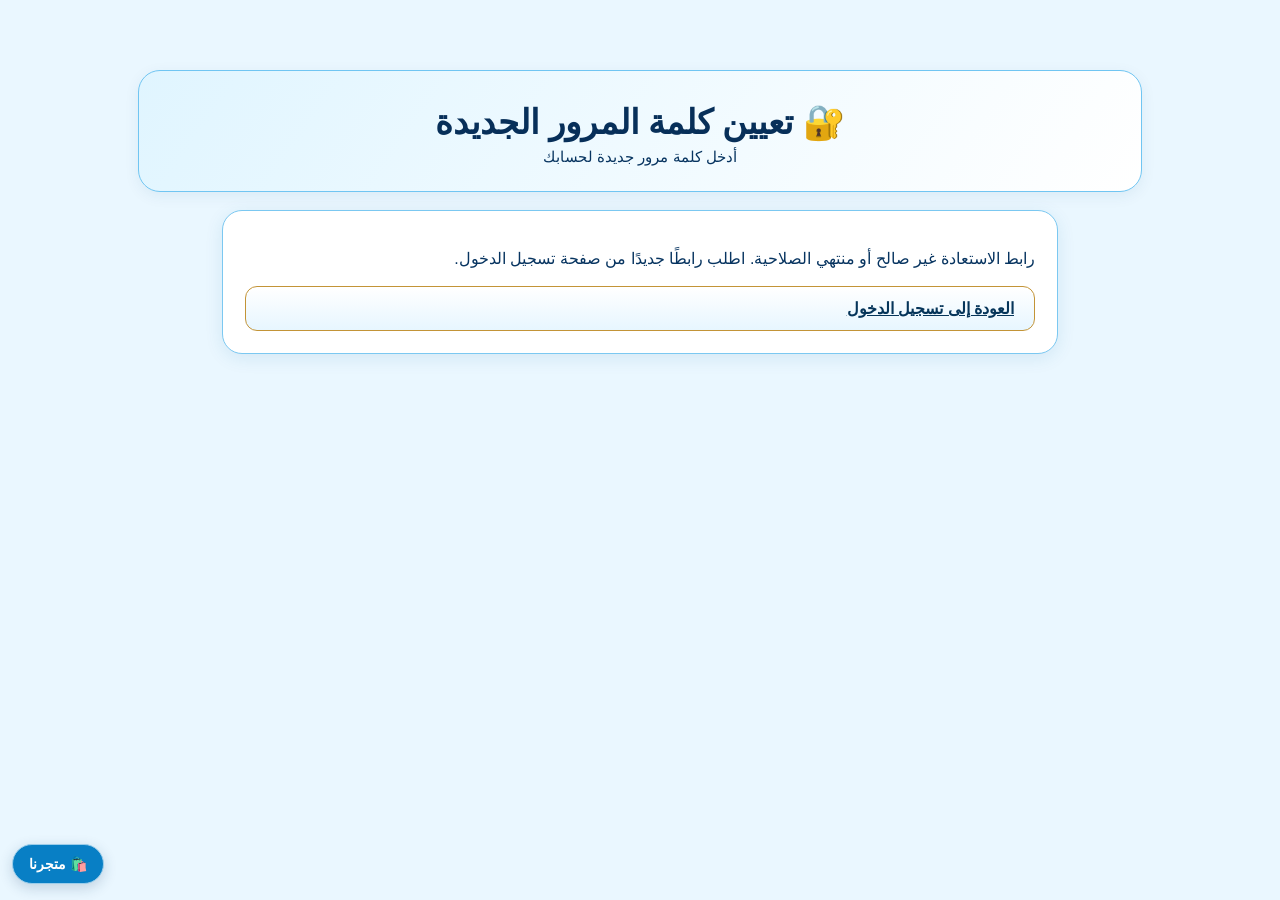
<file: reset-password.html>
<!doctype html><html lang="ar" dir="rtl"><head><meta charset="utf-8"><meta name="viewport" content="width=device-width,initial-scale=1"><title>استعادة كلمة المرور</title><link rel="stylesheet" href="data/v033-sidebar.css"><style>body{margin:0;background:#eaf7ff;font-family:Tahoma,Arial,sans-serif;color:#06375b}.by33-page{padding-top:50px}</style><style id="by2-store-standalone-v041240">.by2-store-standalone{position:fixed;left:12px;bottom:16px;z-index:80;padding:11px 16px;border-radius:999px;background:#087fc5;color:#fff!important;text-decoration:none;font:bold 14px Tahoma,Arial,sans-serif;box-shadow:0 4px 14px #123d6533;border:1px solid #9bcdea}@media(max-width:600px){.by2-store-standalone{bottom:15px;left:9px;font-size:12px;padding:9px 12px}}</style></head><body><main class="by33-page"><div class="by33-head"><h1>🔐 تعيين كلمة المرور الجديدة</h1><p>أدخل كلمة مرور جديدة لحسابك</p></div><div class="by33-auth-wrap"><form id="change" class="by33-form" hidden><label>كلمة المرور الجديدة<input type="password" name="password" minlength="8" autocomplete="new-password" required></label><label>تأكيد كلمة المرور<input type="password" name="confirm" minlength="8" autocomplete="new-password" required></label><button class="by33-primary" type="submit">حفظ كلمة المرور</button></form><p id="status" role="status">جارٍ فحص رابط الاستعادة...</p><a class="by33-home" href="index.html#service/login">العودة إلى تسجيل الدخول</a></div></main><script>const URL="https://nzukdiswtjrxitehkkak.supabase.co",KEY="sb_publishable_ZgUs-S8xlCKC62GQFZXpnQ_XwxRqwcO";const params=new URLSearchParams(location.hash.slice(1));const access=params.get('access_token');const type=params.get('type');const form=document.getElementById('change'),status=document.getElementById('status');history.replaceState(null,'',location.pathname);if(type==='recovery'&&access){form.hidden=false;status.textContent='أدخل كلمة المرور الجديدة.'}else{status.textContent='رابط الاستعادة غير صالح أو منتهي الصلاحية. اطلب رابطًا جديدًا من صفحة تسجيل الدخول.'}form.addEventListener('submit',async e=>{e.preventDefault();const pass=form.elements.password.value;if(pass!==form.elements.confirm.value){status.textContent='كلمتا المرور غير متطابقتين.';return}try{const response=await fetch(URL+'/auth/v1/user',{method:'PUT',headers:{'apikey':KEY,'Authorization':'Bearer '+access,'Content-Type':'application/json'},body:JSON.stringify({password:pass})});if(!response.ok)throw Error('تعذر تغيير كلمة المرور. ربما انتهت صلاحية الرابط.');form.hidden=true;status.textContent='تم تغيير كلمة المرور. يمكنك تسجيل الدخول الآن.'}catch(e){status.textContent=e.message}});</script><a class="by2-store-standalone" href="index.html#service/store" aria-label="الدخول إلى متجرنا">🛍️ متجرنا</a></body></html>
</file>
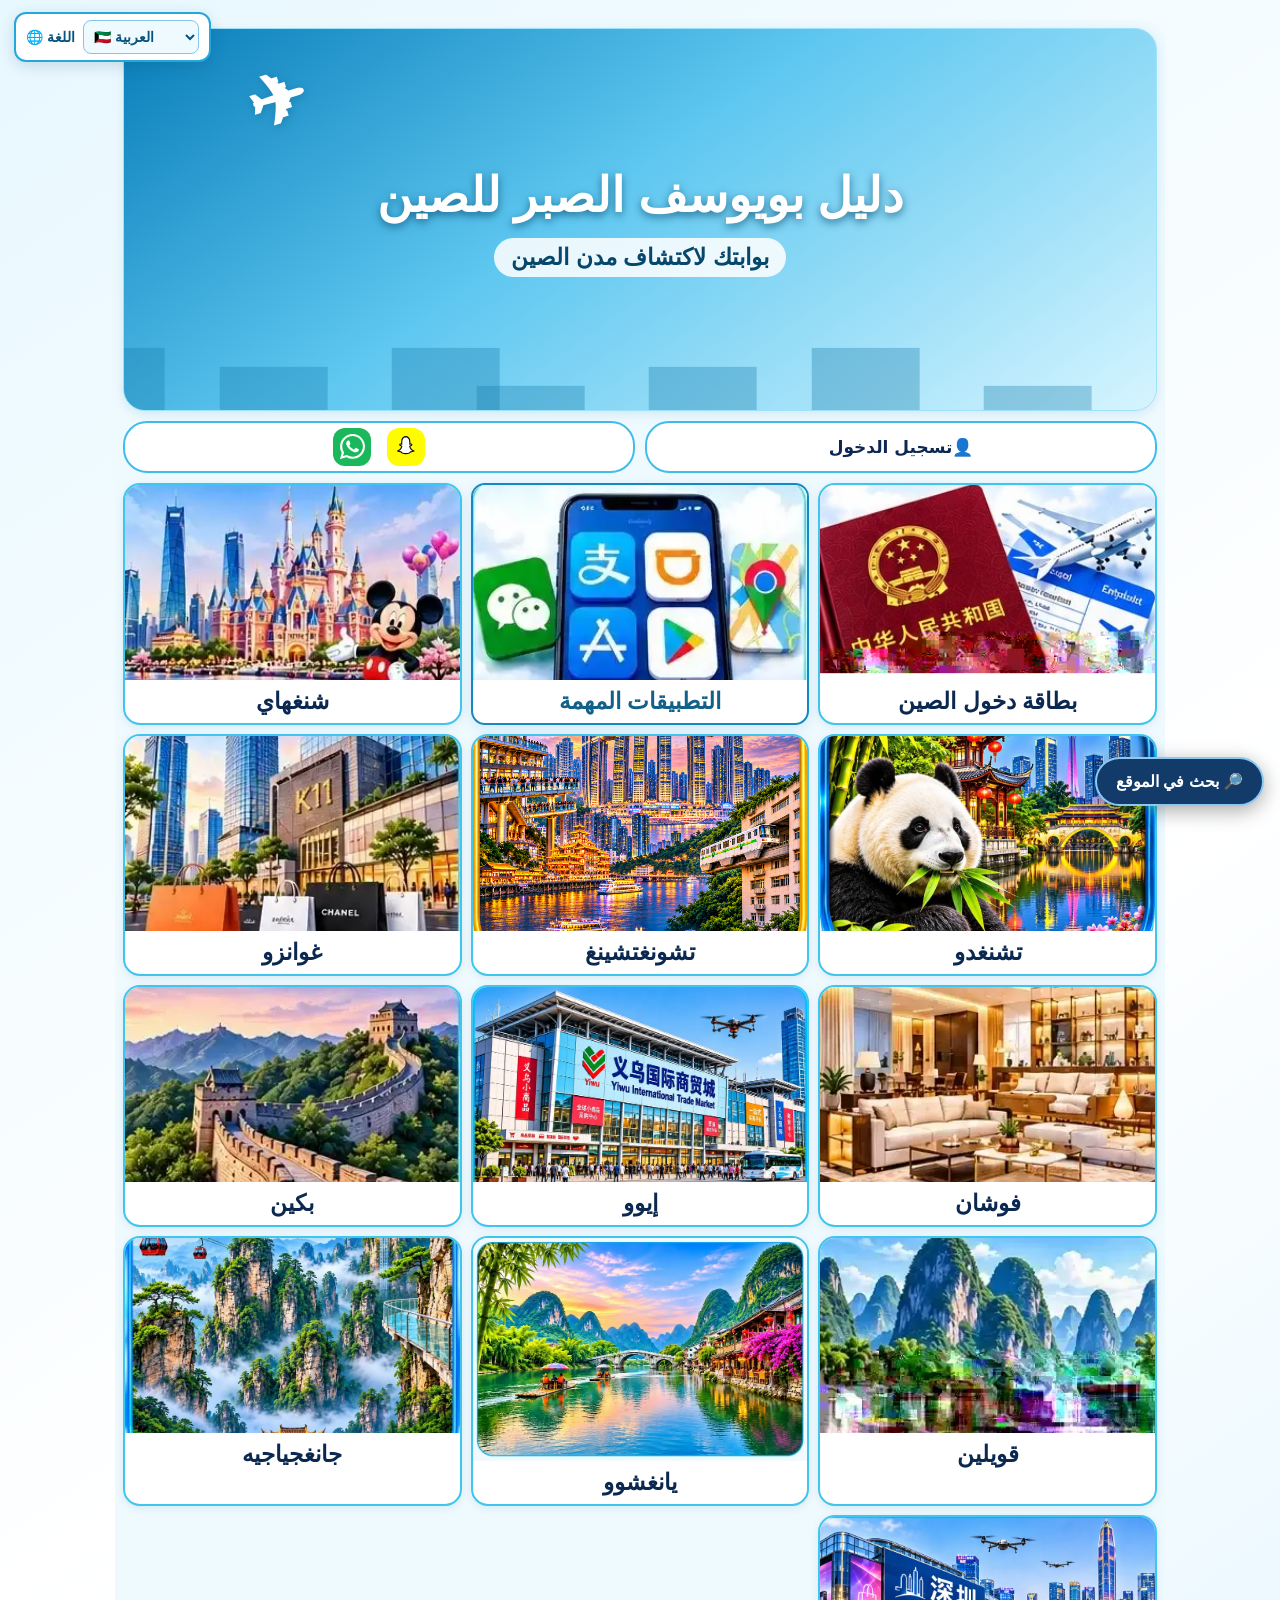
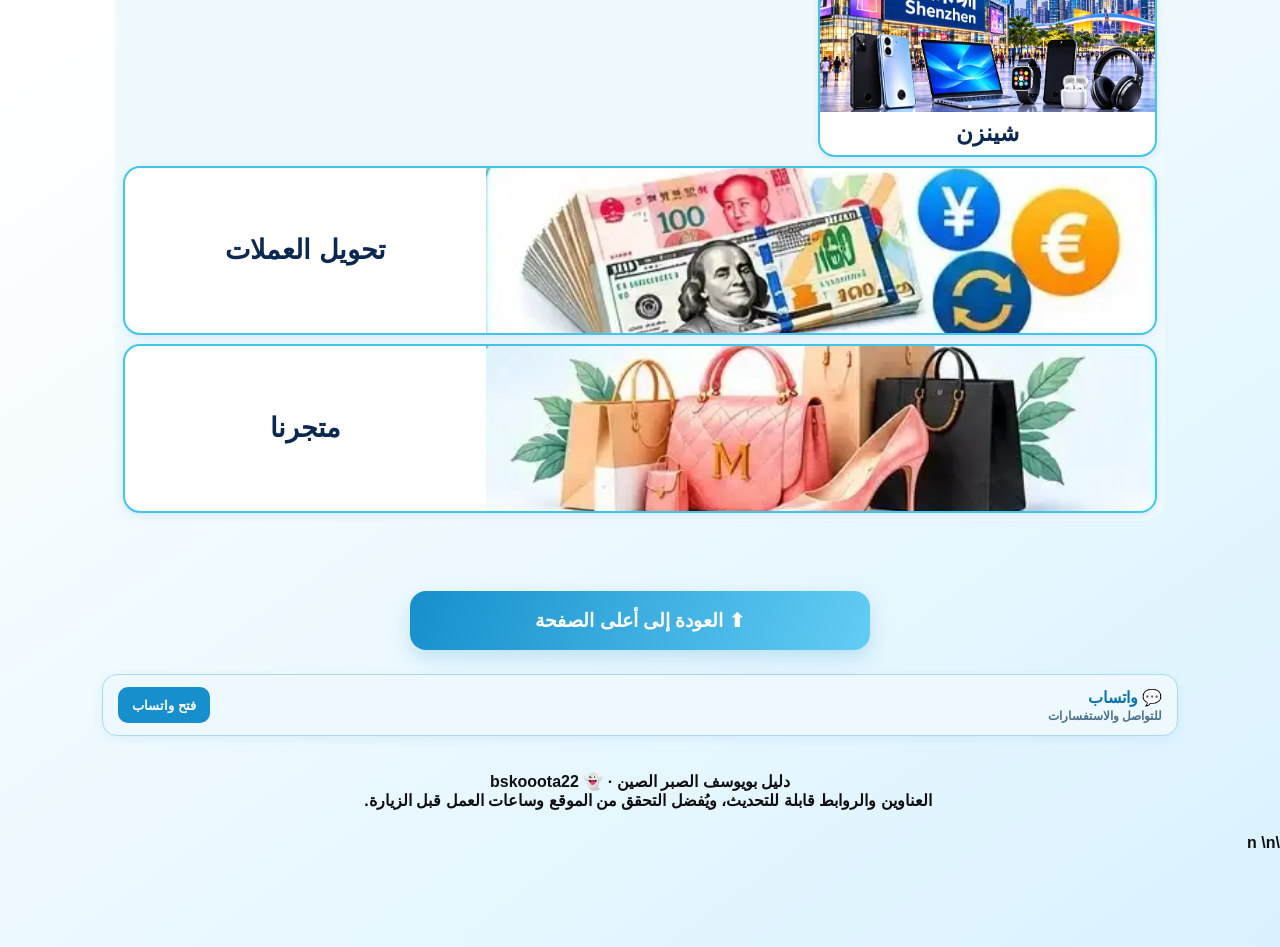
<file: BouYousef_V361_Language_Switch_Repair/apps.html>
<!doctype html><html lang="ar" dir="rtl"><head><meta charset="utf-8"><meta http-equiv="refresh" content="0;url=index.html#apps"><title>التطبيقات المهمة – بويوسف ٢</title></head><body><p>تم دمج التطبيقات المهمة في الصفحة الرئيسية. <a href="index.html#apps">فتح التطبيقات المهمة</a></p><script>location.replace('index.html#apps')</script></body></html>
</file>
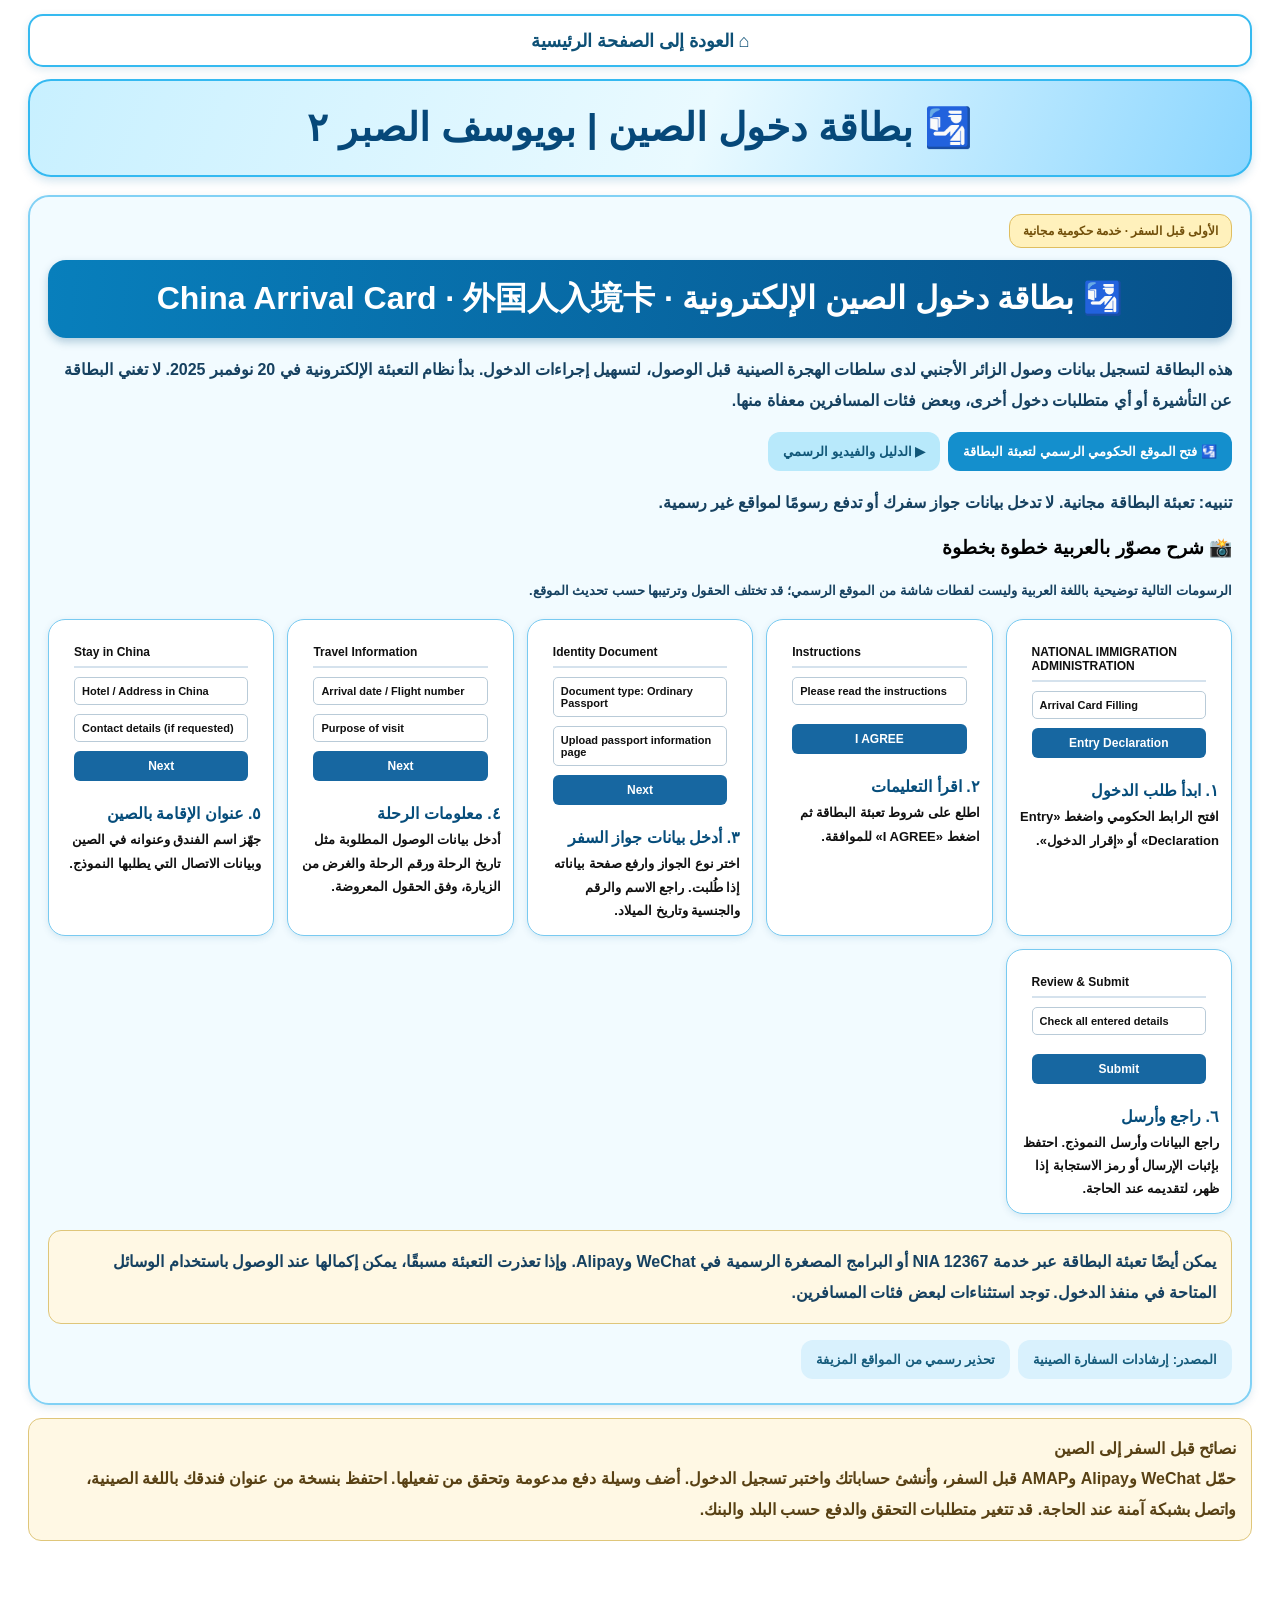
<file: BouYousef_V361_Language_Switch_Repair/arrival.html>
<!DOCTYPE html>

<html dir="rtl" lang="ar"><head><meta content="V96 Standalone Images" name="by-version"/><meta charset="utf-8"/><meta content="width=device-width,initial-scale=1" name="viewport"/><title>بطاقة دخول الصين | بويوسف الصبر ٢</title><style>:root{font-family:Tahoma,Arial,sans-serif;color:#f8f3e8;background:#101d29}*{box-sizing:border-box}body{margin:0;background:linear-gradient(140deg,#101d29,#19364a)}header{padding:28px 18px;text-align:center;background:linear-gradient(110deg,#152c3d,#254b5e);border-bottom:2px solid #d9b56e}h1{margin:0;color:#f5d99e;font-size:clamp(24px,5vw,39px)}header p{color:#cbd9e1}.snap{display:inline-block;background:#fffc00;color:#111;border-radius:22px;padding:9px 17px;text-decoration:none;font-weight:bold}.wrap{max-width:1150px;margin:auto;padding:20px}.tabs{display:grid;grid-template-columns:repeat(3,1fr);gap:10px;margin:12px 0 24px}.tab{background:#244355;color:white;border:1px solid #66808a;border-radius:15px;padding:17px 7px;cursor:pointer;font-weight:bold}.tab.active{background:#d9b56e;color:#182633}section{display:none}section.active{display:block}.panel,.place{background:#1d3545;border:1px solid #476477;border-radius:16px;padding:17px;margin:13px 0;box-shadow:0 7px 20px #0002}.panel h2,.place h3{color:#f1d18c;margin:0 0 10px}.place small{color:#b6d1dd}.btns{display:flex;gap:8px;flex-wrap:wrap;margin-top:13px}a.btn,button.btn{display:inline-block;text-decoration:none;color:#102637;background:#e8ca8d;border:0;border-radius:9px;padding:10px 12px;font-weight:bold;cursor:pointer;font-size:13px}.btn.secondary{background:#c7e5ee}.btn.dark{background:#b5c5d0}.search{width:100%;padding:15px;border-radius:12px;border:1px solid #91a9b8;background:#e9f3f7;color:#152635;font-size:16px}.chips{display:flex;flex-wrap:wrap;gap:7px;margin:13px 0}.chip{background:#31566b;color:#fff;border:1px solid #648598;border-radius:20px;padding:9px 14px;cursor:pointer}.chip.selected{background:#e8ca8d;color:#162b39}.grid{display:grid;grid-template-columns:repeat(auto-fill,minmax(280px,1fr));gap:12px}.grid .place{margin:0}.note{background:#254653;border-right:4px solid #e8ca8d;padding:15px;border-radius:10px;line-height:1.9}footer{text-align:center;color:#c8d5db;padding:24px}#toast{position:fixed;bottom:18px;right:18px;background:#e8ca8d;color:#172735;padding:12px;border-radius:10px;display:none}@media(max-width:560px){.tabs{gap:5px}.tab{font-size:12px;padding:13px 5px}.wrap{padding:12px}}.place-photo{width:100%;height:175px;object-fit:cover;border-radius:12px;background:#29485a;display:block;margin-bottom:12px}.photo-placeholder{height:175px;border:1px dashed #829baa;border-radius:12px;background:linear-gradient(135deg,#284b60,#182e3e);display:flex;align-items:center;justify-content:center;flex-direction:column;gap:8px;color:#e1eaf0;margin-bottom:12px}.hint{font-size:13px;color:#c5d7e2}@media(max-width:650px){.tabs{grid-template-columns:repeat(2,1fr)}} .fxform{display:grid;grid-template-columns:repeat(auto-fit,minmax(180px,1fr));gap:12px;margin:18px 0}.fxform label{display:flex;flex-direction:column;gap:7px;color:#f1d18c;font-weight:bold}.fxform input,.fxform select{padding:13px;border-radius:10px;border:1px solid #91a9b8;background:#e9f3f7;color:#102637;font-size:16px;width:100%}.fxresult{background:#122c3c;border:1px solid #c4a569;border-radius:14px;padding:20px;margin:18px 0;font-size:clamp(20px,4vw,28px);font-weight:bold;color:#f5d99e} .top-whatsapp{display:flex;justify-content:center;margin:16px auto 4px}.top-whatsapp .whatsapp-button{min-width:min(92vw,460px);font-size:19px;padding:17px 25px;box-shadow:0 8px 25px #00a65255}.tab:nth-child(6){background:linear-gradient(120deg,#7d36d8,#b654e7);border-color:#d7a5ff}.tab:nth-child(6).active{background:#f2d5ff;color:#41145f}.place{border-right:4px solid #2fc4d6}.place:nth-child(3n+2){border-right-color:#ffad3e}.place:nth-child(3n){border-right-color:#ba78ff}@media(max-width:700px){.tabs{grid-template-columns:repeat(2,1fr)}}
.restaurant-contact{display:flex;flex-wrap:wrap;align-items:center;gap:8px;margin-top:12px;padding:12px;border:1px solid #4a7892;border-radius:12px}.restaurant-contact strong{width:100%}.restaurant-contact span{font-size:12px;opacity:.85}.restaurant-contact a{text-decoration:none;font-size:12px}</style><style>.arrival-steps{display:grid;grid-template-columns:repeat(auto-fit,minmax(210px,1fr));gap:12px;margin:16px 0}.arrival-step{background:#132d40;border:1px solid #628396;border-radius:13px;padding:12px}.arrival-screen{background:#f2f7fb;color:#203b4d;border-radius:10px;min-height:135px;padding:13px;direction:ltr;text-align:left;display:flex;flex-direction:column;gap:9px}.arrival-screen .screen-title{font-size:12px;font-weight:bold;color:#164a77;border-bottom:2px solid #d5e2ed;padding-bottom:7px}.arrival-screen .screen-line{border:1px solid #b9cbd8;border-radius:5px;padding:7px;font-size:11px;background:white}.arrival-screen .screen-button{background:#1767a1;color:white;padding:8px;border-radius:6px;text-align:center;font-size:12px;margin-top:auto}.arrival-step strong{display:block;color:#f5d99e;margin:10px 0 5px}.arrival-step p{font-size:13px;line-height:1.8;margin:0}.arrival-tag{display:inline-block;border-radius:20px;padding:5px 12px;background:#315c62;color:#e8fff4;font-size:12px}@media(max-width:650px){.tabs{grid-template-columns:repeat(2,1fr)}} </style><style>
:root{font-family:Tahoma,Arial,sans-serif;background:#06143b;color:#fff}
body{background:radial-gradient(ellipse at 15% 5%,#243d99 0%,transparent 40%),linear-gradient(145deg,#07143c,#0a2759 55%,#081434);min-height:100vh}
header{background:linear-gradient(110deg,#17225d,#402777 42%,#0a5aa0);border-bottom:3px solid #f6b73f;padding:45px 16px 35px}
header h1{color:#ffcf65;text-shadow:0 4px 15px #000a;font-size:clamp(28px,5vw,49px)}header p{color:#f4f7ff;font-size:17px}
.tabs{gap:12px}.tab{min-height:105px;font-size:16px;border:2px solid #ffffff55;box-shadow:0 10px 25px #0004;transition:transform .15s}
.tab:hover{transform:translateY(-3px)}.tab:nth-child(1){background:linear-gradient(145deg,#f51d3c,#a70a2e)}.tab:nth-child(2){background:linear-gradient(145deg,#0789f4,#0746b9)}.tab:nth-child(3){background:linear-gradient(145deg,#13b76b,#047340)}.tab:nth-child(4){background:linear-gradient(145deg,#8d3aef,#4d16a5)}.tab:nth-child(5){background:linear-gradient(145deg,#ffae13,#d26a05)}.tab.active{color:white;border:3px solid #fff;box-shadow:0 0 0 3px #f5ca5b66,0 12px 28px #0007}
.panel,.place{background:linear-gradient(145deg,#142b66,#12234e);border:1px solid #6c91e2;border-radius:20px;box-shadow:0 9px 25px #0004}
.panel h2,.place h3{color:#ffda79}.place{border-right:5px solid #20d6b6}.place:nth-child(5n+2){border-right-color:#ffb739}.place:nth-child(5n+3){border-right-color:#c084fc}.place:nth-child(5n+4){border-right-color:#ff6488}.place:nth-child(5n+5){border-right-color:#63b3ff}
.chinese-address{direction:ltr;text-align:right;background:#ffffff12;border-radius:9px;padding:10px;color:#e9f4ff;overflow-wrap:anywhere}
a.btn,button.btn{background:#ffcf6a;color:#182049;border-radius:12px;padding:12px 15px}.btn.secondary{background:#9ce9fa}.btn.dark{background:#c9b6ff}.chip{background:#213e85}.chip.selected{background:#ffd16d}.note{background:#173c79;border-right-color:#ffcf6a}.fxresult{background:#102b66;border-color:#f6c56d}
.whatsapp-contact{max-width:1150px;margin:16px auto;padding:0 20px}.whatsapp-card{background:linear-gradient(110deg,#075f39,#0ca65b);border:2px solid #4cf1a2;border-radius:22px;padding:22px;display:flex;align-items:center;justify-content:space-between;gap:18px;flex-wrap:wrap;box-shadow:0 12px 30px #0006}.whatsapp-card h2{margin:0 0 6px}.whatsapp-card p{margin:0}.whatsapp-button{display:inline-flex;align-items:center;justify-content:center;gap:12px;background:linear-gradient(#35f27c,#00b94e);color:#063d20;text-decoration:none;border:3px solid #d9ffe7;border-radius:16px;padding:16px 26px;font-size:20px;font-weight:900;box-shadow:0 8px 20px #002d2477}.whatsapp-button:hover{filter:brightness(1.08)}.whatsapp-number{direction:ltr;display:inline-block;margin-top:9px;font-weight:bold}
@media(max-width:650px){.tabs{grid-template-columns:repeat(2,1fr)}.tab{min-height:82px;font-size:14px}.whatsapp-card{justify-content:center;text-align:center}.whatsapp-button{width:100%}}
section{scroll-margin-top:14px}</style><style>.kuwait-flag{font-size:clamp(52px,11vw,86px);line-height:1.2;margin:0 auto 10px;filter:drop-shadow(0 4px 10px #0005)}</style><style id="sky-blue-theme">
:root{color:#173d59;background:#f5fbff;color-scheme:light}
body{background:linear-gradient(145deg,#e8f8ff,#ffffff 48%,#d9f2ff);color:#173d59}
header{background:linear-gradient(120deg,#b9eaff,#e8f9ff,#ffffff);border-bottom:3px solid #42b5e9}
header h1{color:#0875ad;text-shadow:none}header p{color:#285c7b}
.panel,.place,.arrival-step{background:#ffffff;border:1px solid #a9ddf5;box-shadow:0 8px 22px #167db01a;color:#173d59}
.panel h2,.place h3,.arrival-step strong,.fxform label{color:#0878b4}
.place small,.hint{color:#4d7891}
.tab,.tab:nth-child(1),.tab:nth-child(2),.tab:nth-child(3),.tab:nth-child(4),.tab:nth-child(5),.tab:nth-child(6){background:linear-gradient(145deg,#e2f6ff,#a8e2fb);color:#075782;border:1px solid #8bd0f1;box-shadow:0 5px 14px #168bc01a}
.tab.active,.tab:nth-child(6).active{background:linear-gradient(145deg,#149fdf,#087cb9);color:#fff;border:2px solid #ffffff;box-shadow:0 0 0 2px #8ad6f7}
.chip{background:#e3f6ff;color:#145a7c;border:1px solid #a4daf4}.chip.selected{background:#138dca;color:white}
.note{background:#e7f7ff;border-right:4px solid #29a9e4;color:#1d5270}
.chinese-address{background:#edf8fe;color:#174d70}
a.btn,button.btn{background:#148fcd;color:white}.btn.secondary{background:#b8e9fb;color:#115778}.btn.dark{background:#d9f1fd;color:#155b7b}
.search,.fxform input,.fxform select{background:#fff;color:#163e5b;border:1px solid #9ed5ee}
.fxresult{background:#e3f6ff;color:#0876b0;border:1px solid #8fd1ee}
.photo-placeholder{background:linear-gradient(135deg,#d7f1fe,#f8fdff);color:#306782;border-color:#a1d5ed}
footer{color:#507c92}#toast{background:#128cc9;color:white}
.arrival-tag{background:#d9f4ff;color:#146386}
.whatsapp-card{box-shadow:0 8px 20px #168bc020}
header .whatsapp-mini{display:inline-flex;vertical-align:middle;align-items:center;justify-content:center;width:40px;height:40px;margin-right:9px;border-radius:13px;background:#25d366;color:white;text-decoration:none;box-shadow:0 3px 12px #075e5433}.top-whatsapp .apps-feature{width:min(92vw,460px);min-height:65px;border-radius:16px;border:2px solid #62bde7;background:linear-gradient(110deg,#2b9dd8,#74d5fb);color:white;font-weight:900;font-size:21px;cursor:pointer;box-shadow:0 8px 22px #168bc033}.top-whatsapp .apps-feature:active{transform:translateY(1px)}.back-top-wrap{text-align:center;padding:20px 15px 12px}.back-top{background:linear-gradient(110deg,#168fcc,#62cdf4);color:white;border:0;border-radius:16px;padding:18px 30px;font-size:19px;font-weight:bold;cursor:pointer;min-width:min(92vw,460px);box-shadow:0 8px 20px #168bc033}</style><style>.flags-art{width:min(78vw,310px);margin:0 auto 17px;padding:8px;border-radius:24px;background:linear-gradient(135deg,#fff,#d8f5ff 55%,#fff);border:2px solid #ffffffc9;box-shadow:0 0 0 5px #64c9ed44,0 14px 35px #1686c044;overflow:hidden;position:relative}.flags-art:after{content:"";position:absolute;inset:0;border-radius:22px;pointer-events:none;background:linear-gradient(120deg,transparent 25%,#ffffff50 48%,transparent 68%)}.flags-art img{width:100%;display:block;border-radius:16px;mix-blend-mode:multiply;filter:saturate(1.18) contrast(1.06)}@media(max-width:500px){.flags-art{width:min(70vw,250px)}}</style><style id="latest-contrast-update">/* High-contrast explanatory text */
body,main,section,.wrap,.card,.item,.details,.description,p,li,td,th,label,small{font-weight:700;color:#101010}
header p,header h1{font-weight:800;color:#101010}
button,.tab,.btn,a.button,.apps-feature{font-weight:800}
.flags-art{border:0!important;box-shadow:none!important;background:transparent!important;padding:0!important;max-width:100%!important;width:min(92vw,760px)!important}
.flags-art img{border:0!important;box-shadow:none!important;border-radius:0!important;width:100%;display:block}
</style><style id="update-2026-10-28">
/* Readable, bold black explanatory content while preserving bright action buttons. */
body, .wrap, section, .panel, .place, .note, .hint, .chinese-address,
.arrival-step, .arrival-step p, .arrival-step strong, .arrival-tag,
.place small, .panel p, .panel li, .place p, .place li,
.fxform label, .fxresult, footer, header p, header h1 {
 color:#101010!important;font-weight:800!important;
}
.panel h2,.place h3{color:#101010!important;font-weight:900!important}
.panel,.place,.note,.arrival-step,.fxresult{background:#f3fbff!important}
.arrival-screen{background:#fff!important;color:#101010!important}
.arrival-screen .screen-title,.arrival-screen .screen-line{color:#101010!important;font-weight:800!important}
.tab,.tab.active,.chip,.chip.selected,a.btn,button.btn,.back-top,.apps-feature,.snap,.whatsapp-mini{font-weight:800!important}
.flags-art{width:min(94vw,980px)!important;max-width:100%!important;margin:0 auto 18px!important;border:0!important;box-shadow:none!important;background:transparent!important;padding:0!important;overflow:hidden;border-radius:12px!important}
.flags-art:after{display:none!important}
.flags-art img{display:block;width:100%;height:auto;border:0!important;box-shadow:none!important;border-radius:10px!important;mix-blend-mode:normal!important;filter:none!important}
</style><style>
.header-social{display:flex;align-items:center;justify-content:center;gap:12px;flex-wrap:wrap;margin:14px auto 6px}
.header-social .social-heading{flex-basis:100%;font-size:20px;font-weight:900;color:#000;text-align:center}
.header-social .snap,.header-social .whatsapp-mini{display:inline-flex;align-items:center;justify-content:center;width:52px;height:52px;padding:8px;border-radius:15px;text-decoration:none;transition:transform .2s ease,box-shadow .2s ease}
.header-social .snap{background:#fffc00}
.header-social .whatsapp-mini{background:#1ab85b;color:white}
.header-social a:hover,.header-social a:focus-visible{transform:translateY(-2px);box-shadow:0 4px 12px #0003}
.header-social .whatsapp-mini svg{width:29px;height:29px}
</style><style>
.store-section{direction:rtl;text-align:right;color:#080808;font-weight:700}.store-hero{text-align:center;padding:28px 16px;background:linear-gradient(130deg,#d9f3ff,#fff 55%,#b6e7ff);border-radius:20px;margin:15px 0;border:2px solid #7acbf5}.store-mark{font-size:48px}.store-hero h2{font-size:clamp(25px,4vw,39px);color:#000;margin:7px 0}.store-lead{font-size:clamp(17px,2.4vw,23px);color:#000!important;font-weight:800!important}.store-content{color:#000!important}.store-content h3{font-size:25px;color:#000!important;font-weight:900}.store-content p{color:#000!important;font-weight:750!important;line-height:2}.store-services{display:grid;grid-template-columns:repeat(auto-fit,minmax(190px,1fr));gap:13px;margin:20px 0}.store-services>div{background:#eaf7ff;border:1px solid #8ecff0;border-radius:15px;padding:17px}.store-services span{display:block;font-size:32px}.store-services strong{display:block;font-size:19px;color:#000}.store-services p{font-size:15px;margin:6px 0}.store-note{background:#fff5dc;padding:12px;border-radius:12px}.store-actions{display:flex;gap:16px;flex-wrap:wrap;justify-content:center;margin:22px 0 5px}.store-social{display:flex;align-items:center;justify-content:center;flex-direction:column;gap:6px;min-width:190px;flex:1;max-width:300px;padding:20px 15px;border-radius:18px;text-decoration:none!important;box-shadow:0 5px 14px #0002;transition:transform .2s}.store-social:hover{transform:translateY(-4px)}.store-social strong{font-size:23px;color:#000}.store-social small{font-size:16px;font-weight:900;color:#000}.store-snap{background:#fffc00}.store-wa{background:#a5edba}.store-snap-icon,.store-wa-icon{display:grid;place-items:center;width:62px;height:62px;border-radius:17px;background:#fffc00}.store-wa-icon{background:#16b957;color:white;font-size:39px;border-radius:50%}
</style><style id="mobile-menu-style">
.menu-toggle{position:fixed;top:14px;right:14px;z-index:10002;width:53px;height:53px;display:flex;flex-direction:column;align-items:center;justify-content:center;gap:6px;background:#fff;border:2px solid #64c3e6;border-radius:15px;box-shadow:0 5px 18px #003b5a33;cursor:pointer}
.menu-toggle span{display:block;width:26px;height:3px;background:#111;border-radius:4px}
.mobile-menu{position:fixed;z-index:10001;top:77px;right:14px;width:min(310px,calc(100vw - 28px));background:#fff;border:2px solid #a9dff4;border-radius:18px;padding:12px;box-shadow:0 14px 36px #17394b55;display:none;max-height:calc(100vh - 95px);overflow-y:auto;direction:rtl}
.mobile-menu.open{display:block}.mobile-menu strong{display:block;color:#111;font-size:19px;margin:4px 8px 10px;font-weight:900}.mobile-menu button{display:block;width:100%;text-align:right;margin:5px 0;padding:13px;border:0;border-radius:11px;background:#e8f7ff;color:#101010;font-size:16px;font-weight:900;cursor:pointer}.mobile-menu button:active{background:#a6e5ff}
.menu-shade{display:none;position:fixed;inset:0;background:#0004;z-index:10000}.menu-shade.open{display:block}
/* Navigation now lives in the three-line mobile menu. */
nav.tabs{display:none!important}
</style><style id="lang-style">.language-switch{position:fixed;top:15px;left:15px;z-index:1200;display:flex;align-items:center;gap:7px;background:#fff;border:2px solid #58b9e8;border-radius:14px;padding:7px 10px;box-shadow:0 5px 18px #0002;color:#111;font-weight:900}.language-switch select{background:#f0faff;color:#111;font-size:14px;font-weight:900;border:0;border-radius:8px;padding:6px;max-width:105px}.language-switch label{white-space:nowrap}.language-switch select:focus{outline:2px solid #087bc0}body.lang-en .language-switch,body.lang-zh .language-switch{direction:ltr}@media(max-width:480px){.language-switch{top:10px;left:8px;padding:5px;gap:4px;font-size:12px}.language-switch select{font-size:12px;max-width:91px;padding:5px}}</style><style id="portal-shortcuts-style">
.portal-shortcuts{display:grid;grid-template-columns:repeat(auto-fit,minmax(135px,1fr));gap:12px;margin:14px auto 22px;direction:rtl}
.portal-shortcuts button{min-width:0;display:flex;flex-direction:column;align-items:center;justify-content:center;gap:9px;padding:18px 8px;border-radius:18px;border:2px solid #83cce9;background:linear-gradient(160deg,#fff,#dcf4ff);color:#080808;font:900 clamp(13px,2.8vw,19px) Tahoma,Arial,sans-serif;box-shadow:0 5px 15px #13618920;cursor:pointer;line-height:1.5}
.portal-shortcuts button:hover,.portal-shortcuts button:focus-visible{background:#c3ebff;transform:translateY(-2px);outline:2px solid #1687bd;outline-offset:2px}
.portal-shortcuts .portal-symbol{font-size:clamp(30px,6vw,47px);line-height:1.1}
@media(max-width:480px){.portal-shortcuts{gap:7px}.portal-shortcuts button{padding:13px 4px;border-radius:13px;font-size:12px}}
</style><style id="store-art-style">
.portal-shortcuts .store-art{display:flex;align-items:center;justify-content:center;gap:0;min-height:0;white-space:nowrap;font-size:clamp(30px,6vw,47px);line-height:1.1}
.store-art .store-shoe,.store-art .store-bag{font-size:.55em;line-height:1.1}
.portal-shortcuts button>span:last-child{display:block;min-height:1.5em;font:inherit;color:inherit;text-align:center}
</style><style id="store-icon-unified-2026-10-28">
/* Match the store portal's icon and caption to every other home portal. */
.portal-shortcuts button .store-art{font-size:clamp(30px,6vw,47px)!important;line-height:1.1!important;min-height:0!important;gap:2px!important}
.portal-shortcuts button .store-art .store-shoe,.portal-shortcuts button .store-art .store-bag{font-size:.55em!important;line-height:1.1!important}
.portal-shortcuts button .store-art + span{font-family:Tahoma,Arial,sans-serif!important;font-size:clamp(13px,2.8vw,19px)!important;font-weight:900!important;line-height:1.5!important;letter-spacing:normal!important;margin:0!important;padding:0!important;min-height:0!important}
@media(max-width:480px){.portal-shortcuts button .store-art + span{font-size:12px!important}}
</style><style id="store-icon-final-layout">.portal-shortcuts button .store-art{display:flex!important;flex-direction:row!important;align-items:center!important;justify-content:center!important;gap:4px!important;width:100%!important;min-height:48px!important;font-size:clamp(30px,6vw,47px)!important}.portal-shortcuts button .store-art .store-shoe,.portal-shortcuts button .store-art .store-bag{display:inline-block!important;font-size:.75em!important;line-height:1.1!important}.portal-shortcuts button .store-art + span{display:block!important;order:2!important;font-size:clamp(13px,2.8vw,19px)!important;line-height:1.5!important;margin:0!important;text-align:center!important}@media(max-width:480px){.portal-shortcuts button .store-art + span{font-size:12px!important}}</style><style id="store-icon-final-fix">.portal-shortcuts button .store-art{display:flex!important;flex-direction:row!important;align-items:center!important;justify-content:center!important;gap:5px!important;font-size:clamp(30px,6vw,47px)!important;min-height:1.1em!important}.portal-shortcuts button .store-art .store-shoe,.portal-shortcuts button .store-art .store-bag{display:inline-block!important;font-size:.75em!important;line-height:1.1!important}.portal-shortcuts button .store-art + span{display:block!important;font-size:inherit!important;font-weight:900!important;line-height:1.5!important;text-align:center!important;white-space:normal!important}</style><style>.metro-controls{display:grid;grid-template-columns:repeat(auto-fit,minmax(200px,1fr));gap:14px;margin:18px 0}.metro-controls label{font-weight:800;color:#111;display:flex;flex-direction:column;gap:8px}.metro-controls select{padding:13px;border:1px solid #83cce9;border-radius:12px;background:white;color:#111;font-size:16px;width:100%}</style><style>
.metro-diagram-area{margin:18px 0;padding:14px;background:#f6fbff;border:1px solid #b4d9eb;border-radius:18px;direction:rtl}
.metro-diagram-header{display:flex;justify-content:space-between;gap:8px;flex-wrap:wrap;color:#173d59;margin-bottom:10px}.metro-diagram-header strong{font-size:19px}.metro-diagram-header span{font-size:13px}
#metroDiagram{overflow-x:auto;background:white;border-radius:14px;border:1px solid #d9eaf2;padding:6px;touch-action:pan-x pan-y}
#metroDiagram svg{display:block;min-width:680px;width:100%;height:auto}
.metro-station{cursor:pointer;outline:none}.metro-station circle{fill:white;stroke-width:3}.metro-station:focus circle,.metro-station:hover circle{stroke-width:6}.metro-station.selected-from circle{fill:#d4f8e3;stroke:#07864c!important;stroke-width:5}.metro-station.selected-to circle{fill:#ffebc2;stroke:#c67b00!important;stroke-width:5}
.metro-station text{font-size:12px;font-weight:bold;fill:#172e43;pointer-events:none}.metro-legend{display:flex;gap:10px;flex-wrap:wrap;margin-top:10px}.metro-legend span{font-size:13px;font-weight:bold;color:#1a3c52;display:inline-flex;gap:5px;align-items:center}.metro-legend i{width:14px;height:7px;border-radius:4px;display:inline-block}
</style><style id="prayer-styles">
.prayer-launch{width:100%;margin:10px 0 15px;padding:16px;border:1px solid #dcb976;border-radius:15px;background:linear-gradient(110deg,#165e66,#1e435b);color:#fff4d8;font-weight:800;font-size:19px;cursor:pointer;text-align:center}
.prayer-panel{display:none;background:#162e40;border:1px solid #d6b97a;border-radius:17px;padding:16px;margin:10px 0 22px;color:#fff}
.prayer-panel.open{display:block}.prayer-grid{display:grid;grid-template-columns:repeat(auto-fit,minmax(115px,1fr));gap:9px;margin:15px 0}
.prayer-time{background:#244759;border-radius:12px;padding:12px;text-align:center}.prayer-time strong{display:block;color:#f5d99e;margin-bottom:8px}.prayer-time span{font-size:19px;font-weight:bold;direction:ltr;display:block}
.qibla-wrap{display:flex;flex-wrap:wrap;align-items:center;gap:20px}.qibla-dial{position:relative;width:185px;height:185px;border-radius:50%;border:7px solid #d4b46d;background:radial-gradient(circle,#244b63,#102b3b);box-shadow:inset 0 0 20px #0006;flex-shrink:0}
.qibla-dial .north{position:absolute;top:8px;left:50%;transform:translateX(-50%);color:#fff;font-weight:800}
.qibla-arrow{position:absolute;left:50%;top:50%;width:7px;height:115px;background:linear-gradient(to bottom,#e9b44e 0 50%,#7291a2 50%);border-radius:8px;transform-origin:50% 50%;transform:translate(-50%,-50%) rotate(0deg)}
.qibla-arrow:before{content:'▲';position:absolute;top:-20px;left:-11px;color:#ffd36b;font-size:28px}
.qibla-arrow:after{content:'🕋';position:absolute;top:-39px;left:-11px;font-size:24px}
.prayer-note{font-size:13px;color:#c4d8e5;line-height:1.8}.prayer-activate{border:0;border-radius:10px;background:#e8ca8d;color:#172b3a;padding:12px 15px;font-weight:bold;cursor:pointer}
</style><style>#gl .gl-card{background:#1d3545;border:1px solid #476477;border-radius:16px;padding:17px;margin:13px 0;box-shadow:0 7px 20px #0002;color:#f8f3e8}#gl .gl-card h3{color:#f1d18c;margin:0 0 10px}#gl .gl-card small{color:#b6d1dd}#gl .gl-card p{color:#f8f3e8}#gl .gl-actions{display:flex;flex-wrap:wrap;gap:8px;margin-top:13px}#gl .gl-actions a,#gl .gl-actions button{display:inline-block;text-decoration:none;color:#102637;background:#e8ca8d;border:0;border-radius:9px;padding:10px 12px;font-weight:bold;cursor:pointer;font-size:inherit}#gl .gl-actions a:nth-child(2){background:#d8e8f2}#gl .gl-actions a:nth-child(3){background:#244355;color:white;border:1px solid #66808a}#gl .gl-chip{background:#244355;color:white;border:1px solid #66808a;border-radius:20px;padding:9px 12px;cursor:pointer;font-weight:bold}#gl .gl-chip.selected{background:#d9b56e;color:#182633}</style><style>.city-dropdown-wrap{display:flex;flex-direction:column;gap:7px;min-width:185px;max-width:100%;flex:1 1 230px;padding:8px;border:1px solid rgba(218,187,114,.45);border-radius:14px;background:rgba(28,53,71,.65)}.city-dropdown-label{font-weight:700;color:#f3d799;font-size:15px}.city-dropdown{display:block;width:100%;min-height:46px;border:1px solid #c5a566;border-radius:10px;background:#f8f3e7;color:#172f42;font:inherit;font-size:16px;padding:9px 12px;cursor:pointer}.mobile-menu .city-dropdown-wrap{margin:10px 0;min-width:0;width:100%;box-sizing:border-box}.portal-shortcuts .city-dropdown-wrap{align-self:stretch}</style><style>
/* Home portal layout: Apps shortcut above, then city dropdown, China entry and utilities */
main.wrap > .portal-shortcuts{display:flex!important;flex-direction:column!important;align-items:stretch!important;gap:12px!important;width:100%;margin-top:12px}
main.wrap > .portal-shortcuts > .city-dropdown-wrap{display:flex!important;flex-direction:column!important;flex:initial!important;width:100%!important;min-width:0!important;max-width:none!important;box-sizing:border-box;border-radius:10px;padding:12px 14px}
main.wrap > .portal-shortcuts > .city-dropdown-wrap .city-dropdown{width:100%!important;min-height:54px!important;border-radius:8px!important}
main.wrap > .portal-shortcuts > button{width:100%!important;max-width:none!important;box-sizing:border-box;min-height:68px}
main.wrap > .portal-shortcuts > .home-secondary-shortcuts{display:grid!important;grid-template-columns:repeat(2,minmax(0,1fr));gap:12px;width:100%}
main.wrap > .portal-shortcuts > .home-secondary-shortcuts > button{width:100%!important;min-width:0!important;max-width:none!important;box-sizing:border-box}
@media(max-width:390px){main.wrap > .portal-shortcuts > .home-secondary-shortcuts{gap:8px}}
</style><style>/* China arrival portal — cohesive with the existing blue/gold palette */
main.wrap > .portal-shortcuts > button[onclick="goMobileSection('arrival')"]{background:linear-gradient(135deg,#0b638f 0%,#147fad 54%,#1a95b7 100%)!important;border:2px solid #d6b66b!important;color:#fff!important;box-shadow:0 5px 16px rgba(9,78,113,.22)!important;border-radius:14px!important;display:flex!important;align-items:center!important;justify-content:center!important;gap:12px!important;padding:13px 18px!important;transition:filter .2s ease,transform .2s ease!important}
main.wrap > .portal-shortcuts > button[onclick="goMobileSection('arrival')"] .portal-symbol{background:rgba(255,255,255,.16)!important;border:1px solid rgba(255,255,255,.4)!important;border-radius:12px!important;padding:7px 11px!important;font-size:31px!important;color:#fff!important}
main.wrap > .portal-shortcuts > button[onclick="goMobileSection('arrival')"] > span:last-child{color:#fff!important;font-weight:800!important;font-size:clamp(15px,3.7vw,19px)!important}
main.wrap > .portal-shortcuts > button[onclick="goMobileSection('arrival')"]:active{transform:scale(.99)!important}
main.wrap > .portal-shortcuts > button[onclick="goMobileSection('arrival')"]:focus-visible{outline:3px solid #d6b66b!important;outline-offset:3px!important}
</style><style id="sky-blue-home-design">
/* Sky blue coordinated home shortcuts and city dropdown */
main.wrap > .portal-shortcuts {gap:12px!important;align-items:stretch!important}
main.wrap > .portal-shortcuts > button[onclick="goMobileSection('arrival')"],
main.wrap > .portal-shortcuts > .home-secondary-shortcuts > button,
button.apps-feature,
button[onclick="goMobileSection('apps')"] {
 background:linear-gradient(135deg,#38bdf8 0%,#0ea5e9 60%,#0284c7 100%)!important;
 border:1.5px solid #7dd3fc!important;
 color:#fff!important;
 border-radius:14px!important;
 box-shadow:0 4px 12px rgba(2,132,199,.17)!important;
 text-shadow:0 1px 2px rgba(3,73,111,.28)!important;
}
main.wrap > .portal-shortcuts > button[onclick="goMobileSection('arrival')"] > span:last-child,
main.wrap > .portal-shortcuts > .home-secondary-shortcuts > button > span:last-child {color:#fff!important}
main.wrap > .portal-shortcuts > button[onclick="goMobileSection('arrival')"] .portal-symbol,
main.wrap > .portal-shortcuts > .home-secondary-shortcuts .portal-symbol{
 background:rgba(255,255,255,.14)!important;border:1px solid rgba(255,255,255,.3)!important;border-radius:12px!important;
}
main.wrap > .portal-shortcuts > button[onclick="goMobileSection('arrival')"]{min-height:64px!important}
main.wrap > .portal-shortcuts > .city-dropdown-wrap{
 width:100%!important;min-width:0!important;max-width:100%!important;box-sizing:border-box!important;
 background:linear-gradient(135deg,#e0f7ff,#c5edff)!important;
 border:1.5px solid #38bdf8!important;border-radius:14px!important;
 padding:10px 12px!important;gap:7px!important;
}
main.wrap > .portal-shortcuts > .city-dropdown-wrap .city-dropdown-label{color:#075985!important;font-weight:800!important}
main.wrap > .portal-shortcuts > .city-dropdown-wrap .city-dropdown{
 display:block!important;width:100%!important;max-width:100%!important;min-width:0!important;
 height:54px!important;min-height:54px!important;box-sizing:border-box!important;
 padding:9px 15px!important;border:1.5px solid #7dd3fc!important;border-radius:10px!important;
 background:#fff!important;color:#075985!important;font-size:16px!important;font-weight:700!important;
}
main.wrap > .portal-shortcuts > .home-secondary-shortcuts{width:100%!important;gap:12px!important}
main.wrap > .portal-shortcuts > .home-secondary-shortcuts > button{min-height:66px!important;padding:10px 8px!important}
@media(max-width:400px){main.wrap > .portal-shortcuts > .home-secondary-shortcuts{gap:9px!important}}
</style><style id="equal-white-main-actions">/* Two main actions: matching white rectangular buttons */
button.apps-feature,
main.wrap > .portal-shortcuts > button[onclick="goMobileSection('arrival')"]{
 width:min(92vw,460px)!important;
 min-width:0!important;
 max-width:460px!important;
 height:68px!important;
 min-height:68px!important;
 box-sizing:border-box!important;
 padding:12px 16px!important;
 background:#ffffff!important;
 color:#12658f!important;
 border:2px solid #80cdeb!important;
 border-radius:14px!important;
 box-shadow:0 5px 14px rgba(31,122,164,.13)!important;
 font-size:clamp(16px,4.3vw,21px)!important;
 font-weight:900!important;
 display:flex!important;
 align-items:center!important;
 justify-content:center!important;
 gap:8px!important;
 margin-inline:auto!important;
 text-shadow:none!important;
}
main.wrap > .portal-shortcuts > button[onclick="goMobileSection('arrival')"] > span:last-child{color:#12658f!important}
main.wrap > .portal-shortcuts > button[onclick="goMobileSection('arrival')"] .portal-symbol{background:transparent!important;border:0!important}
button.apps-feature:hover,
main.wrap > .portal-shortcuts > button[onclick="goMobileSection('arrival')"]:hover{background:#f0faff!important}
</style><style>/* Unified refined China arrival card button */
main.wrap > .portal-shortcuts > button[onclick="goMobileSection('arrival')"]{
 width:min(92vw,460px)!important;max-width:460px!important;height:68px!important;min-height:68px!important;
 background:#fff!important;color:#12658f!important;border:2px solid #80cdeb!important;
 border-radius:14px!important;display:flex!important;align-items:center!important;justify-content:center!important;
 flex-direction:row!important;gap:12px!important;padding:12px 16px!important;
 box-shadow:0 5px 14px rgba(31,122,164,.13)!important;transition:background .2s,border-color .2s,transform .2s!important;
 font-size:clamp(16px,4.3vw,21px)!important;font-weight:900!important;line-height:1.3!important;
}
main.wrap > .portal-shortcuts > button[onclick="goMobileSection('arrival')"] .portal-symbol{
 display:inline-flex!important;align-items:center!important;justify-content:center!important;
 width:38px!important;height:38px!important;min-width:38px!important;border-radius:11px!important;
 background:#e7f7ff!important;border:1px solid #b9e4f6!important;font-size:23px!important;
}
main.wrap > .portal-shortcuts > button[onclick="goMobileSection('arrival')"] > span:last-child{color:#12658f!important;white-space:normal!important;text-align:center!important}
main.wrap > .portal-shortcuts > button[onclick="goMobileSection('arrival')"]:hover{background:#f0faff!important;border-color:#38bdf8!important;transform:translateY(-1px)}
main.wrap > .portal-shortcuts > button[onclick="goMobileSection('arrival')"]:focus-visible{outline:3px solid #0ea5e9!important;outline-offset:3px!important}
</style><style>
/* Uniform white currency and store shortcuts */
.portal-shortcuts .home-secondary-shortcuts button,
.home-secondary-shortcuts button{background:#fff!important;background-image:none!important;color:#12618a!important;border:2px solid #8cd9f3!important;box-shadow:0 5px 15px rgba(4,49,78,.13)!important;border-radius:14px!important;min-height:76px!important;display:flex!important;align-items:center!important;justify-content:center!important;gap:8px!important;font-weight:700!important}
.home-secondary-shortcuts button .portal-symbol{color:#12618a!important}
.home-secondary-shortcuts button:hover,.home-secondary-shortcuts button:focus-visible{background:#f0fbff!important;border-color:#4dbbe5!important}
</style><style id="final-white-currency-store">/* White currency/store cards, override all previous theme declarations */
main.wrap > .portal-shortcuts > .home-secondary-shortcuts > button,
main.wrap .home-secondary-shortcuts > button {
 background:#ffffff!important;background-image:none!important;
 color:#075985!important;border:2px solid #80cfee!important;
 box-shadow:0 5px 16px rgba(25,127,174,.14)!important;
 border-radius:15px!important;min-height:76px!important;
 display:flex!important;align-items:center!important;justify-content:center!important;
 flex-direction:column!important;gap:5px!important;
}
main.wrap .home-secondary-shortcuts > button > span:last-child,
main.wrap .home-secondary-shortcuts > button span:not(.portal-symbol):not(.store-shoe):not(.store-bag){color:#075985!important}
main.wrap .home-secondary-shortcuts > button .portal-symbol{
 background:#eaf8ff!important;border:1px solid #b9e7fa!important;
 color:#075985!important;border-radius:11px!important;
}
main.wrap .home-secondary-shortcuts > button:active{background:#eaf8ff!important}
</style><style>
/* Home screen: shortcuts only; content shown only after choosing a portal */
body.home-view main.wrap > section{display:none!important}
body.home-view .portal-shortcuts{display:flex!important}
body:not(.home-view) .portal-shortcuts{display:none!important}
main.wrap > nav.tabs{display:none!important}
#homeBackButton{display:block;margin:14px auto 18px;padding:12px 20px;width:min(100%,420px);border:1px solid #8ad9f5;border-radius:12px;background:#fff;color:#14516b;font:700 16px Tahoma,Arial,sans-serif;cursor:pointer}
body.home-view #homeBackButton{display:none!important}
body.home-view .portal-shortcuts{margin-bottom:26px}
</style><style id="wechat-icon-alignment">.header-social .wechat-contact-btn{display:inline-flex!important;align-items:center!important;justify-content:center!important;box-sizing:border-box!important;width:52px!important;height:52px!important;min-width:52px!important;min-height:52px!important;max-width:52px!important;max-height:52px!important;padding:8px!important;margin:0!important;border:0!important;border-radius:15px!important;background:#07ae65!important;color:white!important;cursor:pointer!important;flex:0 0 52px!important;line-height:1!important;transition:transform .2s ease,box-shadow .2s ease}.header-social .wechat-contact-btn svg{display:block;width:29px!important;height:29px!important;flex-shrink:0}.header-social .wechat-contact-btn:hover,.header-social .wechat-contact-btn:focus-visible{transform:translateY(-2px);box-shadow:0 4px 12px #0003}.header-social .snap,.header-social .whatsapp-mini{box-sizing:border-box!important;width:52px!important;height:52px!important;min-width:52px!important;min-height:52px!important;flex:0 0 52px!important;margin:0!important}</style><style id="social-order-final">.header-social{display:flex;flex-wrap:wrap;align-items:center;justify-content:center;gap:10px}.header-social .social-heading{flex-basis:100%}.header-social .whatsapp-mini{order:1}.header-social .snap{order:2}.header-social .wechat-contact-btn{order:3}.header-social .whatsapp-mini,.header-social .snap,.header-social .wechat-contact-btn{width:52px!important;height:52px!important;min-width:52px!important;min-height:52px!important;max-width:52px!important;max-height:52px!important;box-sizing:border-box!important;display:inline-flex!important;align-items:center!important;justify-content:center!important;margin:0!important;flex:0 0 52px!important;border-radius:15px!important}.header-social .social-heading{order:0}</style><style id="buyousef-welcome-and-compact-whatsapp">
/* Home welcome, responsive and matched to the site's sky-blue palette */
.buyousef-welcome{max-width:1100px;margin:16px auto 22px;padding:clamp(16px,3vw,27px);border:1px solid #a6d9f3;border-radius:20px;background:linear-gradient(135deg,#f3fbff,#e8f6ff);color:#17415c;box-shadow:0 5px 16px #168bc014;line-height:1.95;text-align:start}
.buyousef-welcome .welcome-heading{font-size:clamp(19px,2.7vw,26px);font-weight:850;color:#096aa4;margin-bottom:9px}
.buyousef-welcome p{margin:8px 0 12px;font-size:clamp(14px,1.5vw,16px)}
.buyousef-welcome .welcome-notice{background:#fff;border-inline-start:4px solid #168fcc;padding:11px 14px;border-radius:10px;font-size:14px}
.buyousef-welcome .welcome-signoff{font-weight:750;color:#097db2;margin-bottom:0}
.whatsapp-contact-compact{max-width:1100px;margin:12px auto!important;padding:0 12px}
.whatsapp-contact-compact .whatsapp-card{background:#eef8ff!important;border:1px solid #a9d9f3!important;border-radius:15px!important;padding:12px 15px!important;box-shadow:0 3px 12px #168bc015!important;color:#195274!important;gap:10px!important;flex-wrap:wrap!important}
.whatsapp-contact-compact .whatsapp-card h2{font-size:16px!important;color:#0875ae!important;margin:0 0 2px!important}
.whatsapp-contact-compact .whatsapp-card p{font-size:12px!important;color:#4b7289!important;margin:0!important}
.whatsapp-contact-compact .whatsapp-button{background:#168fcc!important;color:#fff!important;border:0!important;border-radius:10px!important;padding:9px 14px!important;font-size:13px!important;font-weight:700!important;box-shadow:none!important;min-height:36px!important;width:auto!important;max-width:100%!important}
@media(max-width:650px){.whatsapp-contact-compact .whatsapp-card{flex-wrap:nowrap!important;text-align:start!important;justify-content:space-between!important}.whatsapp-contact-compact .whatsapp-button{flex-shrink:0!important}}
</style><style id="buyousef-welcome-home-visibility">
/* Show approved welcome text on home page only. */
body.home-view main.wrap > section#buyousef-welcome{display:block!important;visibility:visible!important;opacity:1!important}
body:not(.home-view) main.wrap > section#buyousef-welcome{display:none!important}
</style><style id="by-registration-css">#by-registration .panel{max-width:700px;margin:15px auto}#by-registration form{display:grid;gap:12px}#by-registration label{display:grid;gap:6px}#by-registration input:not([type=checkbox]){padding:13px;border-radius:9px;border:1px solid #a4b6c0;font:inherit;width:100%}#by-registration .note{line-height:1.8}.by-register-shortcut{background:#fff!important;color:#173346!important;border:2px solid #d9b56e!important}</style><style id="by-apps-white-blue-frame">
/* التطبيقات المهمة: خلفية بيضاء وإطار أزرق */
button[onclick="goMobileSection('apps')"],button.apps-feature{background:#ffffff!important;background-image:none!important;border:2px solid #1689c5!important;color:#12618a!important;text-shadow:none!important;box-shadow:0 4px 14px rgba(22,137,197,.14)!important;}
button[onclick="goMobileSection('apps')"] > span:last-child,button.apps-feature > span:last-child{color:#12618a!important;}
button[onclick="goMobileSection('apps')"] .portal-symbol{background:#eff9ff!important;border:1px solid #b9e4f6!important;color:#12618a!important;}
</style><style id="by-flip-auth-css">
.by-flip-card{height:166px;perspective:1000px;min-width:0}.by-flip-inner{width:100%;height:100%;position:relative;transition:transform .6s;transform-style:preserve-3d}.by-flip-card.flipped .by-flip-inner{transform:rotateY(180deg)}.portal-shortcuts .by-flip-face{position:absolute;inset:0;width:100%;height:100%;backface-visibility:hidden;-webkit-backface-visibility:hidden;display:flex;flex-direction:column;align-items:center;justify-content:center;gap:6px;border:2px solid #1689c5;border-radius:18px;background:#fff;color:#12618a;text-align:center;padding:9px;font:900 15px Tahoma,Arial,sans-serif;box-shadow:0 5px 15px #13618920}.portal-shortcuts .by-flip-front .portal-symbol{font-size:42px}.by-flip-front small{font-size:10px;font-weight:normal}.portal-shortcuts .by-flip-back{transform:rotateY(180deg);background:#eaf7ff;color:#17465f;gap:6px}.by-flip-back p{font-size:11px;line-height:1.4;margin:0}.portal-shortcuts .by-flip-open,.portal-shortcuts .by-flip-return{display:block;width:auto;min-height:0;font-size:12px;padding:5px 10px;border:1px solid #1689c5;border-radius:8px;background:#fff;color:#125c82;box-shadow:none;transform:none}.by-flip-return{border:0!important;background:transparent!important}.by-auth-panel{max-width:700px;margin:16px auto}.by-auth-tabs{display:flex;gap:10px;margin:18px 0}.by-auth-tab{flex:1;padding:12px;border:1px solid #9bc7e2;border-radius:10px;background:#244355;color:#fff;cursor:pointer;font-weight:bold}.by-auth-tab.active{background:#fff;color:#145f86}.by-auth-panel [hidden]{display:none!important}.by-auth-notice{background:#2b4757;padding:12px;border-radius:10px;line-height:1.9}.by-auth-panel form{display:grid;gap:12px}.by-auth-panel label{display:grid;gap:6px}.by-auth-panel input{padding:13px;border-radius:9px;border:1px solid #a4b6c0;font:inherit;width:100%}
@media(prefers-reduced-motion:reduce){.by-flip-inner{transition:none}}
</style><style id="by-three-square-cards">
/* Three matching square feature cards, preserving front/back interactions. */
.portal-shortcuts{grid-template-columns:repeat(3,minmax(0,1fr));align-items:start;gap:clamp(8px,2vw,18px)}
.portal-shortcuts>.by-flip-card{width:100%;height:auto;aspect-ratio:1/1;min-width:0;perspective:1100px}
.portal-shortcuts>.by-flip-card .by-flip-inner{height:100%;width:100%}
.portal-shortcuts>.by-flip-card .by-flip-face{border:2px solid #1689c5!important;border-radius:20px!important;background:#fff!important;color:#135f89!important;box-shadow:0 7px 22px #0b55701b!important;padding:clamp(6px,1.8vw,16px)!important;gap:clamp(3px,1vw,10px)!important;overflow:hidden}
.portal-shortcuts>.by-flip-card .by-flip-back{background:#edf8ff!important}
.portal-shortcuts>.by-flip-card .by-flip-front .portal-symbol{font-size:clamp(30px,5.2vw,60px)!important}
.portal-shortcuts>.by-flip-card .by-flip-front>span:nth-child(2){font-size:clamp(12px,1.6vw,19px);line-height:1.45}
.portal-shortcuts>.by-flip-card .by-flip-front small{font-size:clamp(9px,1vw,12px)}
.portal-shortcuts>.by-flip-card .by-flip-back strong{font-size:clamp(12px,1.6vw,18px)}
.portal-shortcuts>.by-flip-card .by-flip-back p{font-size:clamp(10px,1.2vw,14px);line-height:1.5}
.portal-shortcuts>.by-flip-card .by-flip-back button{font-size:clamp(10px,1.1vw,13px)!important;padding:5px 8px!important}
@media(max-width:520px){.portal-shortcuts{gap:7px}.portal-shortcuts>.by-flip-card .by-flip-face{border-radius:13px!important;padding:5px!important}.portal-shortcuts>.by-flip-card .by-flip-front .portal-symbol{font-size:30px!important}.portal-shortcuts>.by-flip-card .by-flip-front>span:nth-child(2){font-size:11px}.portal-shortcuts>.by-flip-card .by-flip-front small{font-size:8px}.portal-shortcuts>.by-flip-card .by-flip-back strong{font-size:10px}.portal-shortcuts>.by-flip-card .by-flip-back p{font-size:9px;line-height:1.2}.portal-shortcuts>.by-flip-card .by-flip-back button{font-size:9px!important;padding:3px!important}}
</style><style id="by-compact-feature-cards">
/* Compact, equal square cards on phone and desktop */
.portal-shortcuts{display:flex!important;justify-content:center!important;align-items:center!important;flex-wrap:wrap!important;gap:10px!important}
.portal-shortcuts>.by-flip-card{flex:0 0 auto!important;width:clamp(94px,24vw,124px)!important;height:clamp(94px,24vw,124px)!important;aspect-ratio:1!important}
.portal-shortcuts>.by-flip-card .by-flip-face{border-radius:13px!important;padding:5px!important;gap:3px!important}
.portal-shortcuts>.by-flip-card .by-flip-front .portal-symbol{font-size:clamp(25px,6vw,35px)!important}
.portal-shortcuts>.by-flip-card .by-flip-front>span:nth-child(2){font-size:clamp(10px,2.5vw,12px)!important;line-height:1.25!important}
.portal-shortcuts>.by-flip-card .by-flip-front small{font-size:8px!important}
.portal-shortcuts>.by-flip-card .by-flip-back strong{font-size:11px!important}
.portal-shortcuts>.by-flip-card .by-flip-back p{font-size:9px!important;line-height:1.25!important;margin:1px!important}
.portal-shortcuts>.by-flip-card .by-flip-back button{font-size:9px!important;padding:3px 5px!important}
@media(max-width:360px){.portal-shortcuts{gap:6px!important}.portal-shortcuts>.by-flip-card{width:clamp(87px,29vw,103px)!important;height:clamp(87px,29vw,103px)!important}}
</style><style id="by-three-in-row-final">
/* Keep the three flip cards compact, side-by-side in one centered row. */
.portal-shortcuts{display:grid!important;grid-template-columns:repeat(3,minmax(0,116px))!important;justify-content:center!important;align-items:start!important;gap:clamp(7px,2.5vw,16px)!important;direction:rtl!important}
.portal-shortcuts>.by-flip-card{width:100%!important;max-width:116px!important;aspect-ratio:1/1!important;height:auto!important;min-width:0!important;grid-column:auto!important;margin:0!important}
.portal-shortcuts>.city-dropdown-wrap,.portal-shortcuts>.home-secondary-shortcuts{grid-column:1/-1!important;width:100%!important}
@media(max-width:390px){.portal-shortcuts{grid-template-columns:repeat(3,minmax(0,100px))!important;gap:7px!important}}
@media(max-width:330px){.portal-shortcuts{grid-template-columns:repeat(3,minmax(0,1fr))!important;gap:5px!important}}
</style><style id="by-three-row-real-fix">
/* An explicit shared flex row avoids inherited grid positioning rules. */
.portal-shortcuts>.by-three-row{
display:flex!important;flex-direction:row!important;flex-wrap:nowrap!important;
align-items:stretch!important;justify-content:center!important;
gap:8px!important;width:100%!important;max-width:100%!important;
grid-column:1/-1!important;direction:rtl!important;margin:8px auto 14px!important;
}
.portal-shortcuts>.by-three-row>.by-flip-card{
flex:0 1 108px!important;width:108px!important;max-width:108px!important;
min-width:0!important;height:108px!important;aspect-ratio:1/1!important;
margin:0!important;grid-column:auto!important;display:block!important;
}
.by-three-row .by-flip-inner,.by-three-row .by-flip-face{width:100%!important;height:100%!important;box-sizing:border-box!important}
.by-three-row .by-flip-face{padding:6px 4px!important;font-size:11px!important;line-height:1.3!important}
.by-three-row .portal-symbol{font-size:27px!important;margin:0!important}
.by-three-row small{font-size:9px!important}
.by-three-row .by-flip-back p{font-size:9px!important;margin:3px 0!important}
.by-three-row .by-flip-back button{font-size:9px!important;padding:3px!important}
@media(max-width:370px){
.portal-shortcuts>.by-three-row{gap:5px!important}
.portal-shortcuts>.by-three-row>.by-flip-card{flex-basis:calc((100% - 10px)/3)!important;width:calc((100% - 10px)/3)!important;height:auto!important;aspect-ratio:1/1!important}
}
</style><style id="by-auth-portals-style">.by-auth-panel{max-width:960px!important}.by-auth-portals{display:grid;grid-template-columns:repeat(2,minmax(0,1fr));gap:18px;align-items:start;margin-top:20px}.by-auth-portal{border:1px solid #6c9db6;border-radius:18px;padding:20px;background:linear-gradient(155deg,#18394d,#214f68);box-shadow:0 10px 24px #0002}.by-auth-portal h3{color:#f5d99e;margin:0 0 20px;text-align:center}.by-auth-portal .btn{width:100%;margin-top:7px;background:#e4c581;color:#153144}.by-auth-portal input{background:#fff;color:#122d3b}.by-auth-panel label{color:#f5f5f5;font-weight:600}.by-auth-panel #by-auth-status{font-weight:bold;color:#ffe4a3}.by-auth-panel .by-auth-notice{margin-top:20px}@media(max-width:690px){.by-auth-portals{grid-template-columns:1fr}.by-auth-portal{padding:16px}}</style><style id="by-direct-cards-css">
.portal-shortcuts>.by-three-row>.by-direct-card{height:108px!important;aspect-ratio:1/1!important}
.by-direct-card .by-direct-face{display:flex!important;flex-direction:column!important;justify-content:center!important;align-items:center!important;gap:7px!important;width:100%!important;height:100%!important;box-sizing:border-box!important;background:#fff!important;border:2px solid #1689c5!important;border-radius:18px!important;color:#12618a!important;font:900 12px Tahoma,Arial,sans-serif!important;cursor:pointer!important;box-shadow:0 5px 15px #13618920!important;padding:6px!important;text-align:center!important}
.by-direct-card .by-direct-face .portal-symbol{font-size:29px!important}
.by-direct-card .by-direct-face:focus-visible{outline:3px solid #efb94d;outline-offset:2px}
</style><style id="by-global-nav-css">
/* Shared global icon navigation: visible on every section, including sign-in. */
main.wrap > .portal-shortcuts{position:sticky!important;top:0!important;z-index:120!important;background:#f5fbff!important;padding:9px 6px!important;border-radius:0 0 16px 16px!important;box-shadow:0 5px 16px rgba(8,70,108,.12)!important;margin-top:0!important;max-height:45vh;overflow-y:auto;overscroll-behavior:contain}
main.wrap > .portal-shortcuts .by-three-row{margin-top:0!important;margin-bottom:7px!important}
main.wrap > .portal-shortcuts .home-secondary-shortcuts{margin-bottom:0!important}
main.wrap > section{scroll-margin-top:240px}
@media(max-width:600px){main.wrap > .portal-shortcuts{max-height:39vh;padding:6px 4px!important}main.wrap > section{scroll-margin-top:210px}}
</style>
<style id="by-global-nav-visibility-fix">
/* Override the original home-only rule in BOTH states. */
body.home-view main.wrap > .portal-shortcuts,
body:not(.home-view) main.wrap > .portal-shortcuts {
 display:flex!important;
 flex-direction:column!important;
 position:sticky!important;
 top:0!important;
 z-index:999!important;
 visibility:visible!important;
 background:#f5fbff!important;
 padding:7px!important;
 margin:0 auto 12px!important;
 gap:5px!important;
 max-height:none!important;
 overflow:visible!important;
}
body main.wrap > .portal-shortcuts > .by-three-row {
 display:flex!important;flex-flow:row nowrap!important;justify-content:center!important;
 gap:7px!important;margin:0 auto!important;width:100%!important;
}
body main.wrap > .portal-shortcuts > .by-three-row > .by-flip-card {
 width:100px!important;max-width:calc((100% - 14px)/3)!important;
 height:90px!important;flex:0 1 100px!important;
}
body main.wrap > .portal-shortcuts > .city-dropdown-wrap {
 padding:3px!important;min-height:0!important;width:100%!important;
}
body main.wrap > .portal-shortcuts > .city-dropdown-wrap .city-dropdown{
 min-height:37px!important;height:37px!important;
}
body main.wrap > .portal-shortcuts > .home-secondary-shortcuts {
 display:flex!important;flex-direction:row!important;gap:7px!important;
 width:100%!important;justify-content:center!important;
}
body main.wrap > .portal-shortcuts > .home-secondary-shortcuts > button {
 flex:1!important;min-height:42px!important;padding:4px!important;font-size:12px!important;
}
body main.wrap > .portal-shortcuts .portal-symbol{font-size:22px!important}
body main.wrap > .portal-shortcuts .by-flip-face,
body main.wrap > .portal-shortcuts .by-direct-face{font-size:11px!important}
body main.wrap > .portal-shortcuts .by-flip-front small{display:none!important}
body main.wrap > section{scroll-margin-top:255px}
@media(max-width:360px){body main.wrap > .portal-shortcuts > .by-three-row > .by-flip-card{height:80px!important}}
</style>

<meta content="#087bb4" name="theme-color">
<meta content="yes" name="apple-mobile-web-app-capable"/>
<meta content="بويوسف ٢" name="apple-mobile-web-app-title"/>

<style id="by-menu-city-compact-recovery-v7">
/* Restrict the city selector inside the hamburger menu; avoid inherited flex growth. */
#mobileMenu > .city-dropdown-wrap {
 display:flex!important;flex-direction:column!important;
 flex:0 0 auto!important;flex-grow:0!important;flex-shrink:0!important;
 align-self:auto!important;width:100%!important;max-width:100%!important;
 height:auto!important;min-height:0!important;max-height:none!important;
 margin:8px 0!important;padding:9px 11px!important;gap:7px!important;
 overflow:visible!important;box-sizing:border-box!important;
 background:#eef8fd!important;border:1px solid #9bd5ec!important;
 border-radius:12px!important;
}
#mobileMenu > .city-dropdown-wrap > .city-dropdown-label {
 display:block!important;flex:none!important;margin:0!important;
 font-size:15px!important;line-height:1.4!important;color:#146184!important;
}
#mobileMenu > .city-dropdown-wrap > select.city-dropdown {
 display:block!important;flex:0 0 auto!important;width:100%!important;
 height:46px!important;min-height:46px!important;max-height:46px!important;
 margin:0!important;padding:8px 12px!important;box-sizing:border-box!important;
 background:#fff!important;color:#172f42!important;
}
</style><style id="by-v8-menu-and-login-fix">
/* Compact, single-action hamburger menu: no flip-card overlay. */
#mobileMenu{width:min(360px,calc(100vw - 28px))!important;padding:14px!important;overflow-x:hidden!important;}
#mobileMenu > button{display:block!important;position:static!important;width:100%!important;height:auto!important;min-height:52px!important;margin:8px 0!important;padding:12px 14px!important;line-height:1.45!important;text-align:right!important;box-sizing:border-box!important;}
#mobileMenu > .city-dropdown-wrap{display:flex!important;position:static!important;flex:0 0 auto!important;flex-direction:column!important;width:100%!important;height:auto!important;min-height:0!important;max-height:none!important;padding:10px!important;margin:8px 0!important;gap:6px!important;overflow:visible!important;box-sizing:border-box!important;background:#edf8ff!important;}
#mobileMenu > .city-dropdown-wrap > label{position:static!important;margin:0!important;line-height:1.4!important;}
#mobileMenu > .city-dropdown-wrap > select{position:static!important;display:block!important;width:100%!important;height:48px!important;min-height:48px!important;max-height:48px!important;margin:0!important;box-sizing:border-box!important;}
/* The main shortcuts belong to the home screen, not sign-in or inner pages. */
body:not(.home-view) main.wrap > .portal-shortcuts{display:none!important;visibility:hidden!important;}
body.home-view main.wrap > .portal-shortcuts{display:flex!important;}
</style><style id="by-v9-top-controls-clearance">
/* Reserve a separate top strip for fixed language and menu controls. */
html{scroll-padding-top:100px}
body{padding-top:96px!important}
.language-switch{top:12px!important;left:12px!important;z-index:10003!important}
.menu-toggle{top:12px!important;right:12px!important;z-index:10004!important}
.mobile-menu{top:90px!important;max-height:calc(100dvh - 105px)!important}
@media(max-width:480px){body{padding-top:96px!important}.language-switch{top:12px!important;left:10px!important}.menu-toggle{top:12px!important;right:10px!important}}
</style><style id="by-v10-true-topbar-fix">
/* A real in-flow toolbar, not floating controls over the header image. */
body{padding-top:0!important}
.by-top-controls{position:relative!important;display:flex!important;direction:ltr!important;align-items:center!important;justify-content:space-between!important;gap:10px!important;width:100%!important;min-height:90px!important;padding:10px 14px!important;background:#effaff!important;border-bottom:2px solid #a5def4!important;box-sizing:border-box!important;z-index:10004!important}
.by-top-controls .language-switch,.by-top-controls .menu-toggle{position:relative!important;top:auto!important;left:auto!important;right:auto!important;bottom:auto!important;transform:none!important;margin:0!important;flex-shrink:0!important}
.by-top-controls .menu-toggle{width:60px!important;height:60px!important}
.by-top-controls .language-switch{max-width:calc(100% - 78px)!important}
.mobile-menu{top:90px!important}
@media(max-width:480px){.by-top-controls{min-height:82px!important;padding:8px 10px!important}.by-top-controls .menu-toggle{width:56px!important;height:56px!important}}
</style><style id="by-v10-3-layout-fix">
/* Keep controls in a dedicated row and prevent older floating styles from winning. */
html body #byTopControls.by-top-controls{position:relative!important;inset:auto!important;transform:none!important;float:none!important;clear:both!important;display:flex!important;flex-wrap:nowrap!important;align-items:center!important;justify-content:space-between!important;width:100%!important;min-height:78px!important;height:auto!important;padding:10px 12px!important;margin:0 0 16px!important;z-index:10010!important;overflow:visible!important}
html body #byTopControls .language-switch{position:static!important;transform:none!important;max-width:calc(100% - 86px)!important;width:auto!important;min-width:0!important;display:flex!important;align-items:center!important;gap:6px!important}
html body #byTopControls #menuToggle{position:static!important;transform:none!important;flex:0 0 62px!important;width:62px!important;height:62px!important;margin:0!important}
html body #byTopControls #siteLanguage{max-width:150px!important;min-width:0!important}
html body #mobileMenu{top:78px!important;max-height:calc(100dvh - 85px)!important;overflow-y:auto!important}
@media(max-width:480px){html body #byTopControls .language-switch{font-size:14px!important}html body #byTopControls #menuToggle{flex-basis:54px!important;width:54px!important;height:54px!important}html body #byTopControls #siteLanguage{max-width:125px!important}}
#by-admin-stats,#by-admin-numbers,#by-admin-recent{max-width:100%!important;box-sizing:border-box!important;overflow-wrap:anywhere!important}
#by-admin-numbers>div{grid-template-columns:repeat(2,minmax(0,1fr))!important}
body{padding-bottom:100px!important}
</style><style id="by-v104-isolated-registration">
body:not(.home-view) main.wrap > section#by-registration:not(.active){display:none!important}
body:not(.home-view) main.wrap > section#by-registration.active{display:block!important}
body:not(.home-view):has(#by-registration.active) main.wrap > section:not(#by-registration){display:none!important}
#by-auth-status:not(:empty){display:block;padding:12px;margin:12px 0;border-radius:10px;background:#fff3d8;color:#613c00;line-height:1.7}
</style><style id="by-v106-auth-fix">#by-registration .by-auth-portals form[hidden]{display:none!important}#by-registration .by-auth-choice{display:block;width:100%;border:1px solid #c6a46a;border-radius:14px;background:#20475d;color:#f6d89d;padding:22px 12px;font-size:clamp(20px,4vw,27px);font-weight:700;cursor:pointer;min-height:85px}#by-registration .by-auth-choice:focus-visible{outline:3px solid #0da2d3;outline-offset:3px}#by-registration .by-auth-portals{grid-template-columns:1fr!important}#by-registration .by-auth-portal{padding:12px!important}#by-registration .by-auth-portal form:not([hidden]){margin-top:18px}#by-registration #by-account-dashboard[style*="display: none"]{display:none!important}</style><style id="by-v1010-auth-isolation">
body.by-auth-view > header,body.by-auth-view > .back-top-wrap,body.by-auth-view > .whatsapp-contact,body.by-auth-view > footer{display:none!important}
body.by-auth-view main.wrap > .portal-shortcuts,body.by-auth-view main.wrap > #homeBackButton{display:none!important}
body.by-auth-view main.wrap > section:not(#by-registration){display:none!important}
body.by-auth-view main.wrap > #by-registration{display:block!important;margin:75px auto 30px;max-width:760px}
body.by-auth-view #by-registration .by-auth-portals{grid-template-columns:1fr!important}
body.by-auth-view #by-registration .by-auth-portal{min-width:0}
body.by-auth-view #by-registration .by-auth-choice{width:100%;min-height:76px;border:1px solid #b7d9e9;border-radius:15px;background:#20465b;color:#f5d99e;font-size:clamp(18px,4vw,25px);font-weight:900;cursor:pointer}
body.by-auth-view #by-registration form[hidden]{display:none!important}
body.by-auth-view #by-registration input{font-size:16px}
body.by-auth-view #by-registration .by-auth-panel{max-width:700px!important}
body.by-auth-view #by-registration #by-account-dashboard{overflow-wrap:anywhere}
body.by-auth-view #by-registration #by-admin-stats{overflow-wrap:anywhere}
</style><meta content="yes" name="apple-mobile-web-app-capable"/><meta content="default" name="apple-mobile-web-app-status-bar-style"/><meta content="بويوسف ٢" name="apple-mobile-web-app-title"/><meta content="بويوسف ٢" name="application-name"/><style id="by-three-unified-tiles">.portal-shortcuts .by-three-row{display:grid!important;grid-template-columns:repeat(3,minmax(0,1fr))!important;gap:12px!important;align-items:stretch!important}.portal-shortcuts .by-three-row>.by-flip-card{width:100%!important;min-width:0!important;max-width:none!important;box-sizing:border-box!important}.portal-shortcuts .by-three-row .by-direct-face{width:100%!important;height:100%!important;min-height:112px!important;display:flex!important;flex-direction:column!important;align-items:center!important;justify-content:center!important;gap:9px!important;text-align:center!important;white-space:normal!important;box-sizing:border-box!important}.portal-shortcuts .by-three-row .portal-symbol{font-size:clamp(25px,5vw,39px)!important}@media(max-width:390px){.portal-shortcuts .by-three-row{gap:7px!important}.portal-shortcuts .by-three-row .by-direct-face{font-size:12px!important;padding:8px 3px!important}}</style>
<style id="by-v1015-reference-cards">
/* V10.15: Two-column mobile card layout inspired by the supplied reference */
.portal-shortcuts {
 display:grid!important;grid-template-columns:repeat(2,minmax(0,1fr))!important;
 gap:16px!important;align-items:stretch!important;
 padding:18px 12px 28px!important;background:#f8f8f8!important;
 direction:rtl!important;max-width:850px!important;margin:0 auto!important;
}
.portal-shortcuts .by-three-row,.portal-shortcuts .home-secondary-shortcuts{
 display:contents!important;
}
.portal-shortcuts .by-flip-card,.portal-shortcuts .by-direct-card,
.portal-shortcuts .city-dropdown-wrap,.portal-shortcuts .home-secondary-shortcuts>button{
 width:100%!important;min-width:0!important;max-width:none!important;
 height:auto!important;min-height:190px!important;margin:0!important;
 border:1px solid #f1f1f1!important;border-radius:25px!important;
 background:#fff!important;box-shadow:0 2px 10px rgba(0,0,0,.025)!important;
 overflow:hidden!important;transform:none!important;
}
.portal-shortcuts .by-direct-face,.portal-shortcuts .home-secondary-shortcuts>button{
 display:flex!important;flex-direction:column!important;justify-content:space-between!important;
 align-items:center!important;gap:12px!important;width:100%!important;
 height:100%!important;min-height:190px!important;padding:25px 8px 20px!important;
 background:#fff!important;color:#111!important;border:0!important;
 border-radius:25px!important;box-shadow:none!important;
 font-size:clamp(15px,3.7vw,23px)!important;font-weight:800!important;
 line-height:1.35!important;text-align:center!important;white-space:normal!important;
}
.portal-shortcuts .portal-symbol{
 font-size:clamp(48px,11vw,75px)!important;line-height:1.25!important;
 margin:auto 0!important;display:block!important;
}
.portal-shortcuts .city-dropdown-wrap{
 display:flex!important;flex-direction:column!important;justify-content:center!important;
 align-items:stretch!important;gap:20px!important;padding:24px 12px!important;
}
.portal-shortcuts .city-dropdown-label{
 display:block!important;text-align:center!important;font-size:clamp(17px,4vw,24px)!important;
 font-weight:800!important;color:#111!important;
}
.portal-shortcuts .city-dropdown{
 width:100%!important;max-width:100%!important;min-width:0!important;
 font-size:15px!important;border-radius:13px!important;
}
.portal-shortcuts .store-art{white-space:nowrap!important}
@media(min-width:700px){
 .portal-shortcuts{gap:22px!important;padding:24px!important}
 .portal-shortcuts .by-flip-card,.portal-shortcuts .city-dropdown-wrap,
 .portal-shortcuts .home-secondary-shortcuts>button{min-height:230px!important}
 .portal-shortcuts .by-direct-face,.portal-shortcuts .home-secondary-shortcuts>button{min-height:230px!important}
}
@media(max-width:380px){
 .portal-shortcuts{gap:10px!important;padding:12px 8px 24px!important}
 .portal-shortcuts .by-flip-card,.portal-shortcuts .city-dropdown-wrap,
 .portal-shortcuts .home-secondary-shortcuts>button{min-height:165px!important}
 .portal-shortcuts .by-direct-face,.portal-shortcuts .home-secondary-shortcuts>button{min-height:165px!important}
}
</style>
<style id="by-v1017-actual-card-layout">
main.wrap > .portal-shortcuts.by-v1016-cards{display:grid!important;grid-template-columns:repeat(2,minmax(0,1fr))!important;gap:14px!important;padding:16px 8px 24px!important;margin:0 auto 20px!important;max-width:760px!important;background:#f8f8f8!important;direction:rtl!important}
main.wrap > .portal-shortcuts.by-v1016-cards > .by-v1016-card{display:flex!important;flex-direction:column!important;align-items:center!important;justify-content:space-between!important;box-sizing:border-box!important;width:100%!important;min-width:0!important;max-width:none!important;min-height:215px!important;height:auto!important;margin:0!important;padding:22px 10px 23px!important;background:#fff!important;color:#111!important;border:1px solid #f1f1f1!important;border-radius:26px!important;box-shadow:0 2px 9px rgba(0,0,0,.025)!important;text-align:center!important;gap:15px!important;line-height:1.3!important}
main.wrap > .portal-shortcuts.by-v1016-cards > .by-v1016-card .by-v1016-emoji{display:flex!important;align-items:center!important;justify-content:center!important;flex:1!important;font-size:clamp(48px,11vw,76px)!important;line-height:1.2!important;background:transparent!important;border:0!important;box-shadow:none!important;padding:0!important}
main.wrap > .portal-shortcuts.by-v1016-cards > .by-v1016-card strong{display:block!important;font-family:inherit!important;font-size:clamp(17px,4.2vw,25px)!important;font-weight:900!important;line-height:1.35!important;color:#111!important;white-space:normal!important}
main.wrap > .portal-shortcuts.by-v1016-cards > .by-v1016-select select{display:block!important;width:100%!important;max-width:100%!important;min-width:0!important;padding:8px 5px!important;border:1px solid #ddd!important;border-radius:11px!important;background:white!important;color:#222!important;font-size:14px!important}
@media(max-width:360px){main.wrap > .portal-shortcuts.by-v1016-cards{gap:9px!important}main.wrap > .portal-shortcuts.by-v1016-cards > .by-v1016-card{min-height:180px!important;padding:16px 7px!important}}
</style><style id="by-new-original-design">
#by-new-home{max-width:940px;margin:0 auto 25px;background:#f4fbff;padding:0 10px 20px;border-radius:20px;direction:rtl}
.by-new-hero{overflow:hidden;border-radius:18px;margin:10px 0 8px}
.by-new-hero img{width:100%;display:block;height:auto}
.by-new-social{display:flex;align-items:center;justify-content:space-between;gap:6px;margin:8px 0 14px;direction:ltr}
.by-new-social>a,.by-new-social>button,.by-new-social-icons{display:flex;align-items:center;justify-content:center;gap:5px;background:white;color:#0055a7;border:2px solid #24c8fa;border-radius:24px;padding:9px 8px;min-height:44px;font-size:clamp(10px,2.6vw,16px);font-weight:800;text-decoration:none;white-space:nowrap}
.by-new-social>button{cursor:pointer;font-family:inherit}
.by-new-social-icons{flex:1;padding:7px 3px;gap:clamp(2px,1.6vw,13px)}
.by-new-social-icons a{font-size:clamp(16px,4vw,27px);text-decoration:none;line-height:1}
.by-new-grid{display:grid;grid-template-columns:repeat(2,minmax(0,1fr));gap:12px}
.by-new-tile{position:relative;min-width:0;background:#fff;border:2px solid #20c8f5;border-radius:23px;box-shadow:0 3px 9px #008ac022;overflow:hidden;padding:0 0 8px;cursor:pointer;font-family:inherit;display:flex;flex-direction:column;align-items:stretch}
.by-new-tile img{display:block;width:100%;height:clamp(105px,22vw,200px);object-fit:cover;object-position:center}
.by-new-label{font-size:clamp(14px,3.6vw,26px);font-weight:900;color:#0b2852;line-height:1.3;min-height:42px;display:flex;align-items:center;justify-content:center;padding:0 28px 0 5px;text-align:center}
.by-new-arrow{position:absolute;right:7px;bottom:8px;border:2px solid #20c8f5;border-radius:50%;height:30px;width:30px;display:flex;align-items:center;justify-content:center;color:#0879d7;background:white}
.by-new-wide{grid-column:span 2;display:grid;grid-template-columns:55% 1fr;align-items:center;min-height:135px}
.by-new-wide img{height:135px}.by-new-wide .by-new-label{padding:8px 35px 8px 5px}
.by-new-extra{margin:16px auto 0;display:flex;justify-content:center;align-items:center;gap:12px;font-weight:800}
.by-new-extra select{border:2px solid #20c8f5;background:#fff;border-radius:14px;padding:10px;max-width:65%}
@media(max-width:360px){.by-new-grid{gap:8px}.by-new-social{gap:3px}.by-new-social>a,.by-new-social>button{padding:7px 4px}.by-new-tile{border-radius:15px}}
</style><style id="by-v2-header-fix">
body > header{display:none!important}
#by-new-home .by-new-hero{margin-top:0!important}
#by-new-home{margin-top:10px!important}
</style><style id="by-v3-expanded-home">
#by-new-home .by-new-hero img{width:100%!important;height:auto!important;object-fit:contain!important;object-position:center!important}
#by-new-home .by-new-hero{border-radius:22px!important;box-shadow:0 5px 18px #005a9b25!important}
#by-new-home .by-new-more-cities{display:grid;grid-template-columns:repeat(2,minmax(0,1fr));gap:12px;margin-top:12px}
#by-new-home .by-new-city-card{min-width:0;min-height:172px;border:2px solid #20c8f5;border-radius:22px;background:white;box-shadow:0 3px 9px #008ac022;position:relative;display:flex;flex-direction:column;align-items:center;justify-content:space-between;padding:15px 5px 13px;cursor:pointer;font-family:inherit;color:#0b2852}
#by-new-home .by-city-art{font-size:clamp(52px,13vw,86px);line-height:1.2;flex:1;display:flex;align-items:center}
#by-new-home .by-new-city-card strong{font-size:clamp(15px,3.8vw,25px);line-height:1.3;padding:0 25px 0 5px;text-align:center}
#by-new-home .by-city-chevron{position:absolute;right:7px;bottom:8px;border:2px solid #20c8f5;border-radius:50%;width:30px;height:30px;display:flex;align-items:center;justify-content:center;color:#0879d7}
@media(max-width:360px){#by-new-home .by-new-more-cities{gap:8px}#by-new-home .by-new-hero img{height:auto!important}}
</style><style id="by-v5-hero-and-card-refinement">
/* Slightly enlarge the header artwork without cropping the title. */
#by-new-home .by-new-hero{overflow:hidden!important;aspect-ratio:2.65/1!important;display:flex!important;align-items:center!important;justify-content:center!important}
#by-new-home .by-new-hero img{width:108%!important;max-width:none!important;height:100%!important;object-fit:cover!important;object-position:center!important;flex-shrink:0!important}
/* Entire tile remains clickable; decorative arrow and its circle are removed. */
#by-new-home .by-new-arrow,#by-new-home .by-new-tile .by-new-arrow{display:none!important}
#by-new-home .by-new-label{padding:4px 8px!important}
#by-new-home .by-new-wide .by-new-label{padding:8px!important}
</style><style id="by-v6-banner">#by-new-home .by-new-hero img{width:100%!important;height:auto!important;object-fit:contain!important}</style><style id="by-v7-no-menu">#menuToggle,#mobileMenu,#menuShade{display:none!important}#byTopControls.by-top-controls{justify-content:flex-start!important;min-height:65px!important;padding-block:8px!important}#byTopControls .language-switch{max-width:100%!important}</style><style id="by-final-layout">
#by-new-home.by-final-home{max-width:1050px;margin:8px auto 30px;padding:8px;background:#effaff;border-radius:22px;direction:rtl}
.by-final-banner{width:100%;height:auto;display:block;border-radius:23px;box-shadow:0 3px 12px #0072a522}
.by-final-tools{display:grid;grid-template-columns:1fr 1.25fr 1fr;gap:6px;direction:ltr;margin:10px 0}
.by-final-tools>button,.by-final-social{background:white;border:2px solid #40bdec;border-radius:24px;min-width:0;min-height:42px;display:flex;align-items:center;justify-content:center;padding:5px 3px;color:#0c2851;font:700 clamp(10px,2.7vw,17px) system-ui;cursor:pointer}
.by-final-social{gap:clamp(2px,1vw,12px)}.by-final-social a{font-size:clamp(15px,3.7vw,28px);text-decoration:none}
.by-final-grid{display:grid;grid-template-columns:repeat(3,minmax(0,1fr));gap:9px}
.by-final-card{background:#fff;border:2px solid #40c5ed;border-radius:17px;overflow:hidden;padding:0;display:flex;flex-direction:column;align-items:stretch;cursor:pointer;box-shadow:0 2px 8px #004f881a;min-width:0;color:#0b2851}
.by-final-card img{display:block;width:100%;height:clamp(85px,19vw,195px);object-fit:cover}
.by-final-card strong{display:flex;align-items:center;justify-content:center;min-height:43px;padding:5px 2px;text-align:center;font-size:clamp(11px,2.9vw,23px);line-height:1.25;font-weight:850}
.by-final-wide{grid-column:span 3;display:grid;grid-template-columns:65% 35%;align-items:center;min-height:110px}
.by-final-wide img{height:clamp(105px,22vw,165px);object-fit:cover}
.by-final-wide strong{font-size:clamp(17px,4vw,27px)}
@media(max-width:450px){.by-final-grid{gap:6px}.by-final-card{border-radius:12px}.by-final-tools{gap:4px}.by-final-card strong{min-height:38px}}
/* The old menu and diagnostic banner are not part of the approved layout. */
#by-new-home .by-new-social,#by-new-home .by-new-hero,#by-new-home .by-new-grid{display:none!important}
</style><style id="hide-duplicate-top-language">#byTopControls{display:none!important;height:0!important;min-height:0!important;margin:0!important;padding:0!important;border:0!important}body{padding-top:0!important}</style><style id="v10-final-top-fix">#byTopControls,.by-top-controls,.language-switch{display:none!important}body{padding-top:0!important}</style><style id="by-v11-banner-enlarge">
/* Enlarge the approved banner without changing the rest of the interface. */
#by-new-home.by-final-home .by-final-banner{width:100%!important;aspect-ratio:2.55 / 1!important;height:auto!important;object-fit:cover!important;object-position:center center!important;border-radius:22px!important}
#by-new-home.by-final-home{margin-top:0!important}
@media(max-width:500px){#by-new-home.by-final-home .by-final-banner{aspect-ratio:2.5 / 1!important}}
</style><style id="by-v14-scroll">section.active{scroll-margin-top:8px}body{padding-bottom:95px!important}.prayer-launch{font-size:clamp(16px,3.5vw,24px)!important}</style><style id="by-v15-apps-alignment">
/* Consistent layout for app cards, store links, and video buttons. */
#apps{max-width:1060px;margin-inline:auto}
#apps>.panel{display:flex;flex-direction:column;align-items:stretch;min-width:0}
#apps>.panel>h2{min-height:2.2em;display:flex;align-items:center;justify-content:center;text-align:center;margin:0 0 10px}
#apps>.panel>p:not(.note){min-height:3em;margin:0 0 14px}
#apps>.panel>.btns{display:grid!important;grid-template-columns:repeat(2,minmax(0,1fr));gap:10px;align-items:stretch;justify-items:stretch}
#apps>.panel>.btns>.btn,#apps>.panel>.btns>a{box-sizing:border-box;display:flex!important;align-items:center;justify-content:center;text-align:center;min-height:52px;width:100%;margin:0!important;white-space:normal;line-height:1.4;padding:10px 8px}
@media(max-width:390px){#apps>.panel>.btns{gap:7px}#apps>.panel>.btns>.btn{font-size:13px}}
</style><style id="fx17-style">
#fx.fx17-page{background:#292929!important;color:#fff!important;padding:0!important;max-width:620px;margin:10px auto 30px;border-radius:8px;overflow:hidden;font-family:Arial,system-ui,sans-serif}
.fx17-shell{width:100%;background:#292929}.fx17-display{display:flex;flex-direction:column}.fx17-currency{height:150px;display:flex;align-items:center;justify-content:space-between;border-bottom:1px solid #484848;padding:14px 22px;gap:10px}.fx17-pick{border:0;background:none;color:#fff;display:flex;align-items:center;flex-direction:column;gap:6px;font-size:22px;cursor:pointer}.fx17-pick span:first-child{font-size:44px}.fx17-chevron{display:none}.fx17-value{font-size:clamp(37px,9vw,70px);text-align:right;overflow:hidden;text-overflow:ellipsis;white-space:nowrap;flex:1;min-width:0;font-weight:300}.fx17-keys{display:grid;grid-template-columns:repeat(4,1fr)}.fx17-keys button{background:#626262;border:1px solid #333;color:white;min-height:clamp(67px,16vw,105px);font-size:clamp(29px,7vw,48px);font-family:inherit;cursor:pointer}.fx17-keys button:nth-child(-n+3){background:#474747}.fx17-keys button.fx17-op{background:#ff9c33}.fx17-keys button:active{filter:brightness(1.25)}.fx17-footer{min-height:85px;display:flex;align-items:center;justify-content:space-between;gap:8px;padding:8px 16px;text-align:center}.fx17-footer button{background:none;color:white;border:0;font-size:38px;cursor:pointer}.fx17-rate{font-size:clamp(13px,3.8vw,20px)}.fx17-rate small{display:block;color:#8bd6bd;font-size:11px;margin-top:8px}.fx17-info{padding:14px;font-size:14px;line-height:1.8;border-top:1px solid #666}.fx17-modal[hidden]{display:none!important}.fx17-modal{position:fixed;inset:0;background:#0009;z-index:999999;display:flex;align-items:center;justify-content:center;padding:15px}.fx17-dialog{background:white;color:#172b3c;width:min(100%,540px);height:min(80vh,700px);display:flex;flex-direction:column;border-radius:18px;overflow:hidden;padding:14px}.fx17-modalhead{display:flex;justify-content:space-between;align-items:center;font-size:20px}.fx17-modalhead button{background:none;border:0;font-size:24px}.fx17-dialog input{margin:12px 0;padding:12px;border:1px solid #aaa;border-radius:10px;font-size:16px;width:100%;box-sizing:border-box}.fx17-list{overflow-y:auto;flex:1}.fx17-list button{display:block;width:100%;text-align:right;padding:13px 10px;background:white;color:#172b3c;border:0;border-bottom:1px solid #eee;font-size:16px;cursor:pointer}
</style><style id="fx18-theme">
/* Sky-blue and white theme matched to the main application */
#fx.fx17-page{background:#eaf8ff!important;padding:12px 8px 35px!important;color:#123b59!important}
#fx .fx17-shell{background:#fff!important;border:2px solid #42c5e9;border-radius:22px;overflow:hidden;box-shadow:0 5px 18px #3ca4cb26;color:#123b59!important}
#fx .fx17-display{background:linear-gradient(155deg,#f9feff,#e5f7ff)!important}
#fx .fx17-currency{border-bottom:1px solid #b7e8f6!important}
#fx .fx17-pick{color:#135a81!important}
#fx .fx17-value{color:#073a62!important;font-weight:500!important}
#fx .fx17-keys{gap:2px;background:#d0eef8;padding:3px}
#fx .fx17-keys button{background:#f5fcff!important;color:#17496c!important;border:1px solid #c2e8f4!important;border-radius:9px;font-weight:600}
#fx .fx17-keys button:nth-child(-n+3){background:#e1f4fb!important}
#fx .fx17-keys button.fx17-op{background:#35b9e4!important;color:white!important;border-color:#28a9d8!important}
#fx .fx17-keys button:active{filter:brightness(.93)}
#fx .fx17-footer{background:#f3fbff;color:#134b70}
#fx .fx17-footer button{color:#087faf!important}
#fx .fx17-rate small{color:#287b94!important}
#fx .fx17-info{border-top:1px solid #c5e9f5;color:#315a71}
</style><style id="fx19-compact-mobile">
/* Compact calculator: all five keyboard rows visible on ordinary mobile screens */
#fx.fx17-page{padding:5px 5px 12px!important;margin:4px auto 14px!important}
#fx .fx17-currency{height:clamp(66px,12vh,94px)!important;min-height:0!important;padding:5px 12px!important;gap:6px!important}
#fx .fx17-pick{gap:0!important;font-size:clamp(14px,3.8vw,20px)!important;line-height:1.1!important}
#fx .fx17-pick span:first-child{font-size:clamp(23px,6vw,37px)!important;line-height:1.1!important}
#fx .fx17-value{font-size:clamp(30px,8vw,54px)!important}
#fx .fx17-keys button{min-height:clamp(44px,8.4vh,65px)!important;font-size:clamp(23px,6vw,38px)!important;padding:2px!important}
#fx .fx17-footer{min-height:48px!important;padding:5px 12px!important}
#fx .fx17-footer button{font-size:27px!important}
#fx .fx17-rate{font-size:clamp(11px,3.1vw,16px)!important}
#fx .fx17-rate small{margin-top:2px!important;font-size:10px!important}
@media(max-height:750px){#fx .fx17-currency{height:65px!important}#fx .fx17-keys button{min-height:43px!important}#fx .fx17-footer{min-height:43px!important}}
</style><style id="v20-qibla-city-fix">.qibla-widget{width:100%;text-align:center;border:1px solid #8dd7e9;background:#f4fcff;color:#12445e;padding:16px;border-radius:18px}.qibla-heading{font-size:21px;font-weight:800}.qibla-dial-new{position:relative;width:min(68vw,245px);height:min(68vw,245px);margin:18px auto;border-radius:50%;border:9px solid #50bfdb;background:repeating-conic-gradient(from 0deg,#eafaff 0deg 5deg,#fff 5deg 10deg);box-shadow:0 0 0 3px #cceef6,inset 0 0 0 15px #fff}.qibla-cardinal{position:absolute;font-weight:900;color:#12516d}.north{top:7px;left:48%}.south{bottom:7px;left:48%}.east{right:12px;top:45%}.west{left:12px;top:45%}.qibla-arrow{position:absolute;left:50%;top:50%;font-size:85px;color:#0799be;line-height:1;transform-origin:center;transition:transform .2s}.qibla-center{position:absolute;left:50%;top:50%;transform:translate(-50%,-50%);font-size:28px;background:white;border-radius:50%;padding:9px}.qibla-widget .prayer-activate{background:#159dcc;color:white;border:0;border-radius:12px;padding:12px 18px;cursor:pointer}.prayer-panel{background:#f1fbff;color:#12445e;border-color:#8dd7e9}.prayer-time{background:white;color:#164c67;border:1px solid #a6ddea}.prayer-time strong{color:#117a9d}#gl button:not(.prayer-launch):not(.prayer-activate),#gl .filter-btn,#gl .cat-btn{border-radius:14px;min-height:42px;font-family:inherit}#gl .prayer-launch{width:100%}</style><style id="by-v21-prayer-navigation">
.prayer-launch{display:block;width:100%;scroll-margin-top:12px}
.prayer-panel{scroll-margin-top:85px}
.prayer-city-heading{font-size:18px;margin:0 0 12px;text-align:center}
body:not(.home-view) main.wrap > section:not(.active){display:none!important}
body:not(.home-view) main.wrap > section.active{display:block!important}
</style><style id="v22-independent-cities">
body.v22-city-open{overflow:hidden!important}
body.v22-city-open section.v22-city.active{display:block!important;position:fixed!important;inset:0!important;z-index:99990!important;overflow-y:auto!important;overscroll-behavior:contain;background:#eefaff!important;padding:72px 12px 110px!important;margin:0!important;max-width:none!important;height:100dvh!important;box-sizing:border-box!important;scroll-behavior:smooth}
.v22-back{position:sticky;top:-62px;z-index:5;display:flex;align-items:center;justify-content:center;gap:12px;width:100%;border:2px solid #4dc4e9;background:white;color:#12506b;border-radius:14px;padding:12px;margin:0 0 16px;font-weight:800;font-size:18px;cursor:pointer}
body.v22-city-open section.v22-city.active .prayer-panel{scroll-margin-top:20px}
</style><style id="v23-unified-sky-theme">
/* Match the approved home page: white cards, light cyan borders and blue controls. */
body.v22-city-open section.v22-city.active{background:#effaff!important;color:#103d59!important}
body.v22-city-open .v22-back{background:#fff!important;border:2px solid #42c1e8!important;color:#12516d!important;top:0!important}
body.v22-city-open .prayer-launch{background:#fff!important;border:2px solid #42c1e8!important;color:#12516d!important;box-shadow:0 3px 12px #0a77991a!important}
body.v22-city-open .chip,body.v22-city-open #gl .gl-chip{background:#fff!important;color:#15516d!important;border:2px solid #8bd9ed!important;border-radius:20px!important;font-weight:700!important}
body.v22-city-open .chip.selected,body.v22-city-open #gl .gl-chip.selected,body.v22-city-open #gl .gl-chip.active{background:#27a9dc!important;color:#fff!important;border-color:#27a9dc!important}
body.v22-city-open .place,body.v22-city-open #gl .gl-card{background:#fff!important;border:2px solid #68cbe8!important;color:#153d58!important;border-radius:18px!important;box-shadow:0 3px 12px #007eaa12!important}
body.v22-city-open .place h3,body.v22-city-open #gl .gl-card h3{color:#0c466c!important}
body.v22-city-open .place p,body.v22-city-open #gl .gl-card p,body.v22-city-open .place small,body.v22-city-open #gl .gl-card small{color:#25536c!important}
body.v22-city-open .place p[style],body.v22-city-open .place .chinese-address{color:#25536c!important}
body.v22-city-open .btns a,body.v22-city-open .btns button,body.v22-city-open #gl .gl-actions a,body.v22-city-open #gl .gl-actions button{background:#e8f8ff!important;border:1px solid #9cdeee!important;color:#115072!important;border-radius:12px!important}
body.v22-city-open .btns a:first-child,body.v22-city-open .btns button:first-child,body.v22-city-open #gl .gl-actions a:first-child,body.v22-city-open #gl .gl-actions button:first-child{background:#32b2df!important;color:#fff!important}
body.v22-city-open .prayer-panel{background:#fff!important;border:2px solid #69cbe7!important;color:#153d58!important}
body.v22-city-open .prayer-time{background:#e8f8ff!important;color:#174c68!important}
body.v22-city-open .prayer-time strong{color:#12739e!important}
body.v22-city-open .prayer-note{color:#426c81!important}
body.v22-city-open .prayer-activate{background:#31b1df!important;color:#fff!important}
body.v22-city-open .qibla-dial{border-color:#48bee5!important;background:radial-gradient(circle,#f4fcff,#bceaf8)!important}
body.v22-city-open .qibla-dial .north{color:#0d5276!important}
body.v22-city-open .qibla-arrow{background:linear-gradient(to bottom,#087db2 0 50%,#8bc6df 50%)!important}
body.v22-city-open .qibla-arrow:before{color:#087db2!important}
</style><style id="by-v25-banner-repair-only">
/* Repair the damaged embedded banner without touching navigation or tracking. */
#by-new-home.by-final-home .by-repaired-banner{position:relative;isolation:isolate;overflow:hidden;display:flex;flex-direction:column;align-items:center;justify-content:center;gap:9px;width:100%;min-height:190px;aspect-ratio:2.7/1;padding:20px 12px;border-radius:22px;background:linear-gradient(145deg,#087db9 0%,#5ec7f0 45%,#d6f5ff 100%);border:1px solid #9ce2fa;box-shadow:0 3px 12px #0072a522;text-align:center}
#by-new-home .by-repaired-sky{position:absolute;inset:0;pointer-events:none;z-index:-1}
#by-new-home .by-repaired-plane{position:absolute;top:8%;left:12%;font-size:clamp(29px,7vw,70px);color:white;transform:rotate(-17deg);text-shadow:0 3px 10px #07618b66}
#by-new-home .by-repaired-skyline{position:absolute;bottom:-17%;right:0;left:0;color:#167cac55;font-size:clamp(55px,13vw,130px);letter-spacing:-.11em;white-space:nowrap;overflow:hidden;line-height:1}
#by-new-home .by-repaired-title{font:900 clamp(24px,5vw,48px) Tahoma,Arial,sans-serif;color:#fff!important;text-shadow:0 3px 8px #03466baa;line-height:1.4;position:relative}
#by-new-home .by-repaired-subtitle{font:800 clamp(13px,2.7vw,23px) Tahoma,Arial,sans-serif;color:#07476b!important;background:#ffffffdc;border-radius:25px;padding:6px 17px;position:relative}
@media(max-width:480px){#by-new-home.by-final-home .by-repaired-banner{min-height:155px;aspect-ratio:auto;padding:20px 10px}}
</style><style id="by-v32-place-layout">.grid .place{display:flex;flex-direction:column;gap:7px;min-width:0}.grid .place h3{margin:0;font-size:19px}.grid .place .by-place-cn,.grid .place .by-place-metro{margin:0;line-height:1.65;overflow-wrap:anywhere;text-align:right}.grid .place .by-place-metro{background:#e9f6ff;border:1px solid #c3e4f5;padding:9px;border-radius:10px;font-size:13px}.grid .place .chinese-address{margin:0;line-height:1.6;min-height:48px}.grid .place>.btns{display:grid!important;grid-template-columns:repeat(3,minmax(0,1fr))!important;gap:5px!important;width:100%;margin-top:auto;padding-top:9px;direction:rtl;flex-wrap:nowrap!important}.grid .place>.btns .btn{display:flex!important;align-items:center;justify-content:center;text-align:center;min-width:0;width:100%;padding:10px 3px!important;font-size:clamp(10px,2.6vw,12px)!important;white-space:nowrap;border-radius:9px}.grid .place>p[style*="direction:ltr"]{margin:0!important;direction:ltr;text-align:right!important;overflow-wrap:anywhere}</style><style id="v34-prayer-sky-transparent">
/* Transparent sky-blue prayer timetable, across every city. */
.prayer-panel, body.v22-city-open .prayer-panel {background:rgba(135,206,235,.28)!important;backdrop-filter:blur(7px);-webkit-backdrop-filter:blur(7px);border:1.5px solid rgba(55,166,218,.55)!important;color:#123d59!important;}
.prayer-time, body.v22-city-open .prayer-time {background:rgba(191,232,250,.46)!important;border:1px solid rgba(82,179,219,.48)!important;color:#123d59!important;}
.prayer-time strong,body.v22-city-open .prayer-time strong{color:#075c87!important;}
.prayer-time span{color:#123d59!important;}
</style><style id="by-v35-prayer-button-sky-fix">
/* The visible prayer-times and qibla launch button, not just its opened panel. */
html body .prayer-launch, html body.v22-city-open .prayer-launch,
html body #gl .prayer-launch, html body section .prayer-launch {
 background:rgba(135,206,235,.42)!important;
 background-image:none!important;
 border:2px solid rgba(40,158,211,.75)!important;
 color:#075579!important;
 box-shadow:0 4px 14px rgba(27,128,177,.13)!important;
 backdrop-filter:blur(8px);-webkit-backdrop-filter:blur(8px);
 border-radius:15px!important;
}
html body .prayer-launch:hover,html body .prayer-launch:focus-visible{background:rgba(135,206,235,.62)!important;}
</style>
<style id="by41-style">
.by41-shell{margin:18px 0 24px;direction:rtl;color:#183b4e;font-family:Tahoma,Arial,sans-serif}
.by41-hero{background:linear-gradient(135deg,#102f41,#23627c);color:white;padding:24px 18px;border-radius:22px;text-align:center}
.by41-hero h2{margin:0 0 8px;color:white;font-size:25px}.by41-hero p{margin:0;color:#d6eaf3}
.by41-nav{display:flex;gap:10px;margin:14px 0;flex-wrap:wrap}
.by41-nav button{background:#fff;border:1px solid #b7d7e5;color:#163f55;border-radius:15px;padding:12px 20px;font-weight:bold;cursor:pointer;flex:1}
.by41-nav button.active{background:#13769b;color:white}
.by41-brand{background:linear-gradient(140deg,#f6f3ed,#e5f0f4);border:1px solid #c5dce4;border-radius:18px;padding:22px;text-align:center;cursor:pointer;color:#14384c}
.by41-brand b{font-size:25px;display:block}.by41-brand small{font-size:13px}
.by41-grid{display:grid;grid-template-columns:repeat(2,minmax(0,1fr));gap:12px;margin-top:14px}
.by41-product{background:#fff;border:1px solid #d5e2e8;border-radius:17px;overflow:hidden;box-shadow:0 3px 13px #103b5112}
.by41-product img{width:100%;aspect-ratio:1.25;object-fit:contain;background:#f7f8f8;display:block}
.by41-body{padding:12px}.by41-code{font-weight:800;color:#153d52;font-size:17px}
.by41-size{color:#607b87;font-size:12px;margin:6px 0}.by41-price{font-size:20px;font-weight:900;color:#0a718c}
.by41-old{font-size:12px;text-decoration:line-through;color:#89999e;margin-inline-start:7px}
.by41-tag{display:inline-block;background:#e5f7ed;color:#166b46;border-radius:9px;padding:3px 7px;font-size:11px;margin-top:7px}
.by41-note{font-size:12px;color:#617781;line-height:1.9;margin:12px 0}
.by41-back{background:#e5f0f5!important;color:#16495f!important;border:1px solid #bad6e1!important;border-radius:12px;padding:10px 14px;margin:14px 0}
@media(min-width:750px){.by41-grid{grid-template-columns:repeat(4,minmax(0,1fr))}}
</style>
<style id="by43-styles">.by43-brand-grid{display:grid;grid-template-columns:repeat(2,minmax(0,1fr));gap:12px}.by43-brand{width:100%;font-family:inherit;min-height:145px;display:flex;flex-direction:column;align-items:center;justify-content:center;gap:9px}.by43-brand b{font-size:15px;overflow-wrap:anywhere}.by43-brand small{font-size:14px}.by43-emoji{font-size:32px}@media(min-width:650px){.by43-brand-grid{grid-template-columns:repeat(4,minmax(0,1fr))}}</style><style id="by44-style">
/* Bag category is the only entry point; brand icons appear after tapping it. */
#by41-shop .by41-hero{background:linear-gradient(115deg,#222b32,#5e6c73);border:1px solid #b9a78e}
#by41-shop .by41-nav{margin:16px 0}
#by41-shop #by41-bags{min-height:110px;font-size:24px;background:linear-gradient(135deg,#f3e8d8,#d7c1a2);color:#3d342e;border:2px solid #bfa483;box-shadow:0 7px 24px #5d48352a;border-radius:20px}
#by41-shop .by43-brand-grid{grid-template-columns:repeat(2,minmax(0,1fr));gap:12px}
#by41-shop .by44-brand-head{grid-column:1/-1;display:flex;align-items:center;gap:12px;flex-wrap:wrap}
#by41-shop .by44-brand-head h3{margin:0;color:#463c32}
#by41-shop .by44-brand-head button{border:1px solid #c9b7a3;background:#fff8ee;color:#4a4038;border-radius:10px;padding:10px}
#by41-shop .by43-brand{background:linear-gradient(145deg,#fffaf3,#e9ded0);border:1px solid #d8c6af;box-shadow:0 5px 14px #52432c17;border-radius:18px;color:#493b30}
#by41-shop .by41-grid{gap:15px}
#by41-shop .by41-product{background:linear-gradient(165deg,#f8f0e6,#ffffff 64%);border:1px solid #d8c8b6;box-shadow:0 7px 22px #3b2c1e1a;border-radius:20px;padding:7px}
#by41-shop .by41-product img{background:linear-gradient(145deg,#f2e6d7,#e9e3da);border-radius:14px;object-fit:contain;filter:contrast(1.045) saturate(1.05);box-shadow:inset 0 0 0 1px #e1d5c5}
#by41-shop .by41-body{padding:12px 8px}
#by41-shop .by41-price{color:#65452d}
#by41-shop .by41-tag{background:#f3e9d8;color:#76542c}
@media(min-width:750px){#by41-shop .by43-brand-grid{grid-template-columns:repeat(5,minmax(0,1fr))}}
</style>
<style id="by45-luxury-zoom">
#by41-shop .by41-product{background:#fffaf5;border:1px solid #dcc8ad;box-shadow:0 7px 24px #6c4e3022}
#by41-shop .by41-product img{background:#e9d8c6;cursor:zoom-in;object-fit:contain;filter:contrast(1.07) saturate(1.08)}
#by41-shop .by41-grid{gap:15px}
#by41-shop .by41-body{background:linear-gradient(145deg,#fffdf8,#f6eee5)}
#by41-shop .by41-product:before{content:"";display:block;height:6px;background:linear-gradient(90deg,#d3b17e,#f5e6d0,#d3b17e)}
#by45-viewer{position:fixed;inset:0;background:#0c1118ee;z-index:2147483647;display:none;flex-direction:column;align-items:center;justify-content:center;padding:12px}
#by45-viewer.open{display:flex}
#by45-viewer .by45-top{width:100%;max-width:1000px;display:flex;align-items:center;justify-content:space-between;color:white;gap:10px;margin-bottom:10px}
#by45-viewer button{border:1px solid #ffffff80;background:#26313c;color:white;border-radius:12px;padding:10px 16px;font-size:16px}
#by45-viewer .by45-stage{width:100%;height:min(78vh,900px);overflow:auto;touch-action:pan-x pan-y;background:radial-gradient(circle at 50% 22%,#fffdf9,#e8d5c0);border-radius:18px;display:flex;align-items:center;justify-content:center}
#by45-viewer img{max-width:100%;max-height:100%;width:auto;height:auto;object-fit:contain;transform-origin:center;transition:transform .12s ease;user-select:none;-webkit-user-drag:none}
#by45-viewer .by45-controls{display:flex;gap:10px;margin-top:10px}
</style>
<style id="by46-photo-style">#by41-shop .by41-product img{aspect-ratio:760/580;object-fit:cover!important}#by41-shop .by41-hero{background:linear-gradient(135deg,#a57852,#5b3c2c)!important}#by41-shop .by41-product{border:1px solid #d5bda2!important}</style>
<style id="by48-lv-showroom">
/* LV boutique display treatment, preserving the original item photographs */
#by47-lv-grid{gap:18px!important}
#by47-lv-grid .by41-product{background:#d7bd9c!important;border:1px solid #c8aa82!important;border-radius:20px!important;box-shadow:0 12px 30px #46301d30!important;isolation:isolate}
#by47-lv-grid .by41-product:before{content:"LOUIS VUITTON";display:block;height:55px;line-height:55px;text-align:center;letter-spacing:2px;font:600 clamp(11px,2.4vw,19px)/55px Georgia,serif;color:#39291f;background:radial-gradient(ellipse at 50% 0%,#f6e9d3,#d6b99a);border-bottom:1px solid #bb9a77}
#by47-lv-grid .by41-product img{display:block;width:100%;height:280px!important;object-fit:contain!important;background:linear-gradient(#e7d4b8,#f8ead6)!important;border-bottom:12px solid transparent;border-image:linear-gradient(100deg,#eee5d7,#b4a394,#fdfaf1,#b6a392) 1;box-sizing:border-box}
#by47-lv-grid .by41-body{background:linear-gradient(110deg,#fdf9f1,#e8d7bd)!important}
#by47-lv-grid .by41-code{color:#3d2c21!important}
#by41-shop.by47-lv-active .by41-hero{background:linear-gradient(110deg,#3d2b24,#a98665)!important}
@media(max-width:500px){#by47-lv-grid .by41-product img{height:220px!important}#by47-lv-grid .by41-product:before{height:42px;line-height:42px;font-size:11px;letter-spacing:1px}}
</style>
<style id="by49-camera-download">
#by47-lv-grid .by41-product{position:relative!important}
#by47-lv-grid .by49-save-camera{position:absolute;top:66px;right:12px;z-index:8;display:grid;place-items:center;width:40px;height:40px;padding:0;border:1px solid #c7ad8a;border-radius:50%;background:#fffdf0ed;color:#34271e;font-size:22px;line-height:1;cursor:pointer;box-shadow:0 3px 12px #0003;touch-action:manipulation}
#by47-lv-grid .by49-save-camera:focus-visible{outline:3px solid #087db9;outline-offset:2px}
@media(max-width:500px){#by47-lv-grid .by49-save-camera{top:50px;right:9px;width:36px;height:36px;font-size:20px}}
</style>
<style id="myway-v58-style">.my-store-intro{background:linear-gradient(135deg,#fff,#eff9ff);border:1px solid #a5d9ef;border-radius:19px;padding:20px;margin:15px 0;text-align:center;line-height:1.9;box-shadow:0 5px 20px #0c7cb011}.my-store-intro h2{color:#176e9e!important;font-size:clamp(20px,4vw,29px);margin:0 0 5px}.my-store-intro h3{color:#173d59!important;margin:4px 0 13px}.my-store-intro p{color:#18394a!important;font-size:15px;margin:9px auto;max-width:760px}.my-store-intro .my-store-signoff{font-weight:900!important;color:#146e9a!important}.my-store-wa{display:inline-block;margin-top:10px;background:#16a65b;color:white!important;text-decoration:none;padding:12px 25px;border-radius:12px;font-weight:900}.myway-store{background:#fff;border:2px solid #b6e0f1;border-radius:22px;padding:15px;margin:20px 0;text-align:center}.myway-main{display:flex;flex-direction:column;align-items:center;gap:9px;width:100%;border:0;background:linear-gradient(135deg,#fff6f9,#f4f9ff);border-radius:15px;padding:14px;cursor:pointer;color:#234d69;font-weight:900;font-size:20px}.myway-main img{width:min(100%,370px);height:auto;max-height:240px;object-fit:contain;border-radius:12px}.myway-grid{display:grid;grid-template-columns:repeat(3,minmax(0,1fr));gap:12px;margin:18px 0}.myway-grid button{border:1.5px solid #b6d8ea;border-radius:18px;background:linear-gradient(160deg,#fff8f8,#f4f9ff);min-height:165px;cursor:pointer;padding:12px 5px;display:flex;flex-direction:column;align-items:center;justify-content:center;gap:8px;color:#243e54}.myway-icon{font-family:Georgia,serif;font-size:60px;line-height:1;color:#c17e9e}.myway-grid button:nth-child(2) .myway-icon{color:#cf9c50}.myway-grid button:nth-child(3) .myway-icon{color:#79a9d2}.myway-grid strong{font-size:clamp(13px,2.8vw,19px)}.myway-grid small{font-size:12px}.myway-back{background:#e6f6ff;border:1px solid #90cce6;border-radius:10px;padding:11px;cursor:pointer}#myway-selection{background:#f8fcff;border-radius:14px;padding:18px;margin:14px 0}.myway-store [hidden]{display:none!important}@media(max-width:450px){.myway-grid{gap:6px}.myway-grid button{min-height:128px;padding:7px 3px}.myway-icon{font-size:43px}.myway-grid small{font-size:10px}}</style><style id="v59-store-style">#store .my-store-intro{max-width:850px;margin:18px auto 26px;padding:24px 18px;text-align:center;background:linear-gradient(145deg,#fff,#edf9ff);border:1px solid #9bd6f0;border-radius:20px}#store .my-store-intro p{line-height:2;font-size:clamp(15px,2.5vw,18px)}#store .my-store-wa{display:inline-flex;justify-content:center;background:#19a65b;color:white!important;padding:14px 25px;border-radius:14px;font-weight:900;text-decoration:none;margin-top:12px}.v59-portals{display:grid;grid-template-columns:repeat(2,minmax(0,1fr));gap:18px;max-width:850px;margin:20px auto}.v59-card{cursor:pointer;min-width:0;min-height:210px;background:#fff;border:2px solid #93d4ed;border-radius:22px;padding:16px;display:flex;align-items:center;justify-content:center;flex-direction:column;gap:9px;box-shadow:0 8px 22px #145b7a18;color:#153d55}.v59-card strong{font-size:clamp(18px,3vw,24px)}.v59-card small{font-size:14px}.v59-ah-logo{display:flex;align-items:center;justify-content:center;position:relative;background:#f2f5f7;border-radius:18px;width:115px;height:105px;color:#193d66;font:bold 58px Georgia,serif;letter-spacing:-13px;padding-right:12px}.v59-ah-logo b:last-child{color:#7695b5}.v59-myway-logo img{width:145px;height:110px;object-fit:contain;border-radius:12px}.v59-panel{max-width:1050px;margin:20px auto;padding:18px;border:1px solid #a6d8ed;border-radius:20px;background:#fff}.v59-panel[hidden],#v59-bags-content[hidden],#v59-shoes[hidden]{display:none!important}.v59-return{padding:12px 18px;border:1px solid #8acde7;border-radius:12px;background:#eaf8ff;color:#145476;font-weight:bold;cursor:pointer}.v59-categories{display:grid;grid-template-columns:repeat(2,minmax(0,1fr));gap:15px;margin:20px 0}.v59-categories button{background:#f1faff;border:2px solid #91d2eb;border-radius:18px;padding:25px 8px;font-size:38px;cursor:pointer}.v59-categories strong{display:block;font-size:18px}.v59-panel .myway-store{margin:15px auto}.v59-panel .myway-main{display:none!important}@media(max-width:480px){.v59-portals{gap:9px}.v59-card{padding:8px;min-height:180px}.v59-myway-logo img{width:115px;height:100px}.v59-ah-logo{width:100px;height:95px}}</style><style>.v59-portals[hidden]{display:none!important}</style><style id="v60-store-visibility-fix">
/* Honor hidden on all store navigation levels, regardless of legacy display rules. */
#store [hidden],#store .v59-portals[hidden],#store .v59-panel[hidden],
#store #myway-categories[hidden],#store .myway-category-panel[hidden]{display:none!important}
#store .v59-portals:not([hidden]){display:grid}
</style><style id="v61-fashion-tiles">.myway-grid{display:grid!important;grid-template-columns:repeat(3,minmax(0,1fr));gap:12px!important}.myway-grid button{min-width:0!important;overflow:hidden!important;padding:9px!important;background:#fff!important;border:1.5px solid #a5d9ed!important;border-radius:16px!important;display:flex!important;flex-direction:column!important;align-items:center!important;gap:7px!important}.myway-grid .myway-photo{display:block;width:100%;height:clamp(135px,24vw,280px);object-fit:contain;background:white;border-radius:10px}.myway-grid strong{font-size:clamp(12px,2.5vw,18px);color:#173d59}.myway-grid small{font-size:clamp(9px,1.8vw,13px)}@media(max-width:450px){.myway-grid{gap:6px!important}.myway-grid button{padding:5px!important}.myway-grid .myway-photo{height:140px}}.v59-panel[hidden],.v59-portals[hidden],.myway-grid[hidden],#myway-selection[hidden]{display:none!important}</style><style id="v62-myway-full-image-layout">
/* Full uncropped fashion illustrations with comfortable card spacing. */
#store .myway-grid{display:grid!important;grid-template-columns:repeat(3,minmax(0,1fr))!important;gap:18px!important;align-items:stretch!important;margin:22px auto!important;max-width:1050px!important}
#store .myway-grid button{box-sizing:border-box!important;min-width:0!important;height:auto!important;min-height:0!important;overflow:visible!important;padding:13px!important;border:1.5px solid #d7c6dc!important;border-radius:20px!important;background:linear-gradient(160deg,#fffafd,#f5fbff)!important;box-shadow:0 6px 18px #52748c18!important;justify-content:flex-start!important;gap:9px!important}
#store .myway-grid .myway-photo{display:block!important;width:100%!important;height:clamp(220px,34vw,370px)!important;max-height:none!important;object-fit:contain!important;object-position:center center!important;background:#fff!important;border-radius:13px!important;overflow:visible!important}
#store .myway-grid strong{font-size:clamp(15px,2vw,20px)!important;line-height:1.5!important;text-align:center!important}
#store .myway-grid small{font-size:12px!important;line-height:1.5!important;text-align:center!important}
@media(max-width:680px){#store .myway-grid{grid-template-columns:repeat(2,minmax(0,1fr))!important;gap:11px!important}#store .myway-grid button{padding:9px!important}#store .myway-grid .myway-photo{height:clamp(220px,65vw,320px)!important}}
@media(max-width:360px){#store .myway-grid{grid-template-columns:1fr!important;max-width:290px!important}#store .myway-grid .myway-photo{height:340px!important}}
</style><style id="v63-munira-style">.v59-portals{grid-template-columns:repeat(3,minmax(0,1fr));max-width:1050px}.v63-munira-logo{display:grid;place-items:center;width:120px;height:105px;border-radius:16px;background:linear-gradient(135deg,#f9e9ee,#eaf5ff);color:#ab7187;font-size:68px}.v63-munira-card{border-color:#dcb7c9}.v63-title{text-align:center;color:#985e79!important}.v63-grid img{object-fit:contain!important}.v63-grid button{min-width:0}.v63-grid strong{display:block;font-size:17px;margin-top:7px}@media(max-width:680px){.v59-portals{grid-template-columns:repeat(2,minmax(0,1fr))}.v63-munira-card{grid-column:1/-1;justify-self:center;width:min(100%,290px)}}#v63-munira[hidden],#v63-munira-detail[hidden]{display:none!important}</style></meta><style id="by-v78-esim-style">
.by-esim-section{margin-top:18px;border:2px solid #64bfe7;border-radius:14px;background:#f4fbff;overflow:hidden}
.by-esim-section>summary{cursor:pointer;padding:16px 18px;font-size:1.1rem;font-weight:700;color:#125a80;list-style-position:inside}
.by-esim-section[open]>summary{border-bottom:1px solid #b9e5f7}
.by-esim-content{padding:15px 18px;line-height:1.9}
.by-esim-content h2{font-size:1.18rem}
.by-esim-content ol{margin:12px 0}
</style><style id="by85-brand-logo-styles">
#by41-brands .by43-brand{background:linear-gradient(155deg,#fff,#f2f8fb)!important;border:1px solid #c9dce5!important;border-radius:20px!important;box-shadow:0 7px 20px #17465c14!important;min-height:174px!important;padding:13px 7px!important;gap:5px!important}
#by41-brands .by43-emoji{background:transparent!important;box-shadow:none!important;border:0!important;width:100%!important;height:auto!important;display:flex!important;align-items:center;justify-content:center;padding:0!important}
#by41-brands .by85-brand-mark{display:flex;flex-direction:column;align-items:center;justify-content:center;gap:8px;min-height:95px;color:var(--by85-color);width:100%}
#by41-brands .by85-monogram{font-family:Georgia,'Times New Roman',serif;font-size:42px;letter-spacing:-3px;font-weight:600;line-height:1;min-height:49px;border-bottom:1px solid currentColor;padding:0 12px 5px}
#by41-brands .by85-wordmark{font-family:Georgia,'Times New Roman',serif;font-size:10px;letter-spacing:1.3px;font-weight:bold;text-align:center;line-height:1.25}
#by41-brands .by43-brand>b{font-size:13px!important;letter-spacing:.5px}
#by41-brands .by43-brand>small{font-size:13px!important}
#by41-brands .by43-brand:hover{transform:translateY(-3px);box-shadow:0 12px 25px #17465c2a!important}
.v59-categories button[onclick="v59AH('shoes')"] .by84-category-icon{background:radial-gradient(circle at 35% 20%,#fffdf8,#e8edf3)!important}
</style><style id="by86-brand-logo-design">
#by41-brands .by43-brand{background:linear-gradient(155deg,#fff,#f6f8f8)!important;border:1px solid #b8d7df!important;border-radius:22px!important;box-shadow:0 7px 22px #123d5c17!important}
#by41-brands .by85-brand-mark{background:linear-gradient(140deg,#fffdf8,#edf5f7);border:1px solid #e2e4e0;border-radius:16px;padding:12px 4px 9px;min-height:100px!important;box-sizing:border-box}
#by41-brands .by85-monogram{font-size:40px!important;letter-spacing:-2px!important;font-weight:700!important}
#by41-brands .by85-wordmark{font-size:11px!important;letter-spacing:.9px!important;font-weight:800!important}
#by41-brands .by43-brand>b{font-size:13px!important;color:#1b4558!important}
#by41-brands .by43-brand>small{color:#56798b!important}
.v59-categories button[onclick="v59AH('shoes')"] .by84-category-icon{background:radial-gradient(circle at 35% 20%,#fff8ef,#e7f1f4)!important}
</style><style id="by87-brand-logo-style">#by41-brands .by87-brand-logo{display:flex;align-items:center;justify-content:center;width:88px;height:76px;background:#fff;border:1px solid #e7e7e7;border-radius:15px;margin:auto;box-shadow:0 4px 14px #00000012}#by41-brands .by87-brand-logo img{width:62px;height:62px;object-fit:contain}#by41-brands .by87-fallback{font-size:11px;font-weight:800;color:#222;max-width:78px;overflow-wrap:anywhere}#by41-brands .by43-brand b{font-size:14px;letter-spacing:.3px}</style><style id="by88-brand-bag-photos">#by41-brands .by87-brand-logo{width:min(100%,160px)!important;height:auto!important;aspect-ratio:1!important;padding:0!important;overflow:hidden;border:0!important;border-radius:16px!important;background:transparent!important;box-shadow:none!important}#by41-brands .by87-brand-logo img{width:100%!important;height:100%!important;object-fit:contain!important;display:block!important}#by41-brands .by43-brand{min-height:190px!important;gap:6px!important;padding:9px 5px!important}#by41-brands .by43-brand>b{font-size:12px!important;line-height:1.2!important}#by41-brands .by43-brand>small{font-size:12px!important}#by41-brands .by43-emoji{width:100%!important;display:flex!important;justify-content:center!important}</style><style id="by89-category-icons">.v59-categories .by84-category-icon{overflow:hidden!important;background:#fff!important;padding:0!important}.v59-categories .by89-category-image{display:block!important;width:100%!important;height:100%!important;object-fit:contain!important;border-radius:inherit!important}</style><style id="by90-smaller-store-icons">
/* V90: smaller, centered bag and shoe category icons without changing button positions */
#v59-ah .v59-categories .by84-category-icon{width:62px!important;height:62px!important;min-width:62px!important;border-radius:16px!important;margin-inline:auto!important;}
#v59-ah .v59-categories .by89-category-image{width:100%!important;height:100%!important;object-fit:contain!important;}
@media(max-width:460px){#v59-ah .v59-categories .by84-category-icon{width:54px!important;height:54px!important;min-width:54px!important;border-radius:14px!important;}}
</style><style id="by91-frameless-store-icons">
/* V91: enlarge bag/shoe art, remove CSS frame and the baked-in blue picture border (cropped assets). */
#v59-ah .v59-categories .by84-category-icon{width:142px!important;height:142px!important;min-width:0!important;max-width:100%!important;border:0!important;border-radius:0!important;background:transparent!important;box-shadow:none!important;padding:0!important;overflow:visible!important;margin:0 auto 5px!important;}
#v59-ah .v59-categories .by89-category-image{width:100%!important;height:100%!important;object-fit:contain!important;border:0!important;border-radius:0!important;box-shadow:none!important;}
@media(max-width:460px){#v59-ah .v59-categories .by84-category-icon{width:112px!important;height:112px!important;}}
</style><style id="v92-ah-store-logo-style">
/* Store portal AH logo — no HA or boxed gray monogram */
.v59-ah-logo{box-sizing:border-box!important;display:flex!important;flex-direction:column!important;align-items:center!important;justify-content:center!important;gap:0!important;width:126px!important;height:126px!important;padding:4px!important;letter-spacing:normal!important;border-radius:24px!important;background:linear-gradient(145deg,#061a3e 0%,#103a6d 53%,#061631 100%)!important;border:2px solid #cba24a!important;box-shadow:inset 0 0 0 3px #f4e1aa,0 7px 18px #0c31502b!important;color:#eac46e!important;overflow:hidden!important;line-height:1!important}
.v59-ah-logo .v92-crown{font-family:Georgia,serif!important;font-size:25px!important;color:#f6d889!important;line-height:.85!important}
.v59-ah-logo .v92-ah-letters{font-family:Georgia,'Times New Roman',serif!important;font-size:51px!important;font-weight:bold!important;letter-spacing:-4px!important;color:#f6d68b!important;text-shadow:0 1px 1px #3c270d!important;line-height:1.06!important;padding-right:5px!important}
.v59-ah-logo .v92-laurel{font-family:Georgia,serif!important;font-size:29px!important;color:#e7bf67!important;line-height:.6!important;transform:rotate(180deg)}
@media(max-width:480px){.v59-ah-logo{width:112px!important;height:112px!important}.v59-ah-logo .v92-ah-letters{font-size:46px!important}}
</style>
<style id="by-v93-guangzhou-style">
#by-gz-market-portal{margin:14px 0 24px;color:#18394e;direction:rtl}
#by-gz-market-portal .by-gz-head{background:#eefaff;border:1px solid #a4d9ee;border-radius:17px;padding:15px;margin-bottom:12px}
#by-gz-market-portal .by-gz-head h2{margin:0 0 6px;color:#0a608a;font-size:21px}
#by-gz-market-portal .by-gz-head p{margin:0;font-size:13px;color:#37576b}
#by-gz-market-portal .by-gz-doors{display:grid;grid-template-columns:repeat(2,minmax(0,1fr));gap:10px}
#by-gz-market-portal .by-gz-door{background:#fff;color:#165f83;border:2px solid #8bd0eb;border-radius:16px;padding:15px 9px;cursor:pointer;min-height:98px;font:inherit;font-weight:bold;text-align:center}
#by-gz-market-portal .by-gz-door span{display:block;font-size:27px;margin-bottom:4px}
#by-gz-market-portal .by-gz-door small{display:block;font-size:12px;color:#587384;margin-top:4px}
#by-gz-market-portal .by-gz-back{background:#fff;color:#12628a;border:1px solid #80c8e5;border-radius:12px;padding:10px 14px;font:inherit;font-weight:bold;cursor:pointer;margin-bottom:12px}
#by-gz-market-portal .by-gz-panel[hidden],#by-gz-market-portal .by-gz-doors[hidden]{display:none!important}
#by-gz-market-portal .by-gz-panel-title{font-size:19px;color:#11618a;margin:4px 0 12px}
#by-gz-market-portal .by-gz-items{display:grid;grid-template-columns:repeat(auto-fit,minmax(250px,1fr));gap:12px}
#by-gz-market-portal .by-gz-item{background:#fff;border:1.5px solid #8bd0eb;border-radius:15px;padding:14px;color:#18394e;overflow-wrap:anywhere}
#by-gz-market-portal .by-gz-cover{display:block;width:100%;height:150px;object-fit:cover;border-radius:11px;margin-bottom:10px}#by-gz-market-portal .by-gz-item h3{font-size:17px;color:#135d85;margin:0 0 7px}
#by-gz-market-portal .by-gz-item p{margin:6px 0;font-size:13px;line-height:1.7}
#by-gz-market-portal .by-gz-item .by-gz-cn{font-weight:bold;color:#0d688e}
#by-gz-market-portal .by-gz-actions{display:flex;gap:7px;flex-wrap:wrap;margin-top:12px}
#by-gz-market-portal .by-gz-actions button,#by-gz-market-portal .by-gz-actions a{border:1px solid #76c7e7;border-radius:10px;padding:9px 11px;background:#effaff;color:#125d82;font:inherit;font-size:12px;text-decoration:none;cursor:pointer}
#by-gz-market-portal .by-gz-warning{font-size:12px;color:#755b20;background:#fff9e9;border-radius:10px;padding:9px;margin-top:12px}
#by-gz-market-portal .by-gz-filter{width:100%;padding:11px;border:1px solid #89cce8;border-radius:12px;margin:0 0 12px;font:inherit;background:#fff;color:#193f53}
@media(max-width:400px){#by-gz-market-portal .by-gz-doors{gap:7px}#by-gz-market-portal .by-gz-door{font-size:13px;padding:12px 5px}}
</style>
<style id="by-v106-guangzhou-layout-fix">
/* The market portal replaces the legacy shopping cards, not other Guangzhou tabs. */
#gz:has(#chips-gz .chip[data-cat="أسواق ومجمعات"].selected) #list-gz{display:none!important}
#gz:has(#chips-gz .chip:not([data-cat="أسواق ومجمعات"]).selected) #by-gz-market-portal{display:none!important}
#gz #by-gz-market-portal .by-gz-panel[hidden],#gz #by-gz-market-portal .by-gz-doors[hidden]{display:none!important}
body.v22-city-open #gz.v22-city.active > .v22-back{position:relative!important;top:auto!important;z-index:1!important;margin-bottom:16px!important;flex-shrink:0!important}
body.v22-city-open #gz.v22-city.active{scroll-padding-top:12px!important;overflow-x:hidden!important}
#gz #by-gz-market-portal{clear:both;position:relative;z-index:0;scroll-margin-top:12px}
#gz #by-gz-market-portal .by-gz-item{min-width:0;box-sizing:border-box}
#gz #by-gz-market-portal .by-gz-items{grid-template-columns:repeat(auto-fit,minmax(min(100%,260px),1fr))}
@media(max-width:600px){#gz #by-gz-market-portal .by-gz-items{grid-template-columns:1fr}}
</style>
<style id="by-v108-guangzhou-navigation">
/* Hide redundant section buttons below the market listings. */

/* A full-width back-to-top button inside the Guangzhou scrollable page. */
#gz #by-v108-top-button {
 display:block!important; box-sizing:border-box; width:100%; max-width:100%;
 margin:20px 0 28px; padding:17px 12px; min-height:56px;
 background:#fff; color:#08618c; border:2px solid #58c3eb;
 border-radius:14px; text-align:center; font:700 17px Arial,sans-serif;
 cursor:pointer; box-shadow:0 3px 10px rgba(21,115,156,.09);
 position:relative; z-index:2;
}
#gz #by-v108-top-button:hover {background:#e5f6ff;}
</style>
<style id="by-v114-section-headings">
section.v22-city .by114-section-heading{margin:16px 0 12px;padding:17px;border-radius:16px;background:linear-gradient(95deg,#067ab7,#064e8d);color:white;text-align:center;font:800 clamp(19px,2.6vw,29px) Tahoma,Arial,sans-serif}
section.v22-city .by114-section-heading[hidden],section.v22-city .by114-listings[hidden]{display:none!important}
section.v22-city .by114-listings{width:100%;margin-bottom:20px}
section.v22-city .by114-listings>.grid:not(.by111-legacy-list-hidden){display:grid!important}
</style><style id="by-v115-layout-fix">
section.v22-city.by115-city .by111-portal[hidden],
section.v22-city.by115-city .by111-detail[hidden],
section.v22-city.by115-city .by111-tiles[hidden],
section.v22-city.by115-city .by115-section[hidden],
section.v22-city.by115-city .by111-home[hidden]{display:none!important}
section.v22-city.by115-city .by115-section-list>.grid{display:grid!important;width:100%}
section.v22-city.by115-city .by115-section-list>.grid.by111-legacy-list-hidden{display:none!important}
section.v22-city.by115-city .by111-detail #by-gz-market-portal{display:block!important;position:static!important}
section.v22-city.by115-city .by111-detail #by-gz-market-portal .by-gz-panel:not([hidden]){display:block!important}
section.v22-city.by115-city .by111-detail #by-gz-market-portal .by-gz-doors:not([hidden]){display:grid!important}
section.v22-city.by115-city .by111-detail #by-gz-market-portal .by-gz-doors[hidden],
section.v22-city.by115-city .by111-detail #by-gz-market-portal .by-gz-panel[hidden]{display:none!important}
section.v22-city.by115-city .by115-section{margin:15px 0}
section.v22-city.by115-city .by115-section .by111-title{margin-bottom:16px}
section.v22-city.by115-city .by111-portal{display:block}
section.v22-city.by115-city #by-v108-top-button{display:none!important}
section.v22-city.by115-city .by-v109-navigation,section.v22-city.by115-city .by-v109-city-header{display:none!important}
section.v22-city.by115-city>.chips{display:none!important}
section.v22-city.by115-city>.grid{display:none!important}
</style><style id="by-v116-restore-guangzhou-list">
/* The original V106 selector hid the list whenever the shopping tab was selected.
   The tab now has its own visible content area; override the obsolete selector. */
body.v22-city-open #gz.by115-city:has(#chips-gz .chip[data-cat="أسواق ومجمعات"].selected) .by115-section:not([hidden]) #list-gz:not(.by111-legacy-list-hidden),
#gz.by115-city:has(#chips-gz .chip[data-cat="أسواق ومجمعات"].selected) .by115-section:not([hidden]) #list-gz:not(.by111-legacy-list-hidden){display:grid!important;visibility:visible!important;opacity:1!important;height:auto!important;}
#gz.by115-city .by115-section:not([hidden]) .by115-section-list{display:block!important;}
#gz.by115-city .by115-section:not([hidden]) .by115-section-list #list-gz{grid-template-columns:repeat(auto-fit,minmax(240px,1fr));gap:12px;}
@media(max-width:600px){#gz.by115-city .by115-section:not([hidden]) .by115-section-list #list-gz{grid-template-columns:1fr;}}
</style>
<style id="by-v121-active-sections">
/* Selected category across all eight city portals */
section.v22-city .by111-mainnav button.by111-active,
section.v22-city .by111-mainnav button[aria-current="page"]{
 background:linear-gradient(135deg,#0868a3,#064b79)!important;
 color:#fff!important;border-color:#064b79!important;
 box-shadow:0 0 0 3px #a9e4ff,0 6px 17px #06558655!important;
}
section.v22-city .by111-mainnav button.by111-active *,
section.v22-city .by111-mainnav button[aria-current="page"] *{color:#fff!important}
section.v22-city .by111-tile.by121-active,
section.v22-city .by111-tile[aria-current="page"]{
 outline:4px solid #078ac9!important;outline-offset:2px;
 box-shadow:0 7px 20px #0574ad55!important;
}
section.v22-city .chip.by121-active,
section.v22-city .chip[aria-pressed="true"]{
 background:#0868a3!important;color:white!important;border-color:#0868a3!important;
}
section.v22-city #by-gz-market-portal .by-gz-panel-title{
 background:#0868a3!important;color:white!important;
 padding:12px 18px!important;border-radius:12px!important;
}
section.v22-city #by-gz-market-portal .by-gz-door.by121-active{
 background:#0868a3!important;color:white!important;border:2px solid #064b79!important;
}
</style>
<style id="by-v122-unified-city-template">
section.v22-city.by115-city>.prayer-launch{display:block!important;width:100%;margin:12px 0 14px!important}
section.v22-city.by115-city>.prayer-panel{width:100%;box-sizing:border-box}
section.v22-city.by115-city .by122-market-results{display:grid;grid-template-columns:repeat(auto-fit,minmax(240px,1fr));gap:12px;margin:16px 0}
section.v22-city.by115-city .by122-market-results .place{display:block!important;margin:0}
section.v22-city.by115-city .by111-mainnav button.by111-active{background:#0868a3!important;color:#fff!important}
</style><style id="by-v126-no-language-ui">#by-final-lang,.by-final-lang,.language-switch,#siteLanguage,#langLabel{display:none!important}html{direction:rtl}body{direction:rtl}</style><style id="by-v127-header-fix">
.by-final-tools{display:grid!important;grid-template-columns:minmax(0,1fr) minmax(0,1fr)!important;direction:rtl!important;gap:10px!important;align-items:stretch!important}
.by-final-tools>.by-final-login{grid-column:1!important;grid-row:1!important;order:0!important;min-height:52px!important}
.by-final-tools>.by-final-social{grid-column:2!important;grid-row:1!important;order:1!important;display:flex!important;gap:16px!important;align-items:center!important;justify-content:center!important;min-height:52px!important}
.by-final-social>a{display:inline-flex!important;align-items:center!important;justify-content:center!important;width:38px!important;height:38px!important;border-radius:12px!important;line-height:1!important}
.by-final-social>a.by127-snap{background:#fffc00!important}
.by-final-social>a.by127-whatsapp{background:#1ab85b!important}
.by-final-social>a svg{display:block!important;flex-shrink:0!important}
@media(max-width:380px){.by-final-tools{gap:6px!important}.by-final-social{gap:8px!important}}
</style><style id="by-v130-unify-all-cities">
section.v22-city.by130-unified>.v22-back{display:flex!important;width:100%!important}
section.v22-city.by130-unified>.prayer-launch{display:block!important;width:100%!important;box-sizing:border-box!important;margin:12px 0 14px!important}
section.v22-city.by130-unified>.prayer-panel{width:100%!important;box-sizing:border-box!important}
section.v22-city.by130-unified>.by111-top{width:100%!important;cursor:pointer!important}
section.v22-city.by130-unified .by111-mainnav button.by111-active,
section.v22-city.by130-unified .by111-mainnav button[aria-current="page"]{
background:linear-gradient(135deg,#0868a3,#064b79)!important;color:#fff!important;
border-color:#064b79!important;box-shadow:0 0 0 3px #a9e4ff,0 6px 17px #06558655!important}
section.v22-city.by130-unified .by111-mainnav button.by111-active *,
section.v22-city.by130-unified .by111-mainnav button[aria-current="page"] *{color:#fff!important}
</style><style id="by-v137-single-header">
/* One shared home button outside the independently scrolling city pages. */
html body.v22-city-open section.v22-city > button.v22-back{display:none!important}
html body #by137-home{display:none!important}
html body.v22-city-open #by137-home{
 display:flex!important;position:fixed!important;top:8px!important;right:12px!important;left:12px!important;
 width:calc(100% - 24px)!important;height:52px!important;margin:0!important;padding:8px!important;
 align-items:center!important;justify-content:center!important;box-sizing:border-box!important;
 z-index:2147483647!important;background:#fff!important;color:#12516d!important;
 border:2px solid #42c1e8!important;border-radius:14px!important;
 box-shadow:0 3px 12px rgba(12,83,126,.16)!important;font:800 18px Tahoma,Arial,sans-serif!important;
 cursor:pointer!important;transform:none!important;opacity:1!important;visibility:visible!important;
}
html body.v22-city-open section.v22-city.active{padding-top:78px!important}
</style><style id="by-v138-specialties">.by138-specialty{font-size:13px;line-height:1.8;margin:9px 0;padding:8px 12px;border-radius:9px;background:rgba(5,105,156,.10)}</style>
<style id="by-v171-hide-important-button">#by-v109-important{display:none!important}</style>

<style id="by-v173-center-city-buttons">
/* Center the city navigation tiles without changing their actions or content. */
section.v22-city .by111-mainnav{display:flex!important;flex-wrap:wrap!important;justify-content:center!important;align-items:stretch!important;gap:11px!important;direction:rtl!important}
section.v22-city .by111-mainnav button{flex:0 1 174px!important;width:174px!important;max-width:100%!important;box-sizing:border-box!important;align-items:center!important;justify-content:center!important;text-align:center!important}
@media(max-width:650px){section.v22-city .by111-mainnav button{flex:0 1 calc((100% - 22px)/3)!important;width:calc((100% - 22px)/3)!important;min-height:110px!important}}
@media(max-width:380px){section.v22-city .by111-mainnav button{flex:0 1 calc((100% - 11px)/2)!important;width:calc((100% - 11px)/2)!important}}
</style>

<style id="by-v175-guide-styles">
.by175-guide{box-sizing:border-box;width:100%;margin:14px auto 18px;padding:12px 16px;border:2px solid #f1b800;border-radius:15px;background:#fff2a8;color:#352b00;box-shadow:0 2px 8px rgba(106,80,0,.11);text-align:center;direction:rtl;font-size:clamp(13px,2.5vw,16px);font-weight:700;line-height:1.9}
.by175-guide strong{color:#08477e}
.by175-guide .by175-copy{color:#0765b3}
.by175-guide .by175-didi{color:#c45400}
@media(max-width:480px){.by175-guide{padding:9px 11px;margin:11px auto 14px}}
</style>
<style id="by176-food-layout">
/* Restaurants and cafes only; other place cards are untouched. */
.place.by176-food{display:flex;flex-direction:column;gap:9px;min-width:0;box-sizing:border-box}
.place.by176-food h3{margin:0!important;line-height:1.55;overflow-wrap:anywhere}
.place.by176-food>p{margin:0!important;line-height:1.6;overflow-wrap:anywhere}
.place.by176-food>.btns{display:grid!important;grid-template-columns:repeat(3,minmax(0,1fr));gap:8px!important;width:100%;margin:8px 0 0!important}
.place.by176-food>.btns>.btn{min-width:0!important;width:100%!important;box-sizing:border-box;text-align:center;display:flex;justify-content:center;align-items:center;padding:10px 6px!important;white-space:normal;line-height:1.4}
.place.by176-food>.by138-specialty{margin-top:5px!important}
@media(max-width:420px){.place.by176-food>.btns{gap:5px!important}.place.by176-food>.btns>.btn{font-size:11px!important;padding:9px 3px!important}}
</style>

<style id="by-v184-unified-actions">
/* Shared appearance for address-copy, DiDi and AMAP actions, across city pages. */
article.place > .btns, .gl-actions, .by-gz-actions {
 display:grid!important;grid-template-columns:repeat(3,minmax(0,1fr))!important;
 gap:8px!important;width:100%!important;margin:12px 0 4px!important;
 align-items:stretch!important;direction:rtl!important;
}
article.place > .btns > :is(button,a), .gl-actions > :is(button,a), .by-gz-actions > :is(button,a){
 display:flex!important;align-items:center!important;justify-content:center!important;
 width:100%!important;min-width:0!important;min-height:48px!important;
 box-sizing:border-box!important;margin:0!important;padding:9px 5px!important;
 border-radius:12px!important;border:1px solid #b8daf4!important;
 background:#eaf5ff!important;color:#125487!important;
 box-shadow:0 2px 5px rgba(10,45,83,.1)!important;
 font-size:clamp(11px,1.9vw,14px)!important;font-weight:700!important;
 line-height:1.4!important;text-align:center!important;text-decoration:none!important;
 white-space:normal!important;overflow-wrap:anywhere!important;
}
/* Copy: pale blue; DiDi: navy; AMAP: mint. */
article.place > .btns > :nth-child(2), .gl-actions > :nth-child(3){background:#123b69!important;color:#fff!important;border-color:#123b69!important}
article.place > .btns > :nth-child(3), .gl-actions > :nth-child(2), .by-gz-actions > :nth-child(2){background:#e9f7f1!important;color:#116047!important;border-color:#b6dfce!important}
article.place > .btns > :is(button,a):focus-visible, .gl-actions > :is(button,a):focus-visible, .by-gz-actions > :is(button,a):focus-visible{outline:3px solid #e4b72e!important;outline-offset:2px}
article.place > .btns > :is(button,a):active, .gl-actions > :is(button,a):active, .by-gz-actions > :is(button,a):active{transform:translateY(1px)}
/* Two-button market cards: fill available width instead of leaving an empty third slot. */
.by-gz-actions{grid-template-columns:repeat(2,minmax(0,1fr))!important}
@media(max-width:420px){article.place > .btns,.gl-actions,.by-gz-actions{gap:5px!important}article.place > .btns > :is(button,a),.gl-actions > :is(button,a),.by-gz-actions > :is(button,a){font-size:11px!important;padding:8px 3px!important;min-height:48px!important;border-radius:10px!important}}
</style>
<style id="by188-arab-group-style">
/* The two Xiaobei restaurant groups: keep destination data for actions, hide visible address. */
article.place.by188-arab-group{direction:rtl!important}
article.place.by188-arab-group .btns{display:grid!important;grid-template-columns:repeat(3,minmax(0,1fr))!important;gap:8px!important;width:100%!important;margin:14px 0 4px!important;direction:rtl!important}
article.place.by188-arab-group .btns .btn{display:flex!important;align-items:center!important;justify-content:center!important;min-width:0!important;min-height:48px!important;width:100%!important;box-sizing:border-box!important;border-radius:12px!important;padding:8px 4px!important;font-size:clamp(11px,2.6vw,14px)!important;font-weight:700!important;line-height:1.4!important;white-space:normal!important;text-align:center!important;box-shadow:0 2px 6px rgba(15,40,70,.12)!important;visibility:visible!important;opacity:1!important}
article.place.by188-arab-group .btns .btn:nth-child(1){background:#eaf5ff!important;color:#125487!important;border:1px solid #b8daf4!important}
article.place.by188-arab-group .btns .btn:nth-child(2){background:#123b69!important;color:#fff!important;border:1px solid #123b69!important}
article.place.by188-arab-group .btns .btn:nth-child(3){background:#e9f7f1!important;color:#116047!important;border:1px solid #b6dfce!important}
article.place.by188-arab-group .btns .btn:focus-visible{outline:3px solid #e4b72e!important;outline-offset:2px}
article.place.by188-arab-group .by138-specialty{margin:8px 0!important;line-height:1.8!important}
@media(max-width:380px){article.place.by188-arab-group .btns{gap:5px!important}article.place.by188-arab-group .btns .btn{font-size:11px!important;padding:7px 2px!important}}
</style><style id="by189-actual-arab-cards">
article.place.by188-arab-group .by189-arab-names{display:block!important;background:rgba(185,219,247,.14);border-radius:11px;padding:12px 10px;margin:10px 0 12px;line-height:1.9;text-align:center;font-size:clamp(13px,2.7vw,17px);font-weight:600;color:inherit}
article.place.by188-arab-group>.btns{display:grid!important;grid-template-columns:repeat(3,minmax(0,1fr))!important;gap:7px!important;margin-top:10px!important}
article.place.by188-arab-group>.btns>.btn{display:flex!important;min-height:50px!important;align-items:center!important;justify-content:center!important;visibility:visible!important;opacity:1!important}
</style><style>
html,body{min-height:100%;scroll-behavior:auto!important}
body{margin:0!important}
.by-arrival-standalone{max-width:1120px;margin:20px auto 60px;padding:0 18px}
.by-arrival-standalone #arrival{display:block!important;position:static!important;visibility:visible!important;opacity:1!important;transform:none!important;height:auto!important;max-height:none!important;margin:0!important;padding:0!important}
.by-arrival-standalone #arrival .panel{max-width:100%!important}
.by-arrival-top{display:flex;justify-content:space-between;align-items:center;gap:14px;flex-wrap:wrap;margin:0 0 18px;padding:14px 18px;border-radius:16px;background:linear-gradient(135deg,#07314e,#0b5271);border:2px solid #d6b66b;color:#fff}
.by-arrival-top h1{font-size:clamp(18px,3vw,27px);margin:0;color:#fff}
.by-arrival-back{display:inline-flex;align-items:center;justify-content:center;background:#fff;color:#08334e!important;border:2px solid #d6b66b;border-radius:12px;padding:10px 17px;font-weight:bold;text-decoration:none!important}
@media(max-width:600px){.by-arrival-standalone{padding:0 10px}.by-arrival-top{padding:12px}}
</style><style id="by-v222-guangzhou-style-alignment">
/* V222: China entry card page inherits Guangzhou's white, sky-blue frame and deep-blue section headings */
html:has(.by-arrival-standalone),body:has(.by-arrival-standalone){background:#fff!important;color:#093e66!important}
main.by-arrival-standalone{max-width:1260px!important;margin:14px auto 55px!important;padding:0 18px!important;color:#0e3e62!important}
main.by-arrival-standalone .by-arrival-top{display:flex!important;flex-direction:column!important;align-items:stretch!important;gap:12px!important;padding:0!important;margin:0 0 18px!important;border:0!important;background:transparent!important;box-shadow:none!important}
main.by-arrival-standalone .by-arrival-top h1{order:2!important;display:flex!important;align-items:center!important;justify-content:center!important;box-sizing:border-box!important;min-height:98px!important;margin:0!important;padding:18px!important;border:2px solid #34b9f1!important;border-radius:23px!important;background:linear-gradient(110deg,#c8f0ff,#eafaff 55%,#8bd6ff)!important;color:#064879!important;box-shadow:0 4px 10px #076da42d!important;font:900 clamp(24px,3.4vw,39px) Tahoma,Arial,sans-serif!important;text-align:center!important}
main.by-arrival-standalone .by-arrival-top a.by-arrival-back{order:1!important;position:sticky!important;top:6px!important;z-index:999!important;min-height:53px!important;width:100%!important;box-sizing:border-box!important;margin:0!important;padding:12px!important;border:2px solid #36baf0!important;border-radius:15px!important;background:#fff!important;color:#0d5076!important;box-shadow:0 3px 8px #075d9220!important;font:900 18px Tahoma,Arial,sans-serif!important}
main.by-arrival-standalone #arrival{display:block!important;background:#fff!important;color:#0c4067!important}
main.by-arrival-standalone #arrival>.panel{box-sizing:border-box!important;width:100%!important;border:2px solid #81d1f5!important;border-radius:21px!important;background:#f2fbff!important;box-shadow:0 3px 9px #075e9320!important;padding:17px 18px 24px!important;color:#164160!important}
main.by-arrival-standalone #arrival #china-arrival-card>h2{display:block!important;background:linear-gradient(95deg,#087fbc,#07518a)!important;border-radius:18px!important;box-shadow:0 4px 8px #02507d45!important;padding:17px!important;color:#fff!important;text-align:center!important;font:900 clamp(21px,2.6vw,32px) Tahoma,Arial,sans-serif!important}
main.by-arrival-standalone #arrival #china-arrival-card>p{line-height:1.95!important;color:#164160!important}
main.by-arrival-standalone #arrival .arrival-tag{display:inline-block!important;background:#fff1bc!important;color:#72500b!important;border:1px solid #dfbe60!important;border-radius:12px!important;padding:9px 13px!important;font-weight:900!important}
main.by-arrival-standalone #arrival .arrival-steps{gap:13px!important}
main.by-arrival-standalone #arrival .arrival-step{background:#fff!important;border:1.5px solid #78caf1!important;border-radius:17px!important;box-shadow:0 2px 7px #075e9320!important;color:#14456b!important}
main.by-arrival-standalone #arrival .arrival-step strong{color:#064d7b!important}
main.by-arrival-standalone #arrival .note{background:#fff8e4!important;color:#584114!important;border:1px solid #dfc67a!important;border-radius:13px!important}
main.by-arrival-standalone #arrival .btns a{border-radius:12px!important;font-weight:800!important}
@media(max-width:600px){main.by-arrival-standalone{margin-top:9px!important;padding:0 9px!important}main.by-arrival-standalone #arrival>.panel{padding:11px!important}main.by-arrival-standalone .by-arrival-top h1{min-height:77px!important;padding:12px!important}}
</style></head><body dir="rtl"><main class="by-arrival-standalone"><div class="by-arrival-top"><h1>🛂 بطاقة دخول الصين | بويوسف الصبر ٢</h1><a class="by-arrival-back" href="index.html">⌂ العودة إلى الصفحة الرئيسية</a></div><section class="active" id="arrival"><div class="panel" id="china-arrival-card"><span class="arrival-tag">الأولى قبل السفر · خدمة حكومية مجانية</span><h2 style="margin-top:12px">🛂 بطاقة دخول الصين الإلكترونية · China Arrival Card · 外国人入境卡</h2><p>هذه البطاقة لتسجيل بيانات وصول الزائر الأجنبي لدى سلطات الهجرة الصينية قبل الوصول، لتسهيل إجراءات الدخول. بدأ نظام التعبئة الإلكترونية في 20 نوفمبر 2025. لا تغني البطاقة عن التأشيرة أو أي متطلبات دخول أخرى، وبعض فئات المسافرين معفاة منها.</p><div class="btns"><a class="btn" href="https://s.nia.gov.cn/ArrivalCardFillingPC/" rel="noopener noreferrer" target="_blank">🛂 فتح الموقع الحكومي الرسمي لتعبئة البطاقة</a><a class="btn secondary" href="https://english.shanghai.gov.cn/en-ServicesandGuides-OnlineServices/20260805/698aae992e9b4232a58f00e9e49dd22b.html" rel="noopener noreferrer" target="_blank">▶ الدليل والفيديو الرسمي</a></div><p style="color:#ffe2a4"><b>تنبيه:</b> تعبئة البطاقة مجانية. لا تدخل بيانات جواز سفرك أو تدفع رسومًا لمواقع غير رسمية.</p><h3 style="color:#000000 !important;font-weight:900 !important;">📸 شرح مصوّر بالعربية خطوة بخطوة</h3><p class="hint">الرسومات التالية توضيحية باللغة العربية وليست لقطات شاشة من الموقع الرسمي؛ قد تختلف الحقول وترتيبها حسب تحديث الموقع.</p><div class="arrival-steps">
<div class="arrival-step"><div class="arrival-screen"><div class="screen-title">NATIONAL IMMIGRATION ADMINISTRATION</div><div class="screen-line">Arrival Card Filling</div><div class="screen-button">Entry Declaration</div></div><strong>١. ابدأ طلب الدخول</strong><p>افتح الرابط الحكومي واضغط «Entry Declaration» أو «إقرار الدخول».</p></div>
<div class="arrival-step"><div class="arrival-screen"><div class="screen-title">Instructions</div><div class="screen-line">Please read the instructions</div><div class="screen-button">I AGREE</div></div><strong>٢. اقرأ التعليمات</strong><p>اطلع على شروط تعبئة البطاقة ثم اضغط «I AGREE» للموافقة.</p></div>
<div class="arrival-step"><div class="arrival-screen"><div class="screen-title">Identity Document</div><div class="screen-line">Document type: Ordinary Passport</div><div class="screen-line">Upload passport information page</div><div class="screen-button">Next</div></div><strong>٣. أدخل بيانات جواز السفر</strong><p>اختر نوع الجواز وارفع صفحة بياناته إذا طُلبت. راجع الاسم والرقم والجنسية وتاريخ الميلاد.</p></div>
<div class="arrival-step"><div class="arrival-screen"><div class="screen-title">Travel Information</div><div class="screen-line">Arrival date / Flight number</div><div class="screen-line">Purpose of visit</div><div class="screen-button">Next</div></div><strong>٤. معلومات الرحلة</strong><p>أدخل بيانات الوصول المطلوبة مثل تاريخ الرحلة ورقم الرحلة والغرض من الزيارة، وفق الحقول المعروضة.</p></div>
<div class="arrival-step"><div class="arrival-screen"><div class="screen-title">Stay in China</div><div class="screen-line">Hotel / Address in China</div><div class="screen-line">Contact details (if requested)</div><div class="screen-button">Next</div></div><strong>٥. عنوان الإقامة بالصين</strong><p>جهّز اسم الفندق وعنوانه في الصين وبيانات الاتصال التي يطلبها النموذج.</p></div>
<div class="arrival-step"><div class="arrival-screen"><div class="screen-title">Review &amp; Submit</div><div class="screen-line">Check all entered details</div><div class="screen-button">Submit</div></div><strong>٦. راجع وأرسل</strong><p>راجع البيانات وأرسل النموذج. احتفظ بإثبات الإرسال أو رمز الاستجابة إذا ظهر، لتقديمه عند الحاجة.</p></div>
</div><p class="note">يمكن أيضًا تعبئة البطاقة عبر خدمة NIA 12367 أو البرامج المصغرة الرسمية في WeChat وAlipay. وإذا تعذرت التعبئة مسبقًا، يمكن إكمالها عند الوصول باستخدام الوسائل المتاحة في منفذ الدخول. توجد استثناءات لبعض فئات المسافرين.</p><div class="btns"><a class="btn dark" href="https://ca.china-embassy.gov.cn/eng/zytz_0/202610/t20261024_12046256.htm" rel="noopener noreferrer" target="_blank">المصدر: إرشادات السفارة الصينية</a><a class="btn dark" href="https://english.shanghai.gov.cn/en-Latest-WhatsNew/20251202/0575a81a1ebd4928a644ee3107890f33.html" rel="noopener noreferrer" target="_blank">تحذير رسمي من المواقع المزيفة</a></div></div><div class="note"><strong>نصائح قبل السفر إلى الصين</strong><br/>حمّل WeChat وAlipay وAMAP قبل السفر، وأنشئ حساباتك واختبر تسجيل الدخول. أضف وسيلة دفع مدعومة وتحقق من تفعيلها. احتفظ بنسخة من عنوان فندقك باللغة الصينية، واتصل بشبكة آمنة عند الحاجة. قد تتغير متطلبات التحقق والدفع حسب البلد والبنك.</div></section></main></body></html>
</file>
<file: data/beijing-v0314.css>
/* V031.5: Beijing dining follows Guangzhou's cuisines-first and nested café tag UI. */
body.gz-v010 #by3OtherListing .by3-beijing-dining-controls{min-width:0;max-width:100%;display:flex;flex-direction:column;gap:7px;box-sizing:border-box}
body.gz-v010 #by3OtherListing .by3-beijing-dining-controls .by3-beijing-primary{display:flex!important;direction:rtl!important;flex-wrap:wrap!important;overflow-x:visible!important;overflow-y:visible!important;width:100%!important;scroll-snap-type:none!important;gap:9px!important;padding:4px 0 10px!important}
body.gz-v010 #by3OtherListing .by3-beijing-dining-controls .by3-beijing-primary .gz-pill{flex:1 1 128px!important;max-width:190px!important;min-width:108px!important;min-height:82px!important;white-space:normal!important;box-sizing:border-box!important;padding:9px 7px!important;font-size:13px!important;line-height:1.3!important;overflow-wrap:break-word!important}
body.gz-v010 #by3OtherListing .by3-beijing-dining-controls .by3-beijing-primary .gz-filter-icon{font-size:24px!important}
body.gz-v010 #by3OtherListing .by3-beijing-dining-controls .by3-beijing-secondary{display:block!important;width:100%!important;min-width:0!important;max-width:100%!important;overflow-x:visible!important;padding:3px 0!important}
body.gz-v010 #by3OtherListing .by3-beijing-dining-controls .by3-beijing-secondary[hidden]{display:none!important}
body.gz-v010 #by3OtherListing .by3-beijing-dining-controls .by3-beijing-secondary .gz-cafe-tags{display:flex!important;direction:rtl!important;flex-wrap:wrap!important;overflow-x:visible!important;gap:8px!important;padding:6px 0!important;max-width:100%!important}
body.gz-v010 #by3OtherListing .by3-beijing-dining-controls .by3-beijing-secondary .gz-cafe-pill{flex:1 1 140px!important;min-width:110px!important;max-width:230px!important;width:auto!important;box-sizing:border-box!important;white-space:normal!important}
@media(max-width:620px){body.gz-v010 #by3OtherListing .by3-beijing-dining-controls .by3-beijing-primary .gz-pill{flex-basis:calc(50% - 6px)!important;min-width:0!important;max-width:none!important;min-height:68px!important;font-size:12px!important}body.gz-v010 #by3OtherListing .by3-beijing-dining-controls .by3-beijing-secondary .gz-cafe-pill{flex-basis:calc(50% - 6px)!important;min-width:0!important;max-width:none!important}}
</file>
<file: data/arrival-guide-v032.css>
/* V032: self-contained China Arrival Card page. No city styles overridden. */
#by3ArrivalGuide[hidden]{display:none!important}
#by3ArrivalGuide{width:min(1160px,calc(100% - 22px));margin:16px auto 40px;font-family:inherit;color:#07345d;box-sizing:border-box}
#by3ArrivalGuide *,#by3ArrivalGuide *::before,#by3ArrivalGuide *::after{box-sizing:border-box}
#by3ArrivalGuide .by3-ac-hero{display:grid;grid-template-columns:minmax(0,1fr) 220px;gap:10px;align-items:center;background:linear-gradient(120deg,#e5f5ff,#ffffff 58%,#caeafa);border:2px solid #86c8ef;border-radius:25px;padding:25px 30px;box-shadow:0 7px 22px #0369a117;min-height:212px}
#by3ArrivalGuide .by3-ac-hero-copy{text-align:right;min-width:0}
#by3ArrivalGuide .by3-ac-hero h1{font-size:clamp(25px,3vw,39px);margin:7px 0;color:#002f59;line-height:1.4}
#by3ArrivalGuide .by3-ac-hero p{font-size:22px;font-weight:bold;color:#266697;margin:0 0 10px;direction:ltr;text-align:right}
#by3ArrivalGuide .by3-ac-hero strong{display:block;color:#005d92;font-size:18px}
#by3ArrivalGuide .by3-ac-kicker{color:#956414;font-weight:800}
#by3ArrivalGuide .by3-ac-hero-icon{display:flex;align-items:center;justify-content:center;font-size:98px;line-height:1;position:relative;background:linear-gradient(130deg,#c8e8ff,#fff);border-radius:28px;height:168px;border:2px solid #efc97d}
#by3ArrivalGuide .by3-ac-hero-icon span{position:absolute;font-size:48px;bottom:13px;left:20px}
#by3ArrivalGuide .by3-ac-actions{display:grid;grid-template-columns:repeat(4,minmax(0,1fr));gap:11px;margin:17px 0}
#by3ArrivalGuide .by3-ac-action{border-radius:16px!important;min-height:70px;border:2px solid #e0af56;background:#fff;box-shadow:0 5px 11px #0063a416;display:flex;align-items:center;justify-content:center;gap:8px;color:#08385e!important;font-weight:800;font-size:17px;text-align:center;padding:10px;text-decoration:none!important;cursor:pointer;white-space:normal;line-height:1.5}
#by3ArrivalGuide .by3-ac-primary{background:linear-gradient(180deg,#1998dc,#005d9d);border-color:#0077c3;color:#fff!important}
#by3ArrivalGuide .by3-ac-action:focus-visible,#by3ArrivalGuide .by3-ac-zoom:focus-visible{outline:3px solid #f3ab2a;outline-offset:3px}
#by3ArrivalGuide .by3-ac-alert{background:#fff6c8;border:1px solid #e9c55e;border-radius:14px;padding:14px;font-size:16px;line-height:1.8;color:#5d420c}
#by3ArrivalGuide .by3-ac-alert a{overflow-wrap:anywhere;color:#005b9d}
#by3ArrivalGuide .by3-ac-steps,#by3ArrivalGuide .by3-ac-faq{background:#f1faff;border:1px solid #9bd0ee;border-radius:24px;padding:22px;margin-top:18px}
#by3ArrivalGuide h2{font-size:25px;color:#074471;text-align:center;margin:0 0 10px}
#by3ArrivalGuide .by3-ac-small{text-align:center;color:#536b80;font-size:15px;line-height:1.8;max-width:850px;margin:0 auto 19px}
#by3ArrivalGuide .by3-ac-steps-grid{display:grid;grid-template-columns:repeat(3,minmax(0,1fr));gap:14px}
#by3ArrivalGuide .by3-ac-step{position:relative;background:#fff;border:1.5px solid #e0b65f;border-radius:19px;padding:19px 12px 15px;min-width:0;text-align:center;box-shadow:0 4px 12px #0c569a0a}
#by3ArrivalGuide .by3-ac-step h3{font-size:19px;color:#11395e;margin:4px 25px 12px 0;min-height:48px;line-height:1.5}
#by3ArrivalGuide .by3-ac-number{position:absolute;top:12px;right:12px;display:grid;place-items:center;border-radius:50%;background:#c69126;border:2px solid #f6dc9c;color:white;width:35px;height:35px;font-weight:900}
#by3ArrivalGuide .by3-ac-step img{width:100%;height:auto;aspect-ratio:960/580;object-fit:contain;border:1px solid #a4cce6;border-radius:12px;background:#f0f9ff}
#by3ArrivalGuide .by3-ac-step p{font-size:15px;color:#4b6274;line-height:1.9;text-align:right;min-height:78px;margin:11px 4px}
#by3ArrivalGuide .by3-ac-zoom{border:1px solid #67a9d4;background:#e9f7ff;color:#075788;border-radius:9px;padding:9px 15px;cursor:pointer;font-weight:700;width:100%;font-family:inherit}
#by3ArrivalGuide .by3-ac-footnote{padding:13px;margin-top:14px;border-radius:13px;background:#e4f1fd;color:#27516f;text-align:center;line-height:1.8}
#by3ArrivalGuide .by3-ac-faq details{background:white;border:1px solid #c8def1;border-radius:12px;margin:9px 0;padding:14px 17px}
#by3ArrivalGuide .by3-ac-faq summary{cursor:pointer;font-size:17px;font-weight:800;color:#074a7a}
#by3ArrivalGuide .by3-ac-faq details p{line-height:1.95;color:#415b6f;font-size:15px;margin:10px 0 0}
#by3ArrivalGuide .by3-ac-sources{background:#fff;border:1px solid #d0e3ee;border-radius:13px;padding:15px;font-size:14px;line-height:2;margin-top:17px;color:#46677e}
#by3ArrivalGuide .by3-ac-sources a{color:#06578c;margin:0 5px;overflow-wrap:anywhere}
#by3AcImageDialog{max-width:min(96vw,1080px);max-height:94vh;border:2px solid #d0a65d;border-radius:16px;padding:12px;background:#fff;box-shadow:0 20px 70px #1238}
#by3AcImageDialog::backdrop{background:#00172bc7}
#by3AcImageDialog img{max-width:100%;max-height:78vh;display:block;margin:auto}
#by3AcCloseImage{background:#0c75b4;color:white;border:0;padding:8px 18px;border-radius:10px;font-family:inherit;cursor:pointer;display:block;margin:0 0 10px auto}
@media(max-width:900px){#by3ArrivalGuide .by3-ac-steps-grid{grid-template-columns:repeat(2,minmax(0,1fr))}#by3ArrivalGuide .by3-ac-actions{grid-template-columns:repeat(2,minmax(0,1fr))}}
@media(max-width:550px){#by3ArrivalGuide{width:calc(100% - 12px);margin:10px auto 30px}#by3ArrivalGuide .by3-ac-hero{grid-template-columns:1fr;padding:18px 13px;min-height:0}#by3ArrivalGuide .by3-ac-hero-icon{height:110px;font-size:60px;grid-row:1}#by3ArrivalGuide .by3-ac-hero-icon span{font-size:32px}#by3ArrivalGuide .by3-ac-hero h1{font-size:24px}#by3ArrivalGuide .by3-ac-hero p{font-size:18px}#by3ArrivalGuide .by3-ac-hero strong{font-size:15px}#by3ArrivalGuide .by3-ac-actions{gap:8px}#by3ArrivalGuide .by3-ac-action{font-size:14px;min-height:72px;padding:8px}#by3ArrivalGuide .by3-ac-steps,#by3ArrivalGuide .by3-ac-faq{padding:14px 9px;border-radius:15px}#by3ArrivalGuide .by3-ac-steps-grid{grid-template-columns:1fr}#by3ArrivalGuide h2{font-size:21px}#by3ArrivalGuide .by3-ac-step h3{min-height:0}#by3ArrivalGuide .by3-ac-step p{min-height:0}#by3ArrivalGuide .by3-ac-alert{font-size:14px}}

/* Branding remains untouched throughout the website; hide it only on the arrival-guide route at the user's request. */
body.by3-arrival-route .approved-header,body.by3-arrival-route .footer{display:none!important}
body.by3-arrival-route .site-hero{padding-bottom:7px;min-height:0}

/* V032.1: Video section scoped to China arrival-card route only. */
#by3ArrivalGuide .by3-ac-video-section{background:#f0f9ff;border:1.5px solid #96caec;border-radius:24px;padding:21px;margin:18px 0;scroll-margin-top:24px}
#by3ArrivalGuide .by3-ac-video-section video{display:block;width:100%;max-width:890px;aspect-ratio:16/9;margin:10px auto 0;border:3px solid #d8b36b;border-radius:17px;background:#002c50;box-shadow:0 7px 19px #00457618}
#by3ArrivalGuide .by3-ac-video-actions{text-align:center;font-size:15px;line-height:1.8;margin:16px auto 7px}
#by3ArrivalGuide .by3-ac-video-actions a{color:#0066a8;font-weight:800;overflow-wrap:anywhere}
#by3ArrivalGuide .by3-ac-video-note{max-width:890px;margin:8px auto 0;color:#566b7b;font-size:14px;line-height:1.8;text-align:center}
#by3ArrivalGuide .by3-ac-actions{grid-template-columns:repeat(5,minmax(0,1fr))}
@media(max-width:900px){#by3ArrivalGuide .by3-ac-actions{grid-template-columns:repeat(2,minmax(0,1fr))}}
@media(max-width:550px){#by3ArrivalGuide .by3-ac-video-section{padding:14px 9px;border-radius:15px}#by3ArrivalGuide .by3-ac-video-section video{border-radius:10px}#by3ArrivalGuide .by3-ac-video-actions{font-size:13px}}

/* V032.1: Video section scoped to China arrival-card route only. */
#by3ArrivalGuide .by3-ac-video-section{background:#f0f9ff;border:1.5px solid #96caec;border-radius:24px;padding:21px;margin:18px 0;scroll-margin-top:24px}
#by3ArrivalGuide .by3-ac-video-section video{display:block;width:100%;max-width:890px;aspect-ratio:16/9;margin:10px auto 0;border:3px solid #d8b36b;border-radius:17px;background:#002c50;box-shadow:0 7px 19px #00457618}
#by3ArrivalGuide .by3-ac-video-actions{text-align:center;font-size:15px;line-height:1.8;margin:16px auto 7px}
#by3ArrivalGuide .by3-ac-video-actions a{color:#0066a8;font-weight:800;overflow-wrap:anywhere}
#by3ArrivalGuide .by3-ac-video-note{max-width:890px;margin:8px auto 0;color:#566b7b;font-size:14px;line-height:1.8;text-align:center}
#by3ArrivalGuide .by3-ac-actions{grid-template-columns:repeat(5,minmax(0,1fr))}
@media(max-width:900px){#by3ArrivalGuide .by3-ac-actions{grid-template-columns:repeat(2,minmax(0,1fr))}}
@media(max-width:550px){#by3ArrivalGuide .by3-ac-video-section{padding:14px 9px;border-radius:15px}#by3ArrivalGuide .by3-ac-video-section video{border-radius:10px}#by3ArrivalGuide .by3-ac-video-actions{font-size:13px}}

/* V032.1: Video section scoped to China arrival-card route only. */
#by3ArrivalGuide .by3-ac-video-section{background:#f0f9ff;border:1.5px solid #96caec;border-radius:24px;padding:21px;margin:18px 0;scroll-margin-top:24px}
#by3ArrivalGuide .by3-ac-video-section video{display:block;width:100%;max-width:890px;aspect-ratio:16/9;margin:10px auto 0;border:3px solid #d8b36b;border-radius:17px;background:#002c50;box-shadow:0 7px 19px #00457618}
#by3ArrivalGuide .by3-ac-video-actions{text-align:center;font-size:15px;line-height:1.8;margin:16px auto 7px}
#by3ArrivalGuide .by3-ac-video-actions a{color:#0066a8;font-weight:800;overflow-wrap:anywhere}
#by3ArrivalGuide .by3-ac-video-note{max-width:890px;margin:8px auto 0;color:#566b7b;font-size:14px;line-height:1.8;text-align:center}
#by3ArrivalGuide .by3-ac-actions{grid-template-columns:repeat(5,minmax(0,1fr))}
@media(max-width:900px){#by3ArrivalGuide .by3-ac-actions{grid-template-columns:repeat(2,minmax(0,1fr))}}
@media(max-width:550px){#by3ArrivalGuide .by3-ac-video-section{padding:14px 9px;border-radius:15px}#by3ArrivalGuide .by3-ac-video-section video{border-radius:10px}#by3ArrivalGuide .by3-ac-video-actions{font-size:13px}}

/* V032.2: user-supplied step photographs, arrival page only */
#by3ArrivalGuide .by3-ac-photo-grid{grid-template-columns:repeat(3,minmax(0,1fr));gap:17px}
#by3ArrivalGuide .by3-ac-photo-step{padding:18px 13px 16px;display:flex;flex-direction:column}
#by3ArrivalGuide .by3-ac-photo-step h3{min-height:0;padding-inline:24px 8px;margin:4px 0 13px;font-size:19px}
#by3ArrivalGuide .by3-ac-photo-step img{width:100%;height:auto;aspect-ratio:1080/1860;object-fit:contain;background:#f8fcff;border-radius:12px;border:1px solid #c0def1}
#by3ArrivalGuide .by3-ac-photo-step p{min-height:0;flex:1;font-size:15px;margin:12px 4px 16px;line-height:1.75}
#by3ArrivalGuide .by3-ac-photo-step .by3-ac-zoom{margin-top:auto}
#by3ArrivalGuide .by3-ac-authenticity{font-size:14px;text-align:center;margin:0 auto 18px;padding:10px 14px;color:#425c70;background:#fff9e7;border:1px solid #eddca6;border-radius:12px;line-height:1.8}
#by3ArrivalGuide .by3-ac-overview{margin-top:16px;border:1px solid #98c8e8;border-radius:14px;padding:12px;background:#fff}
#by3ArrivalGuide .by3-ac-overview summary{color:#075889;font-weight:800;cursor:pointer;font-size:17px}
#by3ArrivalGuide .by3-ac-overview-grid{display:grid;grid-template-columns:repeat(2,minmax(0,1fr));gap:12px;margin-top:14px}
#by3ArrivalGuide .by3-ac-overview-grid figure{margin:0;padding:8px;border:1px solid #c9e1f0;border-radius:10px;text-align:center}
#by3ArrivalGuide .by3-ac-overview-grid img{width:100%;height:auto;max-height:750px;object-fit:contain}
#by3ArrivalGuide .by3-ac-overview-grid figcaption{font-size:14px;color:#315a76;margin-top:5px}
@media(max-width:900px){#by3ArrivalGuide .by3-ac-photo-grid{grid-template-columns:repeat(2,minmax(0,1fr))}}
@media(max-width:550px){#by3ArrivalGuide .by3-ac-photo-grid{grid-template-columns:1fr}#by3ArrivalGuide .by3-ac-photo-step{padding:14px 10px}#by3ArrivalGuide .by3-ac-photo-step img{max-width:440px;margin:auto}#by3ArrivalGuide .by3-ac-overview-grid{grid-template-columns:1fr}}


/* V033.1: only the selected guide panel is visible. Scoped to arrival route. */
#by3ArrivalGuide [hidden]{display:none!important}
#by3ArrivalGuide .by3-ac-hero-v0331{direction:ltr;display:grid;grid-template-columns:minmax(115px,1fr) minmax(0,2.75fr) minmax(115px,1fr);gap:0;align-items:stretch;min-height:286px;overflow:hidden;padding:10px 12px;background:linear-gradient(125deg,#bde4fa 0%,#eefaff 28%,#f9fdff 53%,#d3efff 100%);border:2px solid #75c4ee;border-radius:25px;box-shadow:0 8px 23px rgba(0,85,160,.12)}
#by3ArrivalGuide .by3-ac-hero-decoration{align-self:stretch;min-width:0;overflow:hidden;border-radius:20px}
#by3ArrivalGuide .by3-ac-hero-decoration img{width:100%;height:100%;object-fit:cover;display:block}
#by3ArrivalGuide .by3-ac-decoration-left img{object-position:center center}
#by3ArrivalGuide .by3-ac-decoration-right img{object-position:center center}
#by3ArrivalGuide .by3-ac-hero-v0331 .by3-ac-hero-copy{text-align:center;direction:rtl;display:flex;flex-direction:column;justify-content:center;align-items:center;padding:15px 10px;gap:10px;min-width:0}
#by3ArrivalGuide .by3-ac-hero-v0331 .by3-ac-kicker{display:inline-block;padding:9px 22px;border:1px solid #dba23e;color:#654309;border-radius:999px;background:linear-gradient(180deg,#fff8d5,#ffdd7b);font-size:15px;font-weight:800}
#by3ArrivalGuide .by3-ac-hero-title-panel{width:100%;max-width:660px;min-width:0;background:linear-gradient(155deg,#074a93,#073365 75%,#062553);color:#fff;border:3px solid #e6b34d;border-radius:28px;padding:18px 10px;box-shadow:inset 0 0 0 2px #fff3b4,0 7px 15px #053b7729}
#by3ArrivalGuide .by3-ac-hero-v0331 h1{color:#fff;font-size:clamp(24px,3.3vw,42px);line-height:1.35;margin:0 0 6px;text-align:center;text-wrap:balance;text-shadow:0 2px 2px #001d467a}
#by3ArrivalGuide .by3-ac-hero-v0331 .by3-ac-hero-title-panel p{font-size:clamp(17px,2.1vw,27px);color:#e9f5ff;text-align:center;direction:ltr;margin:0}
#by3ArrivalGuide .by3-ac-hero-v0331 .by3-ac-hero-subtitle{max-width:100%;font-size:clamp(14px,1.45vw,19px);background:linear-gradient(#fff5c6,#ffe298);color:#4d3e18;padding:10px 18px;border-radius:22px;border:1px solid #d5a949;line-height:1.55;text-align:center}
#by3ArrivalGuide .by3-ac-close-section{display:block;margin:7px auto 18px 0;padding:10px 19px;border:1.5px solid #d0a451;border-radius:10px;background:#fff;color:#07527c;font:inherit;font-weight:800;cursor:pointer}
#by3ArrivalGuide .by3-ac-close-section:focus-visible{outline:3px solid #f0b83b;outline-offset:3px}
#by3ArrivalGuide .by3-ac-action[aria-expanded="true"]{box-shadow:inset 0 0 0 2px #0a6caa,0 5px 11px #0063a416;background:#e7f7ff}
#by3ArrivalGuide .by3-ac-video-section,#by3ArrivalGuide .by3-ac-steps,#by3ArrivalGuide .by3-ac-faq{scroll-margin-top:18px}
@media(max-width:900px){#by3ArrivalGuide .by3-ac-hero-v0331{grid-template-columns:minmax(100px,1fr) minmax(0,2.75fr) minmax(100px,1fr);min-height:235px}}
@media(max-width:550px){#by3ArrivalGuide .by3-ac-hero-v0331{grid-template-columns:minmax(0,1fr) minmax(0,1fr);gap:9px;padding:10px;min-height:0}#by3ArrivalGuide .by3-ac-hero-v0331 .by3-ac-hero-copy{grid-column:1/-1;grid-row:1;padding:7px 1px 0;gap:8px}#by3ArrivalGuide .by3-ac-hero-decoration{height:105px;border-radius:14px}#by3ArrivalGuide .by3-ac-decoration-left{grid-row:2;grid-column:1}#by3ArrivalGuide .by3-ac-decoration-right{grid-row:2;grid-column:2}#by3ArrivalGuide .by3-ac-hero-v0331 .by3-ac-kicker{font-size:12px;padding:5px 12px}#by3ArrivalGuide .by3-ac-hero-title-panel{padding:12px 5px;border-radius:18px}#by3ArrivalGuide .by3-ac-hero-v0331 h1{font-size:clamp(21px,6vw,27px)}#by3ArrivalGuide .by3-ac-hero-v0331 .by3-ac-hero-title-panel p{font-size:17px}#by3ArrivalGuide .by3-ac-hero-v0331 .by3-ac-hero-subtitle{padding:7px 11px;font-size:13px}#by3ArrivalGuide .by3-ac-action{min-width:0}#by3ArrivalGuide .by3-ac-close-section{margin-right:auto;margin-left:0}}
/* Keep the home button centered as the fifth item on narrow screens. */
@media(max-width:900px){#by3ArrivalGuide .by3-ac-actions>.by3-ac-action:last-child{grid-column:1/-1;justify-self:center;width:min(100%,330px)}}


/* V033.2: scoped navigation and video-interface removal; media file retained in assets. */
#by3ArrivalGuide .by3-ac-actions{grid-template-columns:repeat(4,minmax(0,1fr));}
#by3ArrivalGuide .by3-ac-top-navigation{display:flex;justify-content:flex-start;margin:0 0 12px;padding:0;}
#by3ArrivalGuide .by3-ac-main-home,
#by3ArrivalGuide .by3-ac-photo-navigation button{font-family:inherit;font-size:16px;font-weight:800;color:#064676;background:linear-gradient(180deg,#fff,#ddf2ff);border:1.5px solid #6ab4e6;border-radius:13px;padding:12px 20px;box-shadow:0 3px 10px #075f9317;cursor:pointer;}
#by3ArrivalGuide .by3-ac-main-home:focus-visible,
#by3ArrivalGuide .by3-ac-photo-navigation button:focus-visible,
#by3ArrivalGuide .by3-ac-floating-top:focus-visible{outline:3px solid #e5b34f;outline-offset:3px;}
#by3ArrivalGuide .by3-ac-photo-navigation{display:flex;gap:12px;justify-content:center;align-items:center;flex-wrap:wrap;margin:16px 0 19px;padding:12px;border-radius:16px;background:#e4f3ff;border:1px solid #9ecfec;}
#by3ArrivalGuide .by3-ac-steps > .by3-ac-photo-navigation:last-child{margin:20px 0 0;}
#by3ArrivalGuide .by3-ac-floating-top{position:fixed;bottom:max(18px,env(safe-area-inset-bottom));left:18px;z-index:33;border:2px solid #e5b34f;border-radius:14px;padding:10px 13px;font-family:inherit;font-size:14px;font-weight:800;color:white;background:linear-gradient(160deg,#087dbd,#064a84);box-shadow:0 5px 16px #002f5073;cursor:pointer;}
#by3ArrivalGuide .by3-ac-floating-top[hidden]{display:none!important;}
#by3ArrivalGuide .by3-ac-actions > .by3-ac-action:last-child{grid-column:auto;justify-self:stretch;width:auto;}
@media(max-width:900px){#by3ArrivalGuide .by3-ac-actions{grid-template-columns:repeat(2,minmax(0,1fr));}}
@media(max-width:550px){#by3ArrivalGuide .by3-ac-top-navigation{margin:0 0 10px;}#by3ArrivalGuide .by3-ac-main-home{font-size:14px;padding:10px 14px;}#by3ArrivalGuide .by3-ac-photo-navigation{gap:8px;padding:9px;}#by3ArrivalGuide .by3-ac-photo-navigation button{font-size:13px;padding:10px 8px;flex:1 1 130px;}#by3ArrivalGuide .by3-ac-floating-top{bottom:max(14px,env(safe-area-inset-bottom));left:10px;padding:10px 12px;font-size:13px;}}
/* V033.2: the arrival page supplies its own top home control; suppress the global duplicate only here. */
body.by3-arrival-route .site-hero .top-home{display:none!important}
</file>
<file: data/arrival-guide-v041-19-0.css>
/* V041.19.0 – contained to image walkthrough */
.by-v041-guide{direction:rtl;max-width:1050px;margin:18px auto;padding:24px 17px;background:#fff!important;color:#073658!important;border:1px solid #9bd8f6;border-radius:20px;box-shadow:0 7px 23px #0c75b515;font-family:inherit;text-align:center}
.by-v041-guide *{box-sizing:border-box}.by-v041-guide [hidden]{display:none!important}
.by-v041-guide h2{font-size:clamp(22px,3vw,30px)!important;color:#06385d!important;margin:2px 0 6px!important;line-height:1.5}.by-v041-subtitle{color:#1976a9!important;margin:0 0 17px!important;font-weight:700}.by-v041-official{display:inline-block;background:#087ec4;color:white!important;border-radius:12px;padding:12px 18px;text-decoration:none!important;font-weight:800;line-height:1.6}.by-v041-disclaimer{font-size:13px;color:#576c7b!important;line-height:1.8;margin:15px auto!important;max-width:720px}.by-v041-progress{font-size:17px;font-weight:800;color:#064a7d;background:#e4f5ff;border-radius:9px;padding:9px;margin:12px auto;max-width:240px}.by-v041-step-index{display:flex;flex-wrap:wrap;justify-content:center;gap:6px;margin:12px auto 20px}.by-v041-step-index button{font:inherit;font-weight:bold;color:#07517d;background:#f2faff;border:1px solid #87c7e8;border-radius:8px;min-width:39px;min-height:39px;cursor:pointer}.by-v041-step-index button[aria-current="step"]{color:white;background:#087ec4}.by-v041-card{max-width:730px;margin:auto;padding:18px;border:1px solid #90d4f6;border-radius:18px;background:#fff!important;box-shadow:0 4px 12px #05679a10}.by-v041-no{display:inline-grid;place-items:center;background:#087ec4;color:white;border-radius:50%;width:45px;height:45px;font-weight:900}.by-v041-card h3{font-size:22px;color:#073c64!important;margin:12px 0}.by-v041-card p{color:#425c70!important;line-height:1.9;font-size:15px;margin:12px auto}.by-v041-enlarge{display:block;width:100%;max-width:540px;margin:auto;background:#fff;border:1px solid #c3e7f7;border-radius:12px;padding:6px;cursor:zoom-in}.by-v041-enlarge img{display:block;width:100%;height:auto;max-height:none;object-fit:contain;border-radius:6px}.by-v041-card .by-v041-zoomhint{font-size:12px;color:#457a97!important;margin:5px!important}.by-v041-pager{display:flex;justify-content:space-between;gap:12px;max-width:540px;margin:15px auto 0}.by-v041-pager button{font:inherit;font-weight:bold;min-width:105px;border-radius:10px;background:#e5f6ff;color:#064670;border:1px solid #80cce8;padding:11px;cursor:pointer}.by-v041-pager button:disabled{opacity:.42;cursor:default}.by-v041-guide button:focus-visible,.by-v041-guide a:focus-visible{outline:3px solid #e4a421;outline-offset:3px}.by-v041-dialog{background:#fff;border:1px solid #a5d5ef;border-radius:16px;padding:12px;max-width:96vw;max-height:96vh;box-shadow:0 18px 65px #0007}.by-v041-dialog::backdrop{background:#001d32c9}.by-v041-dialog img{display:block;max-width:100%;max-height:83vh;width:auto;height:auto;margin:auto;object-fit:contain}.by-v041-close{display:block;margin:0 0 9px auto;background:#087ec4;color:#fff;border:0;border-radius:8px;font:inherit;font-weight:700;padding:9px 14px;cursor:pointer}@media(max-width:600px){.by-v041-guide{padding:14px 8px;border-radius:14px}.by-v041-card{padding:12px 8px}.by-v041-enlarge{max-width:100%;padding:3px}.by-v041-card h3{font-size:19px}.by-v041-step-index button{min-width:34px;min-height:36px}.by-v041-pager button{min-width:95px}}

/* V041.19.2: keep the next photo card visible below any sticky header */
.by-v041-card{scroll-margin-top:86px}
@media(max-width:600px){.by-v041-card{scroll-margin-top:64px}}
</file>
<file: data/v033-sidebar.css>
/* V033: right navigation & standalone account/updates services. No city CSS changes. */
.sidebar .nav-button{flex:0 0 auto;min-height:90px;max-height:none}
.by33-page{max-width:1040px;margin:20px auto 40px;padding:0 18px;color:#073460;font-family:Tahoma,'Segoe UI',Arial,sans-serif;box-sizing:border-box}
.by33-page[hidden]{display:none!important}
.by33-head{text-align:center;border:1px solid #70c5f2;border-radius:22px;background:linear-gradient(125deg,#e0f5ff,#fff);padding:25px 16px;margin-bottom:18px;box-shadow:0 4px 15px #124c6b12}
.by33-head h1{margin:6px 0;color:#072f59;font-size:clamp(25px,3.2vw,34px)}
.by33-head p{margin:6px 0 0;font-size:15px}.by33-head-icon{font-size:39px}
.by33-auth-wrap,.by33-updates-wrap{max-width:790px;margin:auto;background:#fff;border:1px solid #7bc8f1;border-radius:20px;padding:22px;box-shadow:0 4px 18px #0f68991b}
.by33-tabs{display:grid;grid-template-columns:repeat(2,minmax(0,1fr));gap:10px;margin-bottom:19px}
.by33-tabs button,.by33-filter-row button{border:1px solid #c39339;border-radius:14px;padding:12px 8px;color:#06365a;background:#f5fbff;font-weight:700}
.by33-tabs .is-active,.by33-filter-row .is-active{background:#057bbf;color:#fff}
.by33-form{display:grid;gap:14px}.by33-form[hidden]{display:none!important}
.by33-form label{display:grid;gap:8px;font-weight:700;font-size:15px}.by33-form input{padding:13px;border:1px solid #a5cde9;border-radius:11px;min-width:0;width:100%;font:inherit;direction:ltr;text-align:left}
.by33-primary{background:#087cbb;color:#fff;border:0;border-radius:12px;padding:13px;font-weight:800;font-size:16px}
.by33-link{color:#0764a3;border:1px solid #a9d4ec;border-radius:12px;background:#f6fbff;padding:10px 16px;font-weight:700}
.by33-home{display:block;margin:18px auto 0;border:1px solid #c39437;background:linear-gradient(#fff,#e7f6ff);color:#06355a;font-weight:800;padding:12px 20px;border-radius:12px}
.by33-message{min-height:1.6em;line-height:1.6;color:#075e87;font-weight:700}.by33-message.error{color:#b32625}
.by33-note{font-size:13px;line-height:1.9;color:#526879;border-top:1px solid #e4edf1;padding-top:10px}
.by33-member{border:1px solid #c7e8f6;border-radius:15px;padding:18px;background:#f2faff}.by33-member[hidden]{display:none!important}
#by33Admin{margin-top:15px;border-top:1px solid #b8daec;padding-top:14px}#by33Admin[hidden]{display:none!important}
.by33-statgrid{display:grid;grid-template-columns:repeat(2,minmax(0,1fr));gap:10px}.by33-stat{padding:14px;border:1px solid #add8eb;border-radius:10px;background:white;text-align:center}.by33-stat strong{display:block;font-size:23px}
.by33-filter-row{display:flex;gap:9px;flex-wrap:wrap;justify-content:center}.by33-filter-row button{font-size:14px;padding:9px 12px}
.by33-count{text-align:center;color:#586d83;font-size:14px}.by33-updates-cards{display:grid;gap:12px}
.by33-update{border:1px solid #add6eb;border-right:4px solid #d0a142;border-radius:15px;padding:16px 18px;background:#fcfeff}
.by33-update h2{font-size:18px;margin:8px 0}.by33-update p{font-size:14px;line-height:1.8;margin:5px 0}.by33-update-meta{font-size:13px;color:#496e84}.by33-update a{display:inline-block;color:#056fa8;font-weight:800;margin-top:7px;text-decoration:underline}
@media(max-width:680px){.by33-page{padding:0 10px;margin-top:14px}.by33-auth-wrap,.by33-updates-wrap{padding:13px}.by33-tabs button{font-size:13px}.by33-head{padding:16px 9px}.by33-statgrid{grid-template-columns:repeat(2,minmax(0,1fr))}}

.by33-brand{font-size:14px;font-weight:900;color:#075c90;margin-top:5px}
</file>
<file: assets/essential-apps-v034.css>
/* V034 isolated styles: ONLY visible on #service/apps routes */
.by34-page[hidden]{display:none!important}
body.by34-apps-route .site-hero{min-height:85px!important;padding:9px 12px 12px!important;background:linear-gradient(110deg,#d4efff,#edf9ff)!important}
body.by34-apps-route .site-hero .approved-header,body.by34-apps-route .site-hero:before,body.by34-apps-route .site-hero:after{display:none!important}
body.by34-apps-route #topHome{display:none!important}
body.by34-apps-route .site-hero .header-tools{margin:0!important}
body.by34-apps-route{background:#eaf7ff}
.by34-page{padding:22px 28px 60px;max-width:1460px;margin:0 auto;min-height:70vh;color:#103b64;direction:rtl;font-family:Tahoma,'Segoe UI',Arial,sans-serif}
.by34-page *{box-sizing:border-box}.by34-page [hidden]{display:none!important}
.by34-hero{background:linear-gradient(120deg,#f7fcff,#e3f4ff);border:2px solid #dcad48;border-radius:25px;padding:24px 28px;box-shadow:0 7px 24px #165d8b18;position:relative;overflow:hidden}
.by34-hero:after{content:'✈';font-size:100px;color:#bddff7;position:absolute;left:35px;top:-22px;opacity:.45;pointer-events:none}
.by34-hero h1{font-size:clamp(27px,3vw,43px);line-height:1.4;margin:0 0 9px;color:#063b70}
.by34-hero p{font-size:16px;line-height:1.9;margin:0;max-width:900px;color:#426580}
.by34-toolbar{display:flex;flex-wrap:wrap;gap:10px;align-items:center;margin:15px 0 20px}
.by34-btn,.by34-page button,.by34-page a.by34-btn{font-family:inherit}
.by34-btn{background:linear-gradient(180deg,#fff,#e1f2ff);color:#164c78;border:1.5px solid #86bce0;border-radius:12px;padding:11px 17px;cursor:pointer;font-size:14px;font-weight:850;text-decoration:none;display:inline-flex;align-items:center;justify-content:center;gap:7px;line-height:1.4;transition:filter .12s,transform .12s}
.by34-btn:hover{filter:brightness(.98);transform:translateY(-1px)}.by34-btn.primary{background:linear-gradient(130deg,#126fb1,#0a94db);color:white;border-color:#1677b9}.by34-btn:focus-visible,.by34-page a:focus-visible{outline:3px solid #eab54f;outline-offset:2px}
.by34-app-grid{display:grid;grid-template-columns:repeat(3,minmax(0,1fr));gap:18px}
.by34-card{border:2px solid #dbaa44;border-radius:23px;background:linear-gradient(160deg,#fff,#eff8ff);padding:22px;box-shadow:0 6px 19px #175d9117;min-width:0}
.by34-app-head{display:flex;align-items:center;gap:16px}.by34-app-logo{width:78px;height:78px;object-fit:contain;flex:0 0 auto;border-radius:18px;box-shadow:0 4px 12px #18456b20}.by34-app-head h2{font-size:24px;color:#063966;margin:0 0 3px}.by34-app-head .by34-english{font-size:17px;color:#315e84;font-weight:800;margin:0}.by34-app-head .by34-chinese{margin:3px 0 0;color:#426a86;font-size:16px}
.by34-card p{line-height:1.8;font-size:14px}.by34-link-grid{display:flex;flex-wrap:wrap;gap:8px;margin-top:16px}.by34-muted{color:#5a7488;font-size:13px!important}.by34-note{border:1px solid #c6dce8;background:#f6fbff;border-radius:14px;padding:13px 16px;line-height:1.9;font-size:14px;margin:15px 0;color:#325777}.by34-warning{border-right:5px solid #d4a044;background:#fffaf0}
.by34-topic-grid{display:grid;grid-template-columns:repeat(2,minmax(0,1fr));gap:12px;margin:18px 0}.by34-topic{padding:17px 18px;border:1.5px solid #d8ae54;background:linear-gradient(130deg,#fff,#edf8ff);border-radius:16px;box-shadow:0 4px 12px #145c8913;cursor:pointer;text-align:right;font-weight:850;color:#0a4478;font-size:17px;min-height:65px}.by34-topic:hover{background:#e5f4ff}
.by34-subhead{font-size:25px;margin:22px 0 15px;color:#093e6a}
.by34-step-list{display:grid;grid-template-columns:repeat(2,minmax(0,1fr));gap:15px}
.by34-step{border:1.5px solid #d7b465;background:#fff;border-radius:18px;overflow:hidden;box-shadow:0 5px 16px #17629414;min-width:0}.by34-step-top{display:flex;align-items:center;gap:12px;padding:16px 16px 5px}.by34-step-num{display:grid;place-items:center;width:36px;height:36px;border-radius:50%;background:#096eb1;color:#fff;font-weight:900;flex:0 0 auto}.by34-step h3{font-size:19px;color:#0c3f6c;line-height:1.5;margin:0}.by34-step p{line-height:1.9;font-size:15px;color:#3b5872;padding:0 16px;margin:7px 0 14px}.by34-step figure{margin:0;padding:0 12px 12px}.by34-step img{width:100%;height:auto;aspect-ratio:620/390;display:block;object-fit:contain;border:1px solid #cde5f1;border-radius:13px;background:#e8f7ff;cursor:zoom-in}.by34-step figcaption{font-size:11px;color:#698196;margin-top:6px}
.by34-videos{display:grid;grid-template-columns:repeat(auto-fit,minmax(260px,1fr));gap:12px;margin:16px 0}.by34-video-card{border:1.5px solid #bed9eb;border-radius:16px;background:#fff;padding:15px}.by34-video-card p{line-height:1.7;color:#4e6d83;font-size:13px}
.by34-bottom{display:flex;flex-wrap:wrap;gap:8px;margin:22px 0 0;border-top:1px solid #b6d7ea;padding-top:18px}
.by34-modal[hidden]{display:none!important}.by34-modal{position:fixed;inset:0;z-index:200;background:#00182bbd;display:flex;flex-direction:column;align-items:center;justify-content:center;padding:20px}.by34-modal img{max-width:min(96vw,1100px);max-height:82vh;object-fit:contain;border-radius:12px;background:#fff}.by34-modal button{align-self:flex-end;max-width:120px;background:white;color:#173e6b;padding:10px 18px;border:none;border-radius:12px;font-weight:900;margin-bottom:10px;cursor:pointer}
@media(max-width:990px){.by34-app-grid{grid-template-columns:1fr}.by34-topic-grid,.by34-step-list{grid-template-columns:1fr}.by34-page{padding:15px 12px 42px}}
@media(max-width:680px){body.by34-apps-route .site-hero{padding:45px 12px 10px!important;min-height:135px!important}.by34-page{padding:12px 9px 38px}.by34-hero{padding:18px 14px}.by34-hero h1{font-size:26px}.by34-hero p{font-size:14px}.by34-card{padding:16px}.by34-app-head h2{font-size:20px}.by34-app-logo{width:66px;height:66px}.by34-toolbar{gap:7px}.by34-btn{font-size:12px;padding:9px 10px}.by34-topic{font-size:15px;padding:15px 13px}.by34-step h3{font-size:16px}.by34-step p{font-size:14px}.by34-subhead{font-size:21px}}
@media(prefers-reduced-motion:reduce){.by34-page *{scroll-behavior:auto!important}}

/* V034.1: readable text-only fallback while verified licensed screenshots are unavailable */
.by34-step{padding-bottom:8px}.by34-step p{margin-bottom:16px}.by34-page .by34-link-grid a{overflow-wrap:anywhere}
</file>
<file: assets/currency-v035.css>
/* BouYousef3 V035 - all selectors restricted to the converter */
#by35ExchangePage[hidden],#by35CurrencyOverlay[hidden]{display:none!important}
.by35-exchange{--navy:#082b5b;--gold:#d9a625;--sky:#e7f6ff;max-width:1150px;margin:16px auto 42px;padding:15px;color:var(--navy);font-family:inherit;box-sizing:border-box;direction:rtl}
.by35-exchange *{box-sizing:border-box}
.by35-head{border:2px solid var(--gold);box-shadow:0 4px 22px #194a7823;border-radius:26px;background:linear-gradient(110deg,#e6f5ff,#fff,#d5eeff);padding:20px 25px;margin-bottom:16px;display:flex;align-items:center;justify-content:space-between;gap:15px}
.by35-head>div{display:flex;align-items:center;gap:12px;flex-wrap:wrap}.by35-head h1{margin:0;font-size:clamp(27px,4vw,44px);line-height:1.15;color:var(--navy)}.by35-head p{width:100%;margin:0 55px 0 0;color:#38638a}.by35-head-icon{font-size:37px}
.by35-home,.by35-currency-pick,.by35-swap,.by35-rateline button,.by35-presets button,.by35-pad button,.by35-result button{font:inherit;cursor:pointer;transition:background .15s}
.by35-home{background:white;color:var(--navy);border:1px solid var(--gold);border-radius:23px;font-weight:800;padding:12px 16px;white-space:nowrap}
.by35-calculator{background:linear-gradient(160deg,#ffffff,#f0faff 55%,#fff);border:2px solid #e1b953;border-radius:27px;box-shadow:0 13px 28px #17457421;padding:24px}
.by35-currencies{display:grid;grid-template-columns:minmax(0,1fr) 75px minmax(0,1fr);align-items:end;gap:16px}
.by35-currency{display:flex;flex-direction:column;gap:8px;font-size:15px;font-weight:750}
.by35-currency-pick{width:100%;min-height:88px;display:flex;gap:13px;align-items:center;text-align:right;padding:12px 16px;border:2px solid var(--gold);background:linear-gradient(#fff,#edf6fd);border-radius:20px;color:var(--navy);min-width:0}
.by35-currency-pick>span:nth-child(2){flex:1;min-width:0}.by35-currency-pick b{display:block;font-size:clamp(15px,2vw,22px);overflow-wrap:anywhere}.by35-currency-pick small{display:block;direction:ltr;text-align:right;letter-spacing:1px;margin-top:2px}.by35-flag{font-size:34px}.by35-chevron{font-size:25px}
.by35-swap{height:64px;width:64px;justify-self:center;border-radius:50%;border:2px solid var(--gold);color:var(--navy);background:linear-gradient(#fff,#e5f4ff);font-size:34px;font-weight:900;margin-bottom:8px}
.by35-display{display:grid;grid-template-columns:minmax(0,1fr) 40px minmax(0,1fr);gap:10px;align-items:center;margin-top:18px}.by35-amount,.by35-result{position:relative;min-width:0;min-height:132px;padding:13px 17px;border:1px solid #b7d2e7;border-radius:17px;background:linear-gradient(#e9f4ff,#fdfefe);box-shadow:0 4px 13px #0f467017;display:flex;flex-direction:column;gap:4px}.by35-amount>span,.by35-result>span{font-weight:800}.by35-amount input{border:0;background:transparent;outline-offset:3px;min-width:0;width:100%;height:52px;font-size:clamp(24px,4.3vw,44px);font-family:inherit;font-weight:850;color:var(--navy);text-align:right}.by35-result strong{font-size:clamp(24px,4.3vw,44px);line-height:1.2;text-align:right;overflow-wrap:anywhere}.by35-amount small,.by35-result small{font-weight:800;color:#225a8a}.by35-result button{position:absolute;left:9px;bottom:10px;font-size:12px;padding:7px;border:1px solid #aed2e9;border-radius:9px;color:#0a518b;background:#fff}.by35-result button:disabled{opacity:.45;cursor:not-allowed}.by35-equals{font-size:30px;font-weight:900;color:var(--gold);text-align:center}
.by35-rateline{margin:15px 0;padding:12px;background:#e8f5ff;border:1px solid #b5d7ee;border-radius:14px;display:flex;align-items:center;gap:8px;flex-wrap:wrap;justify-content:center;font-size:14px;text-align:center}.by35-rateline #by35Status{font-weight:750}.by35-rateline #by35Rate{font-weight:800}.by35-rateline small{color:#375f7c}.by35-rateline button{padding:8px 12px;border-radius:12px;background:white;border:1px solid #9ecbec;color:#0b4a78;font-weight:800}
.by35-presets{display:grid;grid-template-columns:1fr 1fr;gap:18px;margin:13px 0;padding:16px;background:#fff;border:1px solid #e3c078;border-radius:20px}.by35-presetgroup{min-width:0}.by35-presetgroup>b{display:block;margin-bottom:10px}.by35-presetgroup>div{display:flex;flex-wrap:wrap;gap:8px}.by35-presets button{background:linear-gradient(#fff,#eaf6ff);border:1px solid #d7aa44;border-radius:14px;padding:9px 12px;font-weight:750;color:var(--navy);flex:1;min-width:82px}.by35-presets button:hover,.by35-pad button:hover,.by35-home:hover{background:#d7eeff}
.by35-pad{display:grid;grid-template-columns:repeat(4,minmax(0,1fr));gap:10px}.by35-pad button{min-height:64px;border:1.5px solid #d6ad56;border-radius:17px;background:linear-gradient(#fff,#edf5ff);color:var(--navy);font-size:26px;font-weight:850;box-shadow:0 3px 0 #c1cbd5}.by35-pad .by35-clear{color:#a21425;background:#fff0f2;font-size:18px}.by35-pad .by35-gold{background:linear-gradient(#ffe39d,#e0ab2e);color:#4e3300;font-size:20px;grid-row:span 2}.by35-pad [data-key=backspace]{font-size:18px}.by35-zero{grid-column:span 2}.by35-note{margin:19px auto 0;padding:12px;border-radius:30px;background:#e7f4ff;text-align:center;font-size:14px;color:#37516e}
.by35-overlay{position:fixed;inset:0;z-index:99999;background:#031b3e9e;display:flex;align-items:center;justify-content:center;padding:16px}.by35-picker{width:min(100%,590px);max-height:min(83vh,720px);display:flex;flex-direction:column;background:#fff;border:2px solid var(--gold);border-radius:20px;padding:16px;box-shadow:0 12px 40px #071e43a0}.by35-pickerhead{display:flex;justify-content:space-between;align-items:center}.by35-pickerhead h2{margin:0 0 12px;font-size:24px}.by35-pickerhead button{padding:8px 14px;border-radius:10px;background:#e7f5ff;border:1px solid #a7c9df}.by35-picker input{height:47px;width:100%;border:1px solid #7daecd;border-radius:12px;font:inherit;font-size:16px;padding:10px}.by35-picker-note{margin:9px 0;font-size:13px;color:#53718d}.by35-currencylist{overflow-y:auto;min-height:60px}.by35-currencylist button{width:100%;display:flex;align-items:center;gap:12px;padding:10px;border:0;border-bottom:1px solid #e1eafa;background:#fff;color:#17395e;text-align:right;cursor:pointer;font:inherit}.by35-currencylist button:hover{background:#eaf6ff}.by35-currencylist small{margin-inline-start:auto;direction:ltr;font-weight:800}.by35-currencylist .by35-tag{font-size:12px;color:#a15b16}
@media(max-width:700px){.by35-exchange{padding:7px;margin:7px auto}.by35-head{padding:12px;flex-wrap:wrap}.by35-head h1{font-size:29px}.by35-head p{margin:0}.by35-home{width:100%}.by35-calculator{padding:12px;border-radius:19px}.by35-currencies{grid-template-columns:1fr 58px 1fr;gap:6px}.by35-currency-pick{padding:8px;min-height:77px;gap:5px}.by35-currency-pick b{font-size:14px;line-height:1.3}.by35-flag{font-size:24px}.by35-chevron{font-size:17px}.by35-swap{width:43px;height:43px;font-size:26px}.by35-display{grid-template-columns:1fr;gap:6px}.by35-equals{font-size:23px}.by35-amount,.by35-result{min-height:104px}.by35-amount input,.by35-result strong{font-size:36px}.by35-presets{grid-template-columns:1fr;padding:10px;gap:10px}.by35-pad{gap:7px}.by35-pad button{min-height:57px;font-size:25px;border-radius:12px}.by35-pad .by35-clear,.by35-pad [data-key=backspace],.by35-pad .by35-gold{font-size:15px}.by35-rateline{font-size:12px}}
@media(max-width:390px){.by35-currencies{grid-template-columns:1fr 42px 1fr}.by35-currency-pick b{font-size:12px}.by35-currency-pick{padding:6px}.by35-flag{font-size:20px}.by35-swap{height:38px;width:38px}}
</file>
<file: assets/store-v036.css>
#by36StorePage[hidden],#by36Viewer[hidden]{display:none!important}
.by36-page{direction:rtl;max-width:1190px;margin:14px auto 35px;padding:10px 14px;color:#0a315b;font-family:Tahoma,Arial,sans-serif;box-sizing:border-box}
.by36-page *{box-sizing:border-box}
.by36-head{text-align:center;border:2px solid #d2aa4e;border-radius:25px;background:linear-gradient(130deg,#def2ff,#fff 54%,#ebf8ff);box-shadow:0 8px 24px #17477519;padding:20px;margin:12px 0 22px}
.by36-head h1{font-size:clamp(28px,4vw,39px);margin:5px 0;color:#073e75}.by36-head p{font-size:15px;margin:9px 0}
.by36-kicker{color:#226696;font-size:13px;font-weight:800}.by36-back,.by36-action{border:1.5px solid #69b9e6;background:linear-gradient(#fff,#e1f4ff);border-radius:13px;padding:11px 15px;color:#095482;font-weight:800;cursor:pointer;font-size:15px}
.by36-head .by36-back{float:right}.by36-head:after{content:'';display:block;clear:both}
.by36-cardgrid{display:grid;grid-template-columns:repeat(auto-fit,minmax(180px,1fr));gap:15px;margin:20px 0}
.by36-tile{min-width:0;border:2px solid #d9b259;border-radius:19px;background:linear-gradient(140deg,#fff,#e6f5ff);padding:18px 9px;display:flex;align-items:center;justify-content:center;flex-direction:column;gap:10px;box-shadow:0 5px 15px #07457715;color:#09386c;cursor:pointer;font-weight:800;min-height:158px}
.by36-tile img{width:100px;height:100px;object-fit:contain;border-radius:12px;background:#fff}.by36-tile strong{font-size:17px}.by36-tile small{font-size:12px}.by36-tile[disabled]{cursor:not-allowed;opacity:.65;background:#edf0f4;border-color:#c4cdd7}
.by36-toolbar{display:flex;flex-wrap:wrap;gap:9px;align-items:center;justify-content:space-between;margin:14px 0}
.by36-toolbar h2{color:#083b6b;font-size:clamp(20px,3vw,29px);margin:6px}
.by36-note{background:#fff8e5;border:1px solid #e2c478;border-radius:12px;padding:13px;margin:15px 0;line-height:1.8}
.by36-pics{display:grid;grid-template-columns:repeat(3,minmax(0,1fr));gap:14px;margin:15px 0;align-items:start}
.by36-photo{min-width:0;border:1px solid #d9b259;border-radius:15px;overflow:hidden;background:#fff;box-shadow:0 6px 18px #11447718}
.by36-photo img{width:100%;height:auto;display:block;cursor:zoom-in;object-fit:contain}
.by36-photo-foot{display:flex;justify-content:space-between;align-items:center;padding:9px;font-weight:800;font-size:14px}
.by36-photo-foot button{border:1px solid #9ccde8;background:#eff9ff;border-radius:9px;padding:8px;cursor:pointer}
.by36-contacts{display:flex;gap:12px;flex-wrap:wrap;justify-content:center;margin:18px 0}.by36-contacts a{border-radius:12px;padding:13px 20px;text-decoration:none;background:#e2f7ed;color:#09643b;font-weight:800}
.by36-bottom{text-align:center;margin:20px 0}
.by36-viewer{position:fixed;inset:0;background:#000e;z-index:2147483000;display:flex;align-items:center;justify-content:center;flex-direction:column;gap:10px;padding:20px}
.by36-viewer img{max-width:96vw;max-height:76vh;object-fit:contain;background:#fff;border-radius:8px}.by36-viewer p{color:#fff}
.by36-close{background:white;border:0;padding:11px 22px;border-radius:11px;font-weight:800;cursor:pointer}
@media(max-width:850px){.by36-pics{grid-template-columns:repeat(2,minmax(0,1fr))}}
@media(max-width:440px){.by36-page{padding:8px}.by36-head .by36-back{float:none}.by36-cardgrid{grid-template-columns:repeat(2,minmax(0,1fr));gap:9px}.by36-tile{min-height:125px;padding:10px 4px}.by36-tile img{width:70px;height:70px}.by36-tile strong{font-size:13px}.by36-pics{gap:8px}.by36-photo-foot{font-size:12px}}

/* V041.7: Normalize store category tiles, preserve existing brand/product gallery and locked sections. */
#by36StorePage .by40-store-grid,#by36StorePage .by41-category-grid{display:grid;grid-template-columns:repeat(auto-fit,minmax(210px,240px));justify-content:center;align-items:stretch;gap:16px;margin:20px 0}
#by36StorePage .by40-store-grid .by36-tile,#by36StorePage .by41-category-grid .by36-tile{width:100%;min-width:0;min-height:280px;height:280px;max-width:240px;padding:12px;border-radius:16px;gap:8px;justify-content:center;text-align:center}
#by36StorePage .by40-store-grid .by36-tile img,#by36StorePage .by41-category-grid .by36-tile img{width:200px;height:200px;max-width:100%;max-height:200px;aspect-ratio:1/1;object-fit:contain;flex:0 1 auto;border-radius:12px;background:transparent;display:block;margin-inline:auto}
#by36StorePage .by40-store-grid .by36-tile strong,#by36StorePage .by41-category-grid .by36-tile strong{font-size:15px;line-height:1.35}
#by36StorePage .by40-store-grid .by36-tile small,#by36StorePage .by41-category-grid .by36-tile small{font-size:12px;line-height:1.4}
#by36StorePage .by41-category-grid .by36-tile[disabled]{cursor:not-allowed;opacity:.76}
@media(max-width:560px){
 #by36StorePage .by40-store-grid,#by36StorePage .by41-category-grid{grid-template-columns:repeat(2,minmax(0,1fr));gap:9px}
 #by36StorePage .by40-store-grid .by36-tile,#by36StorePage .by41-category-grid .by36-tile{min-height:0;height:auto;max-width:none;min-width:0;padding:9px 5px;gap:5px}
 #by36StorePage .by40-store-grid .by36-tile img,#by36StorePage .by41-category-grid .by36-tile img{width:min(100%,160px);height:auto;aspect-ratio:1/1;max-height:160px}
 #by36StorePage .by40-store-grid .by36-tile strong,#by36StorePage .by41-category-grid .by36-tile strong{font-size:13px}
 #by36StorePage .by40-store-grid .by36-tile small,#by36StorePage .by41-category-grid .by36-tile small{font-size:11px}
}

/* V041.11: Only the bags-and-shoes main store category tile uses the AH cart artwork. */
#by36StorePage .by40-store-grid .by36-tile[data-path="categories"] img.by41-categories-ah-cart{display:block;width:min(200px,100%);height:200px;object-fit:contain;object-position:center;margin:0 auto;border:0;background:transparent;border-radius:14px;}

/* V041.15: Dior 012-019 only: visually enlarge centered content with original JPG bytes unchanged. */
#by36StorePage .by36-photo .by41-dior-zoom-frame{
  width:100%; aspect-ratio:1 / 1; overflow:hidden; position:relative; background:#f9f1e9;
}
#by36StorePage .by36-photo .by41-dior-zoom-frame > img{
  width:100%; height:100%; max-width:none; display:block; object-fit:contain;
  object-position:center; transform-origin:center center; cursor:zoom-in;
}
#by36StorePage .by36-photo .by41-dior-zoom-tall > img{transform:scale(2.45)}
#by36StorePage .by36-photo .by41-dior-zoom-wide > img{transform:scale(2.00)}
</file>
<file: assets/store-light-v04118.css>
/* V041.18: Store introductory page only; no gallery media in runtime. */
.by418-store{max-width:1160px;margin:0 auto;color:#133b67;font-family:inherit}
.by418-hero{display:grid;grid-template-columns:1.05fr 1fr;gap:22px;align-items:center;padding:22px;background:linear-gradient(135deg,#effaff,#d2eaff);border:1px solid #b8d8f4;border-radius:24px;box-shadow:0 12px 30px #0c56991c}
.by418-visual img{display:block;width:100%;height:auto;max-height:395px;object-fit:contain;border-radius:20px;box-shadow:0 10px 24px #123b6220}
.by418-copy h2{font-size:clamp(1.4rem,2.8vw,2rem);color:#054879;margin:12px 0 4px}.by418-copy h3{font-size:clamp(1.1rem,2vw,1.5rem);color:#aa7522;margin:2px 0 16px}.by418-copy p{line-height:1.9;margin:8px 0;font-size:1rem}
.by418-eyebrow{display:inline-block;background:#064d94;color:#fff5cc;padding:8px 16px;border-radius:999px;font-weight:800}
.by418-types{display:grid;grid-template-columns:repeat(5,minmax(0,1fr));gap:13px;margin:20px 0}.by418-types article{display:flex;flex-direction:column;align-items:center;text-align:center;gap:7px;background:white;border:1px solid #dfc68b;border-radius:18px;padding:18px 8px;min-width:0;box-shadow:0 3px 11px #143d6210}.by418-types article span{font-size:2.25rem}.by418-types article strong{font-size:1.05rem;color:#094c8c}.by418-types article small{line-height:1.6;color:#395b75}
.by418-contact{background:linear-gradient(120deg,#d7eafe,#fff7e2);border:1px solid #d8ba68;border-radius:23px;padding:22px;text-align:center}.by418-contact h3,.by418-services h3{color:#064d94;font-size:1.35rem;margin:0 0 7px}.by418-contact p{margin:4px 0 16px}.by418-links{display:flex;justify-content:center;gap:12px;flex-wrap:wrap}.by418-links a,.by418-links span{display:inline-flex;align-items:center;justify-content:center;min-width:160px;border-radius:16px;padding:12px 18px;color:white;font-weight:800;text-decoration:none}.by418-wa{background:#168344}.by418-snap{background:#f5d718!important;color:#202020!important}.by418-insta{background:linear-gradient(110deg,#833ab4,#c13584,#e1306c,#f77737);cursor:pointer;color:#fff}.by418-insta:hover,.by418-insta:focus-visible{filter:brightness(1.08);outline:2px solid #ab3e87;outline-offset:2px}.by418-services{margin-top:22px}.by418-services h3{text-align:center;margin-bottom:13px}.by418-services .by36-cardgrid{grid-template-columns:repeat(3,minmax(0,1fr))}
@media(max-width:820px){.by418-hero{grid-template-columns:1fr}.by418-visual{order:-1}.by418-types{grid-template-columns:repeat(2,minmax(0,1fr))}.by418-services .by36-cardgrid{grid-template-columns:1fr}.by418-store{padding:0 4px}.by418-hero{padding:14px}.by418-types article:last-child{grid-column:1 / -1}}

/* V041.18.2: Four-service store gateway and independent intro navigation. */
#by36StorePage .by418-gateway-cards{display:grid;grid-template-columns:repeat(2,minmax(210px,240px));justify-content:center;gap:18px;margin:24px auto;}
#by36StorePage .by418-gateway-cards .by36-tile{border:2px solid #d9b259;background:linear-gradient(140deg,#fff,#e6f5ff);}
#by36StorePage .by418-gateway-cards .by36-tile img{width:200px;height:200px;max-width:100%;object-fit:contain;}
#by36StorePage .by418-intro-back{display:flex;justify-content:flex-start;margin:0 0 16px;}
@media(max-width:560px){#by36StorePage .by418-gateway-cards{grid-template-columns:repeat(2,minmax(0,1fr));gap:10px;}#by36StorePage .by418-gateway-cards .by36-tile img{width:min(100%,160px);height:auto;aspect-ratio:1 / 1;} }

/* V041.18.3: Intro uses exactly the existing travel-service page sections. Only gateway contains service icons. */
#by36StorePage .by418-intro-service .by418-intro-features{grid-template-columns:repeat(5,minmax(0,1fr));}
#by36StorePage .by418-intro-service .by418-intro-features article{display:flex;align-items:center;justify-content:center;min-height:90px;line-height:1.65;}
#by36StorePage .by418-intro-service .by418-intro-contact h3{color:#064d94;margin:0 0 8px;}
#by36StorePage .by418-intro-service .by418-intro-contact .by418-links a{min-width:160px;}
@media(max-width:820px){#by36StorePage .by418-intro-service .by418-intro-features{grid-template-columns:repeat(2,minmax(0,1fr));}}
@media(max-width:440px){#by36StorePage .by418-intro-service .by418-intro-features article:last-child{grid-column:1/-1;}}
</file>
<file: assets/store-shipping-v040.css>
/* V040 — scoped shipping page within the existing store only */
#by36StorePage .by40-store-grid{grid-template-columns:repeat(2,minmax(0,320px));justify-content:center}
#by36StorePage .by40-shipping-tile img{height:100px;width:110px;object-fit:contain;border:0;background:transparent}
#by36StorePage .by40-shipping{max-width:1080px;margin:0 auto;overflow-wrap:anywhere;color:#073a70}
#by36StorePage .by40-shipping .by40-nav{display:flex;gap:10px;flex-wrap:wrap;justify-content:center;margin:18px 0}
#by36StorePage .by40-hero{text-align:center;padding:23px 16px;border:2px solid #d7ab40;border-radius:24px;background:linear-gradient(125deg,#ecf9ff,#fff 50%,#ddf2ff);box-shadow:0 8px 22px #173e6b16}
#by36StorePage .by40-kicker{color:#33759b;font-weight:800;font-size:13px}
#by36StorePage .by40-hero h2{font-size:clamp(26px,4vw,42px);color:#052a5e;margin:13px auto}
#by36StorePage .by40-hero p{font-size:clamp(16px,2.2vw,20px);line-height:1.8;margin:7px}
#by36StorePage .by40-visual{margin:18px auto;border:2px solid #d7ab40;border-radius:24px;overflow:hidden;background:#eaf7ff}
#by36StorePage .by40-visual img{display:block;width:100%;height:auto}
#by36StorePage .by40-intro,#by36StorePage .by40-contact{border:1.5px solid #dcb459;border-radius:20px;background:#fff;text-align:center;padding:19px;margin:18px 0;font-size:clamp(16px,2vw,20px);font-weight:700;line-height:2}
#by36StorePage .by40-intro p{margin:7px 0 0}
#by36StorePage .by40-modes,#by36StorePage .by40-benefits{display:grid;grid-template-columns:repeat(2,minmax(0,1fr));gap:16px;margin:20px 0}
#by36StorePage .by40-benefits{grid-template-columns:repeat(3,minmax(0,1fr))}
#by36StorePage .by40-modes article,#by36StorePage .by40-benefits article{min-width:0;border:1.5px solid #d7ab40;background:linear-gradient(#fff,#ecf8ff);border-radius:18px;text-align:center;padding:20px 14px}
#by36StorePage .by40-modes article>span{font-size:42px}
#by36StorePage .by40-benefits article>span{font-size:31px}
#by36StorePage .by40-shipping h3{color:#092d62;margin:7px 0;font-size:20px}
#by36StorePage .by40-shipping article p{font-size:15px;font-weight:500;line-height:1.9}
#by36StorePage .by40-contact{background:#f4fbff}
#by36StorePage .by40-contact h3{font-size:clamp(18px,2.4vw,24px)}
#by36StorePage .by40-whatsapp{display:inline-flex;align-items:center;justify-content:center;min-height:56px;max-width:100%;border-radius:18px;padding:12px 25px;background:#139746;color:#fff;text-decoration:none;font-size:clamp(18px,2.5vw,24px);font-weight:800;box-shadow:0 7px 17px #0e93462c}
#by36StorePage .by40-contact>p{font-size:13px;font-weight:400;margin:3px 0}
#by36StorePage .by40-no-wa{font-size:16px;color:#953300}
@media(max-width:650px){#by36StorePage .by40-modes,#by36StorePage .by40-benefits{grid-template-columns:1fr}#by36StorePage .by40-store-grid{grid-template-columns:repeat(2,minmax(0,1fr))}#by36StorePage .by40-visual{border-radius:14px}#by36StorePage .by40-shipping .by40-nav .by36-back{font-size:13px;flex:1 1 auto}#by36StorePage .by40-shipping .by40-intro{padding:13px}}

/* V041.7: Shipping uses exactly the same structure and responsive hero layout as travel reception. */
#by36StorePage .by41-shipping-refined{overflow-wrap:break-word}
#by36StorePage .by41-shipping-refined .by40-nav{display:flex;flex-wrap:wrap;gap:10px;justify-content:flex-start;margin:6px 0 14px}
#by36StorePage .by41-shipping-hero>img{display:block;width:100%;height:auto;max-height:410px;object-fit:contain;border-radius:18px}
@media(max-width:680px){#by36StorePage .by41-shipping-hero>img{max-height:240px}}

/* V041.7 overrides older shipping-specific store icon width; unified sizing is in store-v036.css. */
#by36StorePage .by40-store-grid .by40-shipping-tile img{width:200px;height:200px;max-width:100%;max-height:200px;object-fit:contain}
@media(max-width:560px){#by36StorePage .by40-store-grid .by40-shipping-tile img{width:min(100%,160px);height:auto;aspect-ratio:1/1;max-height:160px}}
</file>
<file: assets/exhibitions-v037.css>
/* V037 only - isolated exhibition styles */
#by37ExhibitionsPage[hidden]{display:none!important}
.by37-page{max-width:1340px;margin:0 auto;padding:25px clamp(12px,2.4vw,30px) 55px;color:#092f5f;font-family:inherit;direction:rtl}
.by37-hero{display:flex;align-items:center;justify-content:space-between;gap:18px;border:2px solid #d6a541;background:linear-gradient(110deg,#e8f6ff,#fff 56%,#d4edff);border-radius:25px;padding:23px;box-shadow:0 7px 23px #173b6320}
.by37-hero-main{display:flex;align-items:center;gap:18px}.by37-mark{border:2px solid #c99630;border-radius:23px;background:#fff;display:grid;place-items:center;width:104px;height:98px;font-size:56px;box-shadow:0 4px 15px #4684af44}
.by37-hero h1{font-size:clamp(28px,3.2vw,43px);margin:0 0 6px;color:#092c5c}.by37-hero p{margin:0;font-weight:650;line-height:1.9}.by37-home,.by37-reset{border:1.5px solid #b78d39;background:linear-gradient(#fff,#deefff);color:#123b63;border-radius:18px;font:bold 15px inherit;padding:12px 17px;cursor:pointer;box-shadow:0 2px 5px #113c6529}
.by37-panel{margin-top:20px;border:1.6px solid #d9ad49;border-radius:23px;background:#fff;overflow:hidden;box-shadow:0 6px 17px #104c7621}
.by37-filters{display:grid;grid-template-columns:2fr 1fr 1fr 1fr auto;gap:11px;padding:16px;background:#edf7ff;align-items:end}
.by37-field{display:flex;flex-direction:column;gap:6px;font-weight:750;font-size:13px}.by37-field input,.by37-field select{border:1px solid #aacce6;border-radius:12px;background:#fff;color:#0b315a;padding:12px 10px;font:inherit;width:100%;min-width:0}
.by37-note{background:#fff7dd;color:#5e490d;padding:12px 18px;line-height:1.8;font-size:13px;border-bottom:1px solid #ecdbad}
.by37-table-wrap{width:100%;overflow-x:auto}.by37-table{border-collapse:collapse;width:100%;min-width:940px;text-align:right;font-size:14px}.by37-table thead{background:linear-gradient(135deg,#d9ad49,#a97822);color:white}.by37-table th,.by37-table td{padding:13px 10px;border:1px solid #d5e1e9;vertical-align:middle}.by37-table tr:nth-child(even){background:#f3f9fd}.by37-table td:first-child{text-align:center;font-weight:800}.by37-title{font-weight:800;color:#082d5b}.by37-venue{font-size:12px;color:#496174;margin-top:5px}.by37-link{color:#0768ab;text-decoration:underline;font-weight:750;display:inline-block;margin-top:6px}.by37-status{font-size:11px;border:1px solid #b2d6eb;border-radius:12px;padding:3px 7px;display:inline-block;margin-top:5px;background:#e5f4fe}.by37-status.review{background:#fff4dc;border-color:#e9d18d}
.by37-foot{padding:14px 20px;color:#466078;font-size:13px;display:flex;justify-content:space-between;gap:8px;flex-wrap:wrap}.by37-mobile-cards{display:none}.by37-card{margin:10px;border:1px solid #b9d5eb;border-radius:16px;padding:14px;background:#fff;box-shadow:0 2px 8px #0a537817}.by37-card h3{font-size:17px;margin:4px 0 9px}.by37-card p{margin:5px 0;font-size:14px;line-height:1.7}.by37-card strong{color:#174873}.by37-noresults{padding:35px 18px;text-align:center;color:#476179}
@media(max-width:1000px){.by37-filters{grid-template-columns:repeat(2,minmax(0,1fr))}.by37-filters .by37-search{grid-column:1 / -1}.by37-hero{flex-wrap:wrap}}
@media(max-width:680px){.by37-page{padding:12px 10px 35px}.by37-hero{padding:12px;border-radius:18px}.by37-mark{width:68px;height:67px;font-size:37px}.by37-hero-main{gap:10px}.by37-hero h1{font-size:25px}.by37-hero p{font-size:12px}.by37-home{width:100%}.by37-filters{grid-template-columns:repeat(2,minmax(0,1fr));gap:8px;padding:12px}.by37-filters .by37-search{grid-column:1/-1}.by37-filters .by37-reset{grid-column:1/-1}.by37-table-wrap{display:none}.by37-mobile-cards{display:block;padding:6px 2px}.by37-panel{border-radius:17px}}

/* V037.1: exhibition-only bottom actions and a single scroll-dependent floating top button. */
.by37-bottom-nav{display:flex;align-items:center;justify-content:center;flex-wrap:wrap;gap:12px;margin:19px auto 0;padding:12px 4px}
.by37-bottom-nav .by37-home{min-height:44px}
#by37FloatingTop[hidden]{display:none!important}
.by37-floating-top{position:fixed;left:max(14px,env(safe-area-inset-left));bottom:max(22px,env(safe-area-inset-bottom));z-index:80;border:1.5px solid #bf9235;background:linear-gradient(135deg,#dff4ff,#fff);color:#083a6b;border-radius:999px;box-shadow:0 5px 17px #133e6550;cursor:pointer;font:bold 14px inherit;padding:12px 15px;min-height:44px;max-width:calc(100vw - 28px)}
.by37-floating-top:focus-visible,.by37-home:focus-visible{outline:3px solid #1d75c7;outline-offset:3px}
@media(max-width:680px){.by37-bottom-nav{display:grid;grid-template-columns:1fr;gap:10px}.by37-bottom-nav .by37-home{width:100%;min-width:0}.by37-floating-top{padding:11px 14px;font-size:13px;bottom:max(16px,env(safe-area-inset-bottom))}}
</file>
<file: assets/v041-enhancements.css>
/* V041 scoped visual updates; protected V040 layout untouched */
@media(min-width:681px){body.gz-v010{--sidebar:210px!important}:root{--sidebar:210px}}
#sideNav.sidebar{width:210px!important;gap:8px!important;padding:65px 10px 15px!important;background:#eaf6ff!important;border-left:1px solid #b9dcf5!important;box-sizing:border-box}
#sideNav .nav-button{display:flex!important;flex:0 0 48px!important;flex-direction:row!important;align-items:center!important;justify-content:flex-start!important;gap:8px!important;text-align:right!important;min-height:48px!important;max-height:48px!important;padding:4px 7px!important;background:#fff!important;border:1px solid #b9dcf5!important;border-radius:10px!important;box-shadow:0 2px 6px #194b7612!important;color:#103b65!important;font-size:14px!important;white-space:nowrap!important}
#sideNav .nav-emoji{font-size:20px!important;line-height:1!important;min-width:31px;height:34px;background:#edf6fd;border-radius:7px;display:grid;place-items:center}
#sideNav .nav-label{font-weight:800!important;font-size:14px!important;line-height:1.35!important;min-width:0!important;white-space:normal!important}
#sideNav .nav-button:after{content:'‹';font-size:22px;color:#8ab1cc;margin-right:auto}
#sideNav .by41-updates-link{display:block;text-align:center;font-size:12px;color:#28557e;padding:10px 3px;margin-top:8px;text-decoration:underline}
@media(max-width:680px){#sideNav.sidebar{width:min(250px,85vw)!important;padding-top:70px!important}}
#searchToggle{display:none!important}
/* Retain global floating search, remove duplicate header/Guangzhou search user interface. */
#gzTopbar .gz-topbar-center{display:none!important}
#searchPanel{display:none!important}
.by41-social{display:flex!important;gap:6px!important;align-items:center!important;flex-wrap:wrap;max-width:100%}
.by41-social .social-chip{display:inline-flex!important;gap:6px;align-items:center;min-width:0!important;text-decoration:none!important;cursor:pointer;background:#fff!important;border:1px solid #afd5eb!important;border-radius:11px!important;padding:6px 8px!important;color:#073b66!important;box-shadow:0 2px 7px #08376a14!important;font:700 12px/1.1 inherit!important}
.by41-social .social-chip b{font-size:21px!important}.by41-social .social-chip span{display:grid;gap:2px;text-align:center}.by41-social .social-chip small{font-size:10px;font-weight:700;color:#52758d}
.by41-social .by41-snap{background:#fffce9!important}.by41-social .by41-whatsapp{background:#ecfff2!important}.by41-social .by41-wechat{background:#ecfff6!important}
.by41-copy-snap{background:white;border:1px solid #b7d4ec;border-radius:8px;padding:7px;color:#1f4b6a;cursor:pointer}
@media(max-width:680px){.by41-social .social-chip{padding:5px 4px!important;font-size:10px!important;gap:3px}.by41-social .social-chip b{font-size:17px!important}.by41-social .social-chip small{font-size:9px}.by41-copy-snap{font-size:12px;padding:5px}.header-tools{flex-wrap:wrap}}
.by41-modal[hidden]{display:none!important}.by41-modal{position:fixed;inset:0;z-index:9999;background:#001e396b;display:grid;place-items:center;padding:16px;box-sizing:border-box}.by41-modal-panel{position:relative;background:#fff;border:2px solid #add9f3;border-radius:20px;box-shadow:0 15px 45px #0b3c6455;padding:22px;max-width:430px;width:100%;max-height:90vh;overflow:auto;text-align:center;color:#093459;font-family:Tahoma,'Segoe UI',Arial,sans-serif}.by41-modal h2{font-size:22px;margin:14px auto}.by41-modal p{line-height:1.8}.by41-modal img{width:min(275px,95%);height:auto;display:block;margin:10px auto;border-radius:12px}.by41-x{position:absolute;left:10px;top:10px;background:white;border:1px solid #d4e3ef;border-radius:8px;cursor:pointer;padding:5px 9px}.by41-actions{display:flex;flex-wrap:wrap;gap:10px;justify-content:center}.by41-actions a,.by41-actions button{background:#0878af;color:#fff;border:0;text-decoration:none;border-radius:10px;padding:11px 13px;font-weight:800;cursor:pointer}.by41-hint{color:#516a7f;font-size:12px}
#by36StorePage .by40-store-grid{grid-template-columns:repeat(2,minmax(0,320px))!important}
#by36StorePage .by41-service-tile img{display:block;width:100%;height:150px;object-fit:contain;border-radius:12px;max-width:270px;background:#f0f8ff;margin:auto}
#by36StorePage .by41-service-page{max-width:1080px;margin:auto;padding:12px;color:#073a70}.by41-service-hero{display:grid;grid-template-columns:minmax(200px,36%) 1fr;gap:25px;align-items:center;border:1.5px solid #b3dcf6;border-radius:22px;background:linear-gradient(135deg,#e8f7ff,#fff);padding:22px}.by41-service-hero img{width:100%;max-height:410px;object-fit:contain;border-radius:18px}.by41-service-hero h2{font-size:clamp(25px,3vw,38px);margin:9px 0}.by41-service-hero h3{font-size:21px;color:#0878af}.by41-service-hero p{line-height:2;font-size:16px}.by41-features{display:grid;grid-template-columns:repeat(4,minmax(0,1fr));gap:12px;margin:18px 0}.by41-features article{padding:16px;background:white;border:1px solid #b9dcf5;border-radius:14px;text-align:center;font-weight:800}.by41-service-contact{text-align:center;padding:22px;background:#f3fbff;border-radius:18px;border:1px solid #b9dcf5}.by41-service-contact p{line-height:1.8}.by41-service-contact a{display:inline-block;background:#138d43;color:white;padding:14px 24px;text-decoration:none;border-radius:13px;font-weight:900}
@media(max-width:680px){.by41-service-hero{grid-template-columns:1fr;padding:13px;gap:12px}.by41-service-hero img{max-height:240px}.by41-features{grid-template-columns:repeat(2,minmax(0,1fr))}#by36StorePage .by41-service-tile img{height:110px}}
/* Preview gate: hide gated content from guests in rendered UI, not source protection. */
body.by41-guest-preview #by3GlobalSearchResults .gz-place-actions{display:none}

/* V041.1: uniform 'جديد التطبيق' navigation item; link retains original route. */
#sideNav .by41-updates-link{display:flex!important;flex:0 0 48px!important;flex-direction:row!important;align-items:center!important;justify-content:flex-start!important;gap:8px!important;text-align:right!important;min-height:48px!important;max-height:48px!important;padding:4px 7px!important;background:#fff!important;border:1px solid #b9dcf5!important;border-radius:10px!important;box-shadow:0 2px 6px #194b7612!important;color:#103b65!important;font-size:14px!important;font-weight:800!important;white-space:nowrap!important;margin:0!important;text-decoration:none!important;box-sizing:border-box!important}
#sideNav .by41-updates-link:after{content:'‹';font-size:22px;color:#8ab1cc;margin-right:auto}
#sideNav .by41-updates-link:hover,#sideNav .by41-updates-link:focus-visible{background:#f2faff!important;outline-offset:2px}
/* V041.1: logout is now in the upper toolbar, not on a separate row. */
.header-actions #by38HomeSignout{align-self:center!important;margin:0!important;white-space:nowrap;padding:9px 12px;font-size:13px;flex-shrink:0}
@media(max-width:680px){.header-actions #by38HomeSignout{padding:7px 9px;font-size:12px}.header-tools .header-actions{margin-left:auto}}

/* V041.3 - actual signout control is next to social accounts, not copy glyph. */
.by41-social #by38HomeSignout[hidden]{display:none!important}
.by41-social #by38HomeSignout{
 display:inline-flex;align-items:center;justify-content:center;flex:0 0 auto;
 min-width:148px;min-height:48px;margin:0 0 0 8px!important;padding:10px 15px!important;
 box-sizing:border-box;border:1px solid #79b8e6;border-radius:12px;
 background:#fff;color:#083e69;font-family:inherit;font-size:15px!important;font-weight:800;
 line-height:1.35;white-space:nowrap;cursor:pointer;box-shadow:0 2px 7px #235b7e18;
}
.by41-social #by38HomeSignout:hover{background:#e9f6ff}
.by41-social #by38HomeSignout:focus-visible{outline:3px solid #b1dbf6;outline-offset:2px}
.by41-social #by38HomeSignout:disabled{opacity:.55;cursor:wait}
@media(max-width:680px){.by41-social #by38HomeSignout{min-width:120px;min-height:44px;padding:8px 10px!important;font-size:13px!important;margin-left:4px!important}}

/* V041.7: Icon sizes for store home and category only; preserve brand galleries. */
#by36StorePage .by40-store-grid{grid-template-columns:repeat(auto-fit,minmax(210px,240px));justify-content:center;gap:16px}
#by36StorePage .by40-store-grid .by41-service-tile img{width:200px;height:200px;max-width:100%;max-height:200px;object-fit:contain}
@media(max-width:560px){#by36StorePage .by40-store-grid{grid-template-columns:repeat(2,minmax(0,1fr));gap:9px}#by36StorePage .by40-store-grid .by41-service-tile img{width:min(100%,160px);height:auto;aspect-ratio:1/1;max-height:160px}}


/* V041.8 — Shipping image enlargement only. The original source is 3:2,
   while the reception image is square. A wider media column makes their
   visible sizes comparable; do not crop or modify the approved image. */
#by36StorePage .by41-shipping-refined .by41-shipping-hero {
  grid-template-columns: minmax(0, 52%) minmax(0, 1fr);
  gap: 22px;
  align-items: center;
}
#by36StorePage .by41-shipping-refined .by41-shipping-hero > img {
  display: block;
  width: 100%;
  max-width: none;
  max-height: none;
  height: auto;
  object-fit: contain;
  border-radius: 18px;
}
#by36StorePage .by41-shipping-refined .by41-shipping-hero > div {
  min-width: 0;
}
@media (min-width: 681px) and (max-width: 900px) {
  #by36StorePage .by41-shipping-refined .by41-shipping-hero {
    grid-template-columns: minmax(0, 48%) minmax(0, 1fr);
    gap: 16px;
  }
}
@media (max-width: 680px) {
  #by36StorePage .by41-shipping-refined .by41-shipping-hero {
    grid-template-columns: minmax(0, 1fr);
    gap: 12px;
  }
  #by36StorePage .by41-shipping-refined .by41-shipping-hero > img {
    width: 100%;
    max-height: none;
    max-width: 100%;
    margin-inline: auto;
  }
}


/* V041.12 – Royal Blue sidebar; only #sideNav styles overridden. */
@media (min-width:681px) {
 :root, body.gz-v010 { --sidebar:235px!important; }
}
#sideNav.sidebar {
 width:235px!important;
 max-width:100vw!important;
 gap:8px!important;
 padding:18px 10px 18px!important;
 background:linear-gradient(165deg,#ffffff 0%,#eff8ff 85%)!important;
 border-left:1px solid #b4ddf8!important;
 box-shadow:-8px 0 25px #153f6d1b!important;
 direction:rtl;
 box-sizing:border-box!important;
}
#sideNav .by412-royal-head {
 background:#063f77;color:#fff;border-radius:13px;min-height:73px;
 display:flex;flex-direction:column;align-items:center;justify-content:center;gap:3px;
 padding:11px 7px;margin:0 0 5px;box-sizing:border-box;
}
#sideNav .by412-brand{display:flex;align-items:center;justify-content:center;gap:8px;line-height:1.3;font-size:17px}
#sideNav .by412-plane{color:#e5be68;font-size:22px;line-height:1;transform:rotate(-12deg)}
#sideNav .by412-royal-head small{color:#c3e6ff;font-size:11px;font-weight:700}
#sideNav .nav-button,#sideNav .by41-updates-link {
 display:flex!important;flex:0 0 49px!important;min-height:49px!important;max-height:49px!important;
 flex-direction:row!important;align-items:center!important;justify-content:flex-start!important;
 gap:8px!important;width:100%!important;min-width:0!important;
 padding:5px 9px!important;box-sizing:border-box!important;margin:0!important;
 background:#f7fbff!important;color:#103e6a!important;
 border:1px solid #d6e9f9!important;border-radius:11px!important;
 box-shadow:0 2px 7px #154b7910!important;text-decoration:none!important;
 font:800 14px/1.35 Tahoma,'Segoe UI',Arial,sans-serif!important;text-align:right!important;
 cursor:pointer;transform:none!important;
 transition:background .18s,border-color .18s,box-shadow .18s,transform .18s!important;
}
#sideNav .nav-button .nav-emoji,#sideNav .by41-updates-link .nav-emoji {
 flex:0 0 34px;display:grid!important;place-items:center!important;
 min-width:34px!important;width:34px!important;height:34px!important;
 border:1px solid #e4eff9;background:#fff!important;border-radius:9px!important;
 color:#3185cd!important;font-size:0!important;
}
#sideNav [data-section="login"] .nav-emoji{color:#2366b3!important}
#sideNav [data-section="apps"] .nav-emoji{color:#6277c0!important}
#sideNav [data-section="store"] .nav-emoji{color:#b88835!important}
#sideNav [data-section="exchange"] .nav-emoji{color:#199d99!important}
#sideNav [data-section="exhibitions"] .nav-emoji{color:#517bb4!important}
#sideNav .by41-updates-link .nav-emoji{color:#d29a33!important}
#sideNav .nav-label{flex:1 1 auto;min-width:0;font-weight:800!important;font-size:14px!important;white-space:normal!important;line-height:1.3!important}
#sideNav .nav-button:after,#sideNav .by41-updates-link:after{
 content:'‹'!important;display:inline-block;font-size:22px!important;line-height:1!important;
 color:#84b0ce!important;margin-right:auto!important;margin-left:0!important;
}
#sideNav [data-section="store"]:not(.by412-is-active){background:#e7f4ff!important;border-color:#75b8ed!important}
#sideNav .nav-button:hover:not(.by412-is-active),#sideNav .by41-updates-link:hover:not(.by412-is-active){
 background:#e8f5ff!important;border-color:#8ac8f4!important;transform:translateX(-2px)!important;
 box-shadow:0 4px 12px #094c8f22!important;
}
#sideNav .nav-button.by412-is-active,#sideNav .by41-updates-link.by412-is-active{
 background:#064d94!important;color:#fff!important;border:2px solid #e8bb59!important;
 box-shadow:0 4px 12px #093c7540!important;
}
#sideNav .by412-is-active .nav-label{color:#fff!important}
#sideNav .by412-is-active .nav-emoji{background:#073e76!important;color:#ffe09b!important;border-color:#cfa85d!important}
#sideNav .nav-button.by412-is-active:after,#sideNav .by41-updates-link.by412-is-active:after{
 content:'✓'!important;font:900 17px/1 Arial,sans-serif!important;color:#ffe09b!important;
}
#sideNav .nav-button:focus-visible,#sideNav .by41-updates-link:focus-visible{outline:3px solid #f4bc4b!important;outline-offset:2px!important}
@media (max-width:680px) {
 #sideNav.sidebar{width:min(270px,85vw)!important;padding:66px 10px 18px!important;}
 #sideNav .by412-royal-head{min-height:65px}
}
@media (prefers-reduced-motion:reduce){#sideNav .nav-button,#sideNav .by41-updates-link{transition:none!important}}

/* V041.17 – replace sidebar branding with an accessible royal-blue city dropdown. */
#sideNav .by417-city-picker {width:100%; flex:none; position:relative; margin:0 0 5px; color:#fff; font-family:Tahoma,'Segoe UI',Arial,sans-serif;}
#sideNav .by417-city-picker>summary {display:flex;align-items:center;gap:9px;list-style:none;cursor:pointer;box-sizing:border-box;min-height:73px;border:1px solid #e8bb59;border-radius:13px;padding:10px 13px;background:#063f77;color:#fff;font-size:16px;font-weight:900;box-shadow:0 3px 12px #093c7540;}
#sideNav .by417-city-picker>summary::-webkit-details-marker {display:none;}
#sideNav .by417-city-symbol{display:inline-flex;align-items:center;justify-content:center;flex:0 0 32px;width:32px;height:32px;border:1px solid #b6dfff;border-radius:9px;background:#f0f8ff;color:#55b8f6;line-height:1;}
#sideNav .by417-city-symbol svg{display:block;width:22px;height:22px;}
#sideNav .by417-city-title{flex:1;}
#sideNav .by417-city-arrow{color:#ffe09b;font-size:18px;transition:transform .2s;}
#sideNav .by417-city-picker[open] .by417-city-arrow{transform:rotate(180deg);}
#sideNav .by417-city-picker>summary:focus-visible{outline:3px solid #e8bb59;outline-offset:2px;}
#sideNav .by417-city-list{display:grid;gap:3px;max-height:min(48vh,390px);overflow-y:auto;overscroll-behavior:contain;padding:7px 5px;background:#f1f9ff;border:1px solid #8dc6ee;border-radius:12px;margin-top:6px;box-shadow:0 7px 20px #0a42602a;}
#sideNav .by417-city-list a{display:block;padding:9px 12px;background:#fff;border:1px solid #e0edf8;border-radius:9px;font:800 13px/1.35 Tahoma,'Segoe UI',Arial,sans-serif;color:#103e6a!important;text-decoration:none;text-align:right;}
#sideNav .by417-city-list a:hover,#sideNav .by417-city-list a:focus-visible{background:#dff1ff;border-color:#79b9ed;outline-offset:1px;}
#sideNav .by417-city-list a.by417-current{background:#064d94!important;color:#fff!important;border:1px solid #e8bb59!important;}
@media(max-width:680px){#sideNav .by417-city-picker>summary{min-height:65px;}#sideNav .by417-city-list{max-height:36vh;}}
@media(prefers-reduced-motion:reduce){#sideNav .by417-city-arrow{transition:none;}}
</file>
<file: offline-download.css>
#by2OfflinePanel{box-sizing:border-box;max-width:760px;margin:22px auto;padding:18px;border:1px solid #9edafa;border-radius:16px;background:#fff;color:#123e60;direction:rtl;text-align:center;box-shadow:0 2px 12px #006ba914}#by2OfflinePanel h2{font-size:21px;margin:0 0 8px;color:#06476e}#by2OfflinePanel p{font-size:14px;line-height:1.8;margin:8px auto}#by2OfflinePanel .by2-actions{display:flex;flex-wrap:wrap;gap:10px;justify-content:center;margin:12px 0}#by2OfflinePanel button{font:inherit;font-weight:700;border-radius:12px;padding:11px 18px;cursor:pointer;background:#067cbd;color:white;border:1px solid #067cbd}#by2OfflinePanel button.by2-clear{background:white;color:#075480}#by2OfflinePanel button:disabled{opacity:.55;cursor:wait}#by2OfflinePanel progress{display:block;width:100%;height:14px;accent-color:#0084c7}#by2OfflinePanel [data-by2-status]{min-height:20px;font-size:13px;color:#16557a}#by2OfflineBadge{position:fixed;bottom:8px;left:8px;z-index:50000;max-width:85vw;padding:8px 12px;border:1px solid #efcb72;border-radius:10px;background:#fff8df;color:#543b00;font:700 13px sans-serif;pointer-events:none}#by2OfflineBadge[hidden]{display:none!important}@media(max-width:500px){#by2OfflinePanel{margin:15px 9px;padding:14px}#by2OfflinePanel button{width:100%}}
</file>
<file: assets/mobile-social-v04120-1.css>
/* V041.20.2 — mobile header approved 4+3 layout. Only <=680px. */
@media (max-width: 680px) {
  .site-hero .header-tools,
  body.gz-v008 .site-hero .header-tools {
    display: grid !important;
    grid-template-columns: repeat(12, minmax(0, 1fr)) !important;
    gap: 7px 5px !important;
    align-items: stretch !important;
    width: 100% !important;
    padding: 8px max(7px, env(safe-area-inset-right, 0px)) 6px max(7px, env(safe-area-inset-left, 0px)) !important;
    margin: 0 !important;
    min-height: 0 !important;
    box-sizing: border-box !important;
    direction: ltr !important;
  }
  .site-hero .header-tools > .social.by41-social {
    display: contents !important;
    position: static !important;
  }
  .site-hero .header-tools > .social.by41-social > .social-chip {
    grid-column: span 3;
    display: flex !important;
    flex-direction: column !important;
    align-items: center !important;
    justify-content: center !important;
    box-sizing: border-box !important;
    min-width: 0 !important;
    width: 100% !important;
    max-width: 100% !important;
    min-height: 66px !important;
    padding: 6px 2px !important;
    margin: 0 !important;
    border-radius: 12px !important;
    overflow: hidden !important;
    text-align: center !important;
    white-space: normal !important;
    text-decoration: none;
  }
  .site-hero .header-tools .social-chip b {
    font-size: 19px !important;
    line-height: 1.15 !important;
  }
  .site-hero .header-tools .social-chip span {
    width: 100%;
    min-width: 0;
    max-width: 100%;
    font-size: clamp(9px, 2.5vw, 12px) !important;
    line-height: 1.2 !important;
    text-align: center !important;
    overflow-wrap: anywhere;
  }
  .site-hero .header-tools .social-chip small {
    display: none !important;
  }
  .site-hero .header-tools #by38HomeSignout:not([hidden]) {
    grid-column: 1 / span 4;
    grid-row: 2;
    display: flex !important;
    align-items: center;
    justify-content: center;
    width: 100% !important;
    min-width: 0 !important;
    max-width: 100% !important;
    min-height: 43px;
    padding: 6px 3px !important;
    box-sizing: border-box;
    font-size: clamp(10px, 3vw, 13px) !important;
    white-space: normal;
    text-align: center;
  }
  .site-hero .header-tools > .header-actions {
    grid-column: 5 / span 4;
    grid-row: 2;
    width: 100%;
    min-width: 0 !important;
    max-width: 100% !important;
    display: flex !important;
    justify-content: stretch !important;
    padding: 0 !important;
    margin: 0 !important;
  }
  .site-hero .header-tools > .header-actions .lang-control {
    display: flex !important;
    box-sizing: border-box;
    width: 100%;
    min-width: 0;
    max-width: 100%;
    min-height: 43px;
    padding: 4px 2px !important;
    margin: 0 !important;
    align-items: center;
    justify-content: center;
  }
  .site-hero .header-tools .lang-control span {display:none !important;}
  .site-hero .header-tools .lang-control select {
    box-sizing: border-box;
    width: 100% !important;
    min-width: 0 !important;
    max-width: 100% !important;
    font-size: clamp(10px, 3vw, 13px) !important;
    padding: 5px 1px !important;
  }
  .site-hero .header-tools > #mobileMenu {
    grid-column: 9 / span 4;
    grid-row: 2;
    display: flex !important;
    align-items: center;
    justify-content: center;
    position: static !important;
    inset: auto !important;
    transform: none !important;
    width: 100% !important;
    min-width: 0 !important;
    max-width: 100% !important;
    min-height: 43px;
    margin: 0 !important;
    padding: 6px 2px !important;
    box-sizing: border-box !important;
    border-radius: 12px !important;
    font-size: clamp(11px, 3vw, 14px) !important;
    white-space: normal !important;
    z-index: 20;
  }
  /* Guests have no sign-out control. Rebalance the two existing tools. */
  .site-hero .header-tools:not(:has(#by38HomeSignout:not([hidden]))) > .header-actions {grid-column:1 / span 6;}
  .site-hero .header-tools:not(:has(#by38HomeSignout:not([hidden]))) > #mobileMenu {grid-column:7 / span 6;}
  body:not(.gz-v010):not(.gz-v008) .site-hero .approved-header.by41-compact-header {
    margin-top: 3px !important;
  }
  .site-hero .top-home {margin-top: 5px !important;}
}
</file>
<file: assets/favorites-v04121.css>
/* V041.21.0 — a heart beside each original place title, without shifting action buttons */
.by2-fav-title{display:flex;align-items:flex-start;gap:9px;justify-content:space-between;min-width:0}
.by2-fav-title h3{flex:1;min-width:0;margin:0}
.by2-fav-heart{flex:0 0 40px;min-width:40px;min-height:40px;border:1px solid #8bc9ed!important;border-radius:12px!important;background:#f7fcff!important;color:#51748d!important;font-size:29px!important;line-height:1!important;cursor:pointer;display:grid;place-items:center;padding:0!important;box-shadow:none!important}
.by2-fav-heart.is-saved{color:#d23b62!important;background:#fff1f4!important;border-color:#f2aabd!important}
.by2-fav-heart:focus-visible,.by2-fav-pill:focus-visible{outline:3px solid #0b76bb;outline-offset:3px}
.gz-pill.by2-fav-pill{border-color:#b5cce9;white-space:nowrap}
.gz-pill.by2-fav-pill.active{background:#087bbd;color:white}
#by2FavNotice{position:fixed;bottom:14px;left:50%;transform:translateX(-50%);z-index:999999;max-width:calc(100vw - 24px);padding:12px 18px;border:1px solid #95c7e3;background:#fff;color:#053d6b;border-radius:12px;box-shadow:0 6px 28px #173b6a35;font:700 14px/1.6 system-ui,sans-serif;text-align:center}
#by2FavNotice[hidden]{display:none}
@media(max-width:600px){.by2-fav-heart{flex-basis:36px;min-width:36px;min-height:36px;font-size:26px!important}.by2-fav-title{gap:5px}}
</file>
<file: assets/opening-language-v04123.css>
/* BouYousef2 V041.23.0 — date labels and compact language switch only */
.by2-opening-year{display:inline-flex!important;align-items:center;max-width:100%;margin-inline:7px 0!important;padding:2px 8px!important;border:1px solid #a5d9f4!important;border-radius:9px!important;background:#effaff!important;color:#07527d!important;font-size:.67em!important;font-weight:750!important;line-height:1.65!important;vertical-align:middle!important;white-space:normal!important}
.lang-control{position:relative;display:inline-flex!important;align-items:center!important;gap:0!important;padding:3px!important;direction:ltr!important;border:1px solid #9bcce8!important;border-radius:12px!important;background:#fff!important;max-width:100%!important}
.lang-control>span[data-i18n="language"]{position:absolute!important;width:1px!important;height:1px!important;overflow:hidden!important;clip-path:inset(50%)!important;white-space:nowrap!important}
#languageSelect{position:absolute!important;width:1px!important;height:1px!important;opacity:0!important;pointer-events:none!important;border:0!important;padding:0!important;overflow:hidden!important}
.by2-lang-trio{display:flex;align-items:center;justify-content:center;direction:ltr;gap:2px!important}
.by2-lang-btn{display:inline-flex;align-items:center;justify-content:center;min-width:31px;min-height:33px;padding:4px 7px;border:0!important;border-radius:8px;background:#fff;color:#063e75;cursor:pointer;font-size:15px!important;font-weight:800;line-height:1!important;white-space:nowrap;box-shadow:none!important}
.by2-lang-btn[aria-pressed="true"]{background:#087ec5!important;color:#fff!important}
.by2-lang-btn:focus-visible{outline:2px solid #013f75;outline-offset:2px}
@media(max-width:680px){.lang-control{margin:0!important;flex:0 0 auto!important;min-width:0!important;padding:2px!important}.by2-lang-btn{min-width:29px;min-height:33px;padding:3px 6px!important}.by2-lang-trio{gap:1px!important}}
</file>
<file: assets/weather-home-v04125.css>
/* BouYousef 2 — Homepage city weather, 2026-11-16. Scoped to home widget only. */
#by2WeatherHome{max-width:900px;margin:11px auto 14px;padding:10px 16px 9px;direction:rtl;background:linear-gradient(135deg,#e8f8ff 0%,#fff 53%,#ddf1ff 100%);border:2px solid #9bd7f5;border-radius:23px;box-shadow:0 5px 20px #0867a11c;color:#073c6c}
#by2WeatherHome *{box-sizing:border-box}
#by2WeatherHome .by2-w-head{display:flex;align-items:center;justify-content:space-between;gap:8px;flex-wrap:wrap;margin:0 0 12px}
#by2WeatherHome .by2-w-title{margin:0;color:#063c72;font-weight:900;font-size:clamp(18px,2vw,25px);line-height:1.45}
#by2WeatherHome .by2-w-summary{margin:1px 0 0;color:#426b86;font-size:12px}
#by2WeatherHome .by2-w-refresh{background:#075893;color:#fff;border:0;border-radius:12px;padding:8px 13px;min-height:38px;font:inherit;font-weight:800;cursor:pointer}
#by2WeatherHome .by2-w-refresh:hover{background:#0877b9}
#by2WeatherHome .by2-w-controls{display:flex;align-items:stretch;gap:7px}
#by2WeatherHome .by2-w-arrow{align-self:center;flex:0 0 33px;width:33px;height:43px;border-radius:13px;background:#0870b4;border:1px solid #a2d5f4;color:#fff;font-size:26px;cursor:pointer}
#by2WeatherHome .by2-w-track{min-width:0;display:flex;gap:10px;flex:1;overflow-x:auto;overscroll-behavior-inline:contain;scroll-snap-type:x mandatory;scrollbar-width:thin;scrollbar-color:#8cbed9 transparent;padding:2px 1px 6px}
#by2WeatherHome .by2-w-card{scroll-snap-align:start;flex:0 0 calc((100% - 30px)/4);min-width:0;min-height:110px;border:1px solid #96cbe8;border-radius:18px;background:linear-gradient(150deg,#fff,#e0f4ff);color:#0a3760;display:flex;flex-direction:column;align-items:center;justify-content:center;gap:2px;padding:7px 6px;box-shadow:0 2px 8px #003d6215;cursor:pointer;font:inherit}
#by2WeatherHome .by2-w-card:hover{border-color:#2b95cc;background:#f4fbff}
#by2WeatherHome .by2-w-card:focus-visible,#by2WeatherHome .by2-w-arrow:focus-visible,#by2WeatherHome button:focus-visible{outline:3px solid #e0a738;outline-offset:2px}
#by2WeatherHome .by2-w-city{font-size:16px;line-height:1.4;font-weight:900}
#by2WeatherHome .by2-w-icon{font-size:27px;line-height:1.12;min-height:30px}
#by2WeatherHome .by2-w-temp{font-size:24px;line-height:1.1;font-weight:900;direction:ltr}
#by2WeatherHome .by2-w-desc{font-size:11px;color:#587d93;line-height:1.35;min-height:15px;text-align:center}
#by2WeatherHome .by2-w-footer{display:flex;align-items:center;justify-content:space-between;flex-wrap:wrap;gap:5px 12px;padding:4px 5px 0;color:#416a86;font-size:11px}
#by2WeatherHome .by2-w-footer a{color:#116da3;font-weight:700;text-decoration:underline}
#by2WeatherHome .by2-w-dialog{border:2px solid #8dc7eb;border-radius:22px;background:linear-gradient(145deg,#fff,#eaf8ff);box-shadow:0 15px 60px #001c4e55;color:#073e69;padding:20px;max-width:min(95vw,530px);width:100%;max-height:85vh;overflow:auto;direction:rtl}
#by2WeatherHome .by2-w-dialog::backdrop{background:#061c35a8}
#by2WeatherHome .by2-w-dialog-title{margin:0;font-size:23px;font-weight:900;color:#084c82}
#by2WeatherHome .by2-w-dialog-close{float:left;background:#0a5f99;color:#fff;border:0;border-radius:12px;padding:7px 12px;font:inherit;font-weight:800;cursor:pointer}
#by2WeatherHome .by2-w-dialog-current{display:flex;gap:12px;align-items:center;margin:14px 0;padding:15px;border:1px solid #a8d4ec;border-radius:16px;background:#fff}
#by2WeatherHome .by2-w-dialog-current .by2-w-big-icon{font-size:45px}
#by2WeatherHome .by2-w-dialog-current .by2-w-big-temp{font-weight:900;font-size:30px}
#by2WeatherHome .by2-w-dialog-metrics{display:flex;gap:8px;flex-wrap:wrap;font-weight:700;font-size:13px}
#by2WeatherHome .by2-w-dialog-metrics span{background:#e2f3ff;border:1px solid #aad9f5;border-radius:10px;padding:8px}
#by2WeatherHome .by2-w-days{display:grid;grid-template-columns:repeat(3,minmax(0,1fr));gap:8px;margin-top:13px}
#by2WeatherHome .by2-w-day{padding:9px 5px;background:#fff;border:1px solid #b5daf0;border-radius:14px;text-align:center;display:flex;flex-direction:column;align-items:center;gap:5px}
#by2WeatherHome .by2-w-day strong{font-size:12px}#by2WeatherHome .by2-w-day i{font-style:normal;font-size:24px}
#by2WeatherHome .by2-w-day small{font-size:12px;font-weight:700}
#by2WeatherHome .by2-w-disclaimer{font-size:11px;color:#5b7990;margin:12px 0 0}
@media(max-width:700px){#by2WeatherHome{margin:9px 9px 12px;padding:9px 9px;border-radius:18px}#by2WeatherHome .by2-w-title{font-size:18px}#by2WeatherHome .by2-w-card{flex-basis:calc((100% - 10px)/2);min-height:108px}#by2WeatherHome .by2-w-arrow{flex-basis:27px;width:27px;height:42px;font-size:21px}#by2WeatherHome .by2-w-controls{gap:4px}#by2WeatherHome .by2-w-track{gap:10px}#by2WeatherHome .by2-w-city{font-size:14px}#by2WeatherHome .by2-w-dialog{padding:13px}#by2WeatherHome .by2-w-days{gap:5px}}
@media(max-width:360px){#by2WeatherHome .by2-w-card{flex-basis:calc((100% - 8px)/2)}#by2WeatherHome .by2-w-footer{font-size:10px}}
@media(prefers-reduced-motion:reduce){#by2WeatherHome .by2-w-track{scroll-behavior:auto}}

/* Compact weather strip: centered and no wasted horizontal card width on desktop. */
@media(min-width:701px){#by2WeatherHome{width:calc(100% - 16px);max-width:900px}#by2WeatherHome .by2-w-card{padding-inline:4px}#by2WeatherHome .by2-w-track{gap:8px}#by2WeatherHome .by2-w-card{flex-basis:calc((100% - 24px)/4)}}
</file>
<file: assets/guangzhou-admin-v04130.css>
/* V041.30: only Guangzhou's authorized manager section */
body.gz-v010 .by41-manager-card{border:2px solid #169ab8;background:linear-gradient(130deg,#f3fdff,#dceff8);}
body.gz-v010 .by41-manager-card .section-icon{font-size:28px;}
.by41-private-listing{max-width:1120px;margin:10px auto 28px;text-align:right;direction:rtl}
.by41-private-heading{font-size:21px;color:#065676;margin:8px 0 4px}
.by41-private-note{font-size:13px;color:#52677b;margin:0 0 16px}
.by41-private-grid{display:grid;grid-template-columns:repeat(auto-fit,minmax(min(100%,285px),1fr));gap:14px}
.by41-private-place{background:#fff;border:1px solid #bedfe9;border-radius:16px;box-shadow:0 4px 16px #00547812;padding:16px;min-width:0}
.by41-private-place h4{font-size:18px;color:#065676;margin:0 0 5px}
.by41-private-place p{overflow-wrap:anywhere;line-height:1.7;margin:6px 0;color:#334155}
.by41-private-english{direction:ltr;text-align:right;font-size:13px}
.by41-private-chinese{font-size:15px;font-weight:700}
.by41-private-caution{font-size:12px;background:#fff9e5;border-radius:10px;padding:8px}
.by41-private-actions{display:flex;gap:7px;flex-wrap:wrap;margin-top:12px}
.by41-private-action{background:#e6f7ff;border:1px solid #85cbe6;border-radius:10px;color:#034f78;padding:8px 12px;font-size:13px;font-weight:700;cursor:pointer}
.by41-private-action:hover,.by41-private-action:focus-visible{background:#c9eafa;outline:2px solid #138eb0;outline-offset:1px}
</file>
<file: data/admin-editorial-v04143.css>
/* V041.43 – scoped additions only */
.by43-star{color:#b8860b;font-size:24px;margin-inline-end:6px;line-height:1;vertical-align:middle}.by43-label{color:#92600b;font-size:.8rem;font-weight:700;margin:4px 0}.by43-pen{color:#a66e13!important;background:#fff5de!important;border-color:#e7c36f!important;font-size:20px!important}.by43-note{background:#fff9e9;border:1px solid #e7ce90;border-radius:9px;padding:9px 12px;margin-top:9px;color:#123d60;max-width:100%;overflow-wrap:anywhere}.by43-note strong{display:block;color:#92600b;font-size:.84rem;margin-bottom:4px}.by43-note-text{white-space:pre-wrap;unicode-bidi:plaintext;font-size:.9rem}.by43-account{border:1px solid #c0dfef;border-radius:10px;background:#eef8ff;padding:10px;margin-bottom:12px;display:grid;gap:8px}.by43-account[hidden]{display:none}.by43-account button,.by43-editor button{border:1px solid #78b8dc;border-radius:8px;background:white;color:#08385f;padding:9px;font:inherit;cursor:pointer}.by43-editor{border:1px solid #d9b56a;border-radius:14px;background:#fffdf7;color:#08385f;width:min(480px,calc(100% - 32px));padding:20px;box-sizing:border-box;max-height:90vh;overflow:auto}.by43-editor::backdrop{background:#102e5266}.by43-editor textarea{width:100%;box-sizing:border-box;font:inherit;padding:10px;border:1px solid #9ac7e2;border-radius:8px;resize:vertical}.by43-editor-actions{display:flex;flex-wrap:wrap;gap:8px}.by43-editor-actions button:first-child{background:#0875a9;color:#fff}.by43-notice{position:fixed;bottom:15px;right:15px;max-width:calc(100% - 30px);z-index:2147483000;background:#08385f;color:white;padding:12px;border-radius:10px}.by43-notice[hidden]{display:none}.by43-filter-star{color:#b8860b!important}

/* V041.50: compact public quality badge independent of manager recommendation */
.by50-worth{display:inline-flex;align-items:center;align-self:flex-start;width:max-content;max-width:100%;margin:3px 0;padding:3px 9px;border-radius:8px;border:1px solid #9bceb0;background:#e5f4ec;color:#167544;font-size:.78rem;font-weight:750;line-height:1.45;white-space:normal}
</file>
